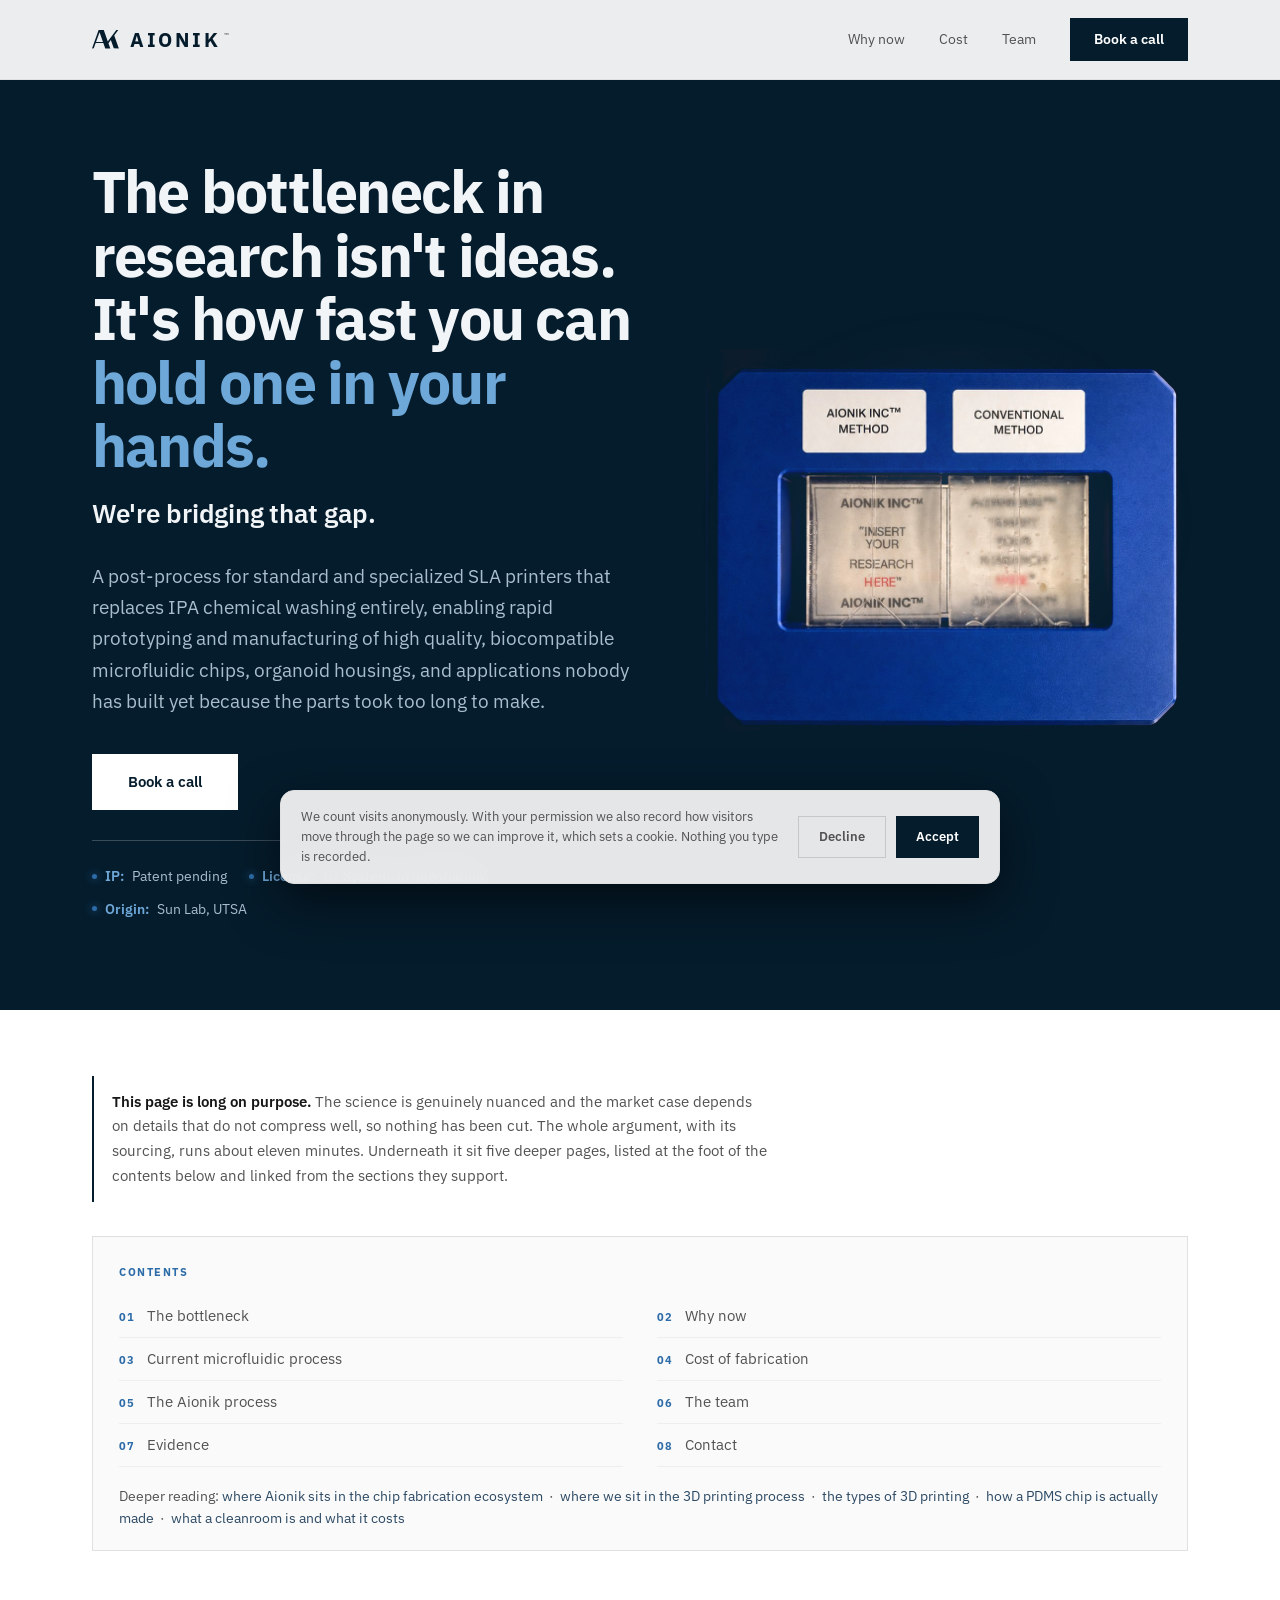
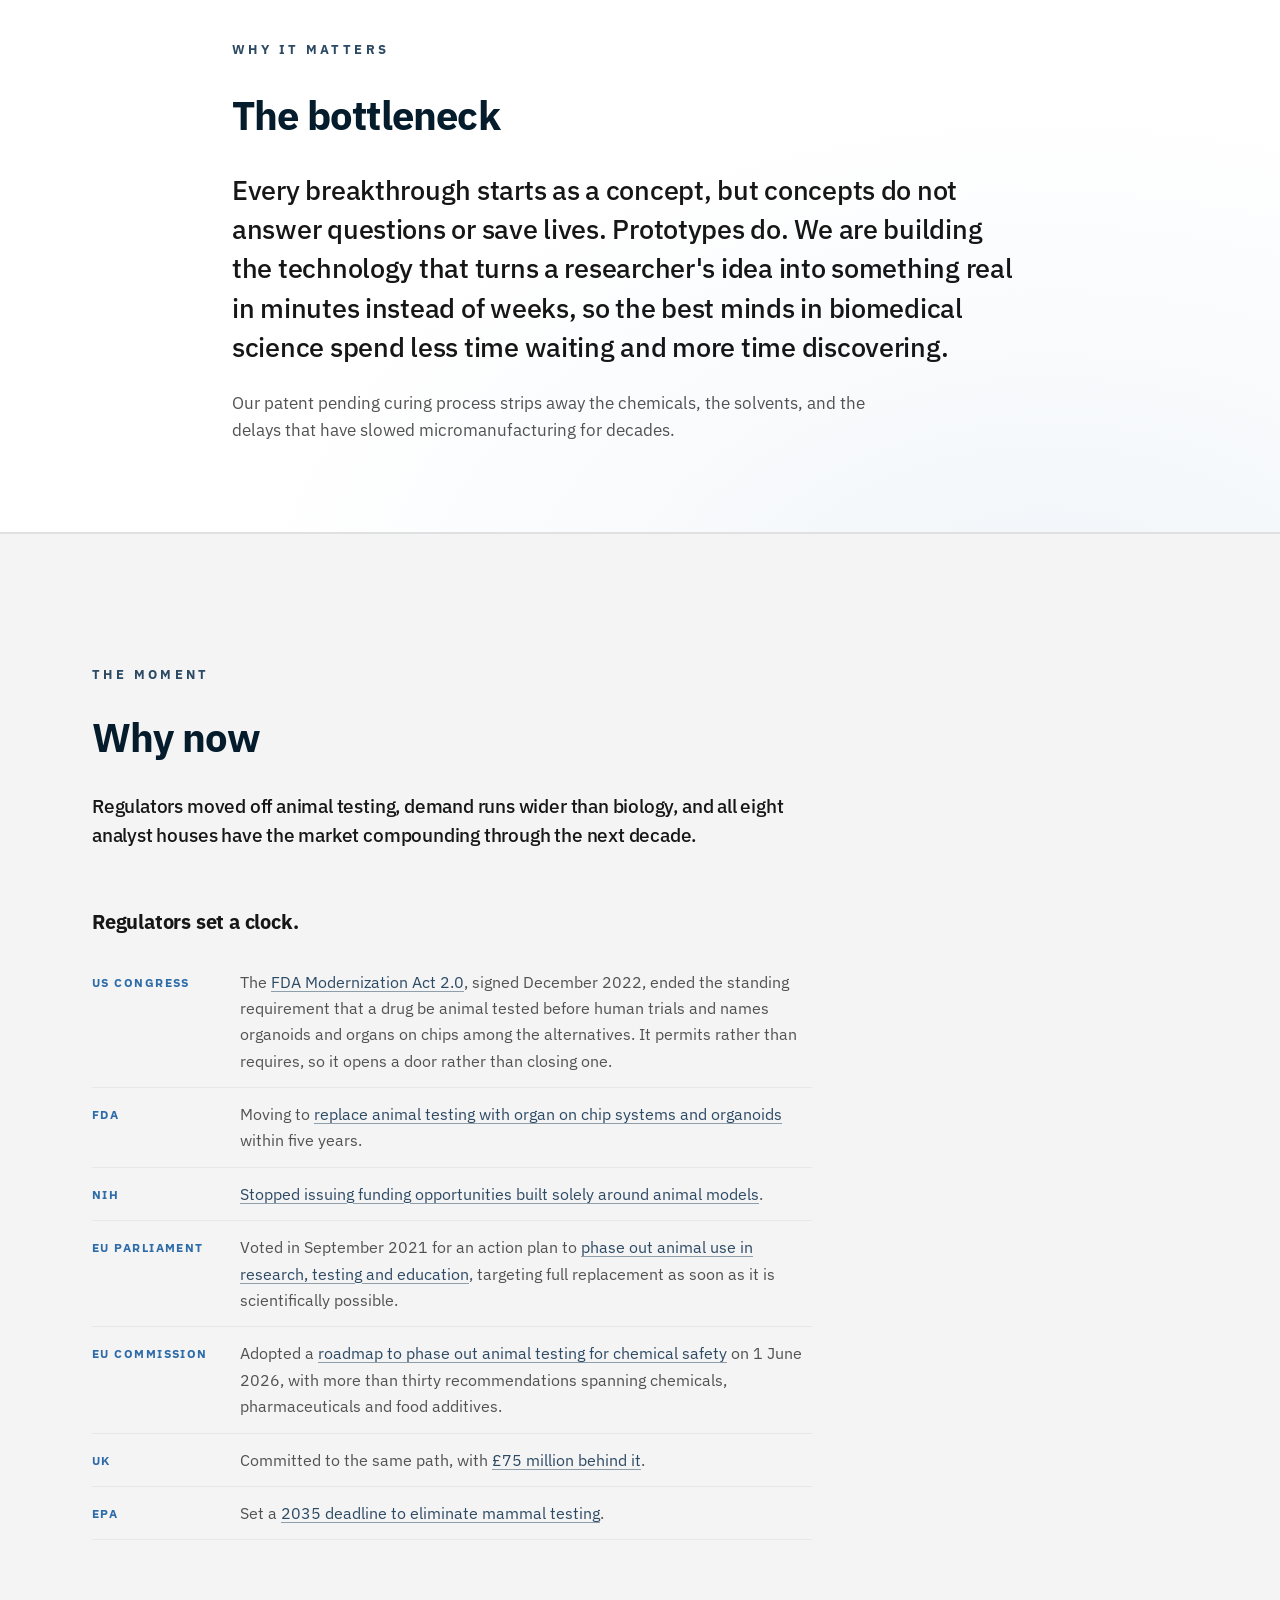
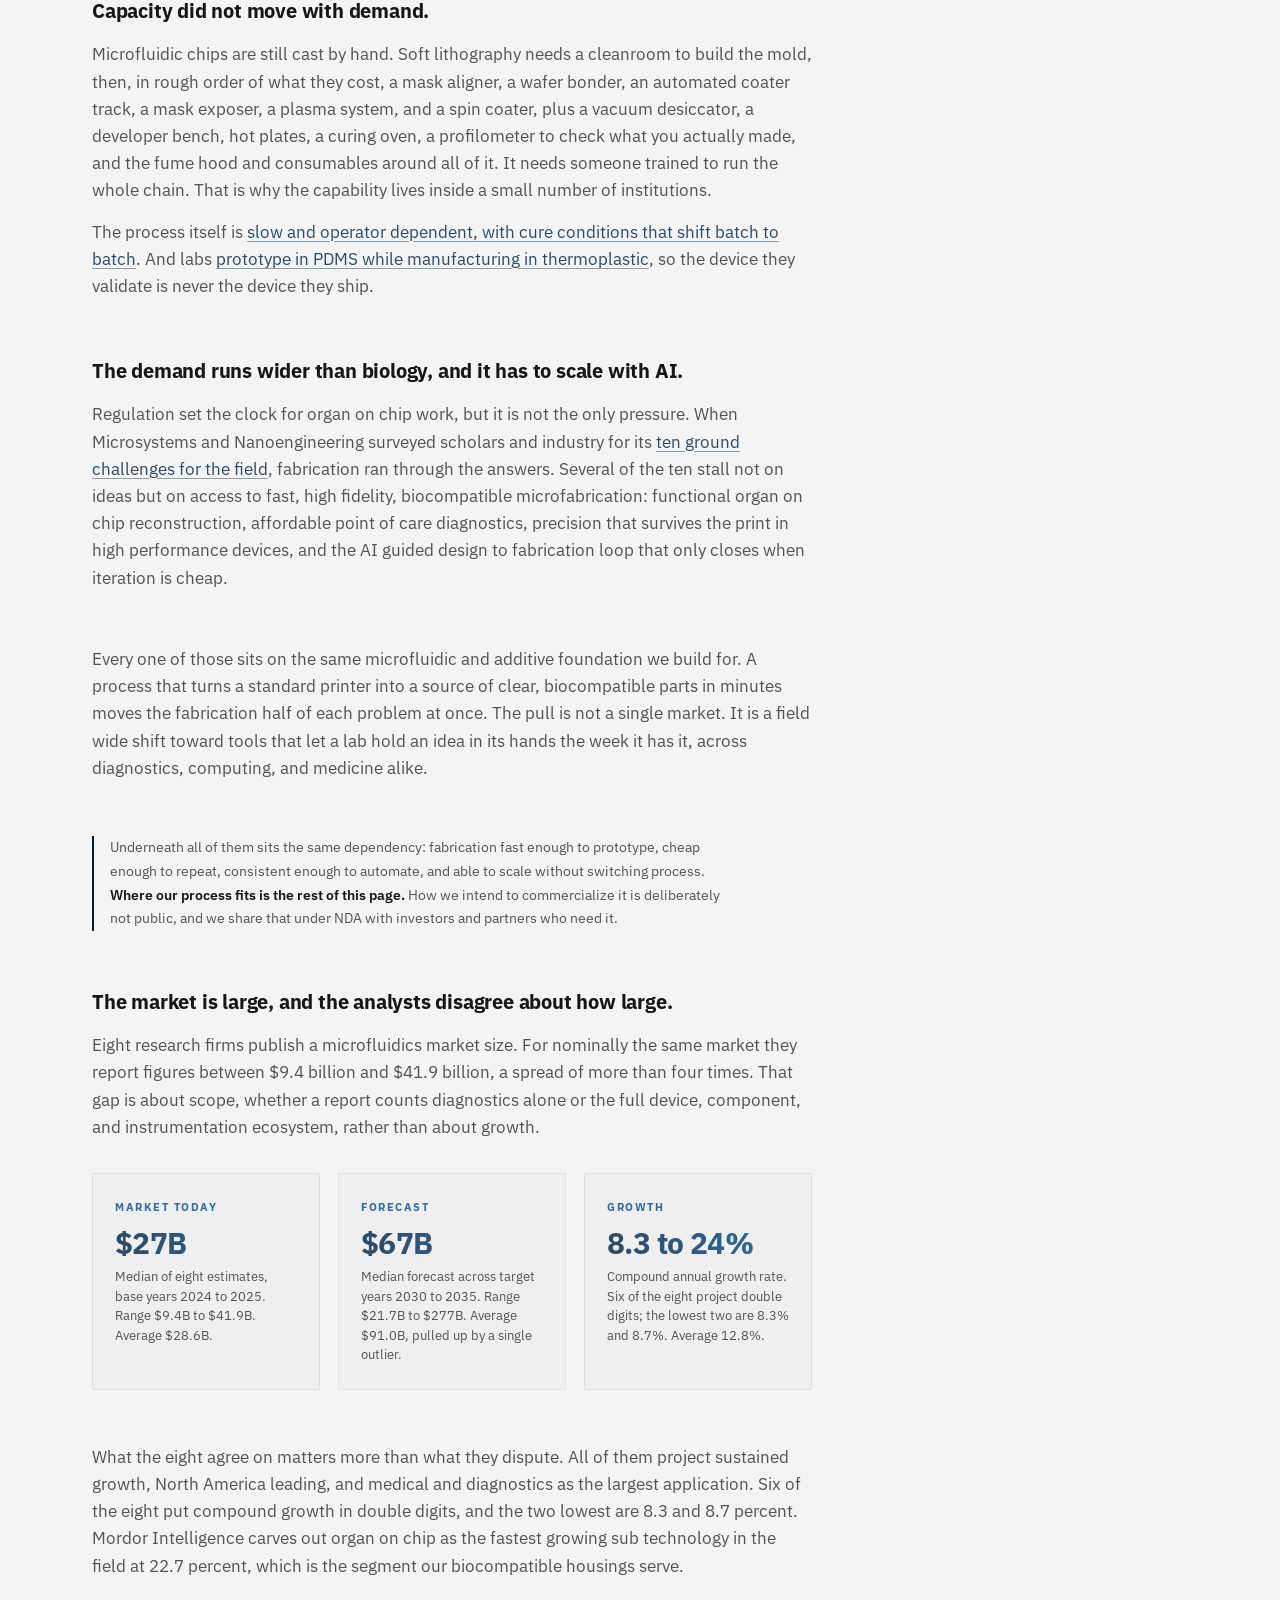
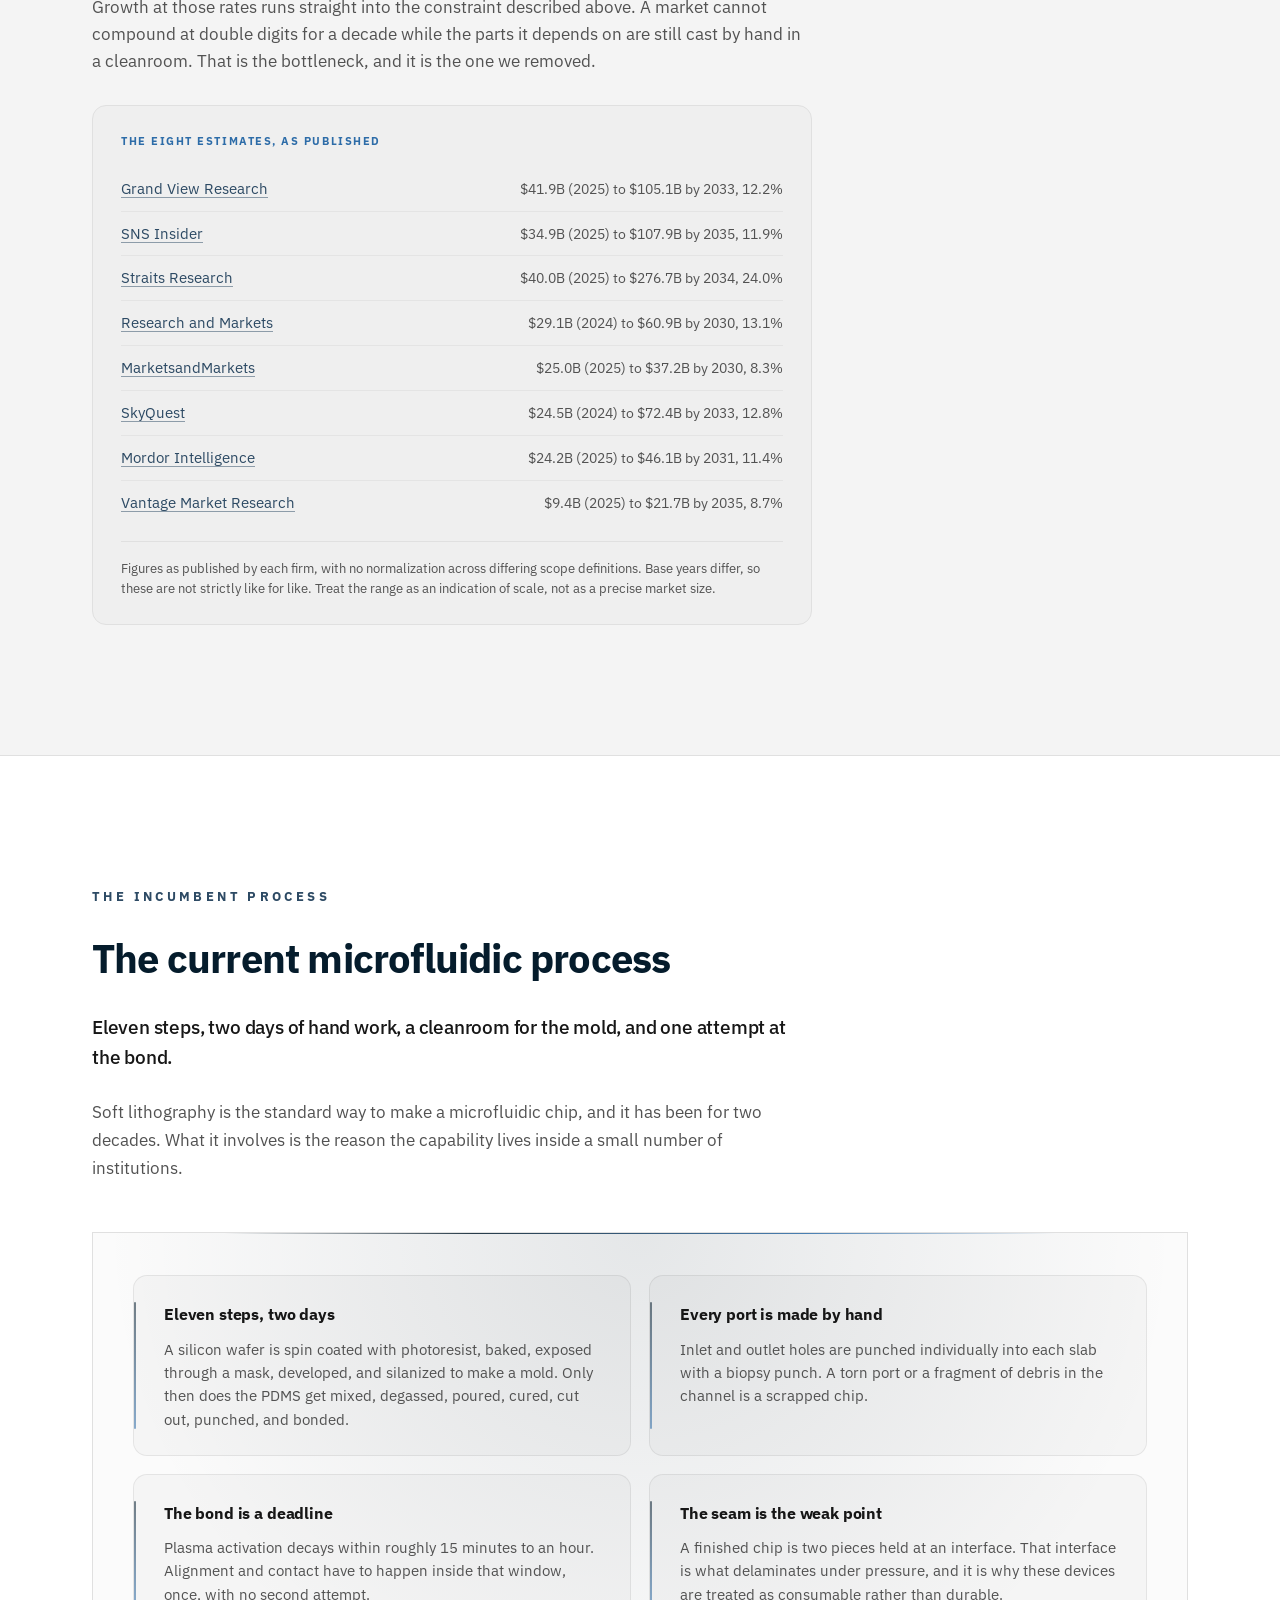
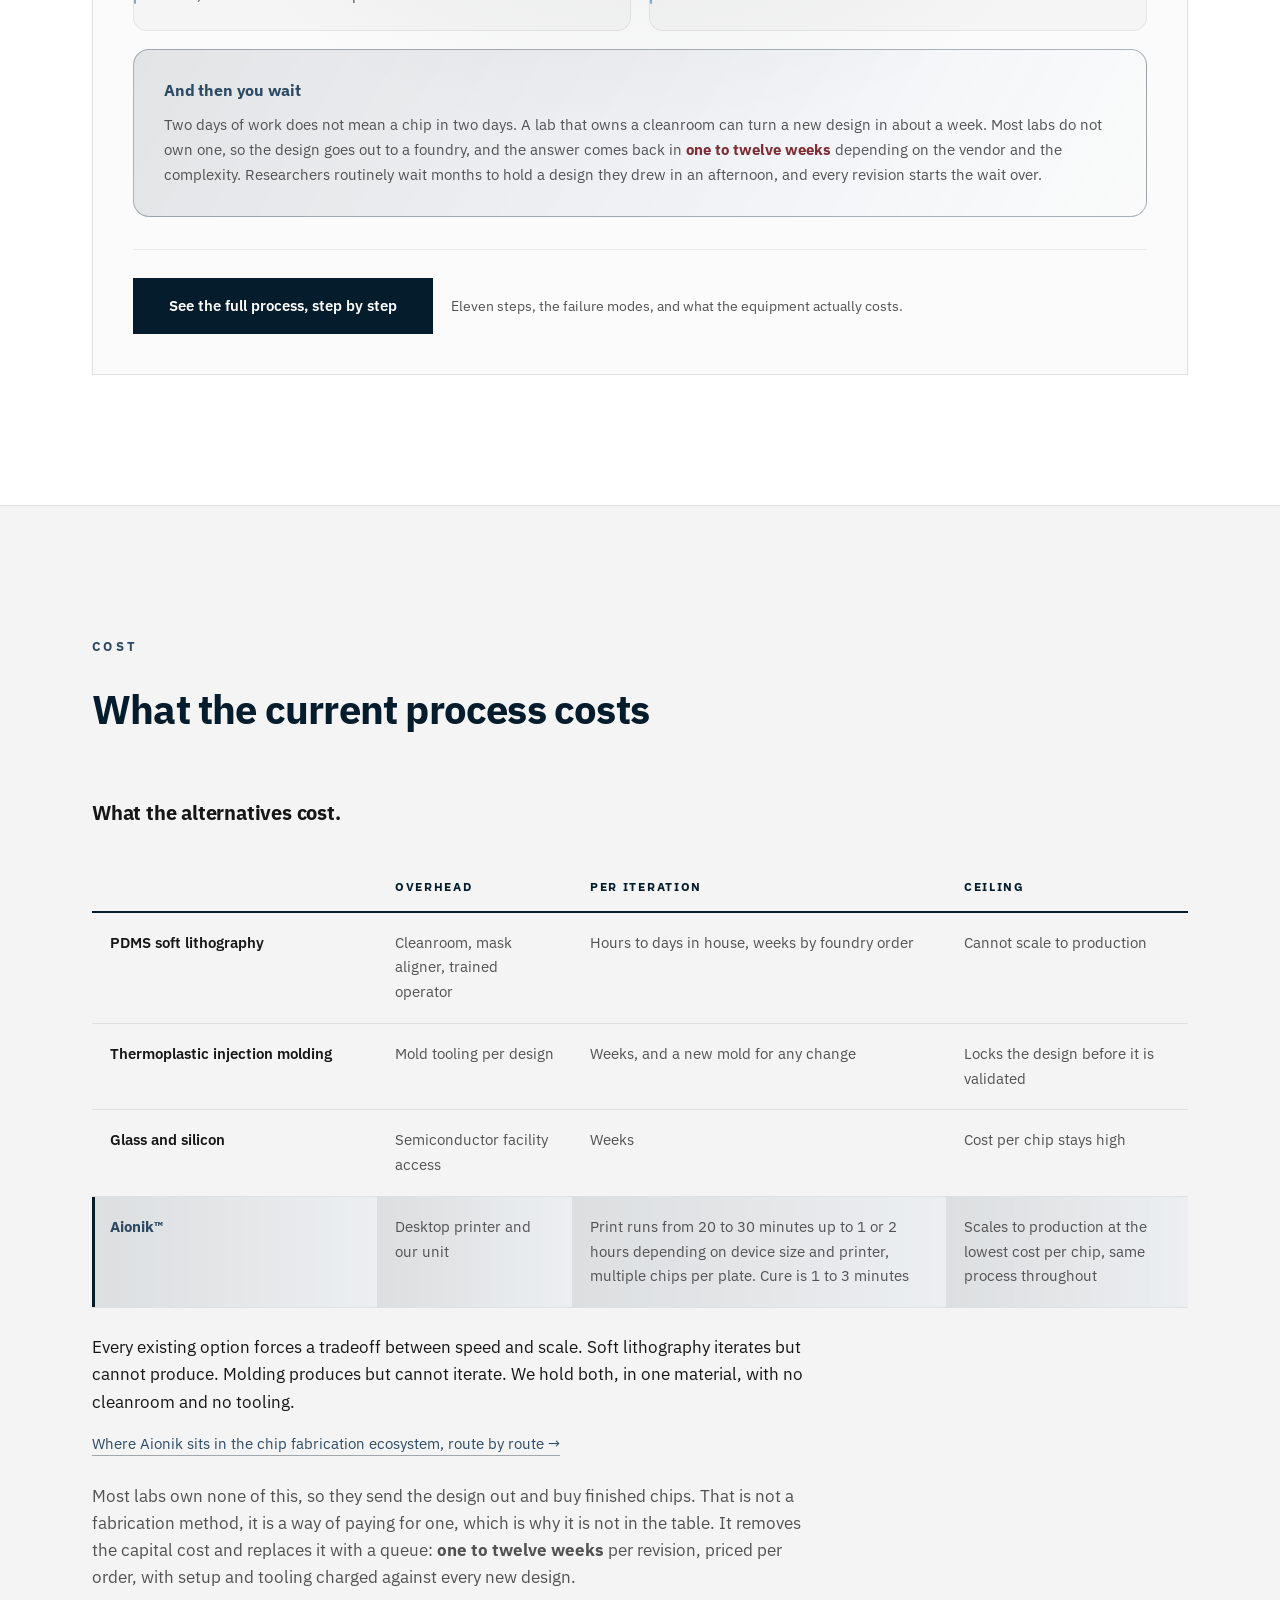
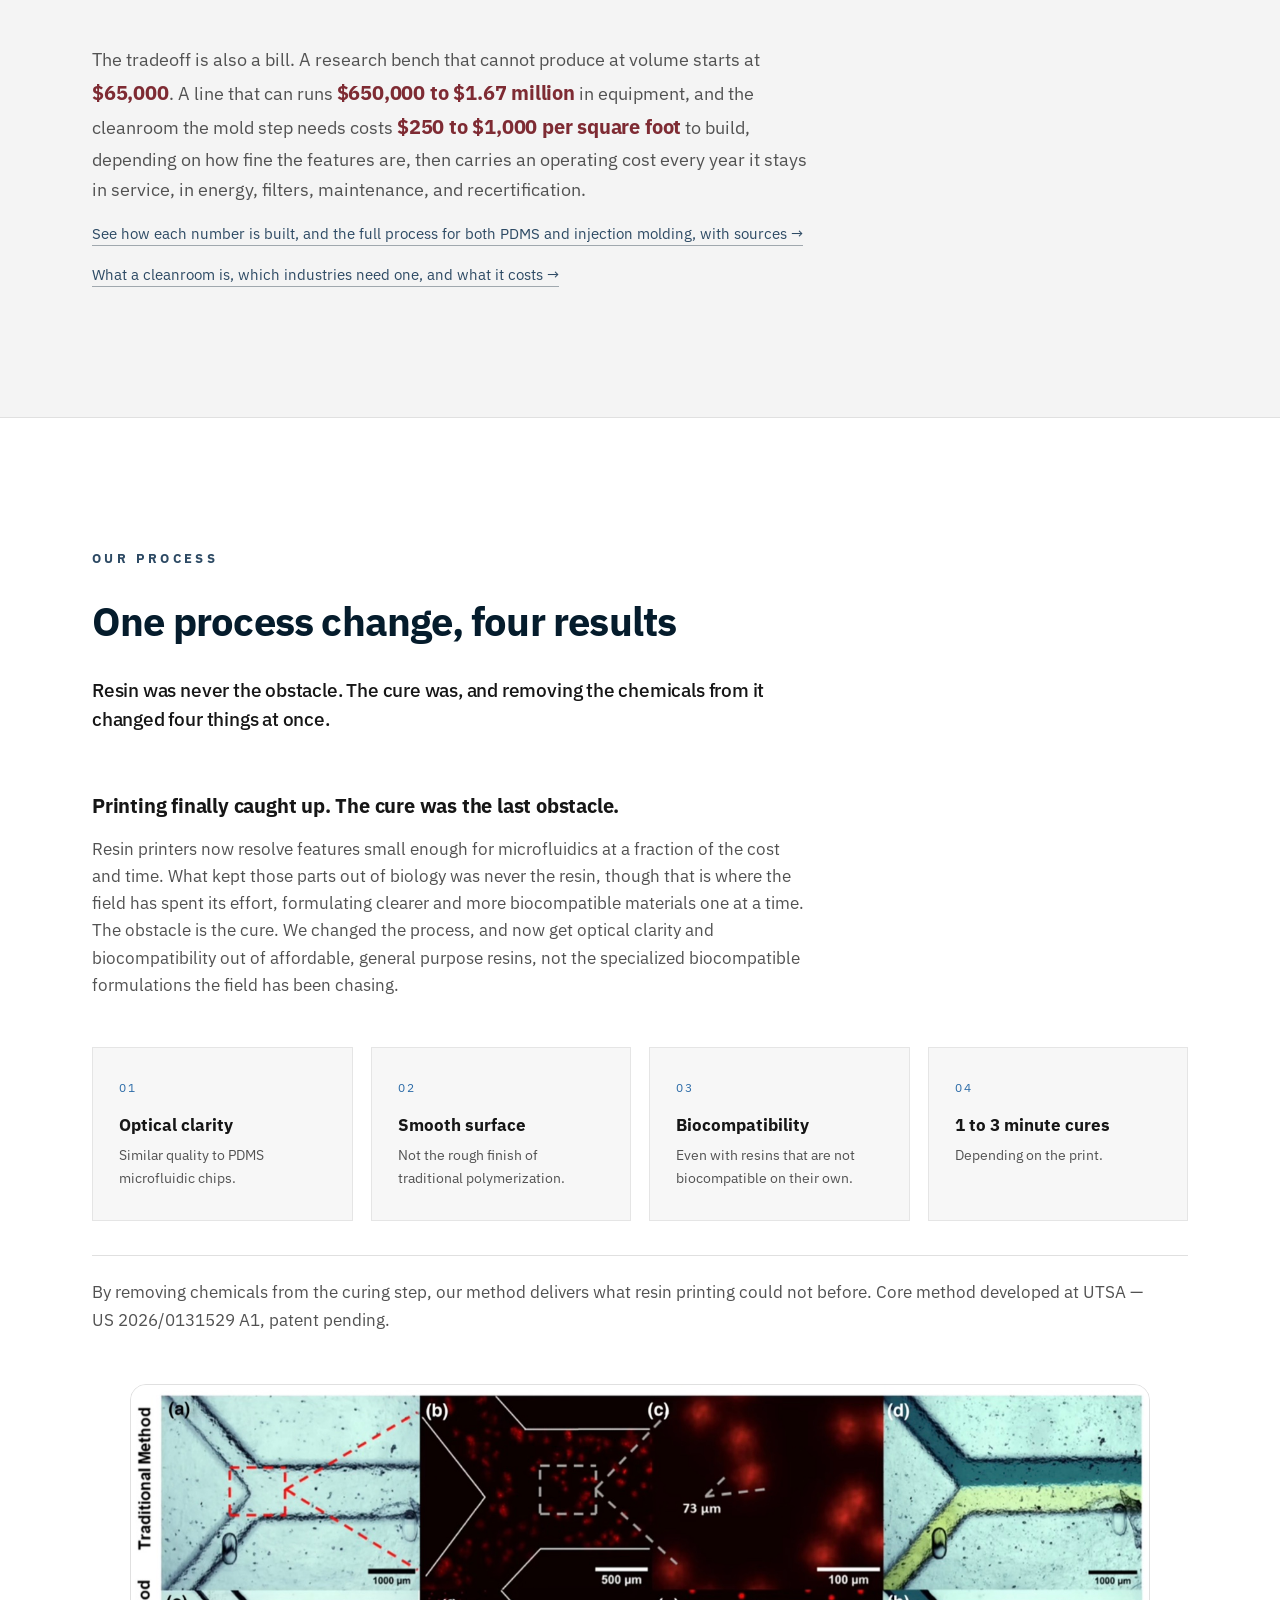
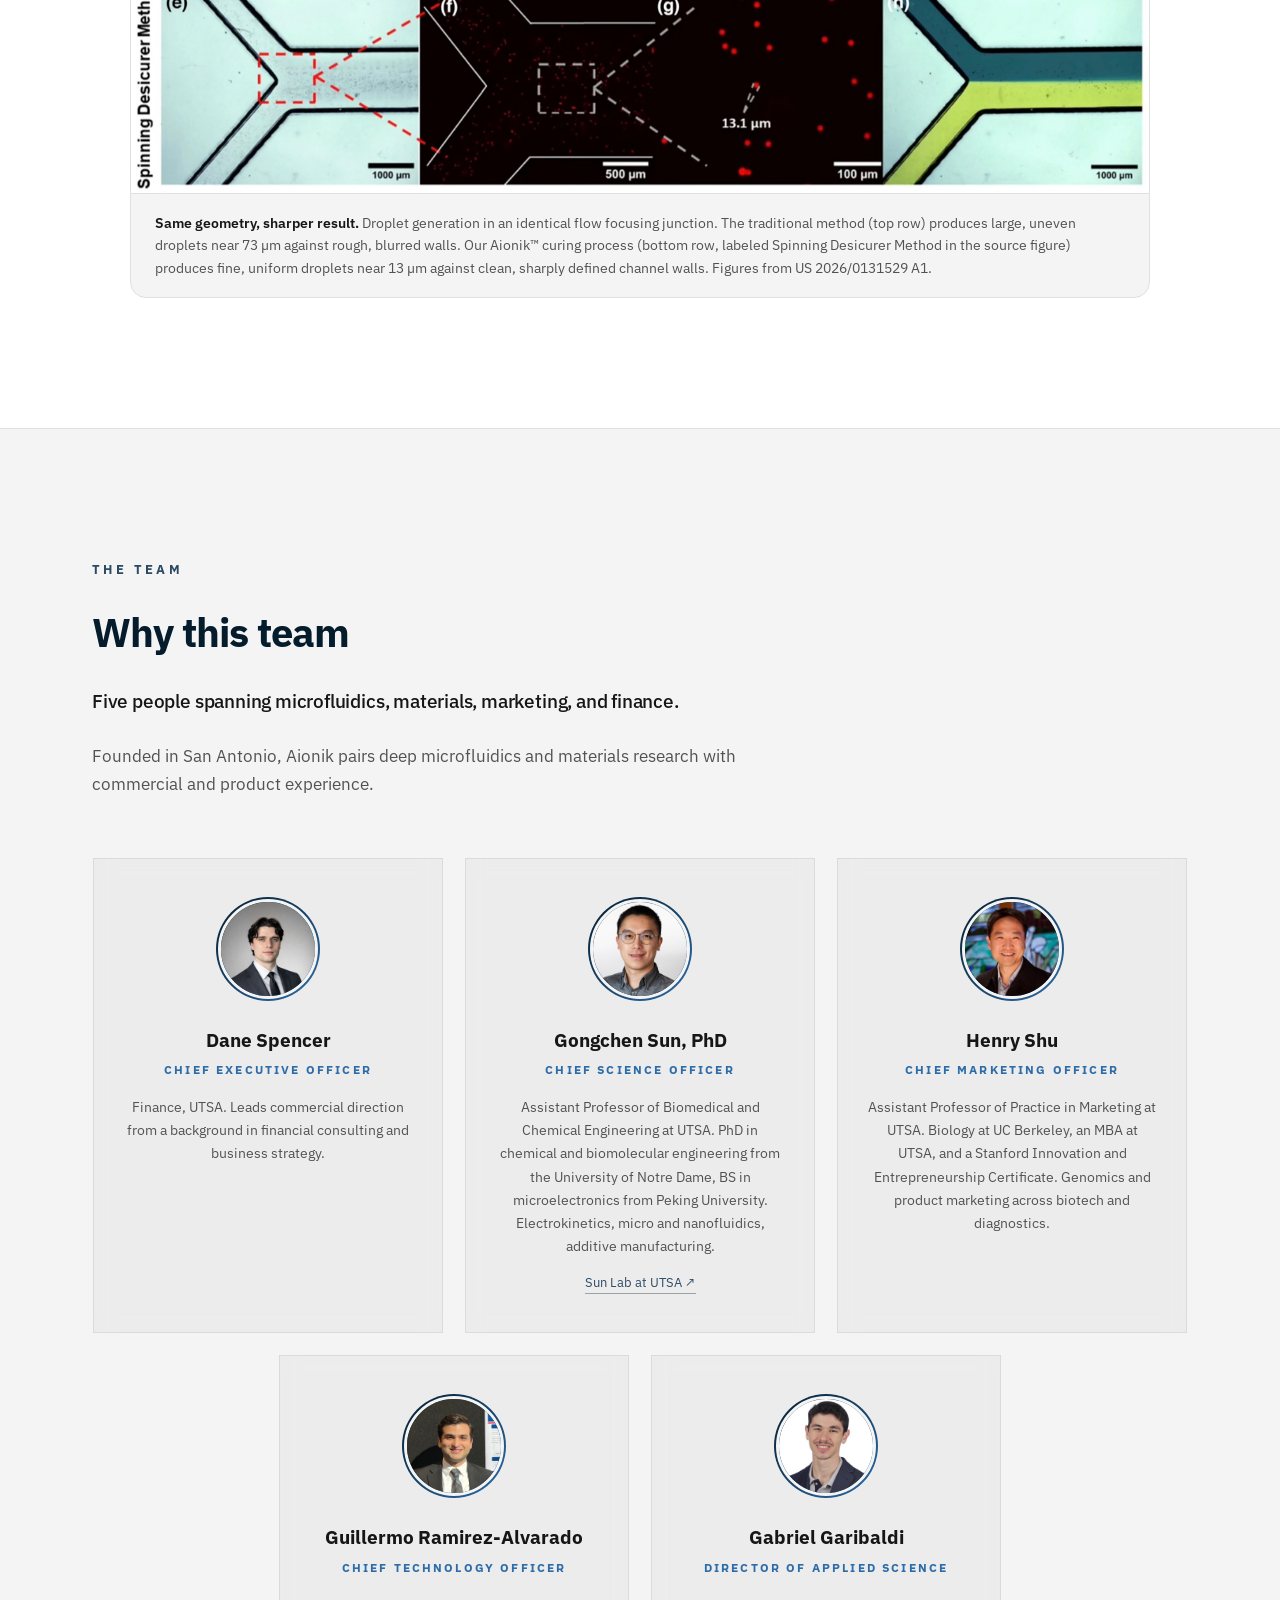
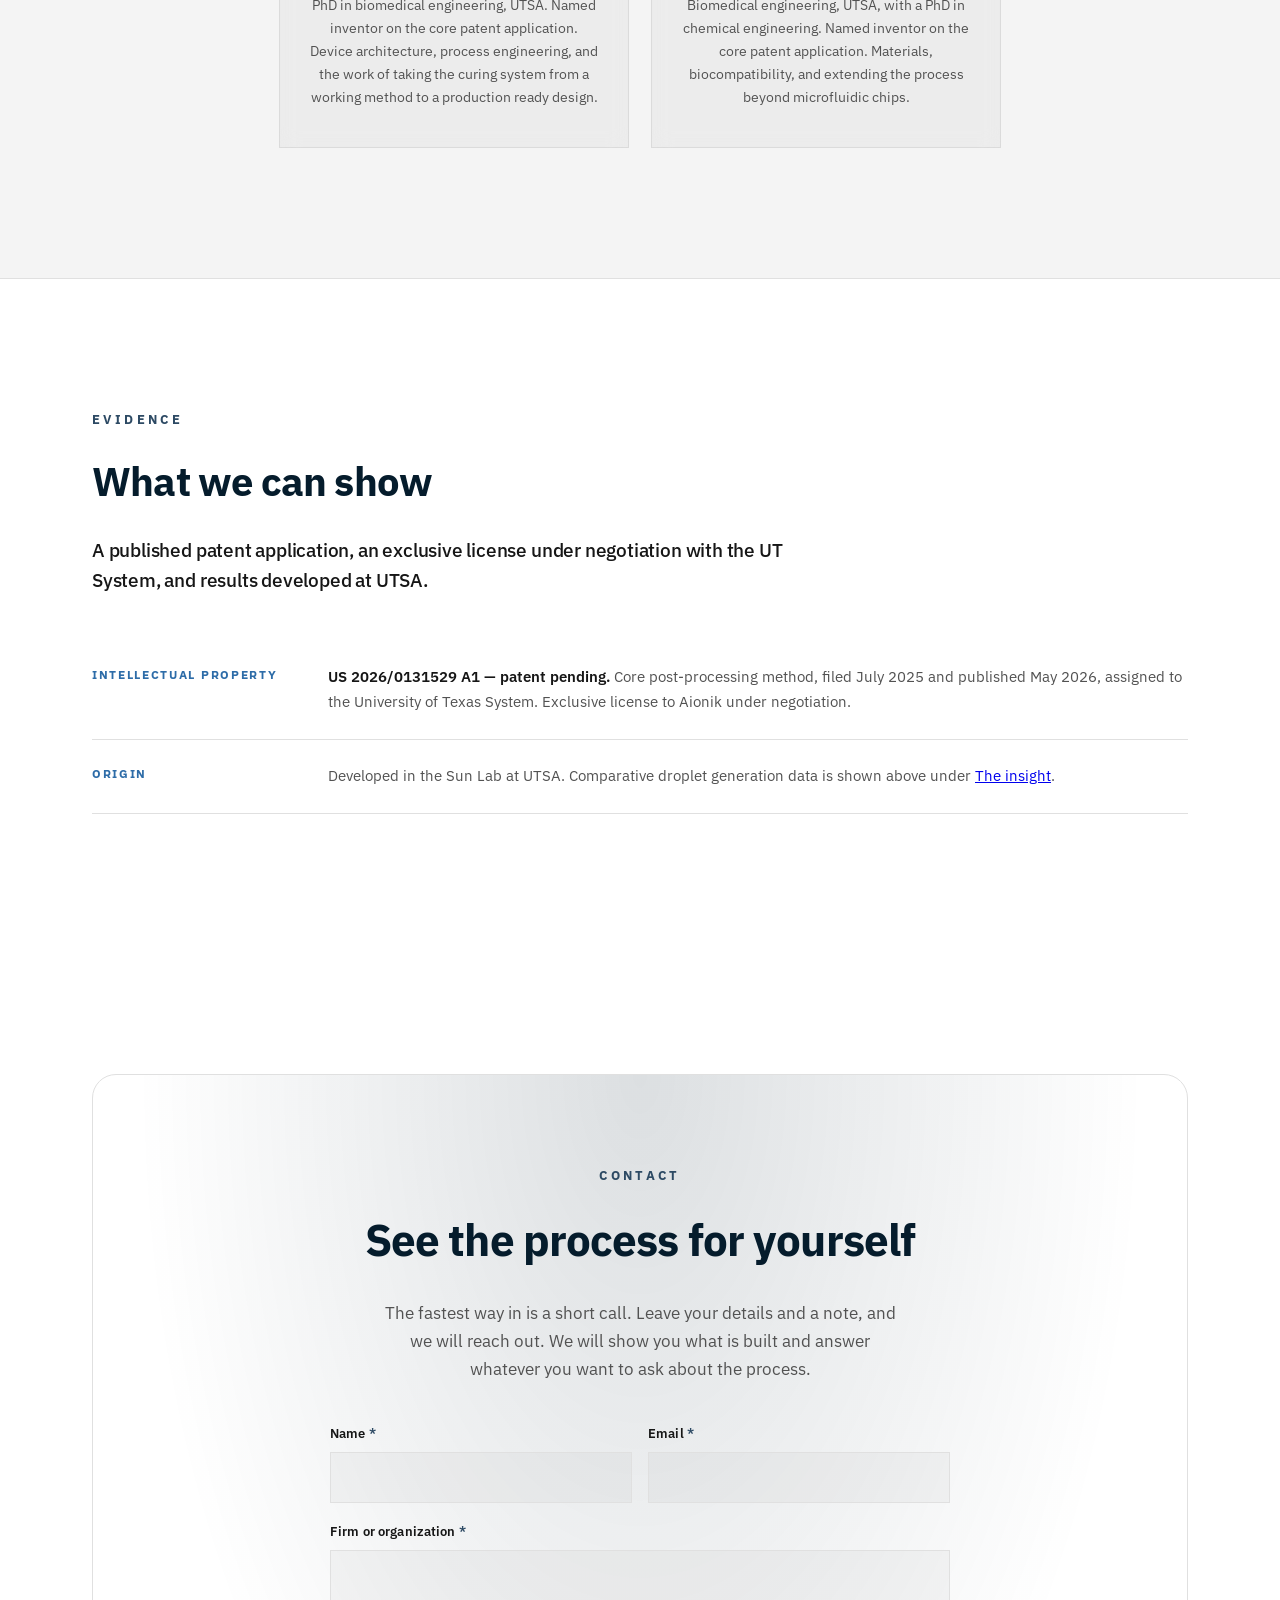
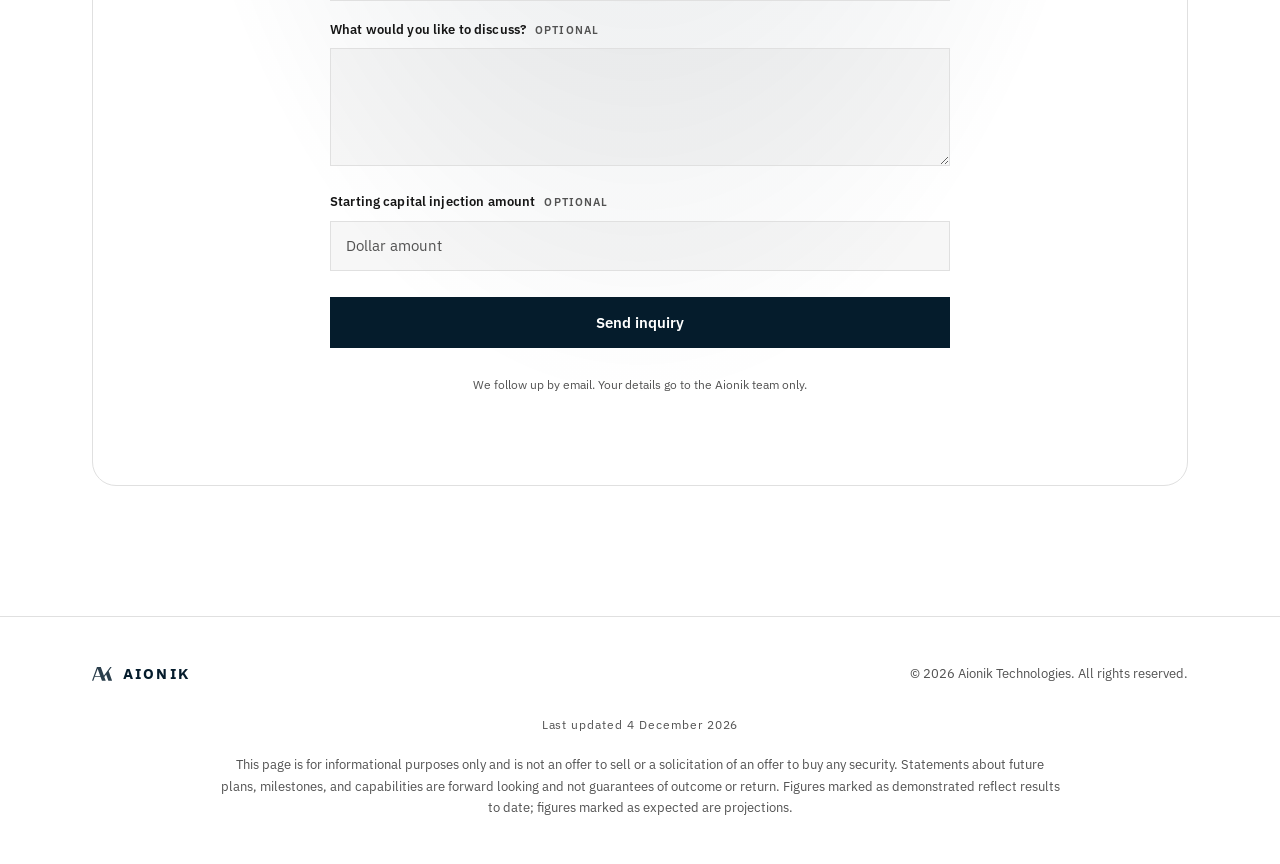
<file: index.html>
<!DOCTYPE html>
<html lang="en">
<head>
<meta charset="UTF-8">
<meta name="viewport" content="width=device-width, initial-scale=1.0">
<meta name="description" content="A patent pending curing process that makes clear, biocompatible microfluidic chips and organoid housings printable on standard SLA hardware.">

<!-- Public as of 29 Aug 2026: this is the only live Aionik page while the main
     site is rebuilt, so it needs to be findable. Was noindex while the page was
     shared by direct link only. -->
<meta name="robots" content="index, follow">

<!-- Open Graph / Twitter — link is forwarded inside firms. TODO: add dedicated 1200x630 preview image. -->
<meta property="og:type" content="website">
<meta property="og:title" content="Aionik — Bridging the gap between research and fabrication">
<meta property="og:description" content="A patent pending curing process that makes optically clear, biocompatible microfluidic chips and organoid housings printable on standard SLA hardware.">
<meta property="og:image" content="https://aioniklabs.com/assets/og-investors.png">
<meta property="og:image:width" content="2400">
<meta property="og:image:height" content="1260">
<meta name="twitter:card" content="summary_large_image">
<meta name="twitter:title" content="Aionik — Bridging the gap between research and fabrication">
<meta name="twitter:description" content="A patent pending curing process that makes optically clear, biocompatible microfluidic chips and organoid housings printable on standard SLA hardware.">
<meta name="twitter:image" content="https://aioniklabs.com/assets/og-investors.png">

<title>Aionik — Bridging the gap between research and fabrication</title>
<link rel="icon" href="assets/favicon.svg" type="image/svg+xml">
<link rel="apple-touch-icon" sizes="180x180" href="assets/apple-touch-icon.png">
<link rel="stylesheet" href="css/styles.css">
<link rel="stylesheet" href="css/investors.css">
<link rel="stylesheet" href="css/layers.css">
<link rel="preconnect" href="https://fonts.googleapis.com">
<link rel="preconnect" href="https://fonts.gstatic.com" crossorigin>
<link rel="stylesheet" href="https://fonts.googleapis.com/css2?family=IBM+Plex+Sans:wght@300;400;500;600;700&display=swap">
<link rel="stylesheet" href="css/theme.css">
</head>

<body>

<nav>
  <div class="nav-inner">
    <span class="logo"><svg class="logo-mark" viewBox="0 0 100 68.48" aria-hidden="true" focusable="false"><path fill="#051C2C" fill-rule="evenodd" d="M24.68,0.00 L43.81,0.00 L58.87,42.52 L61.45,39.35 L90.58,0.10 L97.82,0.00 L84.04,18.43 L82.85,20.32 L100.00,68.48 L81.27,68.38 L70.17,37.26 L61.25,49.06 L68.19,68.48 L49.45,68.48 L42.12,48.07 L13.68,48.46 L6.54,68.38 L0.00,68.48 Z M28.15,8.82 L14.97,45.00 L40.93,44.60 Z"/></svg><span class="logo-word">AION<span>IK</span><sup class="tm">&trade;</sup></span></span>
    <div class="nav-links">
      <a href="#why-now">Why now</a>
      <a href="#cost">Cost</a>
      <a href="#team">Team</a>
      <a href="#book" class="nav-cta" data-cta="book-call-nav">Book a call</a>
    </div>
    <button class="nav-toggle" aria-label="Menu">☰</button>
  </div>
</nav>

<!-- ============ HERO ============ -->
<header class="inv-hero">
  <div class="container inv-hero-split">
    <div class="hero-content">
      <h1>The bottleneck in research isn't ideas.<br>It's how fast you can <span class="grad">hold one in your hands.</span></h1>
      <p class="hero-tag">We're bridging that gap.</p>
      <p class="positioning">A post-process for standard and specialized SLA printers that replaces IPA chemical washing entirely, enabling rapid prototyping and manufacturing of high quality, biocompatible microfluidic chips, organoid housings, and applications nobody has built yet because the parts took too long to make.</p>
      <div class="btn-row">
        <a href="#book" class="btn btn-primary" data-cta="book-call-hero">Book a call</a>
      </div>
      <!-- Round status (stage / target / instrument) was removed on 29 Aug 2026:
           Aionik is not raising, so those fields have no honest values. The strip
           now carries verifiable facts instead. Restore the round fields here if
           and when a round opens. -->
      <div class="round-status">
        <span class="rs-item"><b>IP:</b> Patent pending</span>
        <span class="rs-item"><b>License:</b> UT System, in negotiation</span>
        <span class="rs-item"><b>Origin:</b> Sun Lab, UTSA</span>
      </div>
    </div>

    <div class="hero-visual">
      <figure class="hero-photo">
        <div class="stage-glow" aria-hidden="true"></div>
        <img class="stage-img" src="assets/hero-device.jpg" alt="Side-by-side comparison of two microfluidic chips: the Aionik Inc. method produces an optically clear chip, while the conventional method result is hazy and distorted." width="970" height="768" loading="eager">
        <div class="stage-horizon" aria-hidden="true"></div>
        <div class="stage-floor" aria-hidden="true">
          <img class="stage-reflection" src="assets/hero-device.jpg" alt="" width="970" height="768" loading="lazy">
        </div>
      </figure>
    </div>
  </div>
</header>


<!-- ============ CONTENTS ============ -->
<!-- One document at one depth. The Brief and Full reading modes were removed on
     9 Sep 2026; everything that was Full only now simply shows. -->
<section class="readbar">
  <div class="container">
    <p class="readnote"><strong>This page is long on purpose.</strong> The science is genuinely nuanced and the market case depends on details that do not compress well, so nothing has been cut. The whole argument, with its sourcing, runs about eleven minutes. Underneath it sit five deeper pages, listed at the foot of the contents below and linked from the sections they support.</p>
    <div class="toc" role="navigation" aria-label="Contents">
      <div class="toc-h">Contents</div>
      <div class="toc-grid">
        <a href="#bottleneck"><span class="n">01</span>The bottleneck</a>
        <a href="#why-now"><span class="n">02</span>Why now</a>
        <a href="#process"><span class="n">03</span>Current microfluidic process</a>
        <a href="#cost"><span class="n">04</span>Cost of fabrication</a>
        <a href="#insight"><span class="n">05</span>The Aionik process</a>
        <a href="#team"><span class="n">06</span>The team</a>
        <a href="#evidence"><span class="n">07</span>Evidence</a>
        <a href="#book"><span class="n">08</span>Contact</a>
      </div>
      <p class="toc-deep">Deeper reading: <a href="ecosystem.html">where Aionik sits in the chip fabrication ecosystem</a> &nbsp;&middot;&nbsp; <a href="printing.html">where we sit in the 3D printing process</a> &nbsp;&middot;&nbsp; <a href="printing-types.html">the types of 3D printing</a> &nbsp;&middot;&nbsp; <a href="pdms.html">how a PDMS chip is actually made</a> &nbsp;&middot;&nbsp; <a href="cleanrooms.html">what a cleanroom is and what it costs</a></p>
    </div>
  </div>
</section>


<!-- ============ THE BOTTLENECK ============ -->
<section id="bottleneck" class="mission">
  <div class="container">
    <div class="kicker reveal">Why it matters</div>
    <h2 class="reveal">The bottleneck</h2>
      <p class="mission-lead reveal">Every breakthrough starts as a concept, but concepts do not answer questions or save lives. Prototypes do. We are building the technology that turns a researcher's idea into something real in minutes instead of weeks, so the best minds in biomedical science spend less time waiting and more time discovering.</p>
      <p class="mission-sub reveal">Our patent pending curing process strips away the chemicals, the solvents, and the delays that have slowed micromanufacturing for decades.</p>
  </div>
</section>


<!-- ============ WHY NOW ============ -->
<section id="why-now" class="whynow team-section">
  <div class="container">
    <div class="kicker reveal">The moment</div>
    <h2 class="reveal">Why now</h2>
    <p class="claim reveal">Regulators moved off animal testing, demand runs wider than biology, and all eight analyst houses have the market compounding through the next decade.</p>
      <div class="wn-block reveal prose">
<p class="wn-lead">Regulators set a clock.</p>
      <ul class="src-list">
        <li><span class="who">US Congress</span><span>The <a href="https://pmc.ncbi.nlm.nih.gov/articles/PMC10617761/" target="_blank" rel="noopener noreferrer">FDA Modernization Act 2.0</a>, signed December 2022, ended the standing requirement that a drug be animal tested before human trials and names organoids and organs on chips among the alternatives. It permits rather than requires, so it opens a door rather than closing one.</span></li>
        <li><span class="who">FDA</span><span>Moving to <a href="https://www.fda.gov/news-events/press-announcements/fda-announces-plan-phase-out-animal-testing-requirement-monoclonal-antibodies-and-other-drugs" target="_blank" rel="noopener noreferrer">replace animal testing with organ on chip systems and organoids</a> within five years.</span></li>
        <li><span class="who">NIH</span><span><a href="https://grants.nih.gov/news-events/nih-extramural-nexus-news/2025/07/how-does-the-nih-initiative-to-prioritize-human-based-research-affect-research-proposing-the-use-of-laboratory-animals" target="_blank" rel="noopener noreferrer">Stopped issuing funding opportunities built solely around animal models</a>.</span></li>
        <li><span class="who">EU Parliament</span><span>Voted in September 2021 for an action plan to <a href="https://pmc.ncbi.nlm.nih.gov/articles/PMC8997151/" target="_blank" rel="noopener noreferrer">phase out animal use in research, testing and education</a>, targeting full replacement as soon as it is scientifically possible.</span></li>
        <li><span class="who">EU Commission</span><span>Adopted a <a href="https://single-market-economy.ec.europa.eu/sectors/chemicals/reach/roadmap-towards-phasing-out-animal-testing_en" target="_blank" rel="noopener noreferrer">roadmap to phase out animal testing for chemical safety</a> on 1 June 2026, with more than thirty recommendations spanning chemicals, pharmaceuticals and food additives.</span></li>
        <li><span class="who">UK</span><span>Committed to the same path, with <a href="https://www.gov.uk/government/news/animal-testing-to-be-phased-out-faster-as-uk-unveils-roadmap-for-alternative-methods" target="_blank" rel="noopener noreferrer">£75 million behind it</a>.</span></li>
        <li><span class="who">EPA</span><span>Set a <a href="https://www.epa.gov/newsreleases/icymi-administrator-zeldin-gets-epa-back-track-eliminate-animal-testing-after-biden" target="_blank" rel="noopener noreferrer">2035 deadline to eliminate mammal testing</a>.</span></li>
      </ul>
    
      </div>
      <div class="wn-block reveal prose">
<p class="wn-lead">Capacity did not move with demand.</p>
      <p class="wn-para">Microfluidic chips are still cast by hand. Soft lithography needs a cleanroom to build the mold, then, in rough order of what they cost, a mask aligner, a wafer bonder, an automated coater track, a mask exposer, a plasma system, and a spin coater, plus a vacuum desiccator, a developer bench, hot plates, a curing oven, a profilometer to check what you actually made, and the fume hood and consumables around all of it. It needs someone trained to run the whole chain. That is why the capability lives inside a small number of institutions.</p>
      <p class="wn-para">The process itself is <a href="https://www.nature.com/articles/s41598-025-16863-z" target="_blank" rel="noopener noreferrer">slow and operator dependent, with cure conditions that shift batch to batch</a>. And labs <a href="https://pubmed.ncbi.nlm.nih.gov/39687794/" target="_blank" rel="noopener noreferrer">prototype in PDMS while manufacturing in thermoplastic</a>, so the device they validate is never the device they ship.</p>
      </div>
      <div class="wn-block reveal prose">
        <p class="wn-lead">The demand runs wider than biology, and it has to scale with AI.</p>
        <p class="wn-para">Regulation set the clock for organ on chip work, but it is not the only pressure. When Microsystems and Nanoengineering surveyed scholars and industry for its <a href="https://www.nature.com/articles/s41378-025-01153-5" target="_blank" rel="noopener noreferrer">ten ground challenges for the field</a>, fabrication ran through the answers. Several of the ten stall not on ideas but on access to fast, high fidelity, biocompatible microfabrication: functional organ on chip reconstruction, affordable point of care diagnostics, precision that survives the print in high performance devices, and the AI guided design to fabrication loop that only closes when iteration is cheap.</p>
      </div>
      <div class="wn-block reveal prose">
        <p class="wn-para">Every one of those sits on the same microfluidic and additive foundation we build for. A process that turns a standard printer into a source of clear, biocompatible parts in minutes moves the fabrication half of each problem at once. The pull is not a single market. It is a field wide shift toward tools that let a lab hold an idea in its hands the week it has it, across diagnostics, computing, and medicine alike.</p>
      </div>
      <div class="wn-block reveal prose">
        <p class="quiet-note">Underneath all of them sits the same dependency: fabrication fast enough to prototype, cheap enough to repeat, consistent enough to automate, and able to scale without switching process. <b>Where our process fits is the rest of this page.</b> How we intend to commercialize it is deliberately not public, and we share that under NDA with investors and partners who need it.</p>
      </div>
      <div class="wn-block reveal prose">
        <p class="wn-lead">The market is large, and the analysts disagree about how large.</p>
        <p class="wn-para">Eight research firms publish a microfluidics market size. For nominally the same market they report figures between $9.4 billion and $41.9 billion, a spread of more than four times. That gap is about scope, whether a report counts diagnostics alone or the full device, component, and instrumentation ecosystem, rather than about growth.</p>
        <div class="mkt-stats">
        <div class="mkt-stat">
          <div class="mkt-k">Market today</div>
          <div class="mkt-v">$27B</div>
          <div class="mkt-sub">Median of eight estimates, base years 2024 to 2025. Range $9.4B to $41.9B. Average $28.6B.</div>
        </div>
        <div class="mkt-stat">
          <div class="mkt-k">Forecast</div>
          <div class="mkt-v">$67B</div>
          <div class="mkt-sub">Median forecast across target years 2030 to 2035. Range $21.7B to $277B. Average $91.0B, pulled up by a single outlier.</div>
        </div>
        <div class="mkt-stat">
          <div class="mkt-k">Growth</div>
          <div class="mkt-v">8.3 to 24%</div>
          <div class="mkt-sub">Compound annual growth rate. Six of the eight project double digits; the lowest two are 8.3% and 8.7%. Average 12.8%.</div>
        </div>
      </div>
      </div>
      <div class="wn-block reveal prose">
        <p class="wn-para">What the eight agree on matters more than what they dispute. All of them project sustained growth, North America leading, and medical and diagnostics as the largest application. Six of the eight put compound growth in double digits, and the two lowest are 8.3 and 8.7 percent. Mordor Intelligence carves out organ on chip as the fastest growing sub technology in the field at 22.7 percent, which is the segment our biocompatible housings serve.</p>
        <p class="wn-para">Growth at those rates runs straight into the constraint described above. A market cannot compound at double digits for a decade while the parts it depends on are still cast by hand in a cleanroom. That is the bottleneck, and it is the one we removed.</p>
        <div class="mkt-sources">
        <div class="mkt-src-title">The eight estimates, as published</div>
        <ul>
          <li><a href="https://www.grandviewresearch.com/industry-analysis/microfluidics-market" target="_blank" rel="noopener noreferrer">Grand View Research</a><span>$41.9B (2025) to $105.1B by 2033, 12.2%</span></li>
          <li><a href="https://www.snsinsider.com/reports/microfluidics-market-3848" target="_blank" rel="noopener noreferrer">SNS Insider</a><span>$34.9B (2025) to $107.9B by 2035, 11.9%</span></li>
          <li><a href="https://straitsresearch.com/report/microfluidics-market" target="_blank" rel="noopener noreferrer">Straits Research</a><span>$40.0B (2025) to $276.7B by 2034, 24.0%</span></li>
          <li><a href="https://www.globenewswire.com/news-release/2025/12/01/3197199/0/en/Microfluidics-Forecast-Report-2025-A-60-Billion-Market-by-2030-Driven-by-Demand-for-Miniaturized-Point-of-Care-Diagnostics-and-Advancements-in-High-Throughput-Biomedical-Research.html" target="_blank" rel="noopener noreferrer">Research and Markets</a><span>$29.1B (2024) to $60.9B by 2030, 13.1%</span></li>
          <li><a href="https://www.marketsandmarkets.com/Market-Reports/microfluidics-market-1305.html" target="_blank" rel="noopener noreferrer">MarketsandMarkets</a><span>$25.0B (2025) to $37.2B by 2030, 8.3%</span></li>
          <li><a href="https://www.skyquestt.com/report/microfluidics-market" target="_blank" rel="noopener noreferrer">SkyQuest</a><span>$24.5B (2024) to $72.4B by 2033, 12.8%</span></li>
          <li><a href="https://www.mordorintelligence.com/industry-reports/microfluidics-market" target="_blank" rel="noopener noreferrer">Mordor Intelligence</a><span>$24.2B (2025) to $46.1B by 2031, 11.4%</span></li>
          <li><a href="https://www.vantagemarketresearch.com/microfluidics-market" target="_blank" rel="noopener noreferrer">Vantage Market Research</a><span>$9.4B (2025) to $21.7B by 2035, 8.7%</span></li>
        </ul>
        <p class="mkt-note">Figures as published by each firm, with no normalization across differing scope definitions. Base years differ, so these are not strictly like for like. Treat the range as an indication of scale, not as a precise market size.</p>
      </div>
      </div>
  </div>
</section>


<!-- ============ HOW CHIPS ARE MADE TODAY ============ -->
<section id="process">
  <div class="container">
    <div class="kicker reveal">The incumbent process</div>
    <h2 class="reveal">The current microfluidic process</h2>
    <p class="claim reveal">Eleven steps, two days of hand work, a cleanroom for the mold, and one attempt at the bond.</p>
    <p class="lead muted reveal">Soft lithography is the standard way to make a microfluidic chip, and it has been for two decades. What it involves is the reason the capability lives inside a small number of institutions.</p>
      <div class="pdms-summary reveal">
<div class="pdms-sum-grid">
        <div class="pdms-sum">
          <div class="pdms-sum-k">Eleven steps, two days</div>
          <p>A silicon wafer is spin coated with photoresist, baked, exposed through a mask, developed, and silanized to make a mold. Only then does the PDMS get mixed, degassed, poured, cured, cut out, punched, and bonded.</p>
        </div>
        <div class="pdms-sum">
          <div class="pdms-sum-k">Every port is made by hand</div>
          <p>Inlet and outlet holes are punched individually into each slab with a biopsy punch. A torn port or a fragment of debris in the channel is a scrapped chip.</p>
        </div>
        <div class="pdms-sum">
          <div class="pdms-sum-k">The bond is a deadline</div>
          <p>Plasma activation decays within roughly 15 minutes to an hour. Alignment and contact have to happen inside that window, once, with no second attempt.</p>
        </div>
        <div class="pdms-sum">
          <div class="pdms-sum-k">The seam is the weak point</div>
          <p>A finished chip is two pieces held at an interface. That interface is what delaminates under pressure, and it is why these devices are treated as consumable rather than durable.</p>
        </div>
      </div>
<div class="pdms-wait">
        <div class="pdms-wait-k">And then you wait</div>
        <p>Two days of work does not mean a chip in two days. A lab that owns a cleanroom can turn a new design in about a week. Most labs do not own one, so the design goes out to a foundry, and the answer comes back in <b>one to twelve weeks</b> depending on the vendor and the complexity. Researchers routinely wait months to hold a design they drew in an afternoon, and every revision starts the wait over.</p>
      </div>
<div class="pdms-cta-row">
        <a href="pdms.html" class="btn btn-primary pdms-cta" data-cta="pdms-deepdive">See the full process, step by step</a>
        <span class="pdms-cta-note">Eleven steps, the failure modes, and what the equipment actually costs.</span>
      </div>
      </div>
  </div>
</section>


<!-- ============ WHAT THAT COSTS ============ -->
<section id="cost" class="whynow team-section">
  <div class="container">
    <div class="kicker reveal">Cost</div>
    <h2 class="reveal">What the current process costs</h2>
      <div class="wn-block reveal prose" style="max-width:none;">
        <p class="wn-lead">What the alternatives cost.</p>
<div class="cmp-wrap">
        <table class="cmp">
          <thead>
            <tr>
              <th scope="col"></th>
              <th scope="col">Overhead</th>
              <th scope="col">Per iteration</th>
              <th scope="col">Ceiling</th>
            </tr>
          </thead>
          <tbody>
            <tr>
              <th scope="row">PDMS soft lithography</th>
              <td data-label="Overhead">Cleanroom, mask aligner, trained operator</td>
              <td data-label="Per iteration">Hours to days in house, weeks by foundry order</td>
              <td data-label="Ceiling">Cannot scale to production</td>
            </tr>
            <tr>
              <th scope="row">Thermoplastic injection molding</th>
              <td data-label="Overhead">Mold tooling per design</td>
              <td data-label="Per iteration">Weeks, and a new mold for any change</td>
              <td data-label="Ceiling">Locks the design before it is validated</td>
            </tr>
            <tr>
              <th scope="row">Glass and silicon</th>
              <td data-label="Overhead">Semiconductor facility access</td>
              <td data-label="Per iteration">Weeks</td>
              <td data-label="Ceiling">Cost per chip stays high</td>
            </tr>
            <tr class="us">
              <th scope="row">Aionik&trade;</th>
              <td data-label="Overhead">Desktop printer and our unit</td>
              <td data-label="Per iteration">Print runs from 20 to 30 minutes up to 1 or 2 hours depending on device size and printer, multiple chips per plate. Cure is 1 to 3 minutes</td>
              <td data-label="Ceiling">Scales to production at the lowest cost per chip, same process throughout</td>
            </tr>
          </tbody>
        </table>
      </div>
        <p class="wn-closing">Every existing option forces a tradeoff between speed and scale. Soft lithography iterates but cannot produce. Molding produces but cannot iterate. We hold both, in one material, with no cleanroom and no tooling.</p>
        <p class="cost-brief-link reveal"><a href="ecosystem.html">Where Aionik sits in the chip fabrication ecosystem, route by route &rarr;</a></p>
        <p class="wn-para" style="margin-top:26px;max-width:720px;">Most labs own none of this, so they send the design out and buy finished chips. That is not a fabrication method, it is a way of paying for one, which is why it is not in the table. It removes the capital cost and replaces it with a queue: <b>one to twelve weeks</b> per revision, priced per order, with setup and tooling charged against every new design.</p>
      </div>
      <div class="wn-block reveal prose" style="max-width:none;">
        <p class="cost-brief reveal">The tradeoff is also a bill. A research bench that cannot produce at volume starts at <b>$65,000</b>. A line that can runs <b>$650,000 to $1.67&nbsp;million</b> in equipment, and the cleanroom the mold step needs costs <b>$250 to $1,000 per square foot</b> to build, depending on how fine the features are, then carries an operating cost every year it stays in service, in energy, filters, maintenance, and recertification.</p>
        <p class="cost-brief-link reveal"><a href="pdms.html">See how each number is built, and the full process for both PDMS and injection molding, with sources &rarr;</a></p>
        <p class="cost-brief-link reveal"><a href="cleanrooms.html">What a cleanroom is, which industries need one, and what it costs &rarr;</a></p>
      </div>
  </div>
</section>


<!-- ============ ONE PROCESS CHANGE, FOUR RESULTS ============ -->
<section id="insight">
  <div class="container">
    <div class="kicker reveal">Our process</div>
    <h2 class="reveal">One process change, <span class="grad">four results</span></h2>
    <p class="claim reveal">Resin was never the obstacle. The cure was, and removing the chemicals from it changed four things at once.</p>
      <div class="wn-block reveal prose">
<p class="wn-lead">Printing finally caught up. The cure was the last obstacle.</p>
      <p class="wn-para">Resin printers now resolve features small enough for microfluidics at a fraction of the cost and time. What kept those parts out of biology was never the resin, though that is where the field has spent its effort, formulating clearer and more biocompatible materials one at a time. The obstacle is the cure. We changed the process, and now get optical clarity and biocompatibility out of affordable, general purpose resins, not the specialized biocompatible formulations the field has been chasing.</p>
    
      </div>
      <div class="results">
      <div class="result-card reveal">
        <span class="num">01</span>
        <h3>Optical clarity</h3>
        <p>Similar quality to PDMS microfluidic chips.</p>
      </div>
      <div class="result-card reveal">
        <span class="num">02</span>
        <h3>Smooth surface</h3>
        <p>Not the rough finish of traditional polymerization.</p>
      </div>
      <div class="result-card reveal">
        <span class="num">03</span>
        <h3>Biocompatibility</h3>
        <p>Even with resins that are not biocompatible on their own.</p>
      </div>
      <div class="result-card reveal">
        <span class="num">04</span>
        <h3>1 to 3 minute cures</h3>
        <p>Depending on the print.</p>
      </div>
    </div>
      <p class="lead muted lead-wide reveal">By removing chemicals from the curing step, our method delivers what resin printing could not before. Core method developed at UTSA — US&nbsp;2026/0131529&nbsp;A1, patent pending.</p>
      <figure class="proof-figure reveal">
      <img src="assets/proof-droplets.jpg" alt="Microscopy comparison of droplet generation in the same channel geometry. Top row, traditional method: large, uneven droplets about 73 microns across with rough, blurred channel walls. Bottom row, the Aionik curing process, labeled Spinning Desicurer Method in the figure: fine, uniform droplets about 13 microns across with clean, sharply defined walls." width="1600" height="641" loading="lazy">
      <figcaption>
        <strong>Same geometry, sharper result.</strong> Droplet generation in an identical flow focusing junction. The traditional method (top row) produces large, uneven droplets near 73&nbsp;µm against rough, blurred walls. Our Aionik&trade; curing process (bottom row, labeled Spinning Desicurer Method in the source figure) produces fine, uniform droplets near 13&nbsp;µm against clean, sharply defined channel walls. Figures from US&nbsp;2026/0131529&nbsp;A1.
      </figcaption>
    </figure>
  </div>
</section>




<!-- ============ WHY THIS TEAM ============ -->
<section id="team" class="team-section">
  <div class="container">
    <div class="kicker reveal">The team</div>
    <h2 class="reveal">Why this team</h2>
    <p class="claim reveal">Five people spanning microfluidics, materials, marketing, and finance.</p>
    <p class="lead muted reveal">Founded in San Antonio, Aionik pairs deep microfluidics and materials research with commercial and product experience.</p>
    <div class="team-grid">

      <div class="team-card sheen reveal">
        <div class="avatar">
          <img src="assets/team-dane.jpg" alt="Dane Spencer" width="104" height="104" loading="lazy">
        </div>
        <h3>Dane Spencer</h3>
        <div class="role">Chief Executive Officer</div>
        <p>Finance, UTSA. Leads commercial direction from a background in financial consulting and business strategy.</p>      </div>

      <div class="team-card sheen reveal">
        <div class="avatar">
          <img src="assets/team-gongchen.jpg" alt="Gongchen Sun" width="104" height="104" loading="lazy">
        </div>
        <h3>Gongchen Sun, PhD</h3>
        <div class="role">Chief Science Officer</div>
        <p>Assistant Professor of Biomedical and Chemical Engineering at UTSA. PhD in chemical and biomolecular engineering from the University of Notre Dame, BS in microelectronics from Peking University. Electrokinetics, micro and nanofluidics, additive manufacturing.</p>
        <a class="team-link" href="https://www.sunlabutsa.org/" target="_blank" rel="noopener">Sun Lab at UTSA ↗</a>
      </div>

      <div class="team-card sheen reveal">
        <div class="avatar">
          <img src="assets/team-henry.jpg" alt="Henry Shu" width="104" height="104" loading="lazy">
        </div>
        <h3>Henry Shu</h3>
        <div class="role">Chief Marketing Officer</div>
        <p>Assistant Professor of Practice in Marketing at UTSA. Biology at UC Berkeley, an MBA at UTSA, and a Stanford Innovation and Entrepreneurship Certificate. Genomics and product marketing across biotech and diagnostics.</p>      </div>

      <div class="team-card sheen reveal">
        <div class="avatar">
          <img src="assets/team-guillermo.jpg" alt="Guillermo Ramirez-Alvarado" width="104" height="104" loading="lazy">
        </div>
        <h3>Guillermo Ramirez-Alvarado</h3>
        <div class="role">Chief Technology Officer</div>
        <p>PhD in biomedical engineering, UTSA. Named inventor on the core patent application. Device architecture, process engineering, and the work of taking the curing system from a working method to a production ready design.</p>      </div>

      <div class="team-card sheen reveal">
        <div class="avatar">
          <img src="assets/team-gabriel.jpg" alt="Gabriel Garibaldi" width="104" height="104" loading="lazy">
        </div>
        <h3>Gabriel Garibaldi</h3>
        <div class="role">Director of Applied Science</div>
        <p>Biomedical engineering, UTSA, with a PhD in chemical engineering. Named inventor on the core patent application. Materials, biocompatibility, and extending the process beyond microfluidic chips.</p>      </div>

    </div>
  </div>
</section>


<!-- ============ WHAT WE CAN SHOW ============ -->
<section id="evidence">
  <div class="container">
    <div class="kicker reveal">Evidence</div>
    <h2 class="reveal">What we can show</h2>
    <p class="claim reveal">A published patent application, an exclusive license under negotiation with the UT System, and results developed at UTSA.</p>
    <div class="ev-list">
      <div class="ev-row reveal">
        <div class="cat">Intellectual property</div>
        <div class="body"><strong>US 2026/0131529 A1 — patent pending.</strong> Core post-processing method, filed July 2025 and published May 2026, assigned to the University of Texas System. Exclusive license to Aionik under negotiation.</div>
      </div>
      <div class="ev-row reveal">
        <div class="cat">Origin</div>
        <div class="body">Developed in the Sun Lab at UTSA. Comparative droplet generation data is shown above under <a href="#insight">The insight</a>.</div>
      </div>
    </div>
  </div>
</section>


<!-- ============ CLOSING CTA ============ -->
<section id="book" class="cta-band">
  <div class="container">
    <div class="inner reveal">
      <div class="kicker">Contact</div>
      <h2>See the process <span class="grad">for yourself</span></h2>
      <p class="muted" style="max-width: 520px; margin: 0 auto 40px;">The fastest way in is a short call. Leave your details and a note, and we will reach out. We will show you what is built and answer whatever you want to ask about the process.</p>
      <!-- CONTACT: native form posting straight to the "Aionik - Investor Inquiry"
           Google Form. Responses land in the same linked Google Sheet as before.
           Entry IDs verified against the live form on 29 August 2026. Google returns
           an opaque response by design, so js/investors.js validates before sending
           and falls back to the hosted form if the request cannot be delivered. -->
      <form class="inv-form" id="inquiry-form" novalidate>
        <div class="if-grid">
          <div class="field">
            <label for="if-name">Name <span class="req" aria-hidden="true">*</span></label>
            <input id="if-name" name="name" type="text" autocomplete="name" required aria-required="true">
            <p class="field-err" id="if-name-err" hidden>Please enter your name.</p>
          </div>
          <div class="field">
            <label for="if-email">Email <span class="req" aria-hidden="true">*</span></label>
            <input id="if-email" name="email" type="email" autocomplete="email" required aria-required="true">
            <p class="field-err" id="if-email-err" hidden>Please enter a valid email address.</p>
          </div>
        </div>

        <div class="field">
          <label for="if-firm">Firm or organization <span class="req" aria-hidden="true">*</span></label>
          <input id="if-firm" name="firm" type="text" autocomplete="organization" required aria-required="true">
          <p class="field-err" id="if-firm-err" hidden>Please enter your firm or organization.</p>
        </div>

        <div class="field">
          <label for="if-discuss">What would you like to discuss? <span class="opt">Optional</span></label>
          <textarea id="if-discuss" name="discuss" rows="4"></textarea>
        </div>

        <div class="field">
          <label for="if-amount">Starting capital injection amount <span class="opt">Optional</span></label>
          <input id="if-amount" name="amount" type="text" inputmode="numeric" placeholder="Dollar amount">
        </div>

        <!-- honeypot: hidden from people, tempting to bots. Submissions that fill
             it are dropped silently. The form has no captcha. -->
        <div class="if-hp" aria-hidden="true">
          <label for="if-website">Website</label>
          <input id="if-website" name="website" type="text" tabindex="-1" autocomplete="off">
        </div>

        <button type="submit" class="btn btn-primary if-submit" data-cta="book-call-closing">Send inquiry</button>
        <p class="if-status" id="if-status" role="status" aria-live="polite"></p>
        <p class="cta-note if-privacy">We follow up by email. Your details go to the Aionik team only.</p>
      </form>

      <div class="if-done" id="if-done" hidden>
        <div class="if-done-mark" aria-hidden="true">✓</div>
        <h3>Thanks. Your inquiry is in.</h3>
        <p class="muted">We read every one and follow up by email, usually within two business days.</p>
      </div>

      <!-- Deck note removed on 29 Aug 2026: Aionik is not raising, so promising a pitch
           deck sets an expectation that does not match. Restore when a round opens. -->
    </div>
  </div>
</section>


<footer>
  <div class="container">
    <div class="footer-inner">
      <span class="logo footer-logo" style="font-size:15px;"><svg class="logo-mark" viewBox="0 0 100 68.48" aria-hidden="true" focusable="false"><path fill="currentColor" fill-rule="evenodd" d="M24.68,0.00 L43.81,0.00 L58.87,42.52 L61.45,39.35 L90.58,0.10 L97.82,0.00 L84.04,18.43 L82.85,20.32 L100.00,68.48 L81.27,68.38 L70.17,37.26 L61.25,49.06 L68.19,68.48 L49.45,68.48 L42.12,48.07 L13.68,48.46 L6.54,68.38 L0.00,68.48 Z M28.15,8.82 L14.97,45.00 L40.93,44.60 Z"/></svg><span class="logo-word">AION<span>IK</span></span></span>
      <p>© 2026 Aionik Technologies. All rights reserved.</p>
    </div>
    <!-- Date is overwritten at load from the file's own Last-Modified. The text
         below is only the fallback if that is unavailable. -->
    <p class="updated" id="updated">Last updated 29 August 2026</p>
    <p class="legal">
      This page is for informational purposes only and is not an offer to sell or a solicitation of an offer to buy any security.
      Statements about future plans, milestones, and capabilities are forward looking and not guarantees of outcome or return.
      Figures marked as demonstrated reflect results to date; figures marked as expected are projections.
    </p>
  </div>
</footer>


<script src="js/main.js"></script>
<script src="js/investors.js"></script>
</body>
</html>
</file>
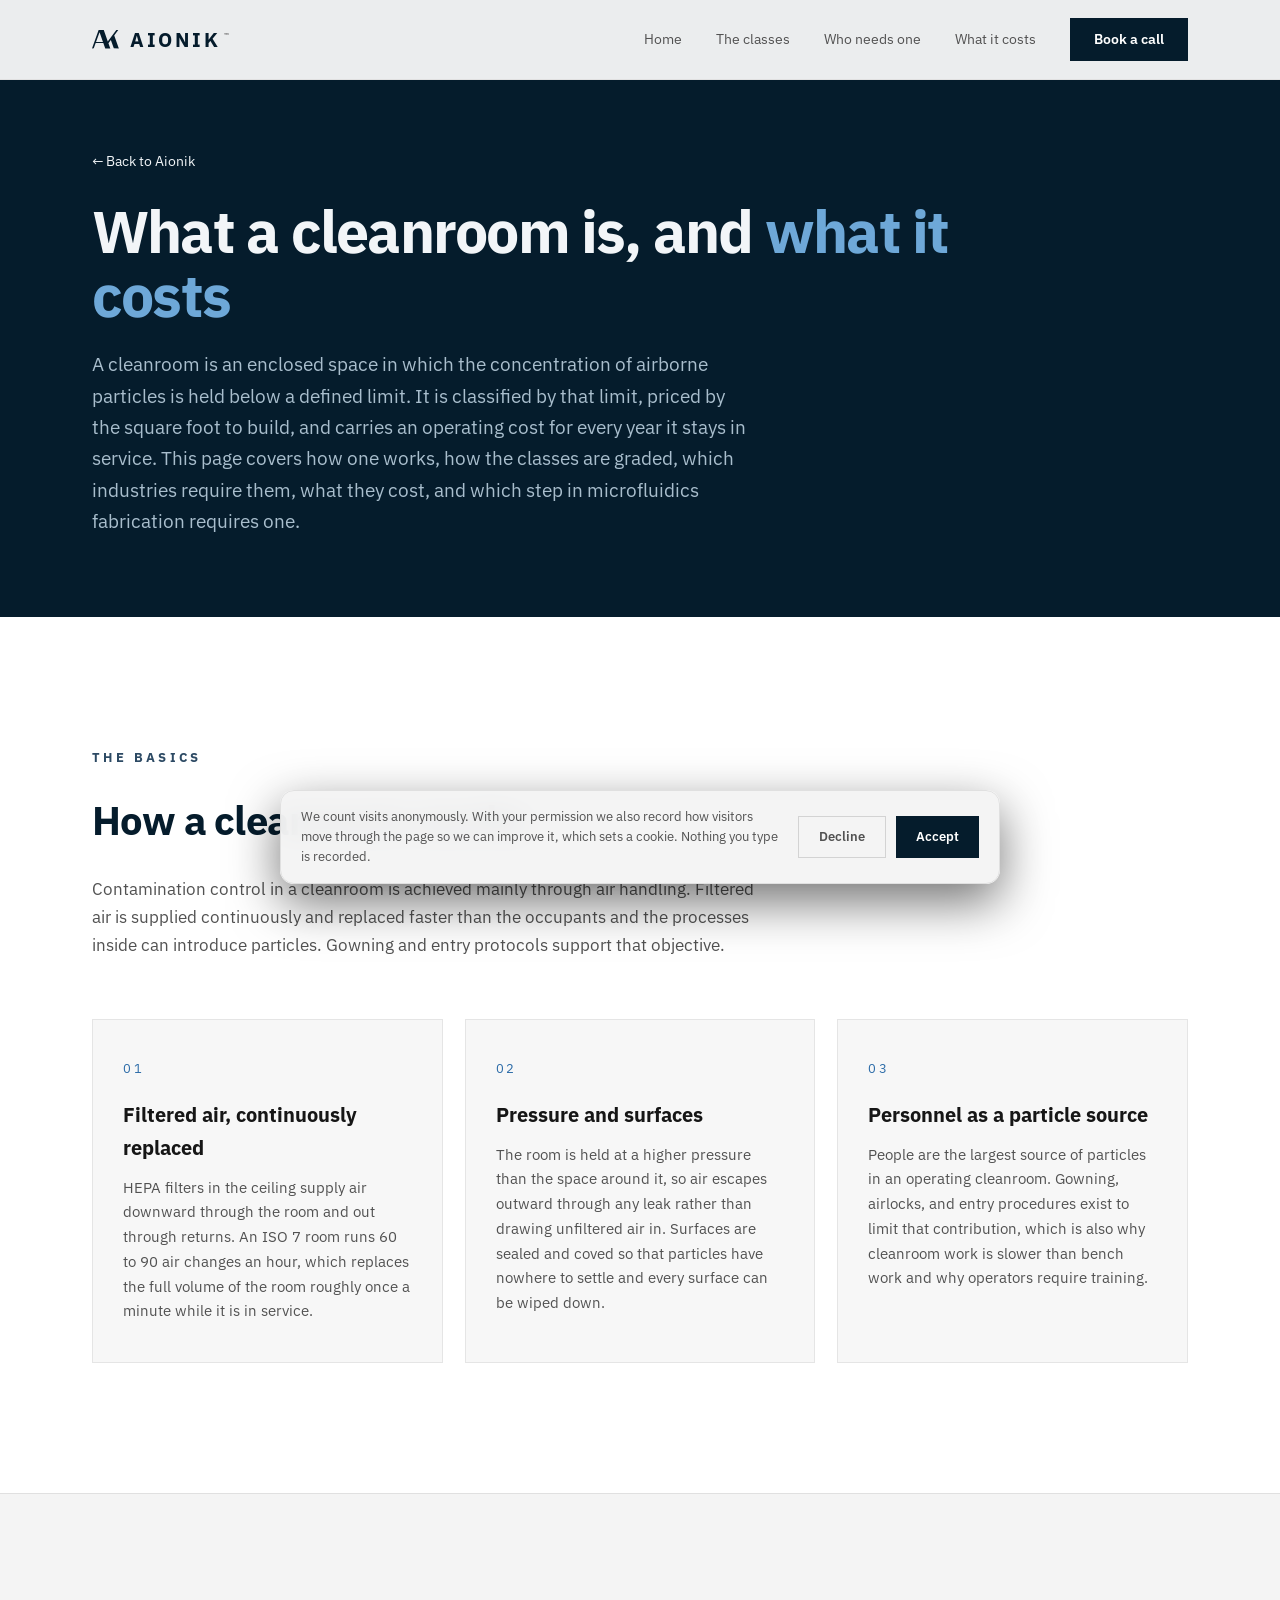
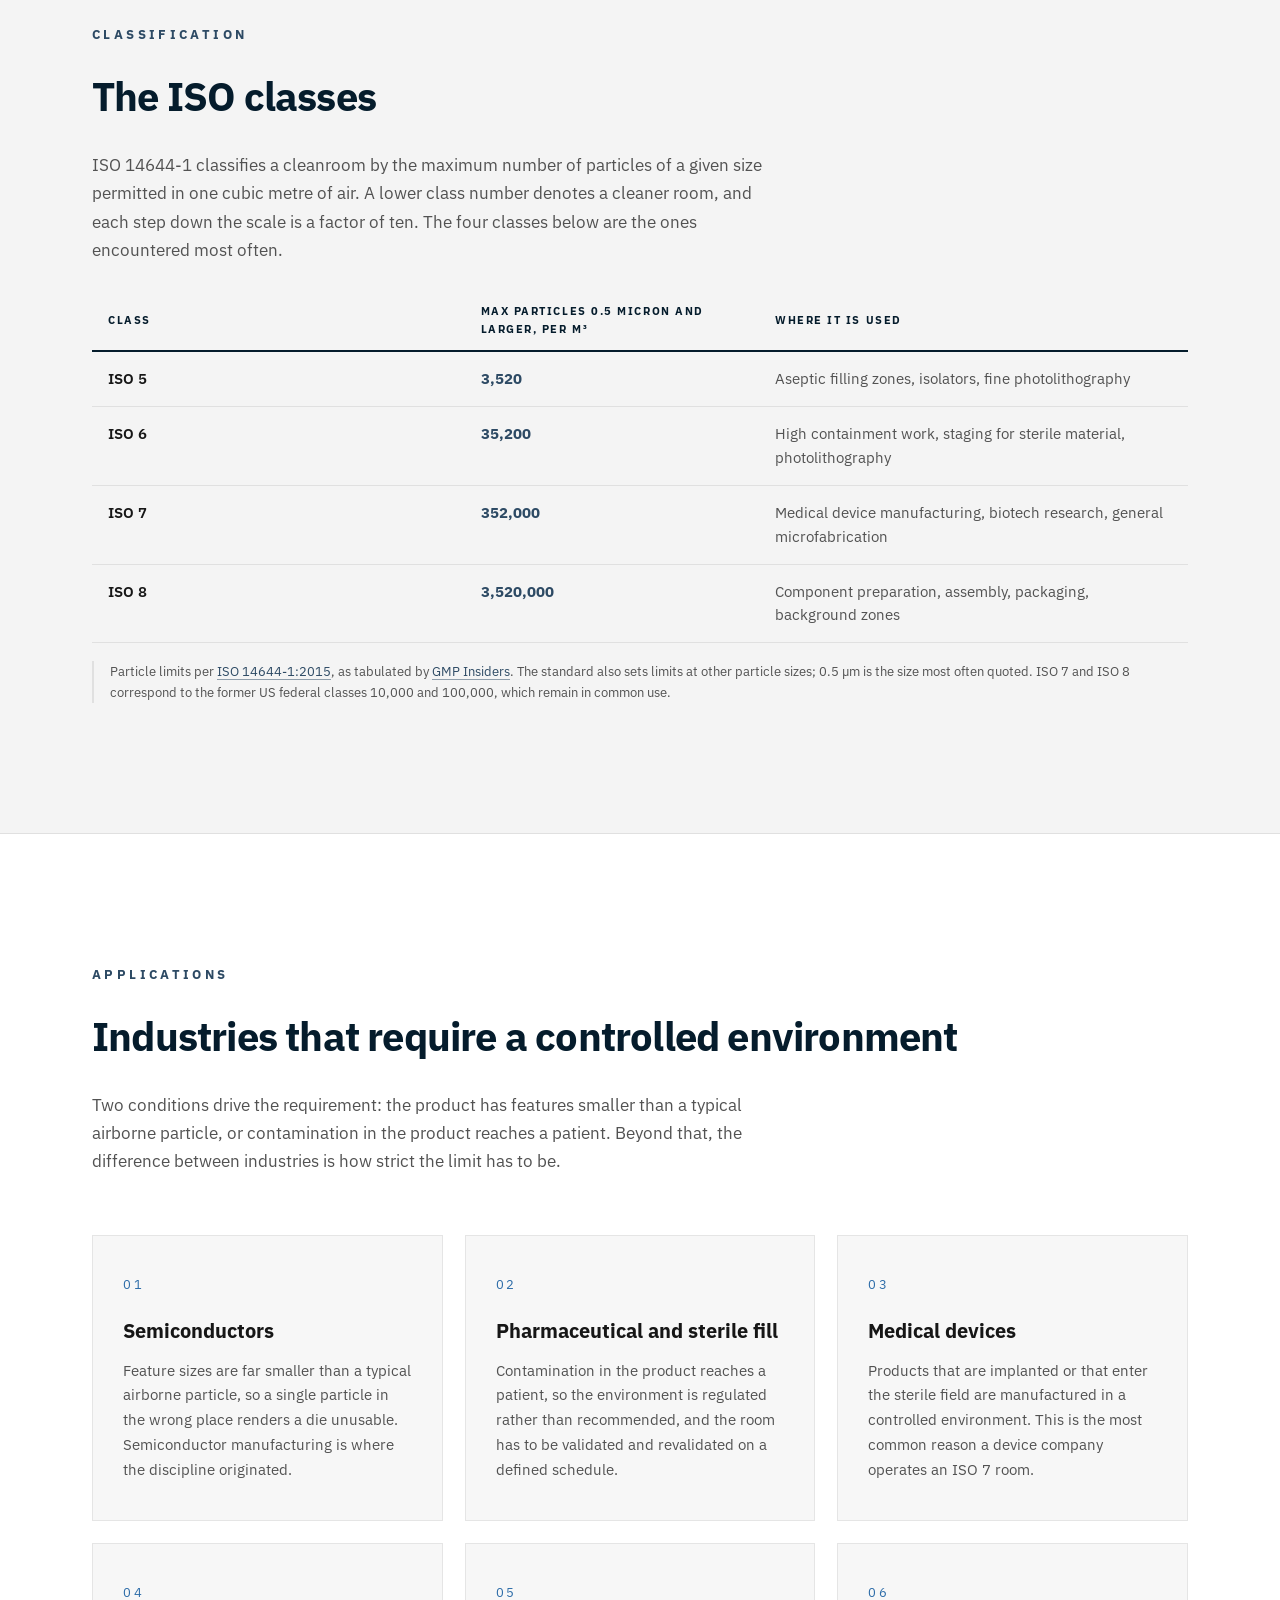
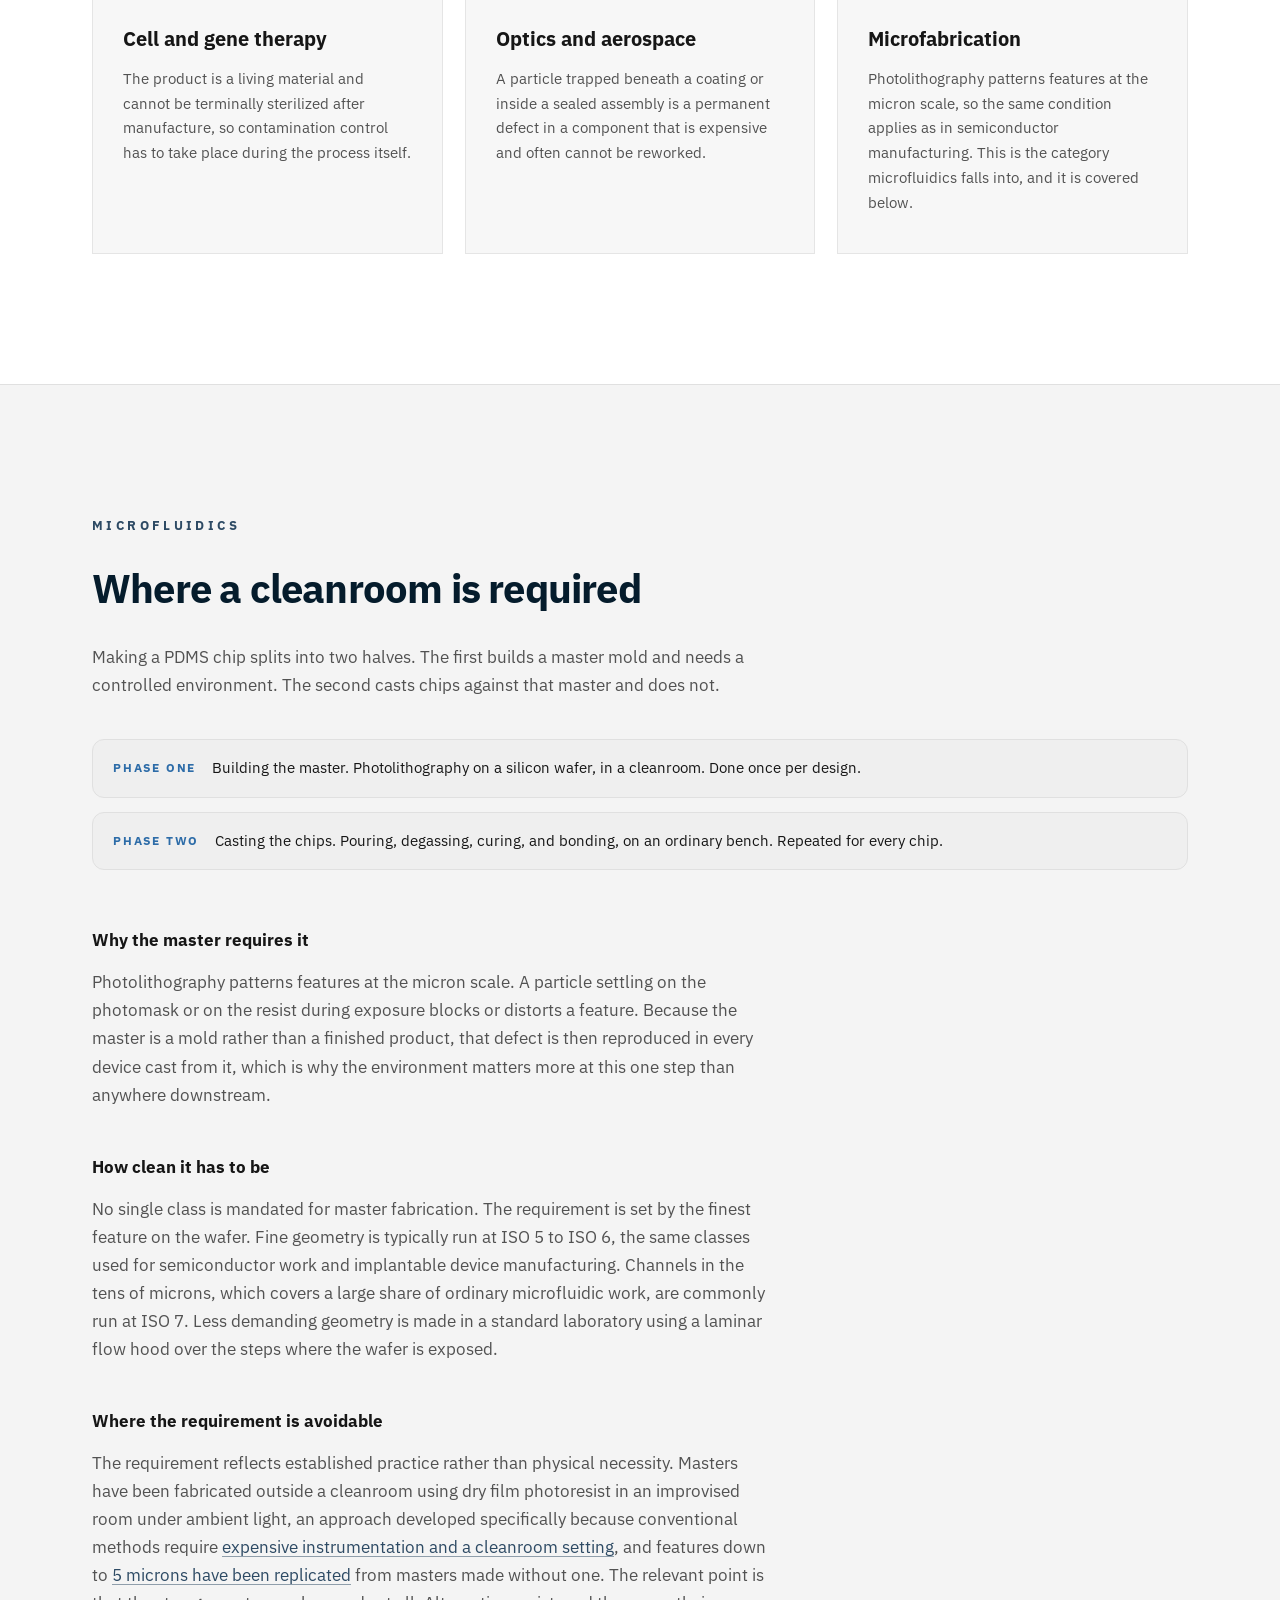
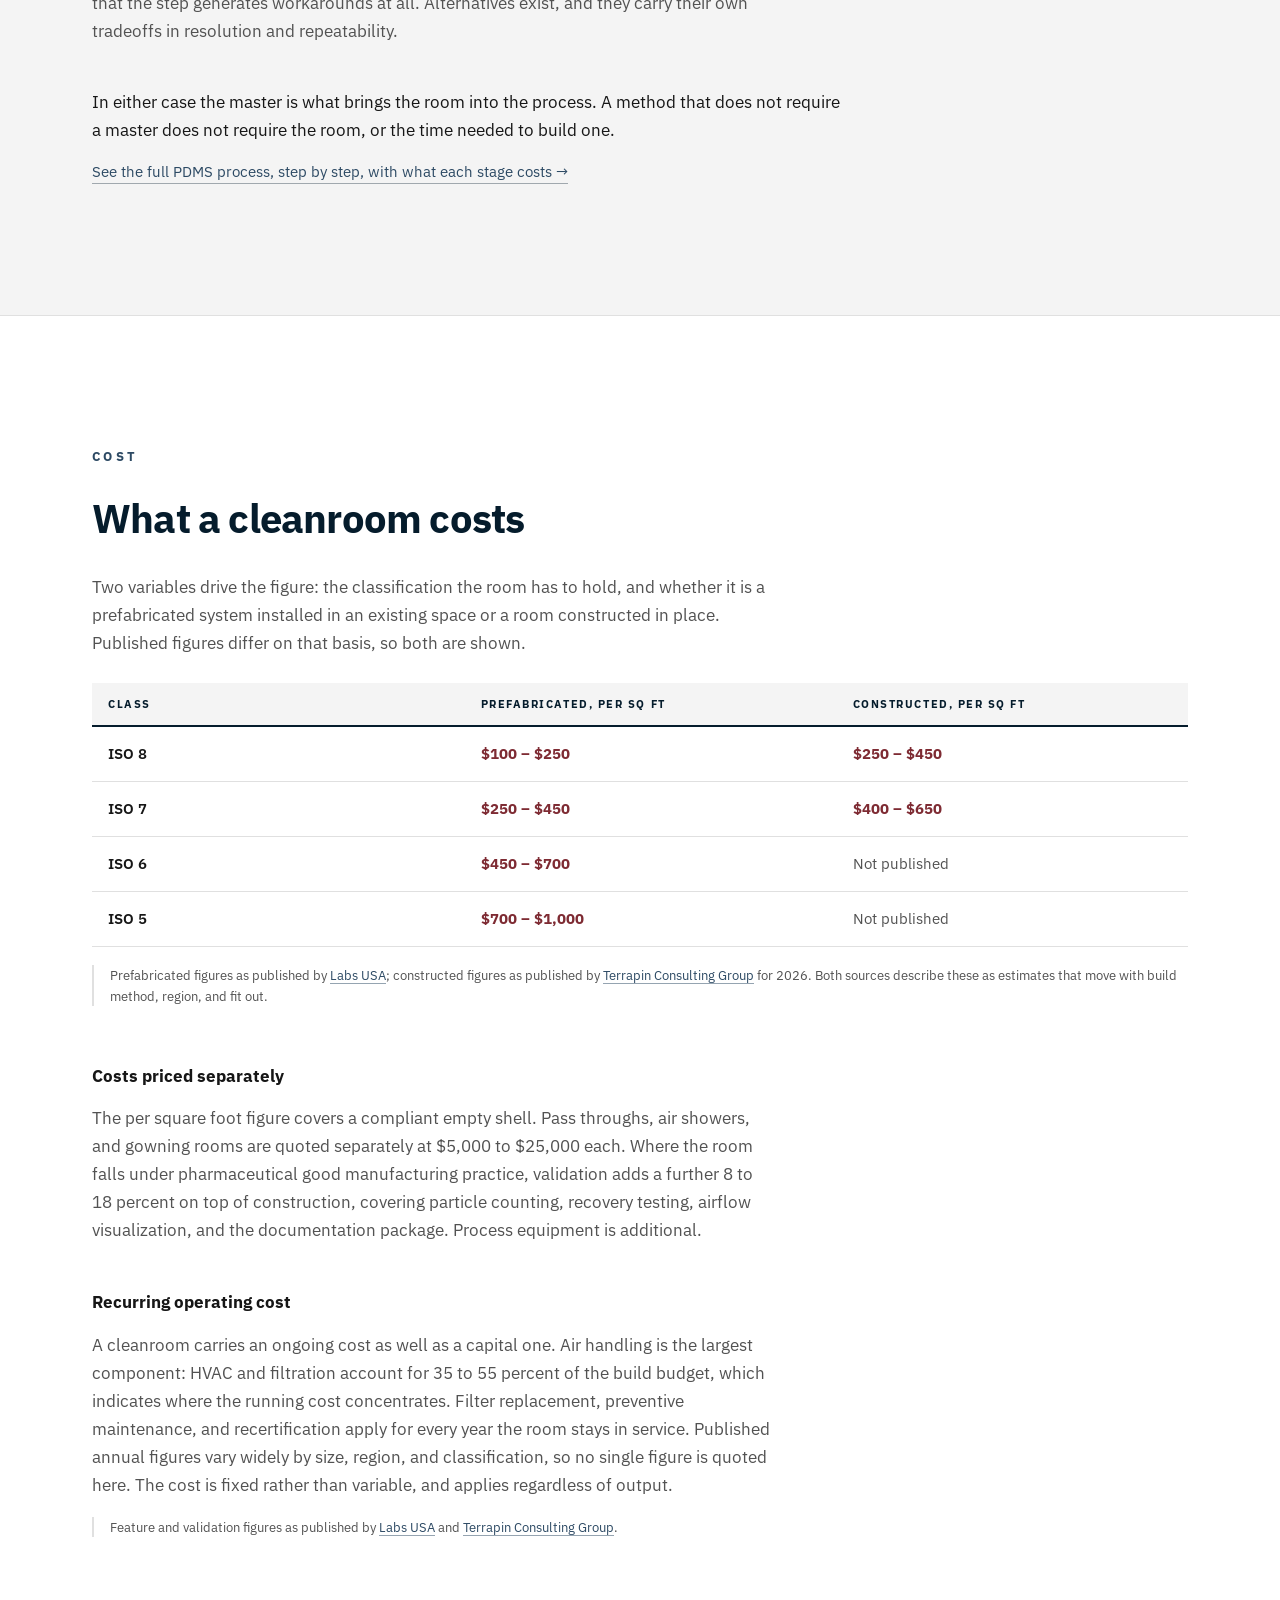
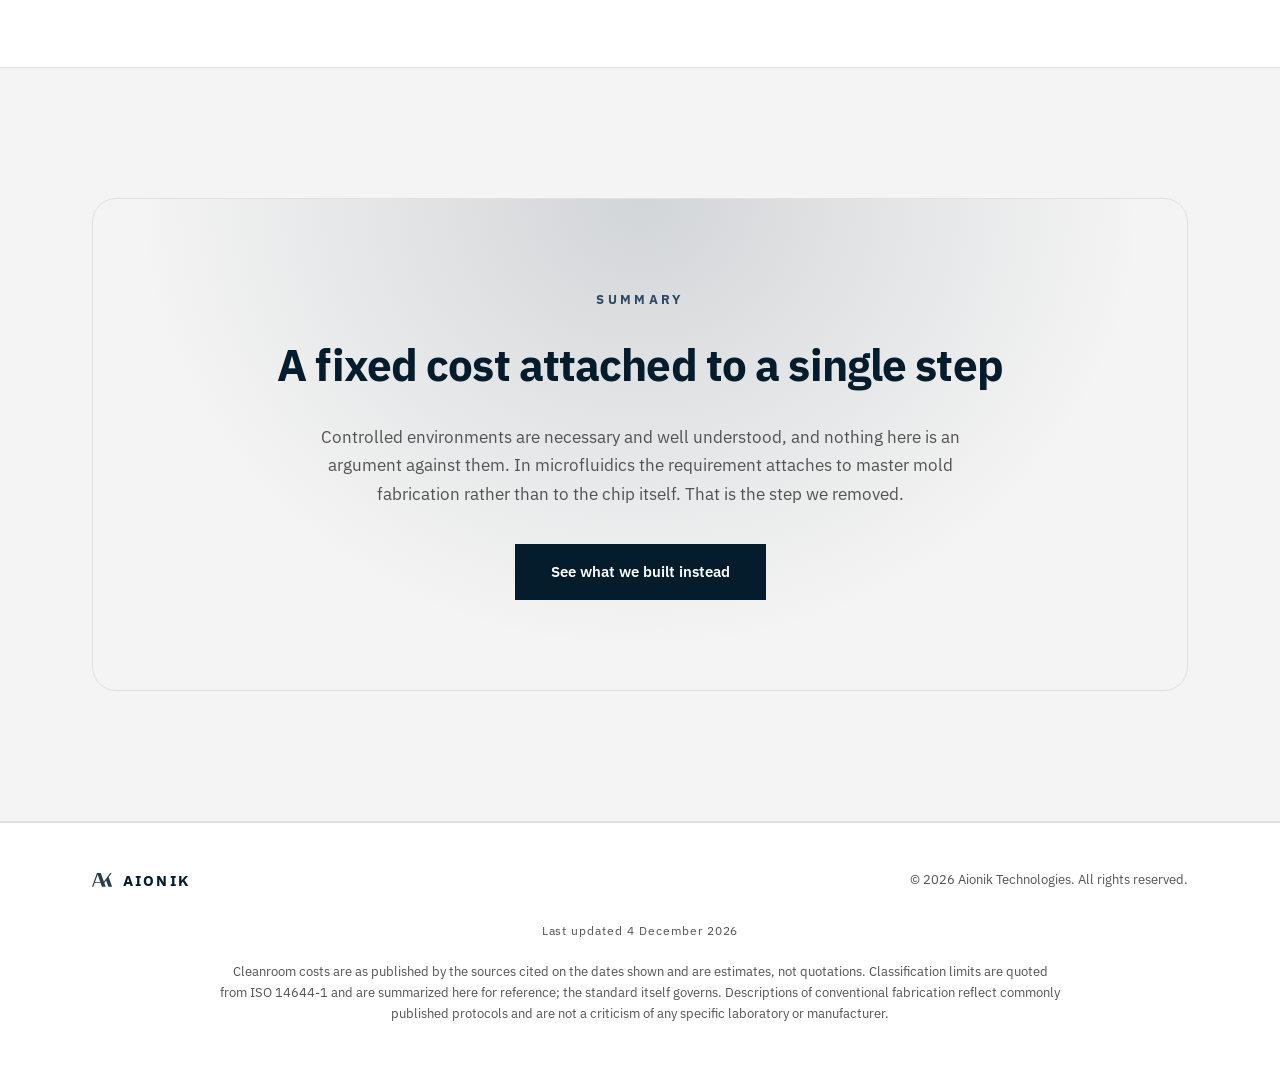
<file: cleanrooms.html>
<!DOCTYPE html>
<html lang="en">
<head>
<meta charset="UTF-8">
<meta name="viewport" content="width=device-width, initial-scale=1.0">
<meta name="description" content="What a cleanroom is, how the ISO classes are graded, which industries require one, what it costs to build and to operate, and which step in microfluidics fabrication requires it.">

<meta name="robots" content="index, follow">

<meta property="og:type" content="article">
<meta property="og:title" content="What a cleanroom is, and what it costs">
<meta property="og:description" content="The ISO classes, the industries that require them, what a room costs to build and to operate, and why microfluidics requires one for the mold rather than the chip.">
<meta property="og:image" content="https://aioniklabs.com/assets/og-investors.png">
<meta name="twitter:card" content="summary_large_image">
<meta name="twitter:title" content="What a cleanroom is, and what it costs">
<meta name="twitter:description" content="The ISO classes, the industries that require them, and why microfluidics requires one for the mold rather than the chip.">
<meta name="twitter:image" content="https://aioniklabs.com/assets/og-investors.png">

<title>What a cleanroom is, and what it costs — Aionik Technologies</title>
<link rel="icon" href="assets/favicon.svg" type="image/svg+xml">
<link rel="apple-touch-icon" sizes="180x180" href="assets/apple-touch-icon.png">
<link rel="stylesheet" href="css/styles.css">
<link rel="stylesheet" href="css/investors.css">
<link rel="stylesheet" href="css/pdms.css">
<link rel="preconnect" href="https://fonts.googleapis.com">
<link rel="preconnect" href="https://fonts.gstatic.com" crossorigin>
<link rel="stylesheet" href="https://fonts.googleapis.com/css2?family=IBM+Plex+Sans:wght@300;400;500;600;700&display=swap">
<link rel="stylesheet" href="css/theme.css">
</head>
<body>

<nav>
  <div class="nav-inner">
    <a href="./" class="logo"><svg class="logo-mark" viewBox="0 0 100 68.48" aria-hidden="true" focusable="false"><path fill="#051C2C" fill-rule="evenodd" d="M24.68,0.00 L43.81,0.00 L58.87,42.52 L61.45,39.35 L90.58,0.10 L97.82,0.00 L84.04,18.43 L82.85,20.32 L100.00,68.48 L81.27,68.38 L70.17,37.26 L61.25,49.06 L68.19,68.48 L49.45,68.48 L42.12,48.07 L13.68,48.46 L6.54,68.38 L0.00,68.48 Z M28.15,8.82 L14.97,45.00 L40.93,44.60 Z"/></svg><span class="logo-word">AION<span>IK</span><sup class="tm">&trade;</sup></span></a>
    <div class="nav-links">
      <a href="./">Home</a>
      <a href="#classes">The classes</a>
      <a href="#who">Who needs one</a>
      <a href="#cost">What it costs</a>
      <a href="./#book" class="nav-cta" data-cta="book-call-cleanrooms-nav">Book a call</a>
    </div>
    <button class="nav-toggle" aria-label="Menu">&#9776;</button>
  </div>
</nav>

<!-- ============ HERO ============ -->
<header class="pdms-hero">
  <div class="container">
    <a href="./" class="back-link">&larr; Back to Aionik</a>
    <h1>What a cleanroom is, and <span class="grad">what it costs</span></h1>
    <p class="positioning">A cleanroom is an enclosed space in which the concentration of airborne particles is held below a defined limit. It is classified by that limit, priced by the square foot to build, and carries an operating cost for every year it stays in service. This page covers how one works, how the classes are graded, which industries require them, what they cost, and which step in microfluidics fabrication requires one.</p>
  </div>
</header>

<!-- ============ WHAT IT IS ============ -->
<section id="what">
  <div class="container">
    <div class="kicker reveal">The basics</div>
    <h2 class="reveal">How a cleanroom works</h2>
    <p class="lead muted reveal">Contamination control in a cleanroom is achieved mainly through air handling. Filtered air is supplied continuously and replaced faster than the occupants and the processes inside can introduce particles. Gowning and entry protocols support that objective.</p>

    <div class="glass-grid">
      <div class="glass reveal">
        <span class="num">01</span>
        <h3>Filtered air, continuously replaced</h3>
        <p>HEPA filters in the ceiling supply air downward through the room and out through returns. An ISO 7 room runs 60 to 90 air changes an hour, which replaces the full volume of the room roughly once a minute while it is in service.</p>
      </div>
      <div class="glass reveal">
        <span class="num">02</span>
        <h3>Pressure and surfaces</h3>
        <p>The room is held at a higher pressure than the space around it, so air escapes outward through any leak rather than drawing unfiltered air in. Surfaces are sealed and coved so that particles have nowhere to settle and every surface can be wiped down.</p>
      </div>
      <div class="glass reveal">
        <span class="num">03</span>
        <h3>Personnel as a particle source</h3>
        <p>People are the largest source of particles in an operating cleanroom. Gowning, airlocks, and entry procedures exist to limit that contribution, which is also why cleanroom work is slower than bench work and why operators require training.</p>
      </div>
    </div>
  </div>
</section>

<!-- ============ THE CLASSES ============ -->
<section id="classes" class="team-section">
  <div class="container">
    <div class="kicker reveal">Classification</div>
    <h2 class="reveal">The ISO classes</h2>
    <p class="lead muted reveal">ISO 14644-1 classifies a cleanroom by the maximum number of particles of a given size permitted in one cubic metre of air. A lower class number denotes a cleaner room, and each step down the scale is a factor of ten. The four classes below are the ones encountered most often.</p>

    <table class="cost-table reveal">
      <thead>
        <tr><th scope="col">Class</th><th scope="col">Max particles 0.5 micron and larger, per m&sup3;</th><th scope="col">Where it is used</th></tr>
      </thead>
      <tbody>
        <tr><th scope="row">ISO 5</th><td data-label="Max particles per m&sup3;" class="count">3,520</td><td data-label="Where it is used">Aseptic filling zones, isolators, fine photolithography</td></tr>
        <tr><th scope="row">ISO 6</th><td data-label="Max particles per m&sup3;" class="count">35,200</td><td data-label="Where it is used">High containment work, staging for sterile material, photolithography</td></tr>
        <tr><th scope="row">ISO 7</th><td data-label="Max particles per m&sup3;" class="count">352,000</td><td data-label="Where it is used">Medical device manufacturing, biotech research, general microfabrication</td></tr>
        <tr><th scope="row">ISO 8</th><td data-label="Max particles per m&sup3;" class="count">3,520,000</td><td data-label="Where it is used">Component preparation, assembly, packaging, background zones</td></tr>
      </tbody>
    </table>
    <p class="cost-note reveal">Particle limits per <a href="https://www.iso.org/standard/53394.html" target="_blank" rel="noopener noreferrer">ISO&nbsp;14644-1:2015</a>, as tabulated by <a href="https://gmpinsiders.com/iso-cleanroom-classification/" target="_blank" rel="noopener noreferrer">GMP Insiders</a>. The standard also sets limits at other particle sizes; 0.5&nbsp;&micro;m is the size most often quoted. ISO 7 and ISO 8 correspond to the former US federal classes 10,000 and 100,000, which remain in common use.</p>
  </div>
</section>

<!-- ============ WHO NEEDS ONE ============ -->
<section id="who">
  <div class="container">
    <div class="kicker reveal">Applications</div>
    <h2 class="reveal">Industries that require a controlled environment</h2>
    <p class="lead muted reveal">Two conditions drive the requirement: the product has features smaller than a typical airborne particle, or contamination in the product reaches a patient. Beyond that, the difference between industries is how strict the limit has to be.</p>

    <div class="glass-grid">
      <div class="glass reveal">
        <span class="num">01</span>
        <h3>Semiconductors</h3>
        <p>Feature sizes are far smaller than a typical airborne particle, so a single particle in the wrong place renders a die unusable. Semiconductor manufacturing is where the discipline originated.</p>
      </div>
      <div class="glass reveal">
        <span class="num">02</span>
        <h3>Pharmaceutical and sterile fill</h3>
        <p>Contamination in the product reaches a patient, so the environment is regulated rather than recommended, and the room has to be validated and revalidated on a defined schedule.</p>
      </div>
      <div class="glass reveal">
        <span class="num">03</span>
        <h3>Medical devices</h3>
        <p>Products that are implanted or that enter the sterile field are manufactured in a controlled environment. This is the most common reason a device company operates an ISO 7 room.</p>
      </div>
      <div class="glass reveal">
        <span class="num">04</span>
        <h3>Cell and gene therapy</h3>
        <p>The product is a living material and cannot be terminally sterilized after manufacture, so contamination control has to take place during the process itself.</p>
      </div>
      <div class="glass reveal">
        <span class="num">05</span>
        <h3>Optics and aerospace</h3>
        <p>A particle trapped beneath a coating or inside a sealed assembly is a permanent defect in a component that is expensive and often cannot be reworked.</p>
      </div>
      <div class="glass reveal">
        <span class="num">06</span>
        <h3>Microfabrication</h3>
        <p>Photolithography patterns features at the micron scale, so the same condition applies as in semiconductor manufacturing. This is the category microfluidics falls into, and it is covered below.</p>
      </div>
    </div>
  </div>
</section>

<!-- ============ MICROFLUIDICS ============ -->
<!-- Sits between Applications and Cost so the page reads: what a room is, how it is
     graded, who needs one, where it lands in our process, then what it costs. -->
<section id="microfluidics" class="team-section">
  <div class="container">
    <div class="kicker reveal">Microfluidics</div>
    <h2 class="reveal">Where a cleanroom is required</h2>
    <p class="lead muted reveal">Making a PDMS chip splits into two halves. The first builds a master mold and needs a controlled environment. The second casts chips against that master and does not.</p>

    <div class="step-row reveal">
      <div class="step"><span class="step-num">PHASE ONE</span> Building the master. Photolithography on a silicon wafer, in a cleanroom. Done once per design.</div>
      <div class="step"><span class="step-num">PHASE TWO</span> Casting the chips. Pouring, degassing, curing, and bonding, on an ordinary bench. Repeated for every chip.</div>
    </div>

    <h3 class="reveal" style="font-size:17px;margin-top:56px;">Why the master requires it</h3>
    <p class="lead muted reveal" style="margin-top:14px;">Photolithography patterns features at the micron scale. A particle settling on the photomask or on the resist during exposure blocks or distorts a feature. Because the master is a mold rather than a finished product, that defect is then reproduced in every device cast from it, which is why the environment matters more at this one step than anywhere downstream.</p>

    <h3 class="reveal" style="font-size:17px;margin-top:44px;">How clean it has to be</h3>
    <p class="lead muted reveal" style="margin-top:14px;">No single class is mandated for master fabrication. The requirement is set by the finest feature on the wafer. Fine geometry is typically run at ISO 5 to ISO 6, the same classes used for semiconductor work and implantable device manufacturing. Channels in the tens of microns, which covers a large share of ordinary microfluidic work, are commonly run at ISO 7. Less demanding geometry is made in a standard laboratory using a laminar flow hood over the steps where the wafer is exposed.</p>

    <h3 class="reveal" style="font-size:17px;margin-top:44px;">Where the requirement is avoidable</h3>
    <p class="lead muted reveal" style="margin-top:14px;">The requirement reflects established practice rather than physical necessity. Masters have been fabricated outside a cleanroom using dry film photoresist in an improvised room under ambient light, an approach developed specifically because conventional methods require <a href="https://pmc.ncbi.nlm.nih.gov/articles/PMC6471384/" target="_blank" rel="noopener noreferrer">expensive instrumentation and a cleanroom setting</a>, and features down to <a href="https://pmc.ncbi.nlm.nih.gov/articles/PMC8622653/" target="_blank" rel="noopener noreferrer">5 microns have been replicated</a> from masters made without one. The relevant point is that the step generates workarounds at all. Alternatives exist, and they carry their own tradeoffs in resolution and repeatability.</p>

    <p class="wn-closing reveal" style="max-width:760px;margin-top:44px;">In either case the master is what brings the room into the process. A method that does not require a master does not require the room, or the time needed to build one.</p>
    <p class="cost-brief-link reveal"><a href="pdms.html">See the full PDMS process, step by step, with what each stage costs &rarr;</a></p>
  </div>
</section>

<!-- ============ WHAT IT COSTS ============ -->
<section id="cost">
  <div class="container">
    <div class="kicker reveal">Cost</div>
    <h2 class="reveal">What a cleanroom costs</h2>
    <p class="lead muted reveal">Two variables drive the figure: the classification the room has to hold, and whether it is a prefabricated system installed in an existing space or a room constructed in place. Published figures differ on that basis, so both are shown.</p>

    <table class="cost-table reveal">
      <thead>
        <tr><th scope="col">Class</th><th scope="col">Prefabricated, per sq ft</th><th scope="col">Constructed, per sq ft</th></tr>
      </thead>
      <tbody>
        <tr><th scope="row">ISO 8</th><td data-label="Prefabricated" class="price">$100 &ndash; $250</td><td data-label="Constructed" class="price">$250 &ndash; $450</td></tr>
        <tr><th scope="row">ISO 7</th><td data-label="Prefabricated" class="price">$250 &ndash; $450</td><td data-label="Constructed" class="price">$400 &ndash; $650</td></tr>
        <tr><th scope="row">ISO 6</th><td data-label="Prefabricated" class="price">$450 &ndash; $700</td><td data-label="Constructed">Not published</td></tr>
        <tr><th scope="row">ISO 5</th><td data-label="Prefabricated" class="price">$700 &ndash; $1,000</td><td data-label="Constructed">Not published</td></tr>
      </tbody>
    </table>
    <p class="cost-note reveal">Prefabricated figures as published by <a href="https://labs-usa.com/blog/prefabricated-cleanroom-cost/" target="_blank" rel="noopener noreferrer">Labs USA</a>; constructed figures as published by <a href="https://terrapincg.com/news/cleanroom-construction-cost-per-square-foot-2026" target="_blank" rel="noopener noreferrer">Terrapin Consulting Group</a> for 2026. Both sources describe these as estimates that move with build method, region, and fit out.</p>

    <h3 class="reveal" style="font-size:17px;margin-top:56px;">Costs priced separately</h3>
    <p class="lead muted reveal" style="margin-top:14px;">The per square foot figure covers a compliant empty shell. Pass throughs, air showers, and gowning rooms are quoted separately at $5,000 to $25,000 each. Where the room falls under pharmaceutical good manufacturing practice, validation adds a further 8 to 18 percent on top of construction, covering particle counting, recovery testing, airflow visualization, and the documentation package. Process equipment is additional.</p>

    <h3 class="reveal" style="font-size:17px;margin-top:44px;">Recurring operating cost</h3>
    <p class="lead muted reveal" style="margin-top:14px;">A cleanroom carries an ongoing cost as well as a capital one. Air handling is the largest component: HVAC and filtration account for 35 to 55 percent of the build budget, which indicates where the running cost concentrates. Filter replacement, preventive maintenance, and recertification apply for every year the room stays in service. Published annual figures vary widely by size, region, and classification, so no single figure is quoted here. The cost is fixed rather than variable, and applies regardless of output.</p>
    <p class="cost-note reveal">Feature and validation figures as published by <a href="https://labs-usa.com/blog/prefabricated-cleanroom-cost/" target="_blank" rel="noopener noreferrer">Labs USA</a> and <a href="https://terrapincg.com/news/cleanroom-construction-cost-per-square-foot-2026" target="_blank" rel="noopener noreferrer">Terrapin Consulting Group</a>.</p>
  </div>
</section>

<!-- ============ CLOSING ============ -->
<section id="close" class="team-section">
  <div class="container">
    <div class="cta-band">
      <div class="inner reveal">
        <div class="kicker">Summary</div>
        <h2>A fixed cost attached to a <span class="grad">single step</span></h2>
        <p class="muted" style="max-width:640px;margin:0 auto 36px;">Controlled environments are necessary and well understood, and nothing here is an argument against them. In microfluidics the requirement attaches to master mold fabrication rather than to the chip itself. That is the step we removed.</p>
        <a href="./" class="btn btn-primary" data-cta="cleanrooms-back-home">See what we built instead</a>
      </div>
    </div>
  </div>
</section>

<footer>
  <div class="container">
    <div class="footer-inner">
      <span class="logo footer-logo" style="font-size:15px;"><svg class="logo-mark" viewBox="0 0 100 68.48" aria-hidden="true" focusable="false"><path fill="currentColor" fill-rule="evenodd" d="M24.68,0.00 L43.81,0.00 L58.87,42.52 L61.45,39.35 L90.58,0.10 L97.82,0.00 L84.04,18.43 L82.85,20.32 L100.00,68.48 L81.27,68.38 L70.17,37.26 L61.25,49.06 L68.19,68.48 L49.45,68.48 L42.12,48.07 L13.68,48.46 L6.54,68.38 L0.00,68.48 Z M28.15,8.82 L14.97,45.00 L40.93,44.60 Z"/></svg><span class="logo-word">AION<span>IK</span></span></span>
      <p>&copy; 2026 Aionik Technologies. All rights reserved.</p>
    </div>
    <p class="updated" id="updated">Last updated 31 August 2026</p>
    <p class="legal">
      Cleanroom costs are as published by the sources cited on the dates shown and are estimates, not quotations. Classification limits are quoted from ISO 14644-1 and are summarized here for reference; the standard itself governs.
      Descriptions of conventional fabrication reflect commonly published protocols and are not a criticism of any specific laboratory or manufacturer.
    </p>
  </div>
</footer>

<script src="js/main.js"></script>
<script src="js/investors.js"></script>
</body>
</html>
</file>
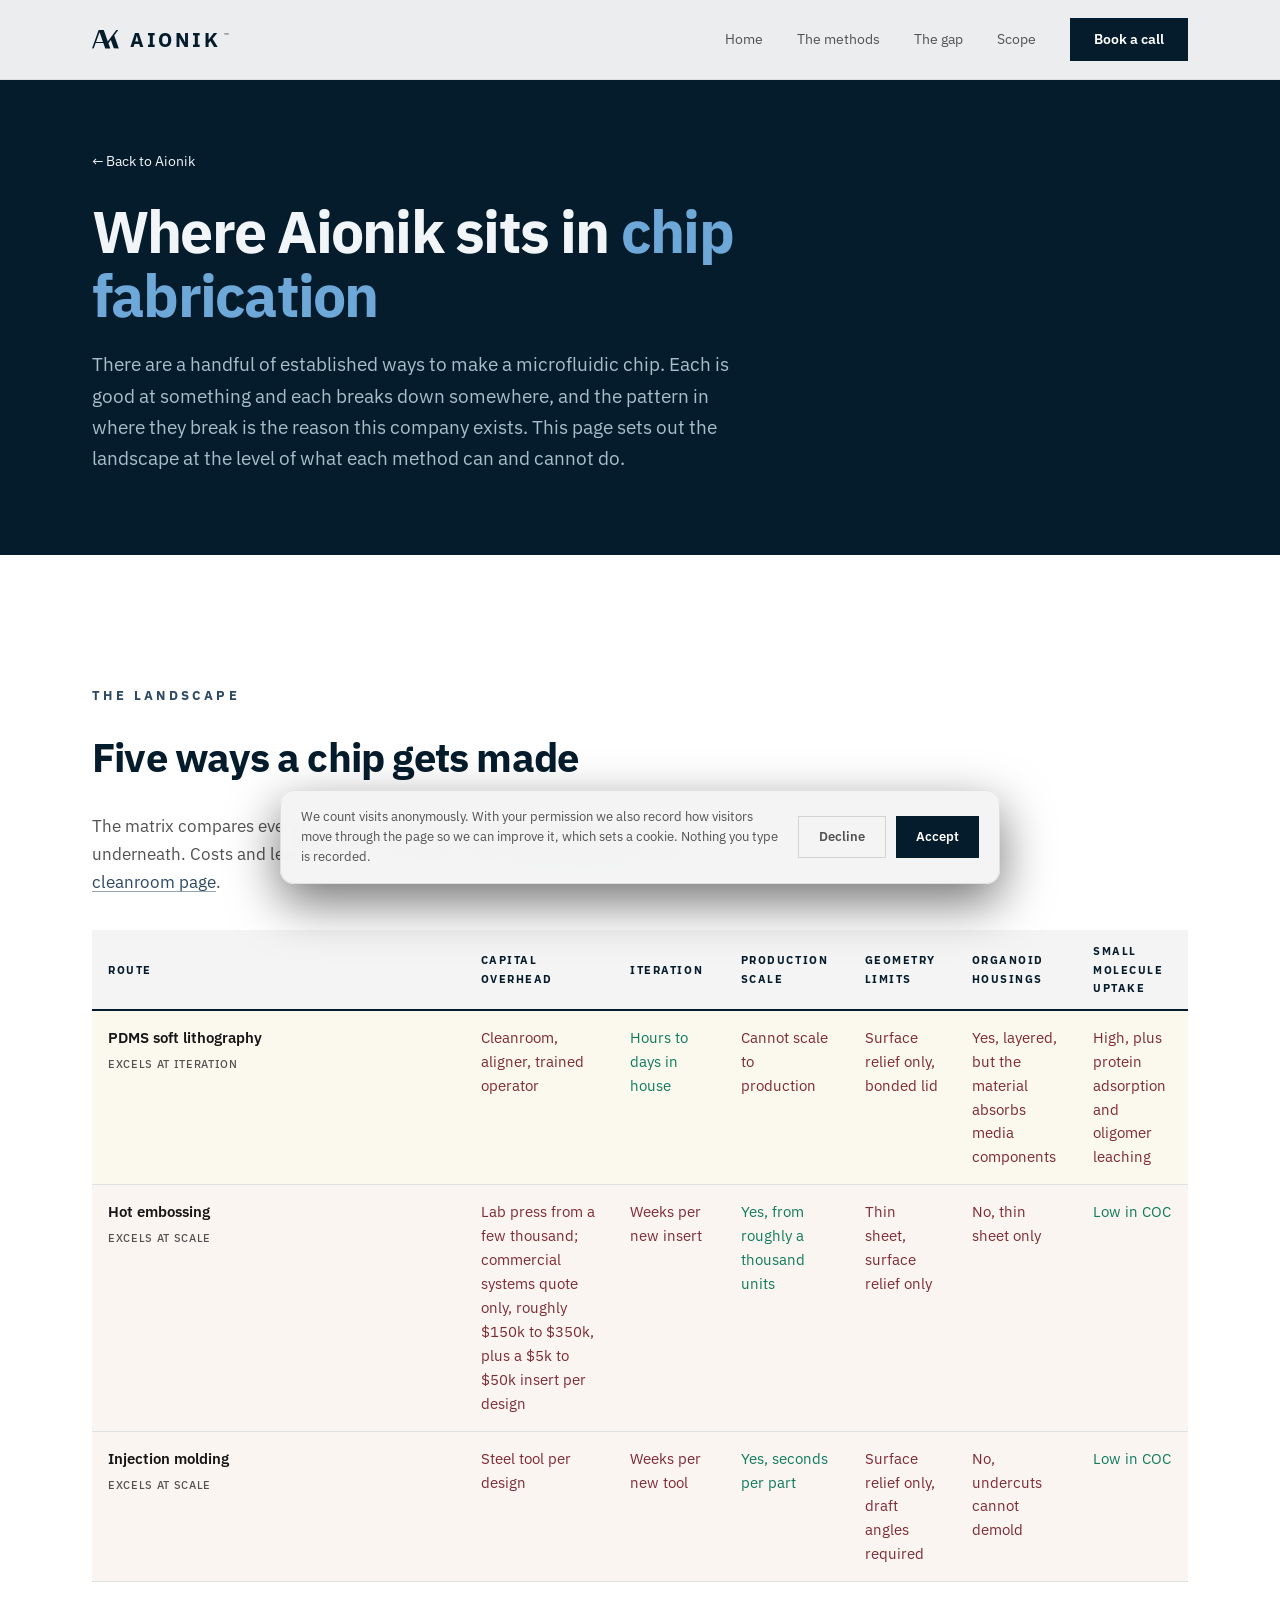
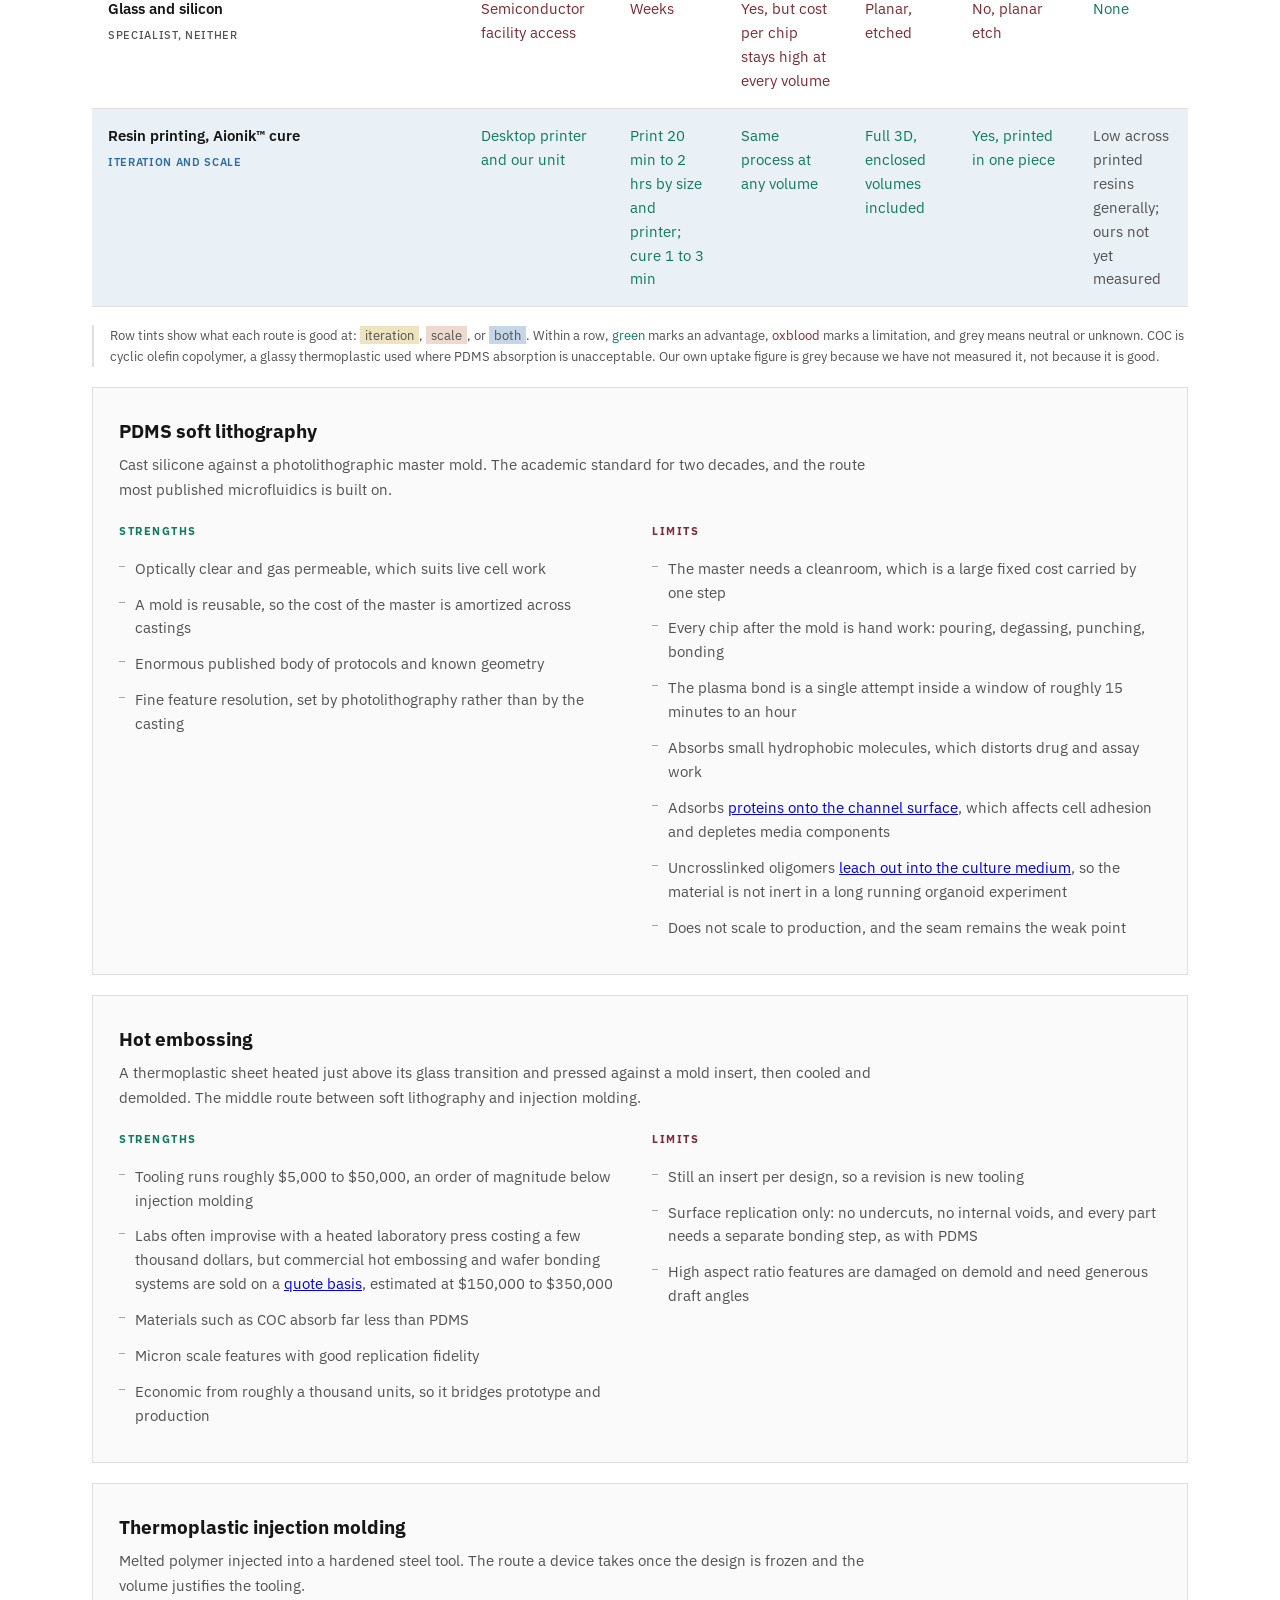
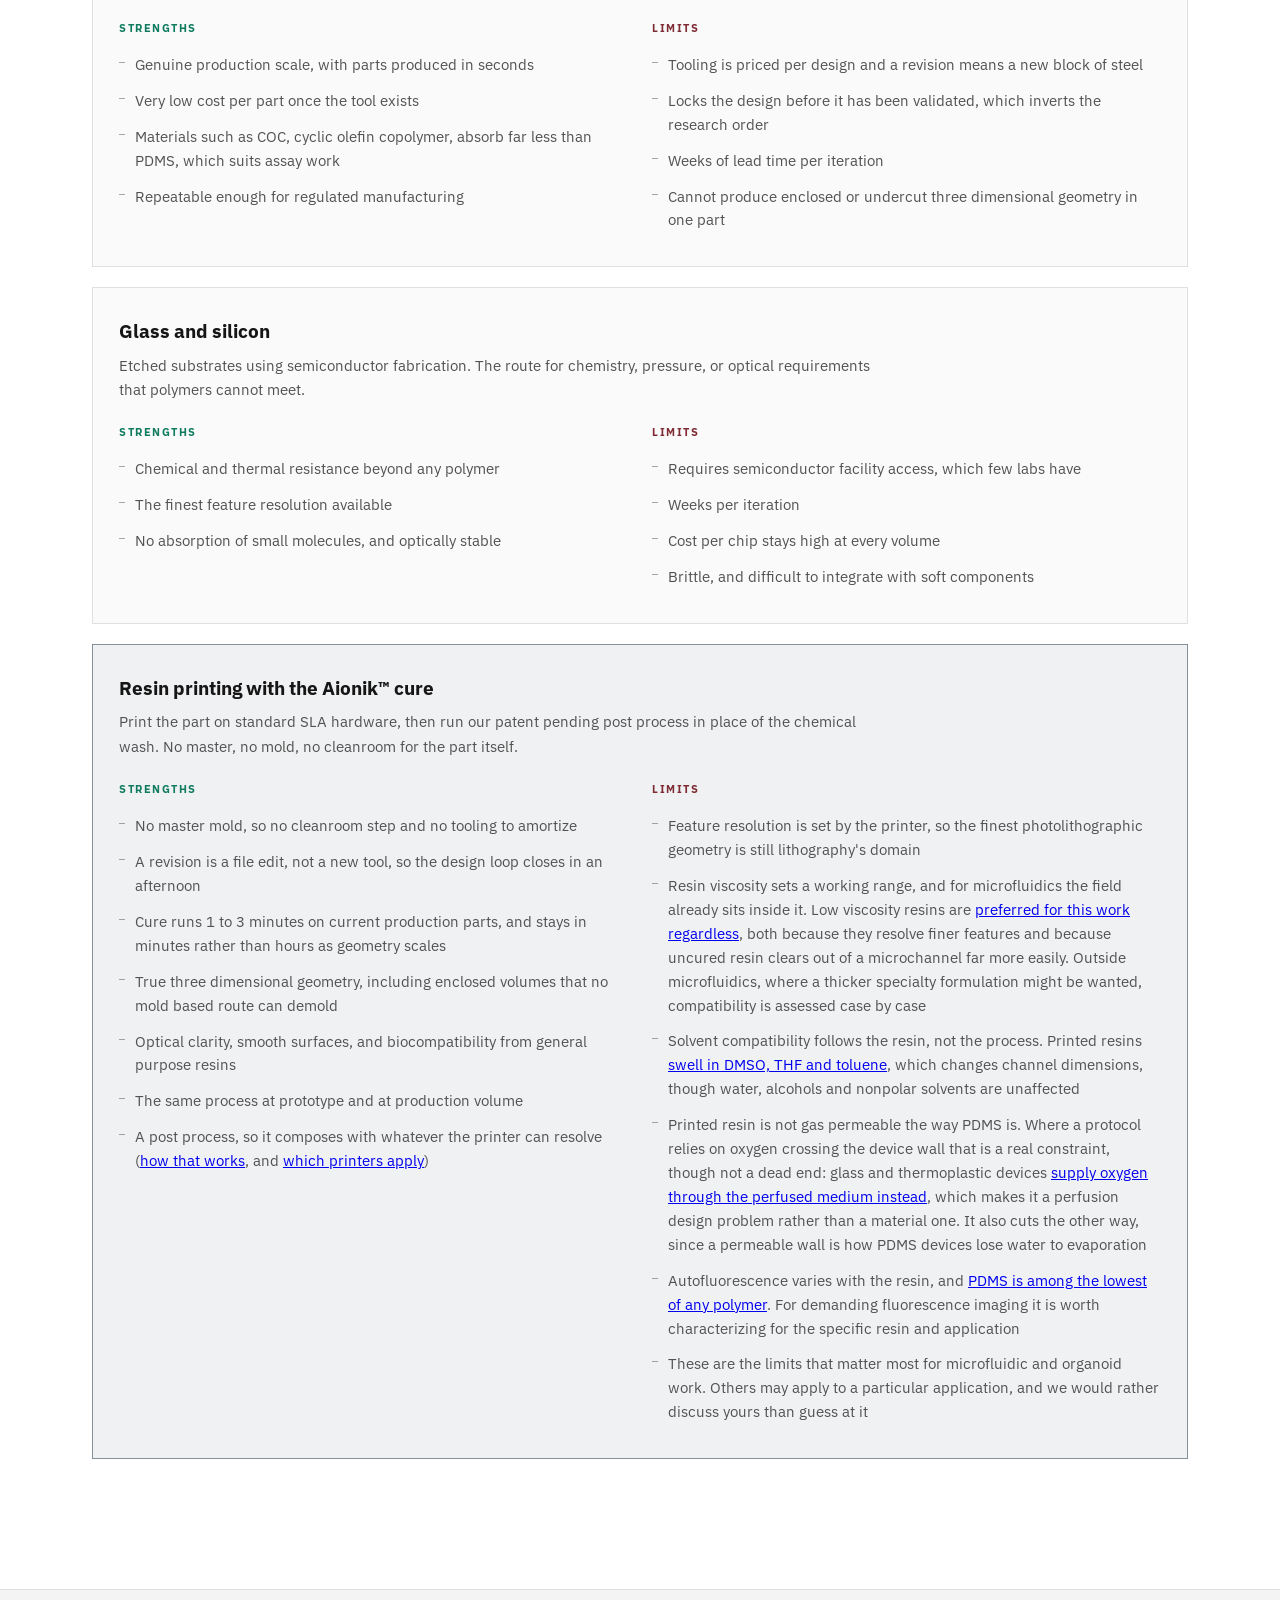
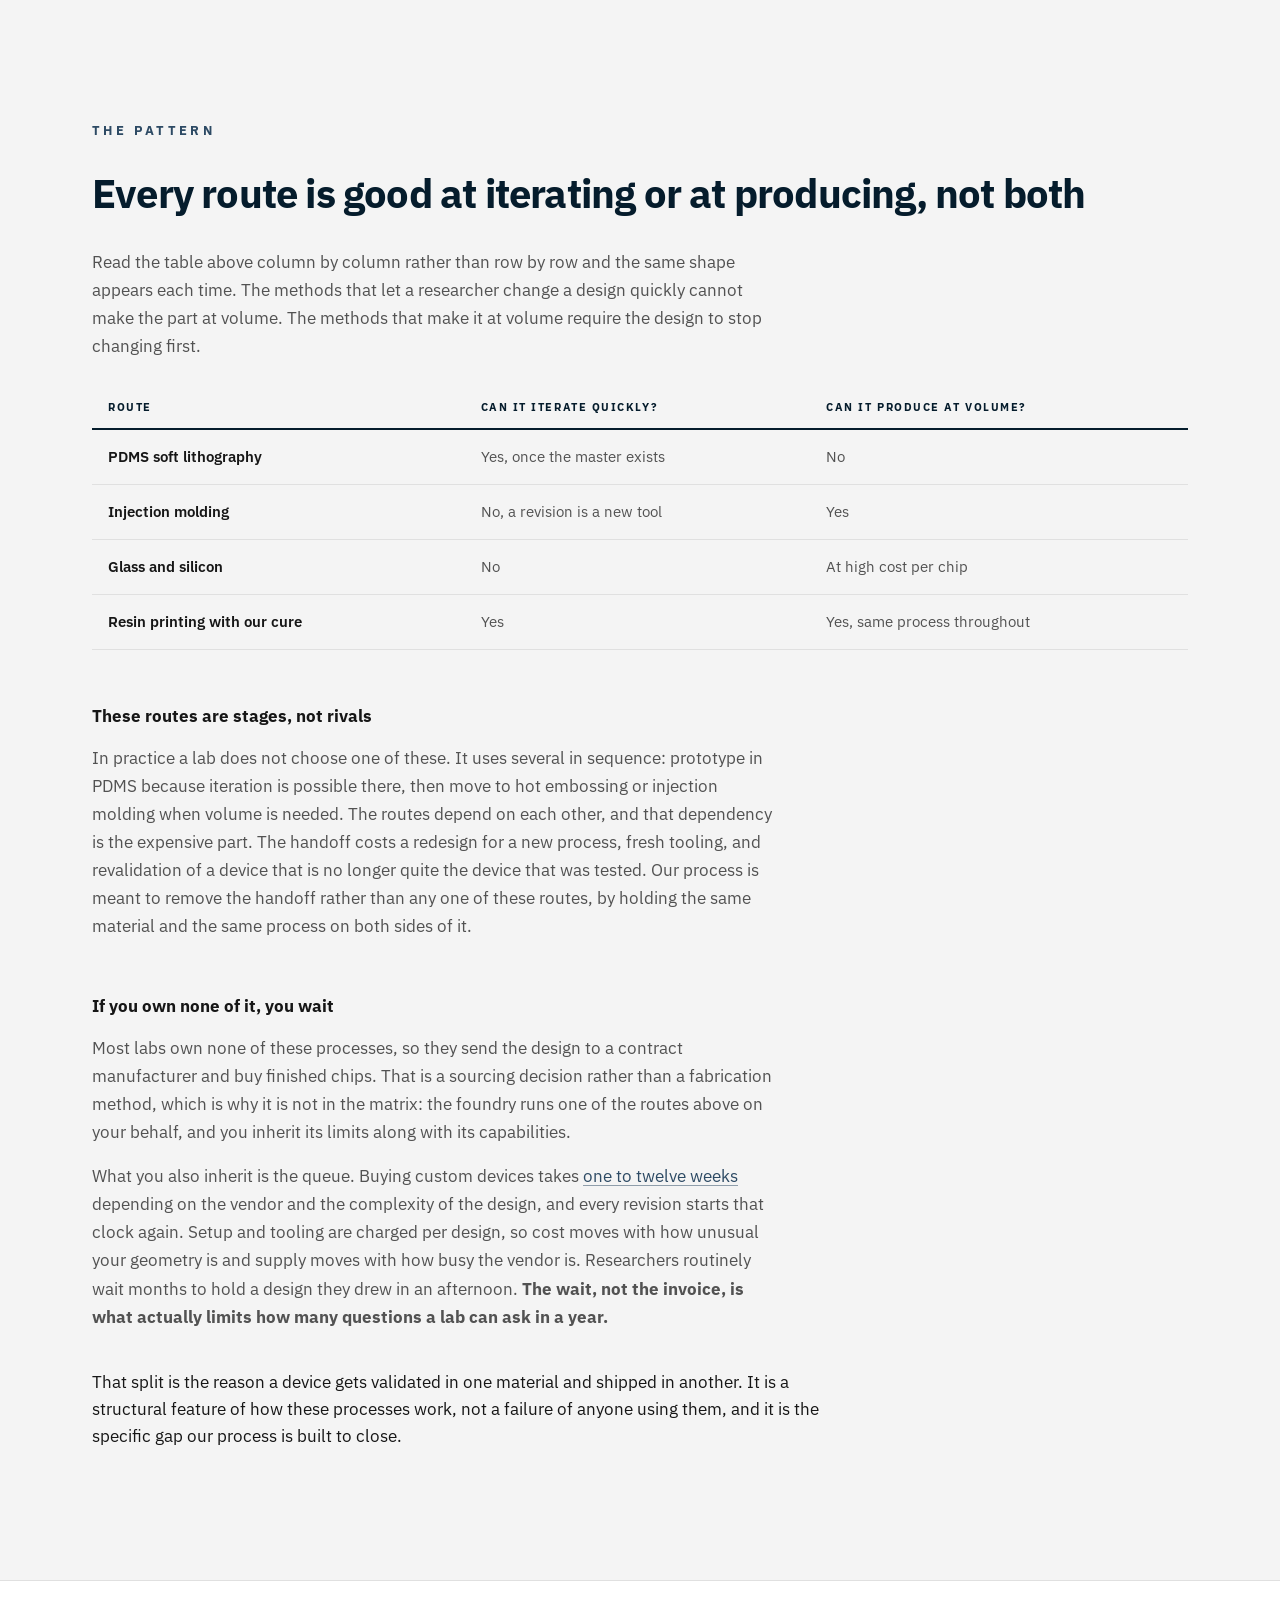
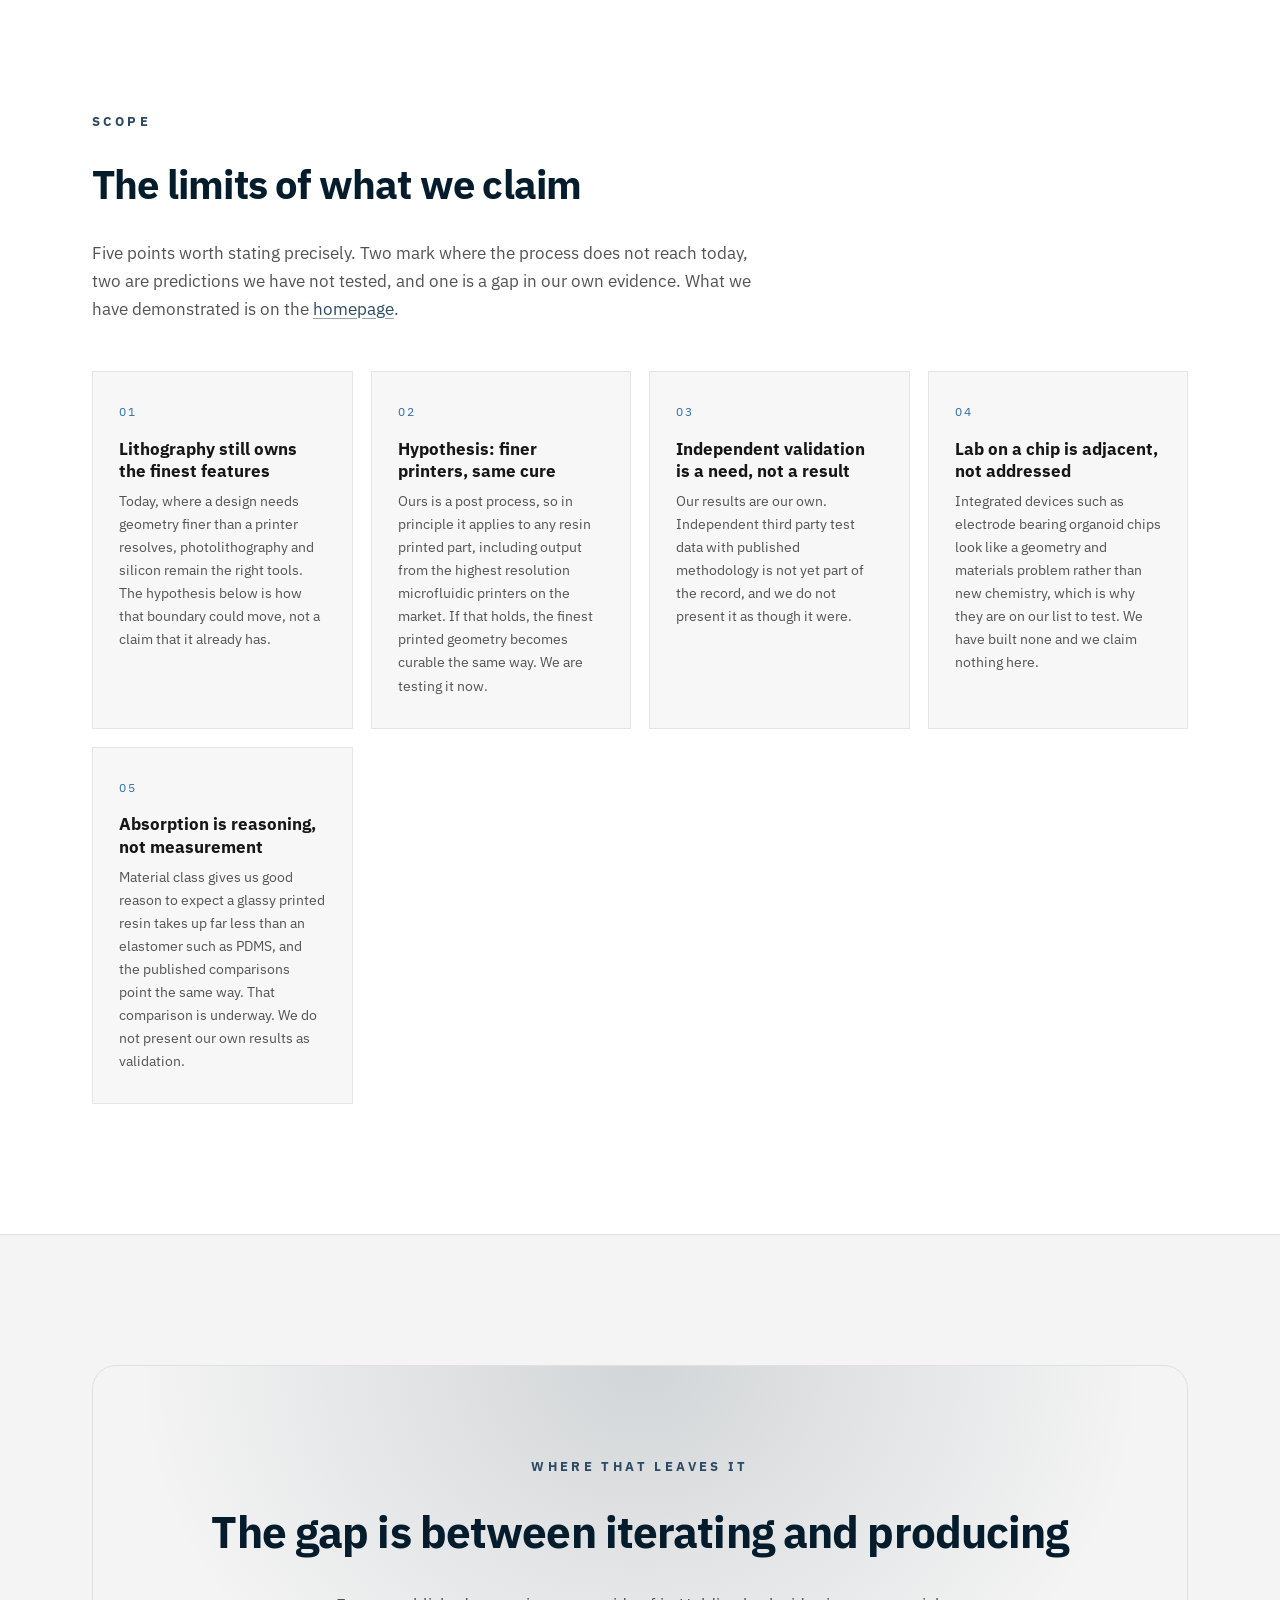
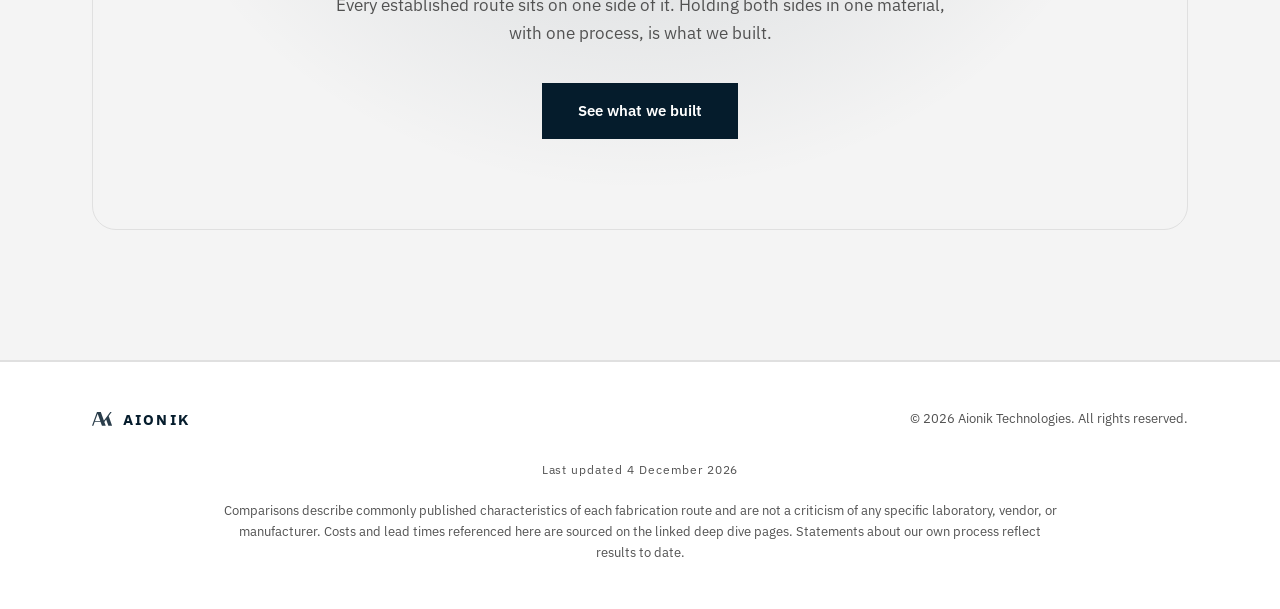
<file: ecosystem.html>
<!DOCTYPE html>
<html lang="en">
<head>
<meta charset="UTF-8">
<meta name="viewport" content="width=device-width, initial-scale=1.0">
<meta name="description" content="The five ways a microfluidic chip gets made, what each is good at, where each breaks down, and where the Aionik process sits between prototyping and production.">

<meta name="robots" content="index, follow">

<meta property="og:type" content="article">
<meta property="og:title" content="Where Aionik sits in chip fabrication">
<meta property="og:description" content="Five fabrication routes, their strengths and limits, and the gap between iterating and producing.">
<meta property="og:image" content="https://aioniklabs.com/assets/og-investors.png">
<meta name="twitter:card" content="summary_large_image">
<meta name="twitter:title" content="Where Aionik sits in chip fabrication">
<meta name="twitter:description" content="Five fabrication routes, their strengths and limits, and the gap between iterating and producing.">
<meta name="twitter:image" content="https://aioniklabs.com/assets/og-investors.png">

<title>Where Aionik sits in chip fabrication — Aionik Technologies</title>
<link rel="icon" href="assets/favicon.svg" type="image/svg+xml">
<link rel="apple-touch-icon" sizes="180x180" href="assets/apple-touch-icon.png">
<link rel="stylesheet" href="css/styles.css">
<link rel="stylesheet" href="css/investors.css">
<link rel="stylesheet" href="css/pdms.css">
<link rel="preconnect" href="https://fonts.googleapis.com">
<link rel="preconnect" href="https://fonts.gstatic.com" crossorigin>
<link rel="stylesheet" href="https://fonts.googleapis.com/css2?family=IBM+Plex+Sans:wght@300;400;500;600;700&display=swap">
<link rel="stylesheet" href="css/theme.css">
<style>
  .method { border: 1px solid var(--line); border-radius: 16px; padding: 28px 26px; background: rgba(var(--fill-rgb), 0.02); margin-top: 20px; }
  .method.us { border-color: rgba(var(--violet-rgb), 0.45); background: rgba(var(--violet-rgb), 0.06); }
  .method h3 { font-size: 19px; margin-bottom: 6px; }
  .method .what { font-size: 15px; color: var(--muted); margin-bottom: 20px; max-width: 760px; }
  .pc { display: grid; grid-template-columns: 1fr 1fr; gap: 24px; }
  .pc h4 { font-size: 11px; letter-spacing: .14em; text-transform: uppercase; font-weight: 700; margin-bottom: 10px; }
  .pc .good h4 { color: var(--good); }
  .pc .bad h4 { color: var(--cost); }
  .pc ul { list-style: none; }
  .pc li { font-size: 14.5px; color: var(--muted); padding: 6px 0 6px 16px; position: relative; }
  .pc li::before { content: ""; position: absolute; left: 0; top: 15px; width: 6px; height: 1px; background: currentColor; opacity: .5; }
  /* Category tint: what the route is actually good at. Scale is burnt orange,
     iteration is amber-yellow, both is the positive blue. Kept very light so the
     cell colours still read. */
  .cost-table tr.t-scale td, .cost-table tr.t-scale th { background: rgba(176, 84, 32, 0.055); }
  .cost-table tr.t-iter  td, .cost-table tr.t-iter  th { background: rgba(196, 158, 30, 0.075); }
  .cost-table tr.t-both  td, .cost-table tr.t-both  th { background: rgba(45, 108, 168, 0.10); }
  .strength { display: block; font-size: 11px; font-weight: 500; letter-spacing: .06em;
    text-transform: uppercase; color: var(--muted); margin-top: 5px; }
  .cost-table tr.t-both .strength { color: #2D6CA8; font-weight: 600; }
  .m-good { color: var(--good); }
  .m-bad  { color: var(--cost); }
  .m-mid  { color: var(--muted); }
  .matrix tbody td { color: var(--muted); }
  @media (max-width: 700px) { .pc { grid-template-columns: 1fr; gap: 18px; } }
</style>
</head>
<body>

<nav>
  <div class="nav-inner">
    <a href="./" class="logo"><svg class="logo-mark" viewBox="0 0 100 68.48" aria-hidden="true" focusable="false"><path fill="#051C2C" fill-rule="evenodd" d="M24.68,0.00 L43.81,0.00 L58.87,42.52 L61.45,39.35 L90.58,0.10 L97.82,0.00 L84.04,18.43 L82.85,20.32 L100.00,68.48 L81.27,68.38 L70.17,37.26 L61.25,49.06 L68.19,68.48 L49.45,68.48 L42.12,48.07 L13.68,48.46 L6.54,68.38 L0.00,68.48 Z M28.15,8.82 L14.97,45.00 L40.93,44.60 Z"/></svg><span class="logo-word">AION<span>IK</span><sup class="tm">&trade;</sup></span></a>
    <div class="nav-links">
      <a href="./">Home</a>
      <a href="#methods">The methods</a>
      <a href="#gap">The gap</a>
      <a href="#limits">Scope</a>
      <a href="./#book" class="nav-cta" data-cta="book-call-ecosystem-nav">Book a call</a>
    </div>
    <button class="nav-toggle" aria-label="Menu">&#9776;</button>
  </div>
</nav>

<header class="pdms-hero">
  <div class="container">
    <a href="./" class="back-link">&larr; Back to Aionik</a>
    <h1>Where Aionik sits in <span class="grad">chip fabrication</span></h1>
    <p class="positioning">There are a handful of established ways to make a microfluidic chip. Each is good at something and each breaks down somewhere, and the pattern in where they break is the reason this company exists. This page sets out the landscape at the level of what each method can and cannot do.</p>
  </div>
</header>

<section id="methods">
  <div class="container">
    <div class="kicker reveal">The landscape</div>
    <h2 class="reveal">Five ways a chip gets made</h2>
    <p class="lead muted reveal">The matrix compares every route on the same variables. The detail for each follows underneath. Costs and lead times are sourced on the <a href="pdms.html">process deep dive</a> and the <a href="cleanrooms.html">cleanroom page</a>.</p>

    <div class="cmp-wrap reveal">
    <table class="cost-table matrix" style="min-width:1080px;">
      <thead>
        <tr><th scope="col">Route</th><th scope="col">Capital overhead</th><th scope="col">Iteration</th><th scope="col">Production scale</th><th scope="col">Geometry limits</th><th scope="col">Organoid housings</th><th scope="col">Small molecule uptake</th></tr>
      </thead>
      <tbody>
        <tr class="t-iter"><th scope="row">PDMS soft lithography<span class="strength">Excels at iteration</span></th><td data-label="Capital overhead"><span class="m-bad">Cleanroom, aligner, trained operator</span></td><td data-label="Iteration"><span class="m-good">Hours to days in house</span></td><td data-label="Production scale"><span class="m-bad">Cannot scale to production</span></td><td data-label="Geometry limits"><span class="m-bad">Surface relief only, bonded lid</span></td><td data-label="Organoid housings"><span class="m-bad">Yes, layered, but the material absorbs media components</span></td><td data-label="Small molecule uptake"><span class="m-bad">High, plus protein adsorption and oligomer leaching</span></td></tr>
        <tr class="t-scale"><th scope="row">Hot embossing<span class="strength">Excels at scale</span></th><td data-label="Capital overhead"><span class="m-bad">Lab press from a few thousand; commercial systems quote only, roughly $150k to $350k, plus a $5k to $50k insert per design</span></td><td data-label="Iteration"><span class="m-bad">Weeks per new insert</span></td><td data-label="Production scale"><span class="m-good">Yes, from roughly a thousand units</span></td><td data-label="Geometry limits"><span class="m-bad">Thin sheet, surface relief only</span></td><td data-label="Organoid housings"><span class="m-bad">No, thin sheet only</span></td><td data-label="Small molecule uptake"><span class="m-good">Low in COC</span></td></tr>
        <tr class="t-scale"><th scope="row">Injection molding<span class="strength">Excels at scale</span></th><td data-label="Capital overhead"><span class="m-bad">Steel tool per design</span></td><td data-label="Iteration"><span class="m-bad">Weeks per new tool</span></td><td data-label="Production scale"><span class="m-good">Yes, seconds per part</span></td><td data-label="Geometry limits"><span class="m-bad">Surface relief only, draft angles required</span></td><td data-label="Organoid housings"><span class="m-bad">No, undercuts cannot demold</span></td><td data-label="Small molecule uptake"><span class="m-good">Low in COC</span></td></tr>
        <tr class="t-none"><th scope="row">Glass and silicon<span class="strength">Specialist, neither</span></th><td data-label="Capital overhead"><span class="m-bad">Semiconductor facility access</span></td><td data-label="Iteration"><span class="m-bad">Weeks</span></td><td data-label="Production scale"><span class="m-bad">Yes, but cost per chip stays high at every volume</span></td><td data-label="Geometry limits"><span class="m-bad">Planar, etched</span></td><td data-label="Organoid housings"><span class="m-bad">No, planar etch</span></td><td data-label="Small molecule uptake"><span class="m-good">None</span></td></tr>
        <tr class="us t-both"><th scope="row">Resin printing, Aionik&trade; cure<span class="strength">Iteration and scale</span></th><td data-label="Capital overhead"><span class="m-good">Desktop printer and our unit</span></td><td data-label="Iteration"><span class="m-good">Print 20 min to 2 hrs by size and printer; cure 1 to 3 min</span></td><td data-label="Production scale"><span class="m-good">Same process at any volume</span></td><td data-label="Geometry limits"><span class="m-good">Full 3D, enclosed volumes included</span></td><td data-label="Organoid housings"><span class="m-good">Yes, printed in one piece</span></td><td data-label="Small molecule uptake"><span class="m-mid">Low across printed resins generally; ours not yet measured</span></td></tr>
      </tbody>
    </table>
    </div>
    <p class="cost-note reveal">Row tints show what each route is good at: <span style="background:rgba(196,158,30,.28);padding:1px 5px">iteration</span>, <span style="background:rgba(176,84,32,.22);padding:1px 5px">scale</span>, or <span style="background:rgba(45,108,168,.28);padding:1px 5px">both</span>. Within a row, <span class="m-good">green</span> marks an advantage, <span class="m-bad">oxblood</span> marks a limitation, and grey means neutral or unknown. COC is cyclic olefin copolymer, a glassy thermoplastic used where PDMS absorption is unacceptable. Our own uptake figure is grey because we have not measured it, not because it is good.</p>

    <div class="method reveal">
      <h3>PDMS soft lithography</h3>
      <p class="what">Cast silicone against a photolithographic master mold. The academic standard for two decades, and the route most published microfluidics is built on.</p>
      <div class="pc">
        <div class="good"><h4>Strengths</h4><ul>
          <li>Optically clear and gas permeable, which suits live cell work</li>
          <li>A mold is reusable, so the cost of the master is amortized across castings</li>
          <li>Enormous published body of protocols and known geometry</li>
          <li>Fine feature resolution, set by photolithography rather than by the casting</li>
        </ul></div>
        <div class="bad"><h4>Limits</h4><ul>
          <li>The master needs a cleanroom, which is a large fixed cost carried by one step</li>
          <li>Every chip after the mold is hand work: pouring, degassing, punching, bonding</li>
          <li>The plasma bond is a single attempt inside a window of roughly 15 minutes to an hour</li>
          <li>Absorbs small hydrophobic molecules, which distorts drug and assay work</li>
          <li>Adsorbs <a href="https://pmc.ncbi.nlm.nih.gov/articles/PMC4110918/" target="_blank" rel="noopener noreferrer">proteins onto the channel surface</a>, which affects cell adhesion and depletes media components</li>
          <li>Uncrosslinked oligomers <a href="https://elveflow.com/microfluidic-reviews/pdms-in-biology-researches-a-critical-review-on-pdms-lithography-for-biological-studies/" target="_blank" rel="noopener noreferrer">leach out into the culture medium</a>, so the material is not inert in a long running organoid experiment</li>
          <li>Does not scale to production, and the seam remains the weak point</li>
        </ul></div>
      </div>
    </div>

    <div class="method reveal">
      <h3>Hot embossing</h3>
      <p class="what">A thermoplastic sheet heated just above its glass transition and pressed against a mold insert, then cooled and demolded. The middle route between soft lithography and injection molding.</p>
      <div class="pc">
        <div class="good"><h4>Strengths</h4><ul>
          <li>Tooling runs roughly $5,000 to $50,000, an order of magnitude below injection molding</li>
          <li>Labs often improvise with a heated laboratory press costing a few thousand dollars, but commercial hot embossing and wafer bonding systems are sold on a <a href="https://www.evgroup.com/products/nanoimprint-lithography/hot-embossing" target="_blank" rel="noopener noreferrer">quote basis</a>, estimated at $150,000 to $350,000</li>
          <li>Materials such as COC absorb far less than PDMS</li>
          <li>Micron scale features with good replication fidelity</li>
          <li>Economic from roughly a thousand units, so it bridges prototype and production</li>
        </ul></div>
        <div class="bad"><h4>Limits</h4><ul>
          <li>Still an insert per design, so a revision is new tooling</li>
          <li>Surface replication only: no undercuts, no internal voids, and every part needs a separate bonding step, as with PDMS</li>
          <li>High aspect ratio features are damaged on demold and need generous draft angles</li>
        </ul></div>
      </div>
    </div>

    <div class="method reveal">
      <h3>Thermoplastic injection molding</h3>
      <p class="what">Melted polymer injected into a hardened steel tool. The route a device takes once the design is frozen and the volume justifies the tooling.</p>
      <div class="pc">
        <div class="good"><h4>Strengths</h4><ul>
          <li>Genuine production scale, with parts produced in seconds</li>
          <li>Very low cost per part once the tool exists</li>
          <li>Materials such as COC, cyclic olefin copolymer, absorb far less than PDMS, which suits assay work</li>
          <li>Repeatable enough for regulated manufacturing</li>
        </ul></div>
        <div class="bad"><h4>Limits</h4><ul>
          <li>Tooling is priced per design and a revision means a new block of steel</li>
          <li>Locks the design before it has been validated, which inverts the research order</li>
          <li>Weeks of lead time per iteration</li>
          <li>Cannot produce enclosed or undercut three dimensional geometry in one part</li>
        </ul></div>
      </div>
    </div>

    <div class="method reveal">
      <h3>Glass and silicon</h3>
      <p class="what">Etched substrates using semiconductor fabrication. The route for chemistry, pressure, or optical requirements that polymers cannot meet.</p>
      <div class="pc">
        <div class="good"><h4>Strengths</h4><ul>
          <li>Chemical and thermal resistance beyond any polymer</li>
          <li>The finest feature resolution available</li>
          <li>No absorption of small molecules, and optically stable</li>
        </ul></div>
        <div class="bad"><h4>Limits</h4><ul>
          <li>Requires semiconductor facility access, which few labs have</li>
          <li>Weeks per iteration</li>
          <li>Cost per chip stays high at every volume</li>
          <li>Brittle, and difficult to integrate with soft components</li>
        </ul></div>
      </div>
    </div>

    <div class="method us reveal">
      <h3>Resin printing with the Aionik&trade; cure</h3>
      <p class="what">Print the part on standard SLA hardware, then run our patent pending post process in place of the chemical wash. No master, no mold, no cleanroom for the part itself.</p>
      <div class="pc">
        <div class="good"><h4>Strengths</h4><ul>
          <li>No master mold, so no cleanroom step and no tooling to amortize</li>
          <li>A revision is a file edit, not a new tool, so the design loop closes in an afternoon</li>
          <li>Cure runs 1 to 3 minutes on current production parts, and stays in minutes rather than hours as geometry scales</li>
          <li>True three dimensional geometry, including enclosed volumes that no mold based route can demold</li>
          <li>Optical clarity, smooth surfaces, and biocompatibility from general purpose resins</li>
          <li>The same process at prototype and at production volume</li>
          <li>A post process, so it composes with whatever the printer can resolve (<a href="printing.html">how that works</a>, and <a href="printing-types.html">which printers apply</a>)</li>
        </ul></div>
        <div class="bad"><h4>Limits</h4><ul>
          <li>Feature resolution is set by the printer, so the finest photolithographic geometry is still lithography's domain</li>
          <li>Resin viscosity sets a working range, and for microfluidics the field already sits inside it. Low viscosity resins are <a href="https://doi.org/10.3390/micro6020029" target="_blank" rel="noopener noreferrer">preferred for this work regardless</a>, both because they resolve finer features and because uncured resin clears out of a microchannel far more easily. Outside microfluidics, where a thicker specialty formulation might be wanted, compatibility is assessed case by case</li>
          <li>Solvent compatibility follows the resin, not the process. Printed resins <a href="https://pubs.acs.org/acsodf/article/doi/10.1021/acsomega.6c02218/5253643/Defining-Operational-Limits-of-Low-Cost-MSLA-3D" target="_blank" rel="noopener noreferrer">swell in DMSO, THF and toluene</a>, which changes channel dimensions, though water, alcohols and nonpolar solvents are unaffected</li>
          <li>Printed resin is not gas permeable the way PDMS is. Where a protocol relies on oxygen crossing the device wall that is a real constraint, though not a dead end: glass and thermoplastic devices <a href="https://pmc.ncbi.nlm.nih.gov/articles/PMC10053898/" target="_blank" rel="noopener noreferrer">supply oxygen through the perfused medium instead</a>, which makes it a perfusion design problem rather than a material one. It also cuts the other way, since a permeable wall is how PDMS devices lose water to evaporation</li>
          <li>Autofluorescence varies with the resin, and <a href="https://pubs.rsc.org/en/content/articlehtml/2022/bm/d1bm01794b" target="_blank" rel="noopener noreferrer">PDMS is among the lowest of any polymer</a>. For demanding fluorescence imaging it is worth characterizing for the specific resin and application</li>
          <li>These are the limits that matter most for microfluidic and organoid work. Others may apply to a particular application, and we would rather discuss yours than guess at it</li>
        </ul></div>
      </div>
    </div>
  </div>
</section>

<section id="gap" class="team-section">
  <div class="container">
    <div class="kicker reveal">The pattern</div>
    <h2 class="reveal">Every route is good at iterating or at producing, not both</h2>
    <p class="lead muted reveal">Read the table above column by column rather than row by row and the same shape appears each time. The methods that let a researcher change a design quickly cannot make the part at volume. The methods that make it at volume require the design to stop changing first.</p>

    <table class="cost-table reveal">
      <thead>
        <tr><th scope="col">Route</th><th scope="col">Can it iterate quickly?</th><th scope="col">Can it produce at volume?</th></tr>
      </thead>
      <tbody>
        <tr><th scope="row">PDMS soft lithography</th><td data-label="Iterate">Yes, once the master exists</td><td data-label="Produce">No</td></tr>
        <tr><th scope="row">Injection molding</th><td data-label="Iterate">No, a revision is a new tool</td><td data-label="Produce">Yes</td></tr>
        <tr><th scope="row">Glass and silicon</th><td data-label="Iterate">No</td><td data-label="Produce">At high cost per chip</td></tr>
        <tr><th scope="row">Resin printing with our cure</th><td data-label="Iterate">Yes</td><td data-label="Produce">Yes, same process throughout</td></tr>
      </tbody>
    </table>

    <h3 class="reveal" style="font-size:17px;margin-top:52px;">These routes are stages, not rivals</h3>
    <p class="lead muted reveal" style="margin-top:14px;">In practice a lab does not choose one of these. It uses several in sequence: prototype in PDMS because iteration is possible there, then move to hot embossing or injection molding when volume is needed. The routes depend on each other, and that dependency is the expensive part. The handoff costs a redesign for a new process, fresh tooling, and revalidation of a device that is no longer quite the device that was tested. Our process is meant to remove the handoff rather than any one of these routes, by holding the same material and the same process on both sides of it.</p>

    <h3 class="reveal" style="font-size:17px;margin-top:52px;">If you own none of it, you wait</h3>
    <p class="lead muted reveal" style="margin-top:14px;">Most labs own none of these processes, so they send the design to a contract manufacturer and buy finished chips. That is a sourcing decision rather than a fabrication method, which is why it is not in the matrix: the foundry runs one of the routes above on your behalf, and you inherit its limits along with its capabilities.</p>
    <p class="lead muted reveal">What you also inherit is the queue. Buying custom devices takes <a href="https://www.ufluidix.com/microfluidics-technical-notes/purchase-pdms-chips-or-diy/" target="_blank" rel="noopener noreferrer">one to twelve weeks</a> depending on the vendor and the complexity of the design, and every revision starts that clock again. Setup and tooling are charged per design, so cost moves with how unusual your geometry is and supply moves with how busy the vendor is. Researchers routinely wait months to hold a design they drew in an afternoon. <strong>The wait, not the invoice, is what actually limits how many questions a lab can ask in a year.</strong></p>

    <p class="wn-closing reveal" style="max-width:760px;margin-top:38px;">That split is the reason a device gets validated in one material and shipped in another. It is a structural feature of how these processes work, not a failure of anyone using them, and it is the specific gap our process is built to close.</p>
  </div>
</section>

<section id="limits">
  <div class="container">
    <div class="kicker reveal">Scope</div>
    <h2 class="reveal">The limits of what we claim</h2>
    <p class="lead muted reveal">Five points worth stating precisely. Two mark where the process does not reach today, two are predictions we have not tested, and one is a gap in our own evidence. What we have demonstrated is on the <a href="./">homepage</a>.</p>
    <div class="results">
      <div class="result-card reveal">
        <span class="num">01</span>
        <h3>Lithography still owns the finest features</h3>
        <p>Today, where a design needs geometry finer than a printer resolves, photolithography and silicon remain the right tools. The hypothesis below is how that boundary could move, not a claim that it already has.</p>
      </div>
      <div class="result-card reveal">
        <span class="num">02</span>
        <h3>Hypothesis: finer printers, same cure</h3>
        <p>Ours is a post process, so in principle it applies to any resin printed part, including output from the highest resolution microfluidic printers on the market. If that holds, the finest printed geometry becomes curable the same way. We are testing it now.</p>
      </div>
      <div class="result-card reveal">
        <span class="num">03</span>
        <h3>Independent validation is a need, not a result</h3>
        <p>Our results are our own. Independent third party test data with published methodology is not yet part of the record, and we do not present it as though it were.</p>
      </div>
      <div class="result-card reveal">
        <span class="num">04</span>
        <h3>Lab on a chip is adjacent, not addressed</h3>
        <p>Integrated devices such as electrode bearing organoid chips look like a geometry and materials problem rather than new chemistry, which is why they are on our list to test. We have built none and we claim nothing here.</p>
      </div>
      <div class="result-card reveal">
        <span class="num">05</span>
        <h3>Absorption is reasoning, not measurement</h3>
        <p>Material class gives us good reason to expect a glassy printed resin takes up far less than an elastomer such as PDMS, and the published comparisons point the same way. That comparison is underway. We do not present our own results as validation.</p>
      </div>
    </div>
  </div>
</section>

<section id="close" class="team-section">
  <div class="container">
    <div class="cta-band">
      <div class="inner reveal">
        <div class="kicker">Where that leaves it</div>
        <h2>The gap is between iterating and <span class="grad">producing</span></h2>
        <p class="muted" style="max-width:640px;margin:0 auto 36px;">Every established route sits on one side of it. Holding both sides in one material, with one process, is what we built.</p>
        <a href="./" class="btn btn-primary" data-cta="ecosystem-back-home">See what we built</a>
      </div>
    </div>
  </div>
</section>

<footer>
  <div class="container">
    <div class="footer-inner">
      <span class="logo footer-logo" style="font-size:15px;"><svg class="logo-mark" viewBox="0 0 100 68.48" aria-hidden="true" focusable="false"><path fill="currentColor" fill-rule="evenodd" d="M24.68,0.00 L43.81,0.00 L58.87,42.52 L61.45,39.35 L90.58,0.10 L97.82,0.00 L84.04,18.43 L82.85,20.32 L100.00,68.48 L81.27,68.38 L70.17,37.26 L61.25,49.06 L68.19,68.48 L49.45,68.48 L42.12,48.07 L13.68,48.46 L6.54,68.38 L0.00,68.48 Z M28.15,8.82 L14.97,45.00 L40.93,44.60 Z"/></svg><span class="logo-word">AION<span>IK</span></span></span>
      <p>&copy; 2026 Aionik Technologies. All rights reserved.</p>
    </div>
    <p class="updated" id="updated">Last updated 31 August 2026</p>
    <p class="legal">
      Comparisons describe commonly published characteristics of each fabrication route and are not a criticism of any specific laboratory, vendor, or manufacturer. Costs and lead times referenced here are sourced on the linked deep dive pages. Statements about our own process reflect results to date.
    </p>
  </div>
</footer>

<script src="js/main.js"></script>
<script src="js/investors.js"></script>
</body>
</html>
</file>
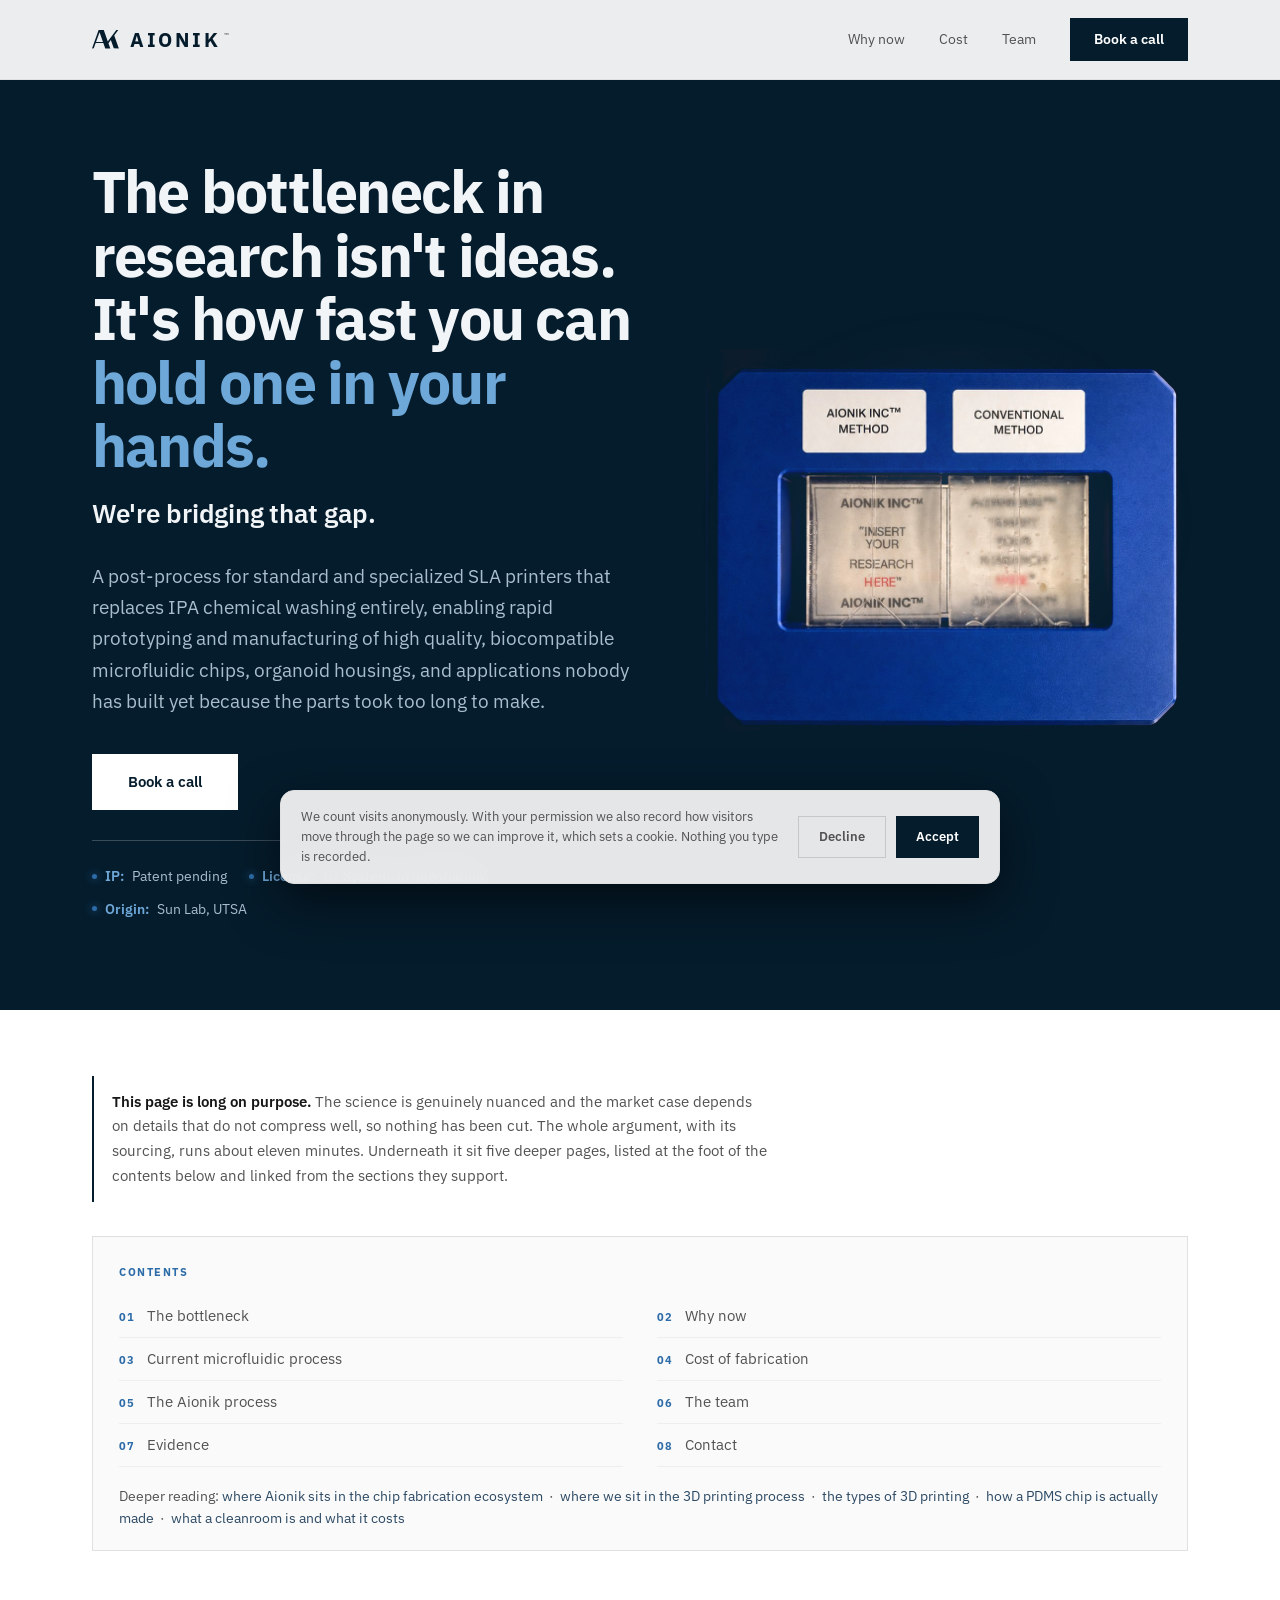
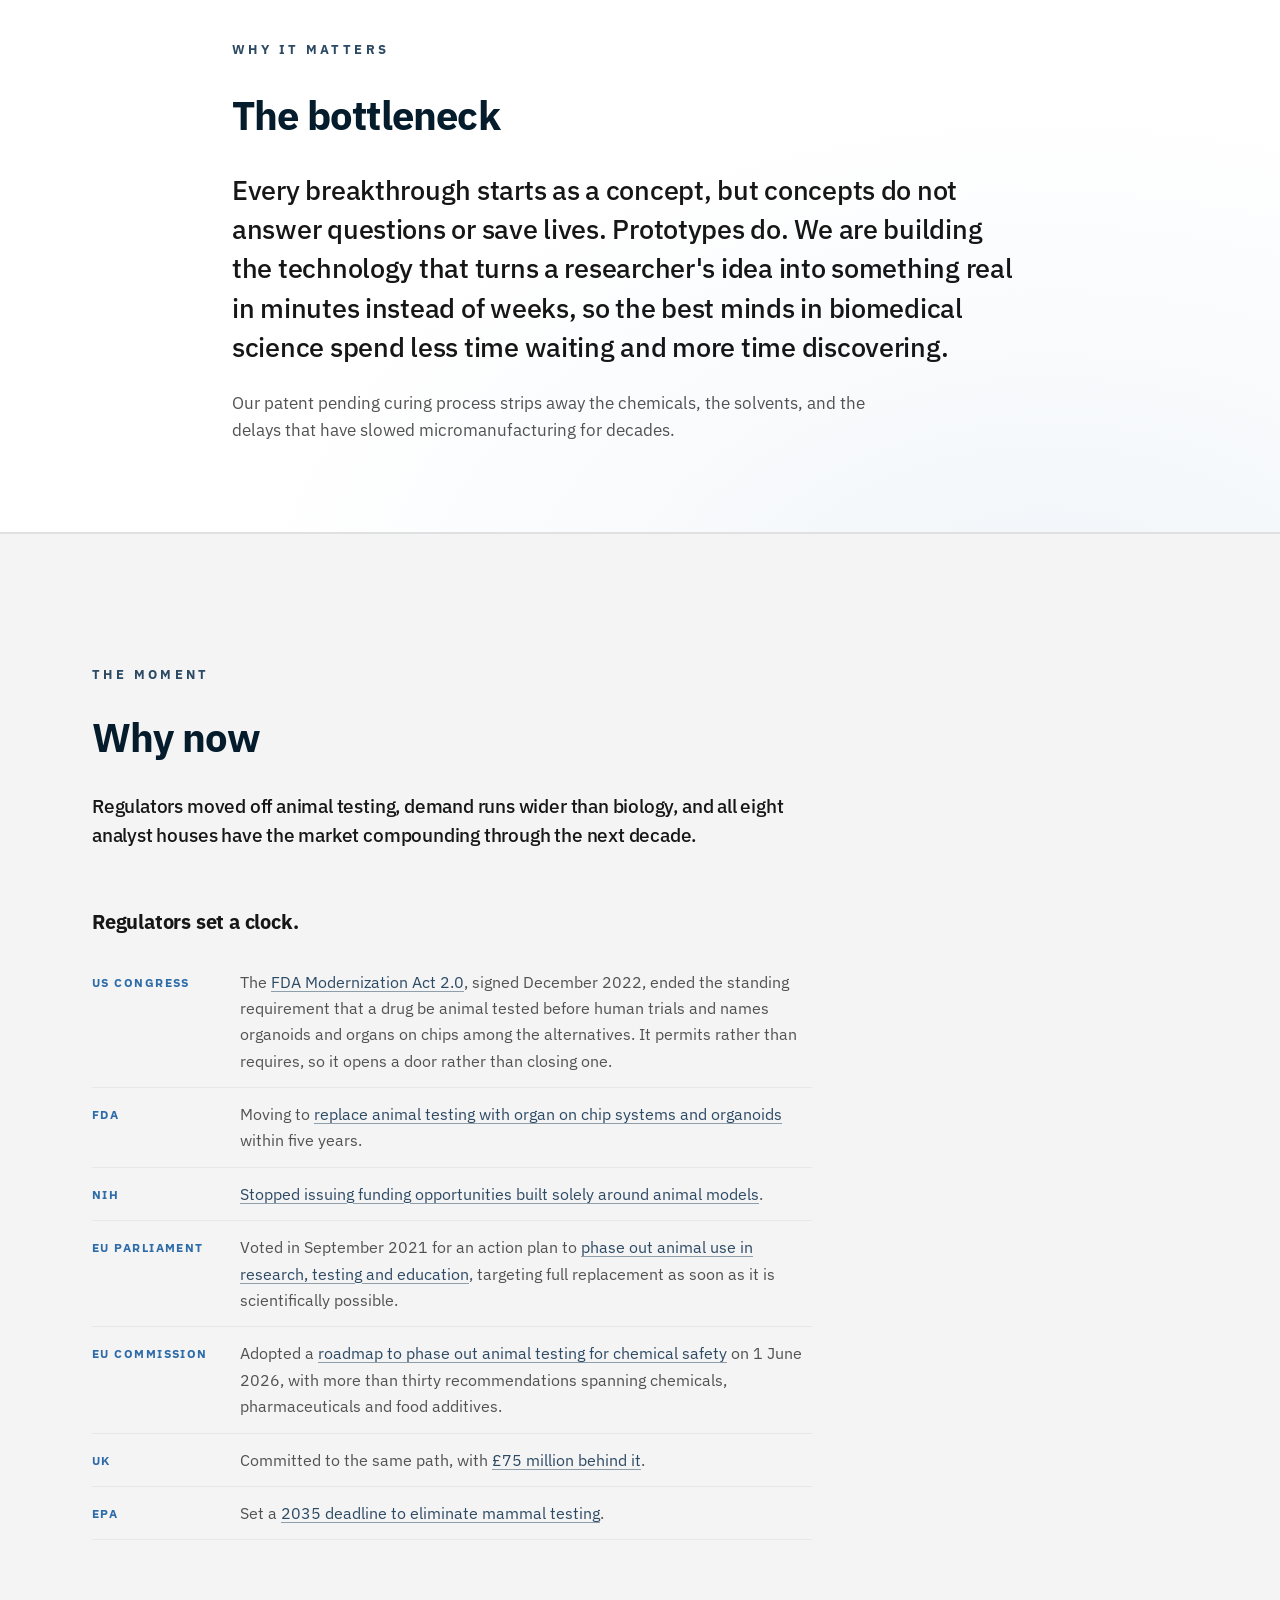
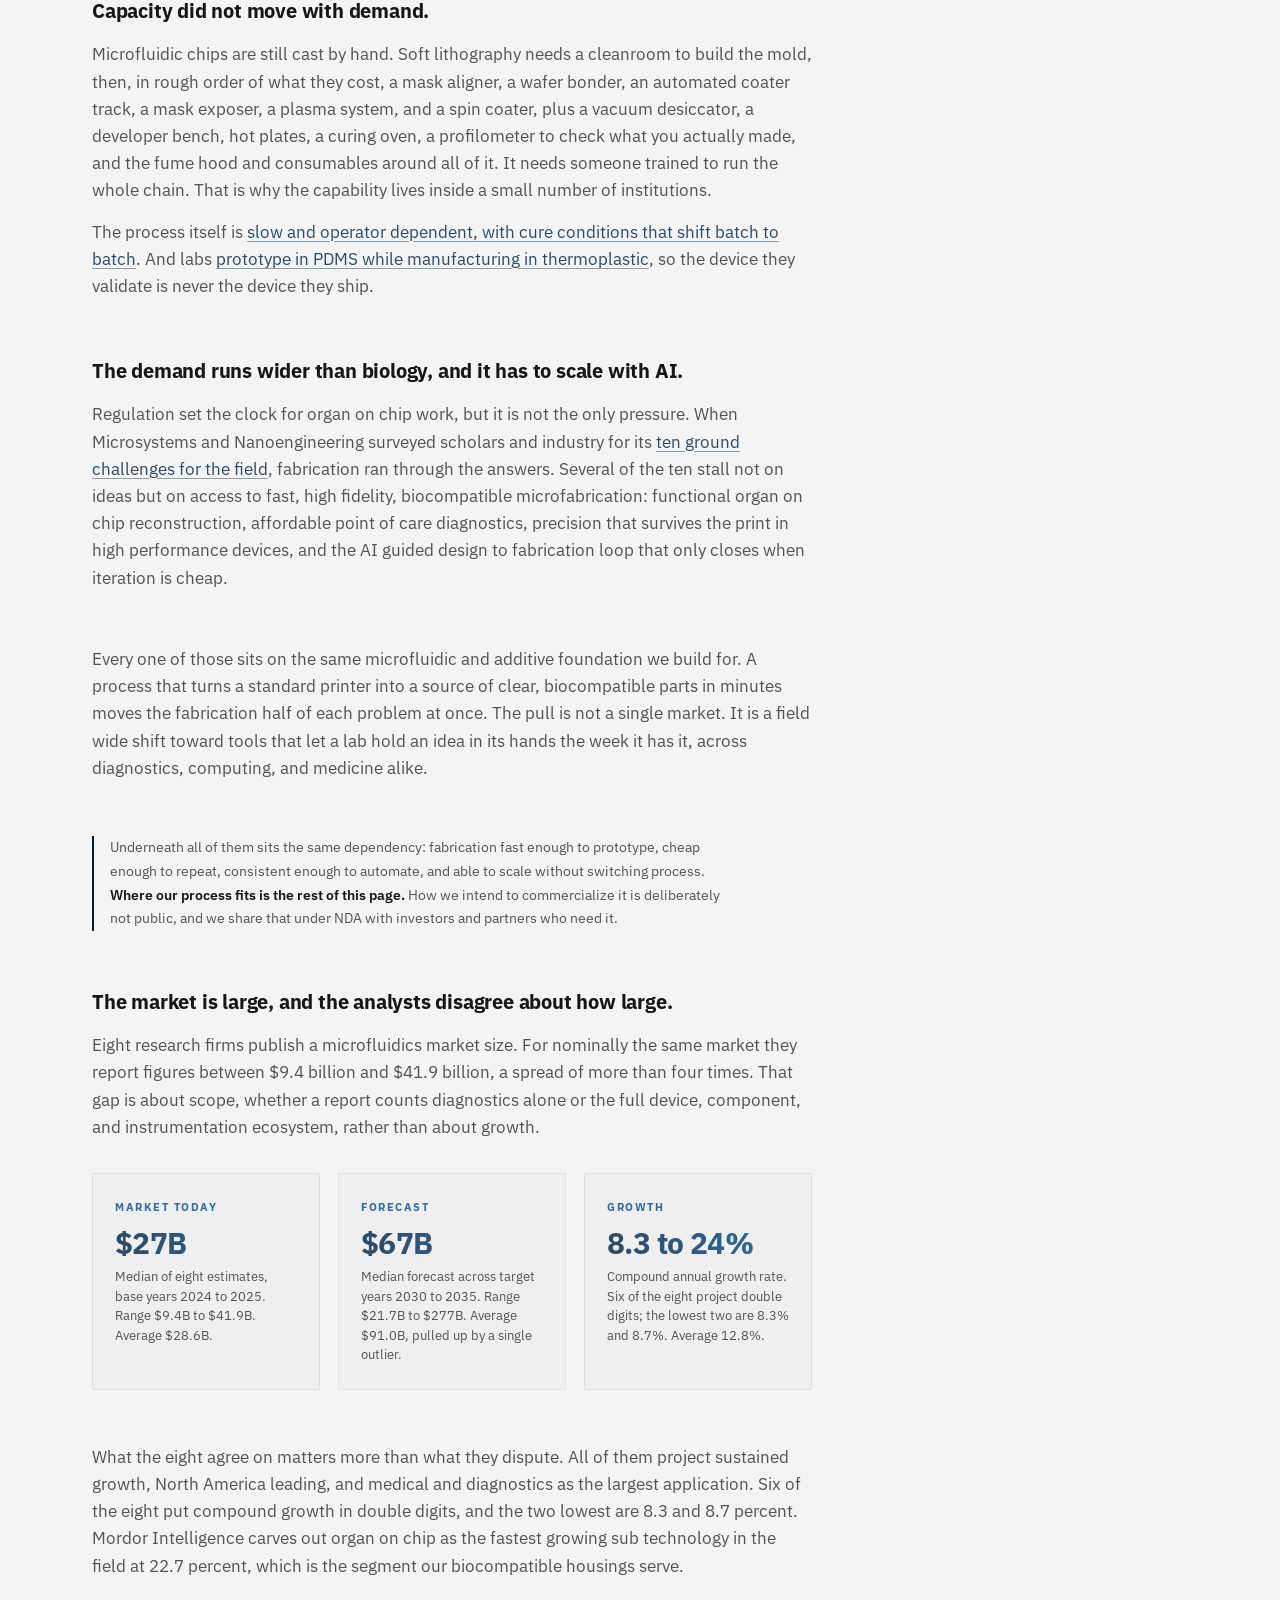
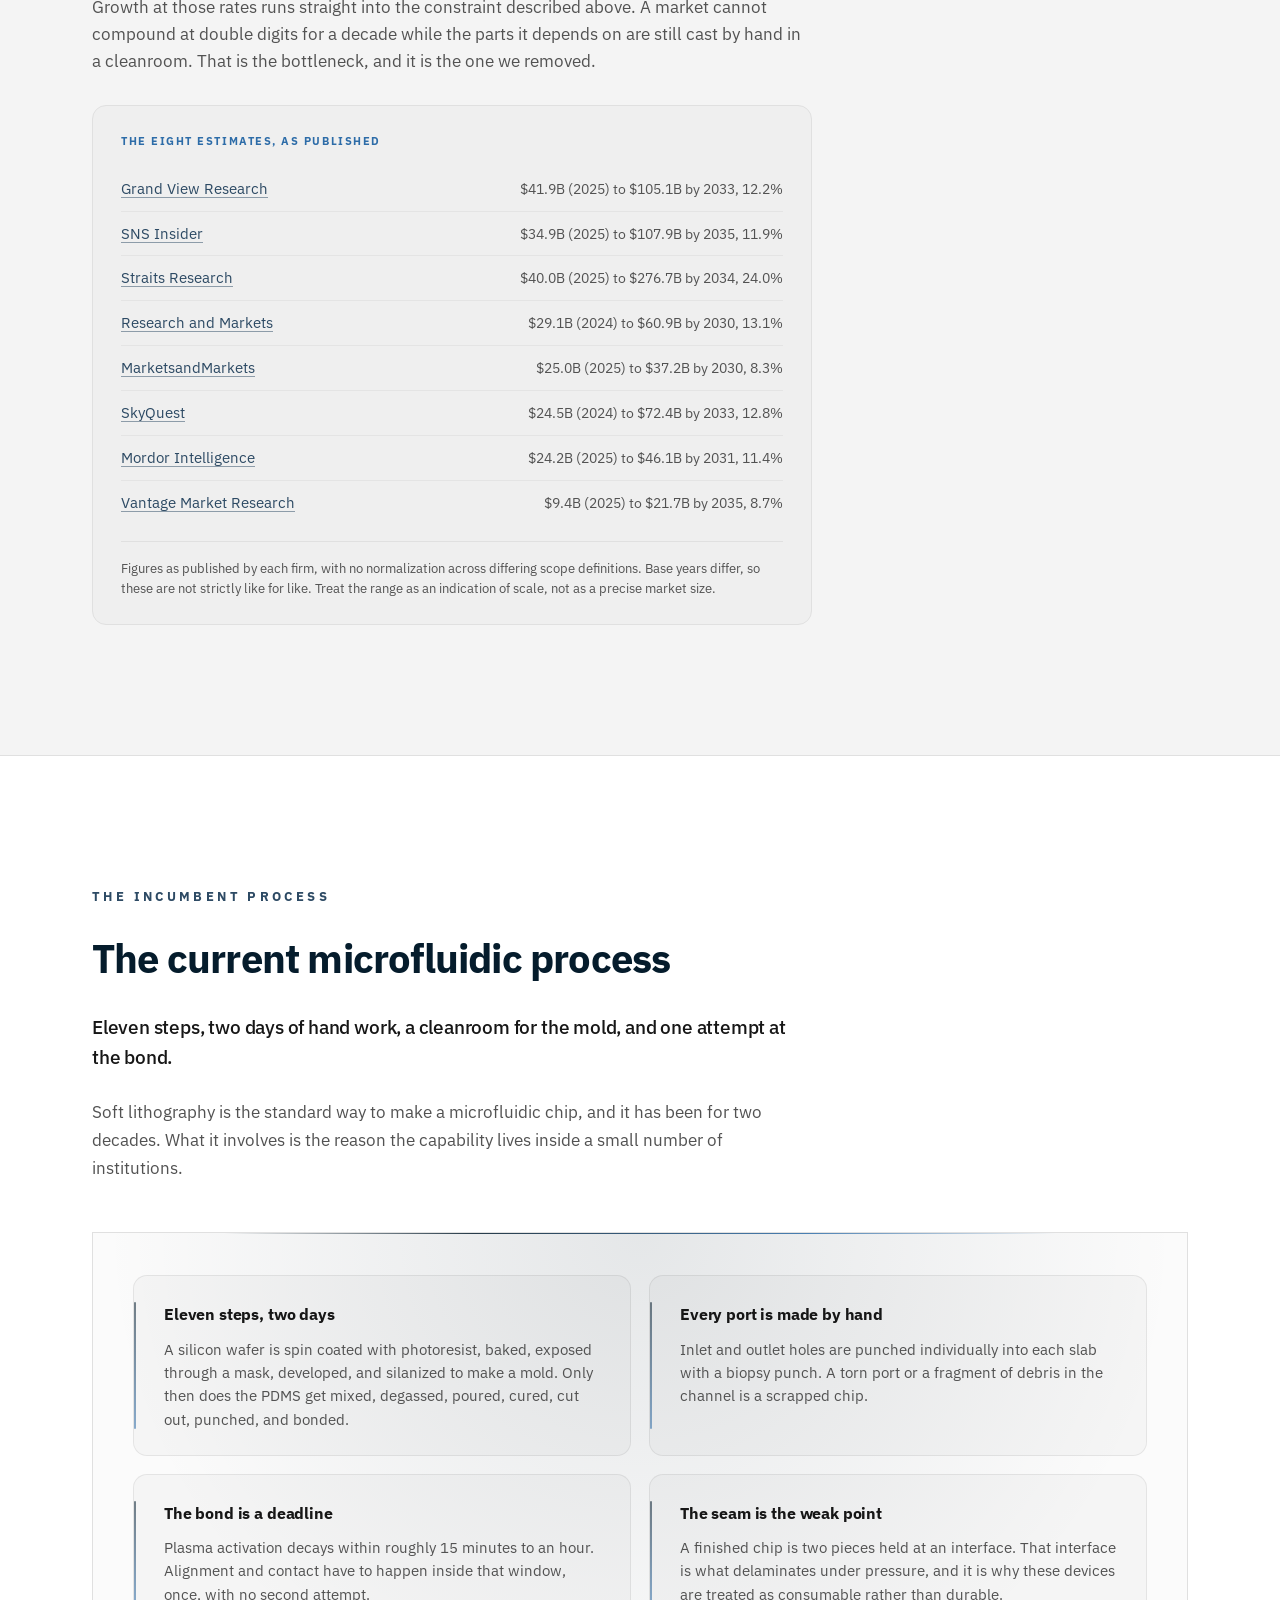
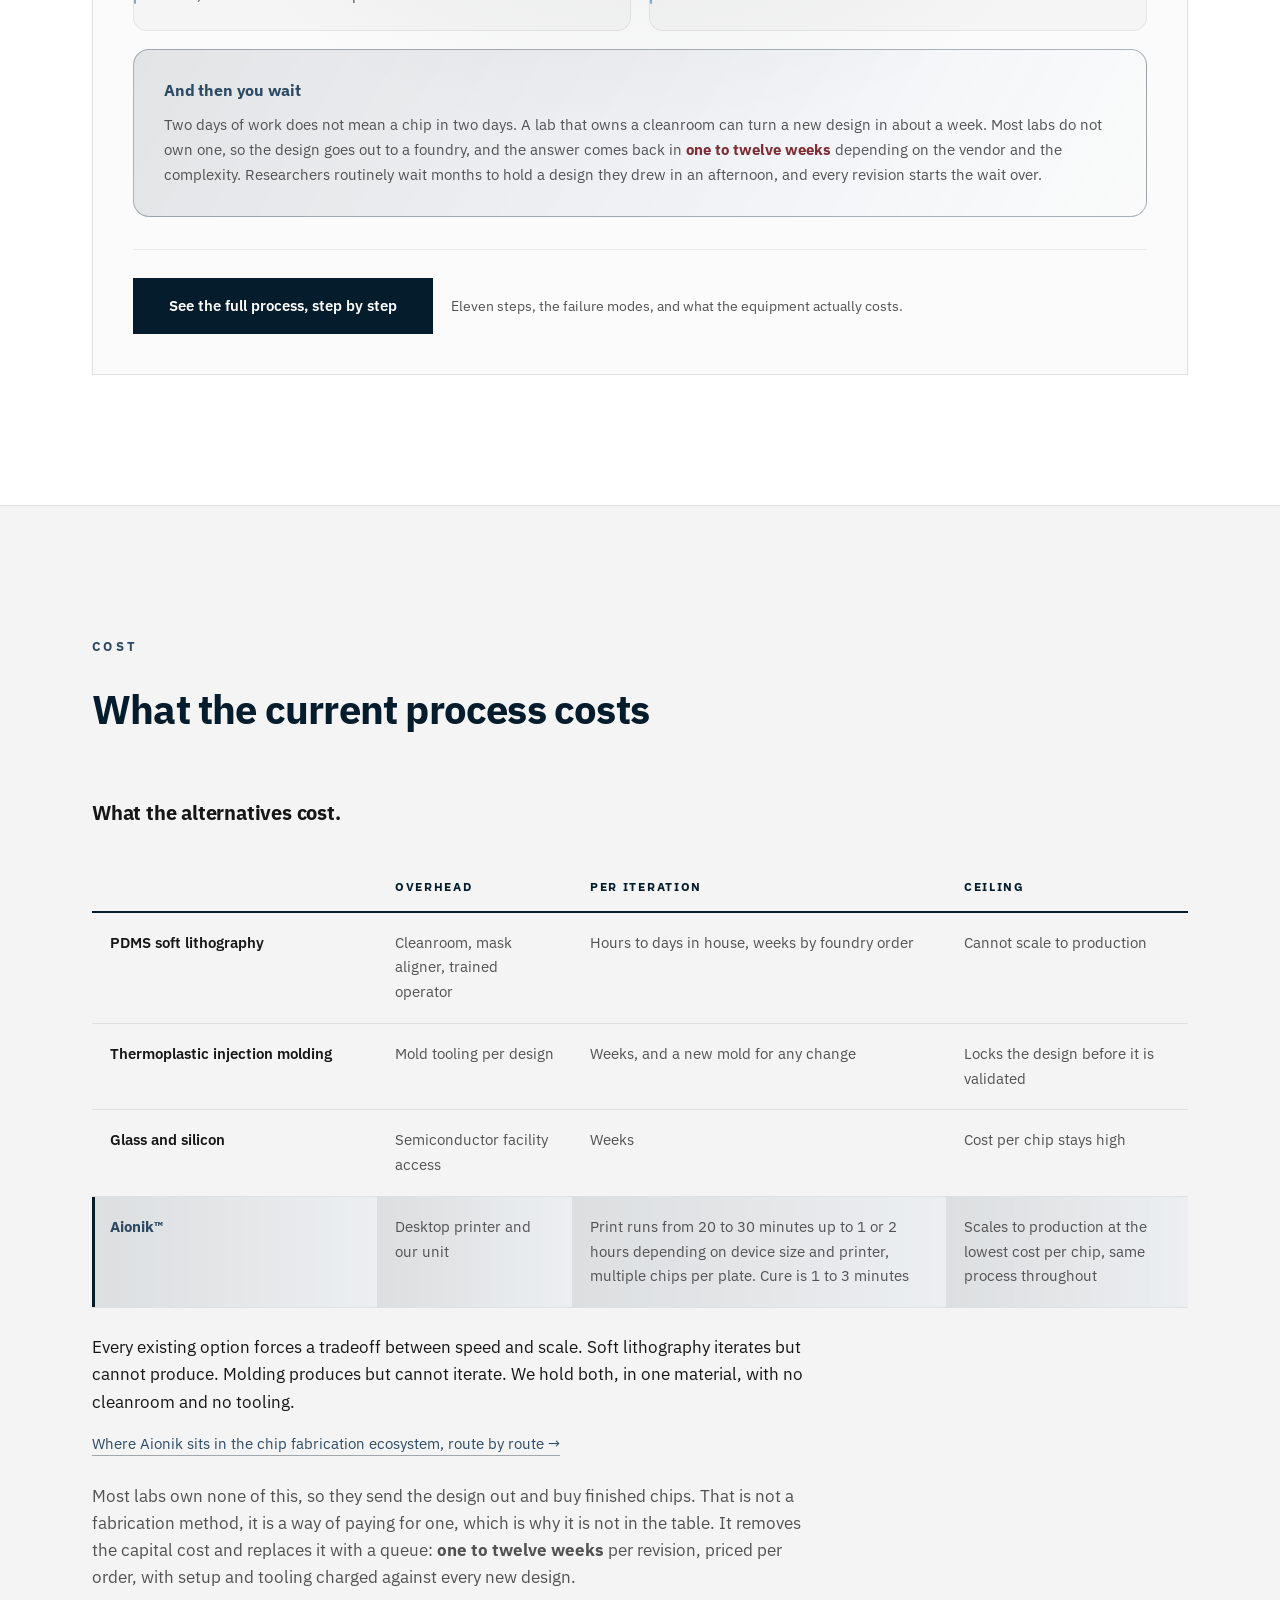
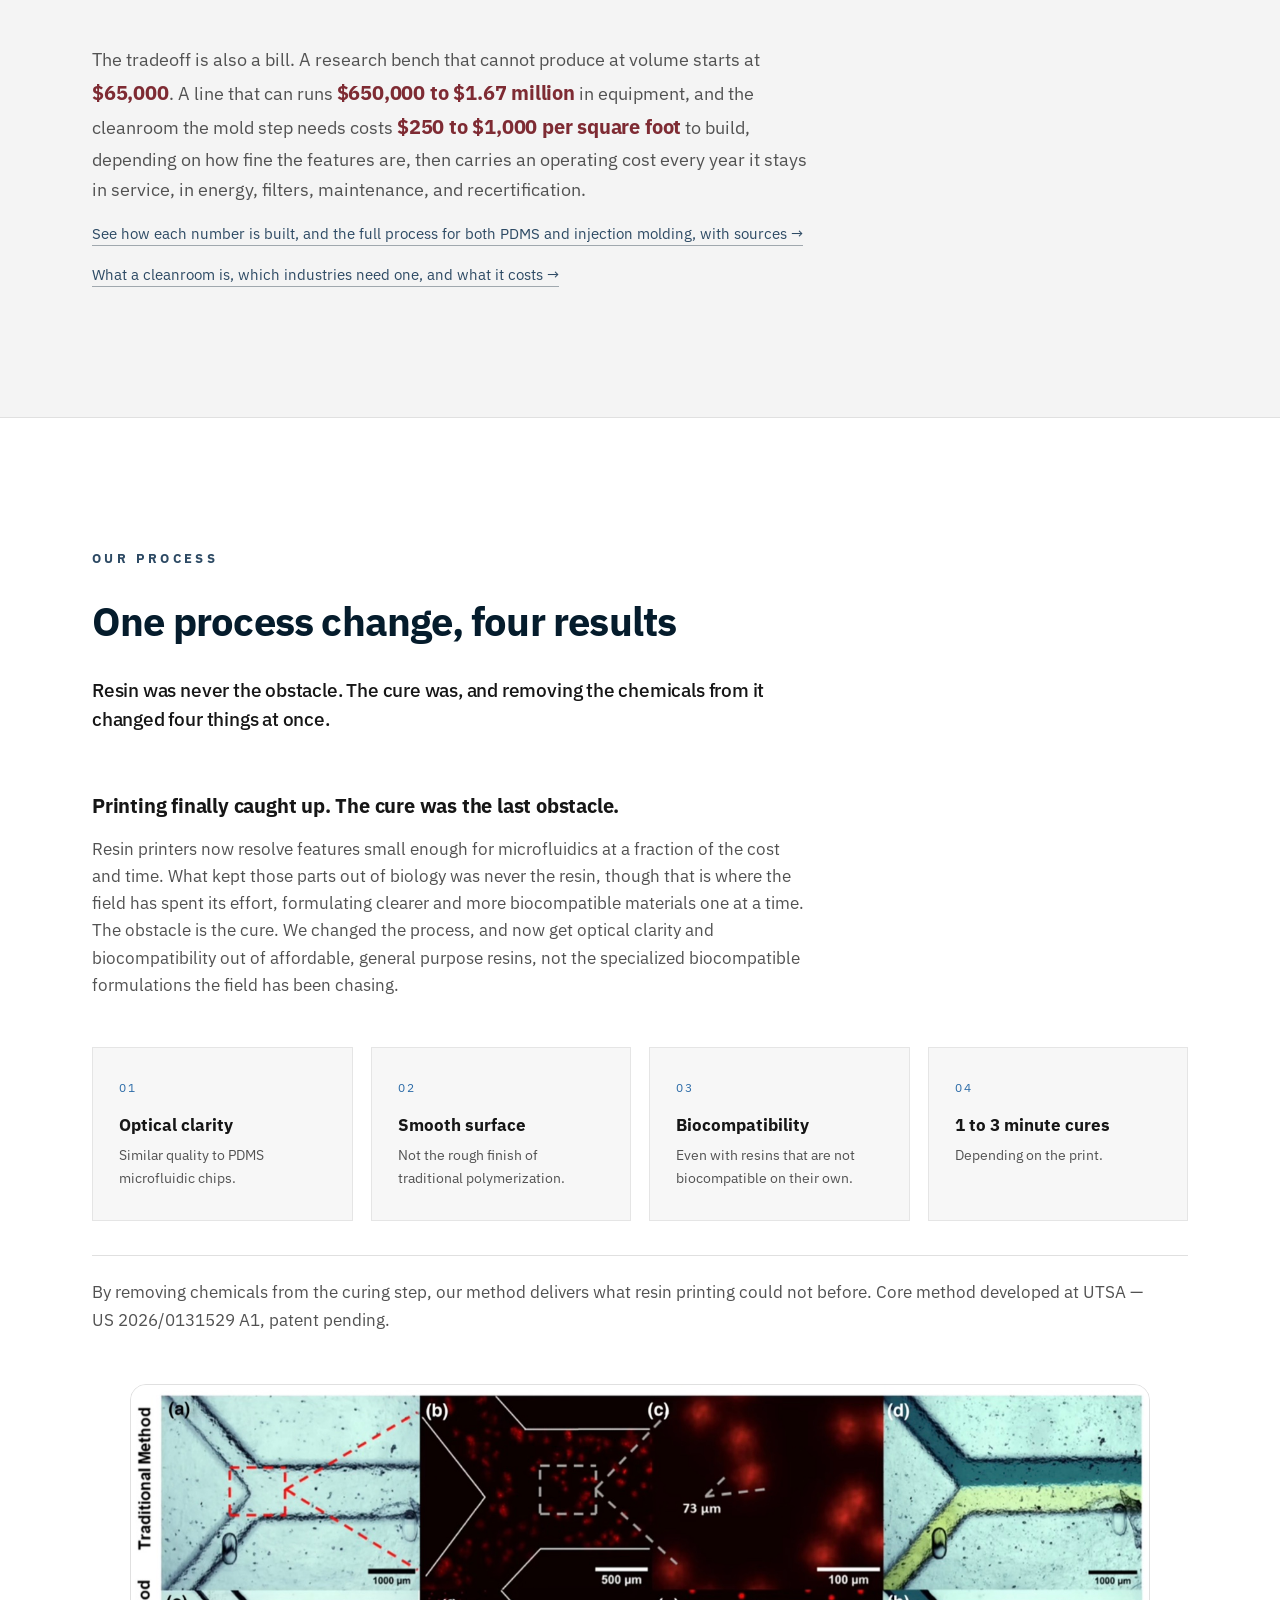
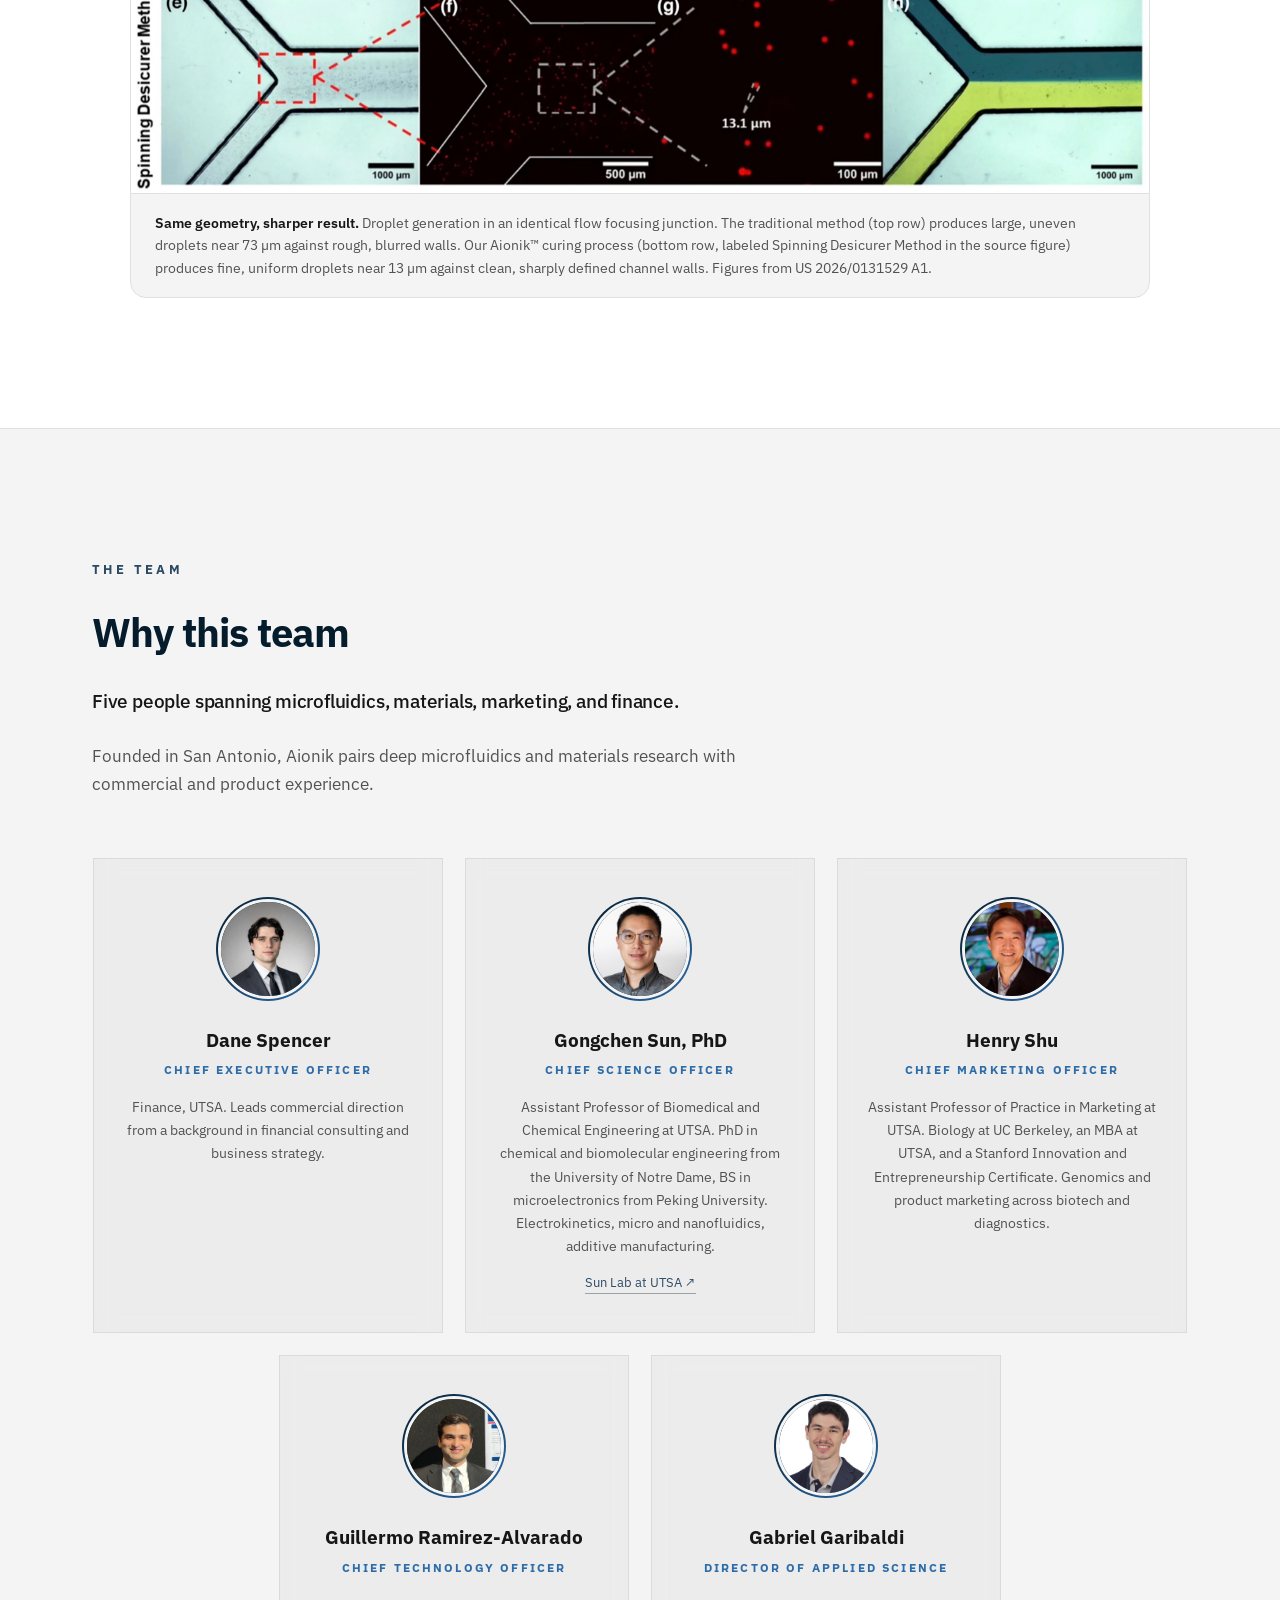
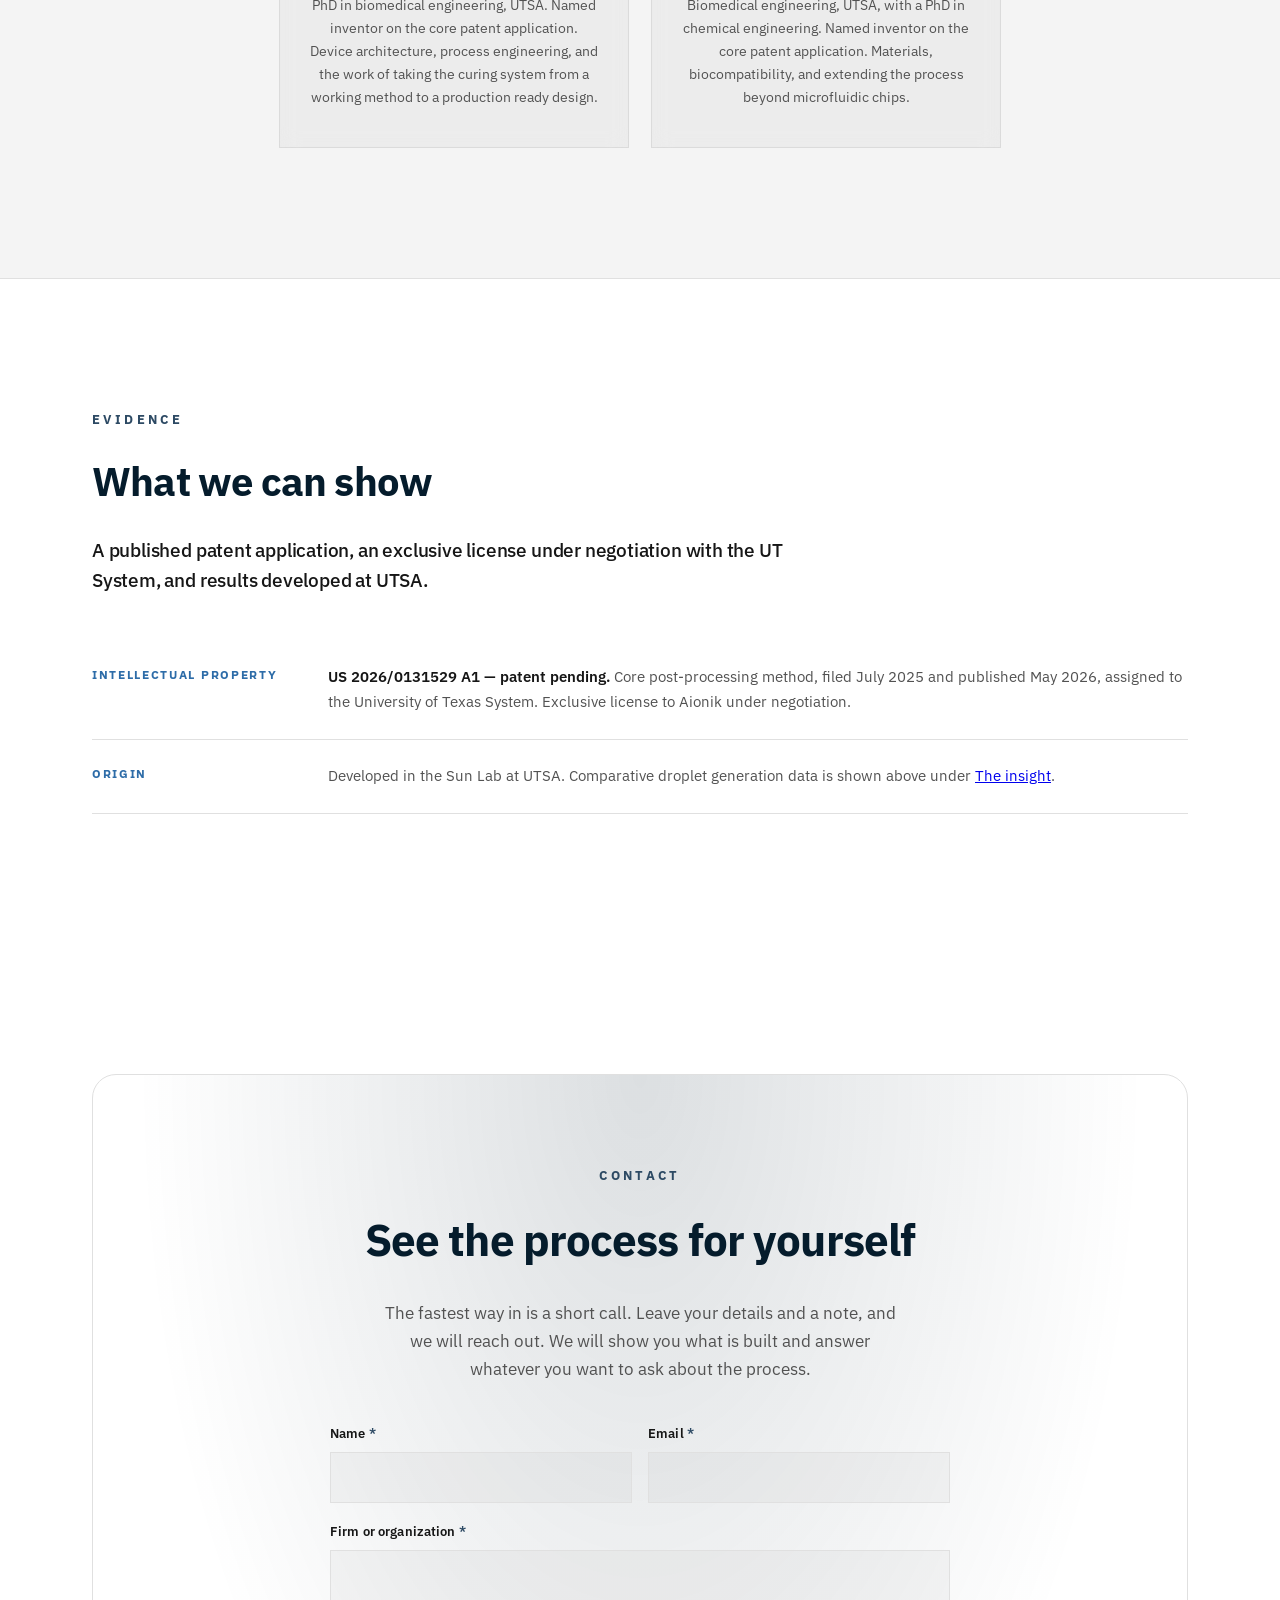
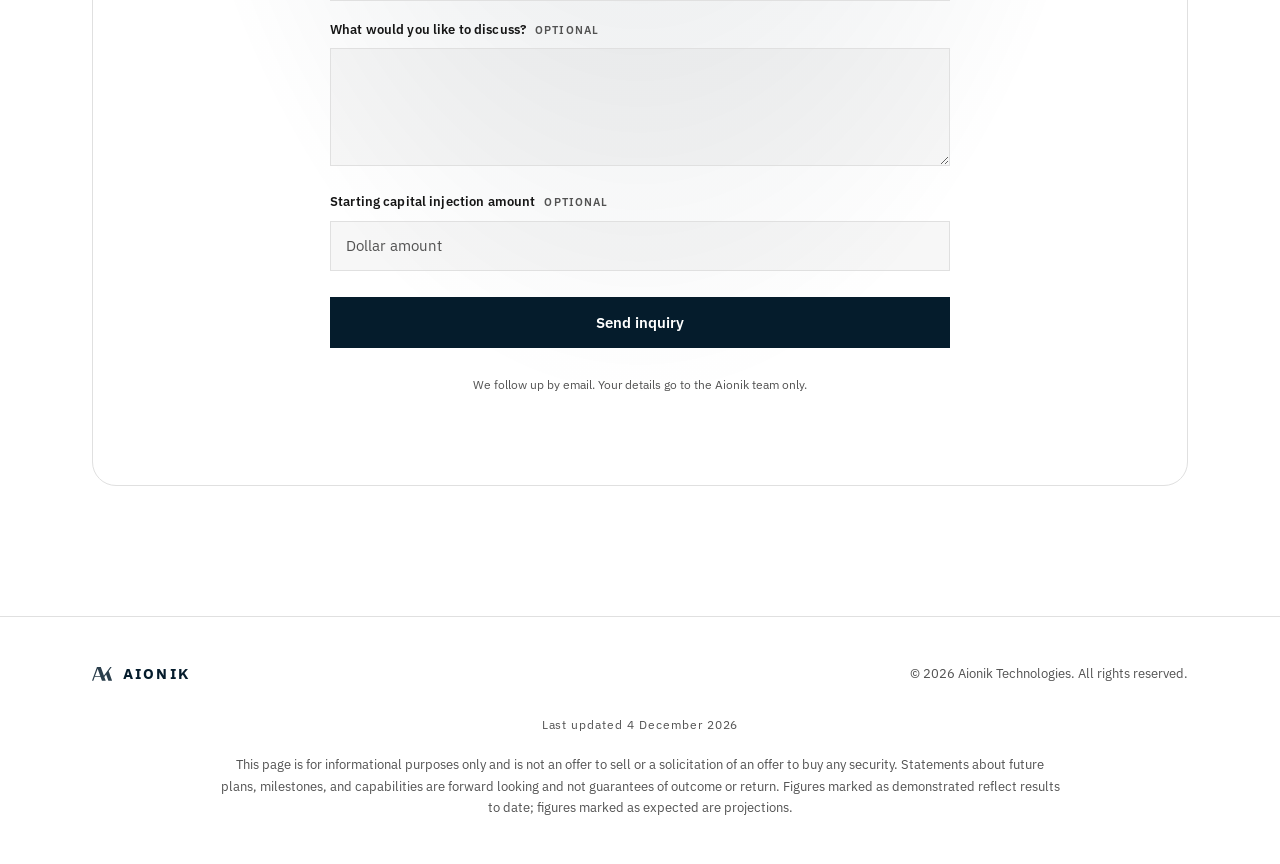
<file: investors.html>
<!DOCTYPE html>
<html lang="en">
<head>
<meta charset="UTF-8">
<!-- The investor page became the site homepage on 30 Aug 2026. This stub keeps
     every link already shared by direct URL working. Relative target, so it is
     correct on both github.io/aionik-site/ and the custom domain. -->
<meta name="robots" content="noindex, follow">
<meta http-equiv="refresh" content="0; url=./">
<title>Aionik Technologies</title>
<script>location.replace('./');</script>
</head>
<body style="background:#07070E;color:#E7E7F2;font-family:-apple-system,Helvetica,Arial,sans-serif;padding:40px">
<p>This page has moved. <a href="./" style="color:#A78BFA">Continue to Aionik Technologies</a>.</p>
</body>
</html>
</file>
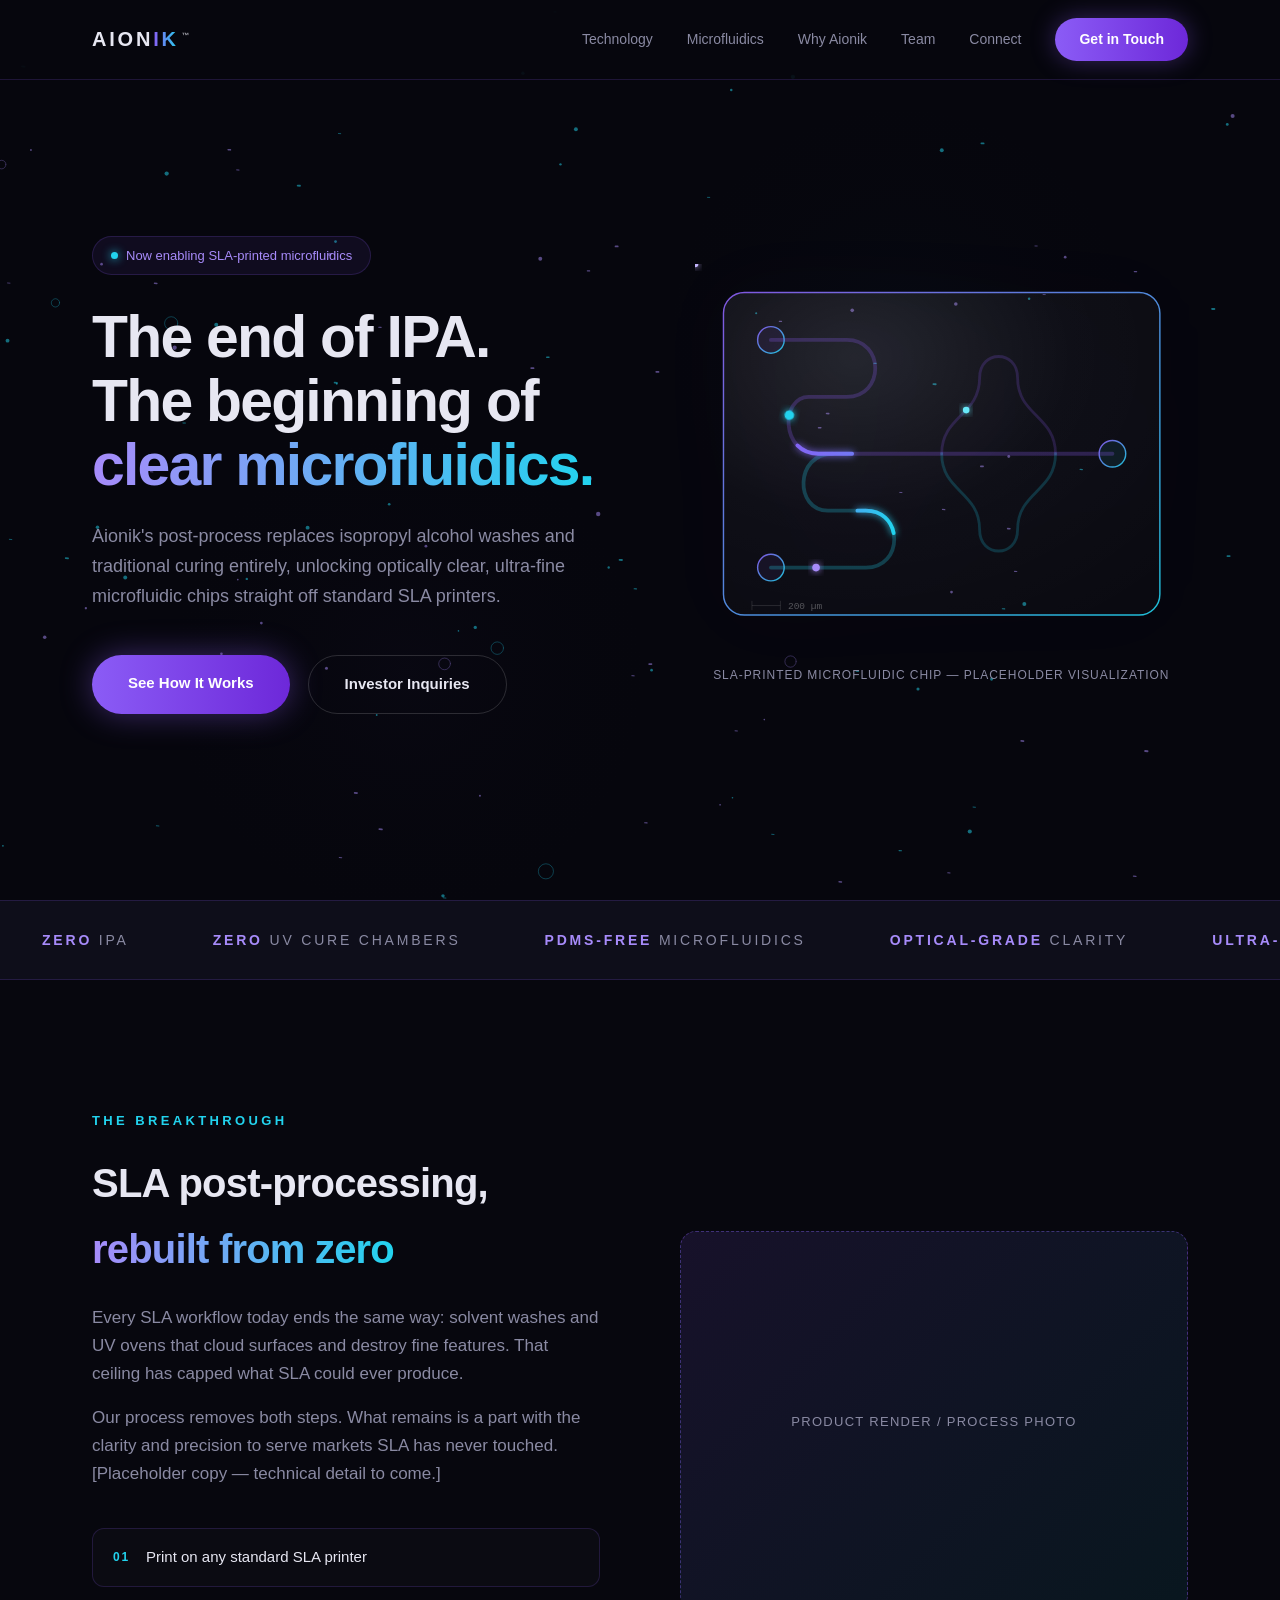
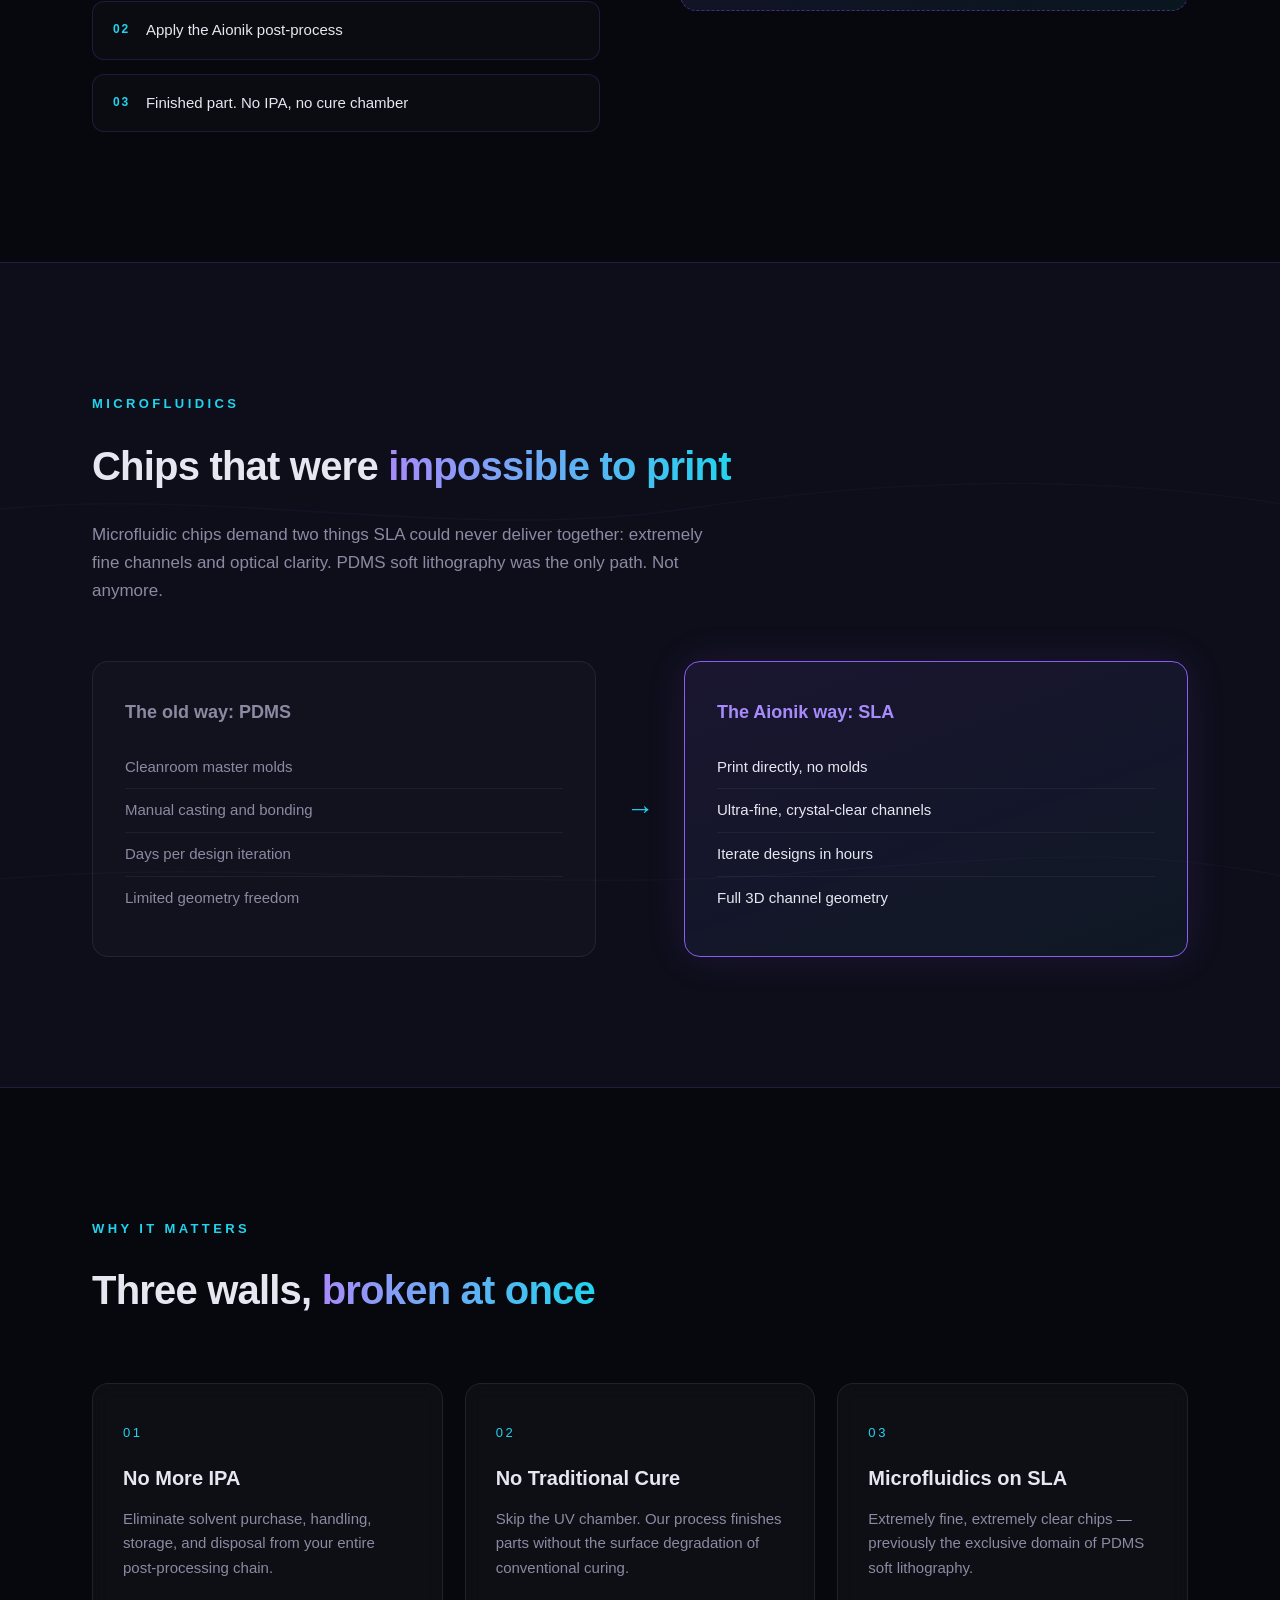
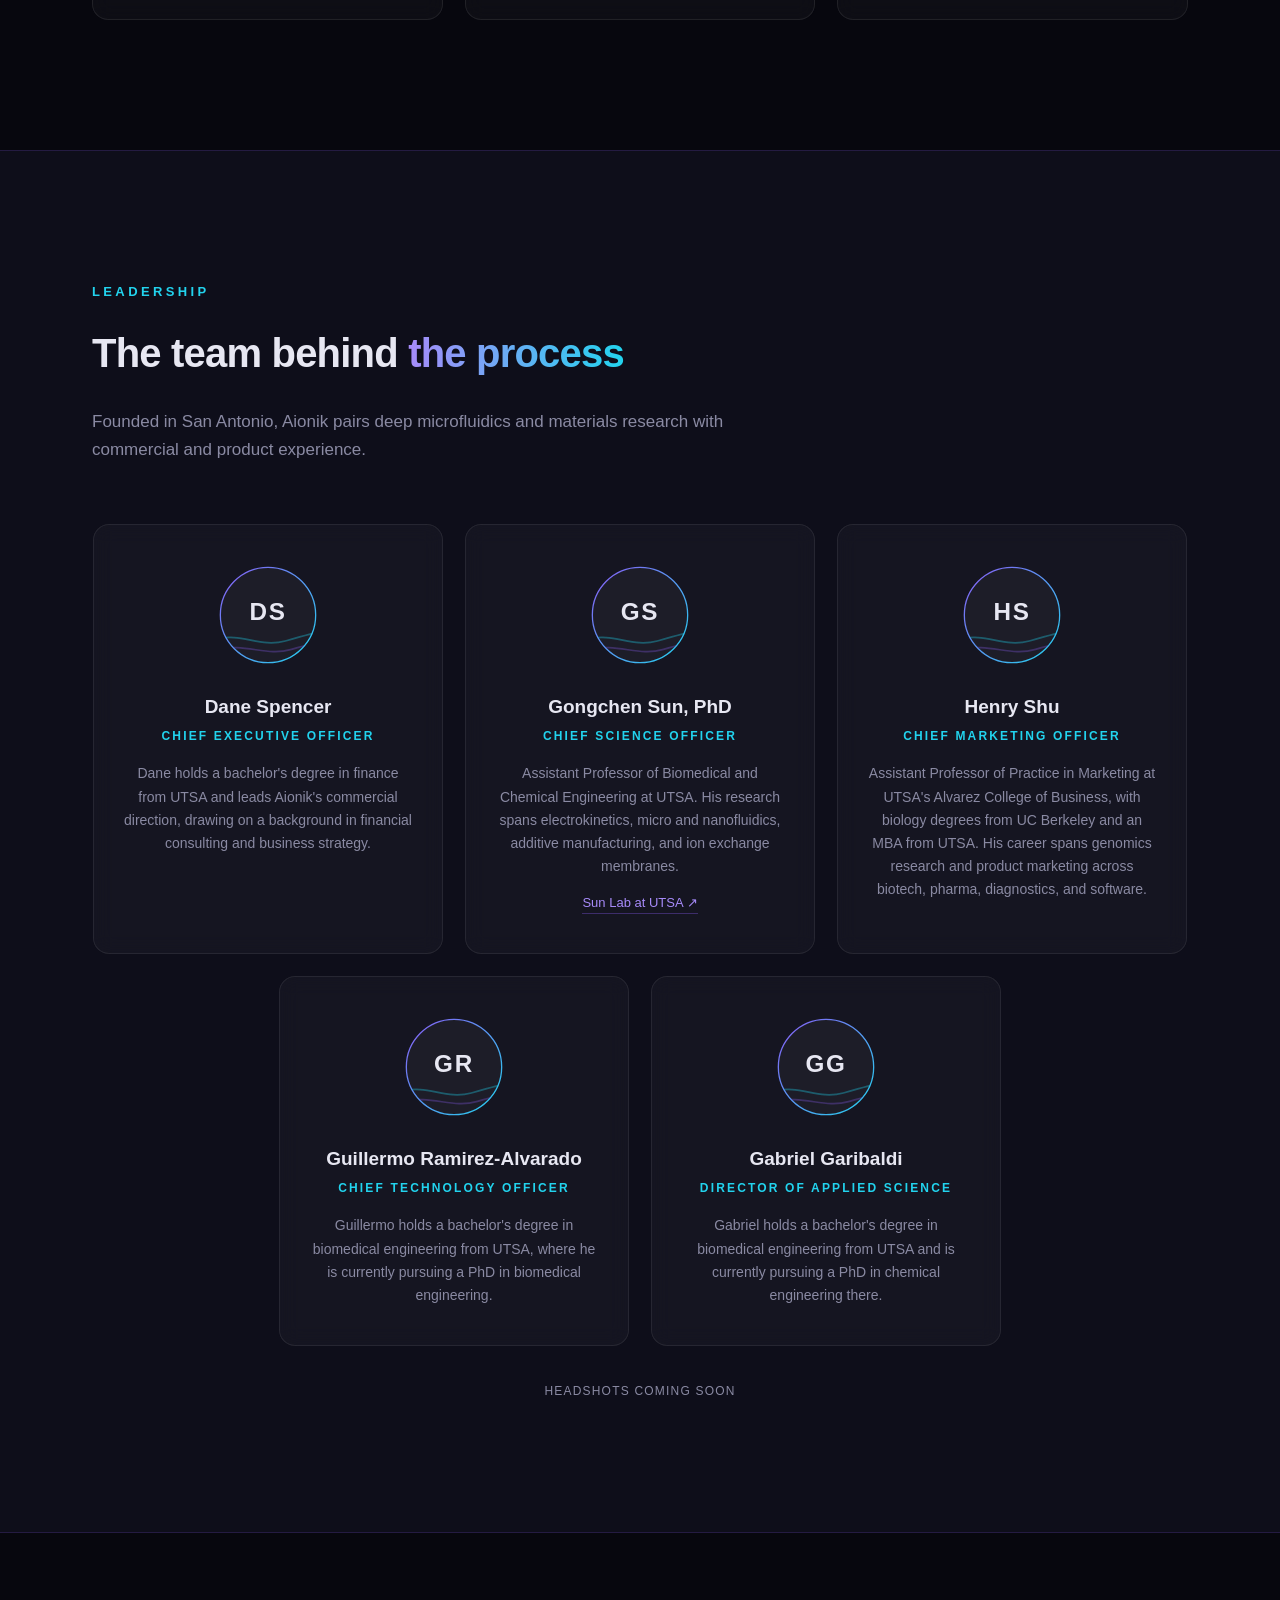
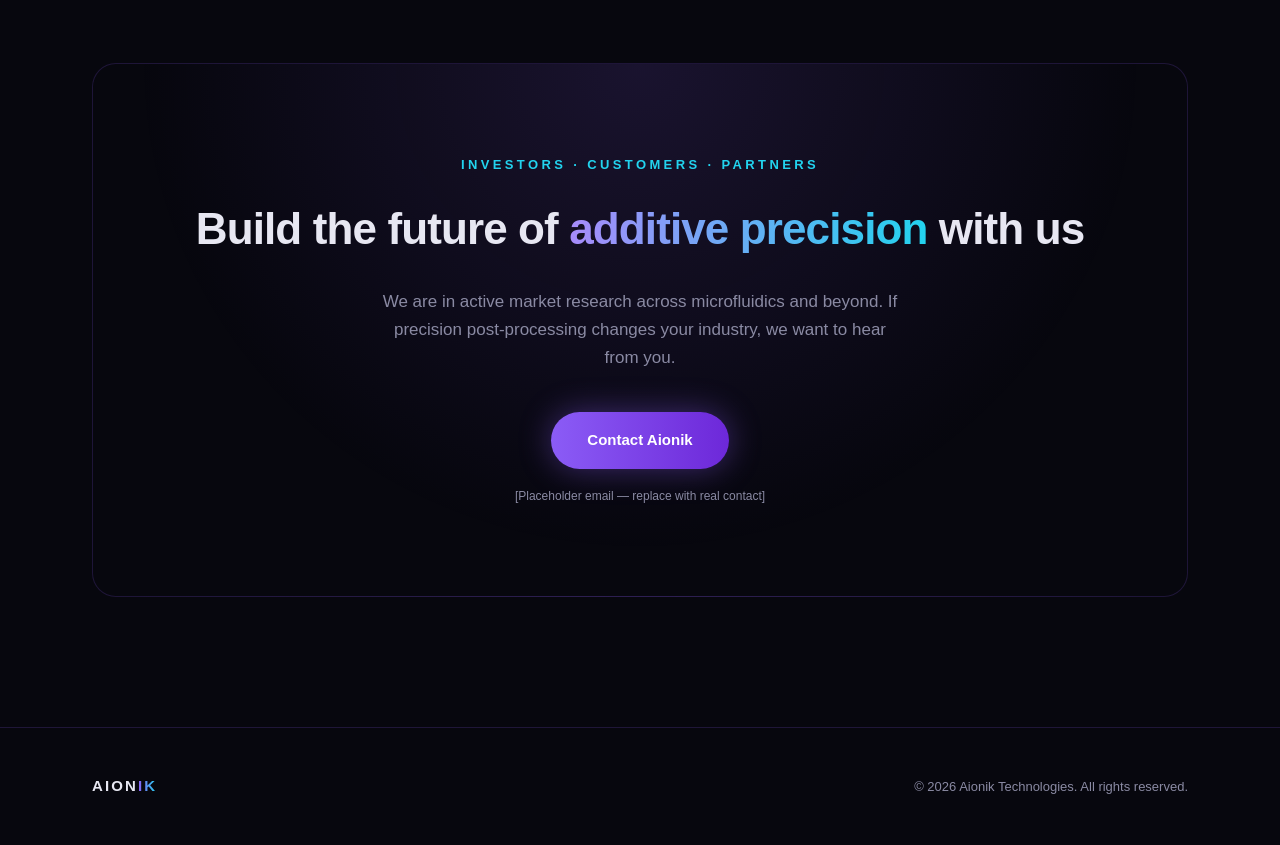
<file: main-site-draft.html>
<!DOCTYPE html>
<html lang="en">
<head>
<!-- PARKED 30 Aug 2026. This is the v1 marketing homepage, kept for when the
     main site is resumed. It is NOT linked from anywhere and is noindex so an
     unfinished page never shows up in search. It still contains a placeholder
     contact address (contact@aionik.example). -->
<meta name="robots" content="noindex, nofollow">
<meta charset="UTF-8">
<meta name="viewport" content="width=device-width, initial-scale=1.0">
<meta name="description" content="Aionik Technologies — SLA post-processing without IPA or traditional curing. Enabling optically clear, ultra-fine microfluidic chips printed on standard SLA hardware.">
<title>Aionik Technologies — SLA Post-Processing, Reinvented</title>
<link rel="stylesheet" href="css/styles.css">
</head>
<body>

<nav>
  <div class="nav-inner">
    <a href="#" class="logo">AION<span>IK</span><sup class="tm">&trade;</sup></a>
    <div class="nav-links">
      <a href="#technology">Technology</a>
      <a href="#microfluidics">Microfluidics</a>
      <a href="#why">Why Aionik</a>
      <a href="#team">Team</a>
      <a href="#connect">Connect</a>
      <a href="#connect" class="nav-cta">Get in Touch</a>
    </div>
    <button class="nav-toggle" aria-label="Menu">☰</button>
  </div>
</nav>

<header class="hero">
  <canvas id="field" aria-hidden="true"></canvas>
  <div class="container hero-split">
    <div class="hero-content">
      <div class="pill">Now enabling SLA-printed microfluidics</div>
      <h1>The end of IPA.<br>The beginning of <span class="grad">clear microfluidics.</span></h1>
      <p>Aionik's post-process replaces isopropyl alcohol washes and traditional curing entirely, unlocking optically clear, ultra-fine microfluidic chips straight off standard SLA printers.</p>
      <div class="btn-row">
        <a href="#technology" class="btn btn-primary">See How It Works</a>
        <a href="#connect" class="btn btn-ghost">Investor Inquiries</a>
      </div>
    </div>

    <div class="hero-visual">
      <!-- Animated microfluidic chip -->
      <svg class="chip" viewBox="0 0 520 400" fill="none" aria-hidden="true">
        <defs>
          <linearGradient id="chipEdge" x1="0" y1="0" x2="1" y2="1">
            <stop offset="0" stop-color="#8B5CF6" stop-opacity="0.9"/>
            <stop offset="1" stop-color="#22D3EE" stop-opacity="0.9"/>
          </linearGradient>
          <linearGradient id="channelGlow" x1="0" y1="0" x2="1" y2="0">
            <stop offset="0" stop-color="#8B5CF6"/>
            <stop offset="1" stop-color="#22D3EE"/>
          </linearGradient>
          <filter id="soft" x="-50%" y="-50%" width="200%" height="200%">
            <feGaussianBlur stdDeviation="4" result="blur"/>
            <feMerge>
              <feMergeNode in="blur"/>
              <feMergeNode in="SourceGraphic"/>
            </feMerge>
          </filter>
          <radialGradient id="glassSheen" cx="0.3" cy="0.2" r="1">
            <stop offset="0" stop-color="#FFFFFF" stop-opacity="0.10"/>
            <stop offset="0.5" stop-color="#FFFFFF" stop-opacity="0.02"/>
            <stop offset="1" stop-color="#FFFFFF" stop-opacity="0"/>
          </radialGradient>
        </defs>

        <!-- chip body -->
        <rect x="30" y="30" width="460" height="340" rx="22"
              fill="rgba(255,255,255,0.02)" stroke="url(#chipEdge)" stroke-width="1.5"/>
        <rect x="30" y="30" width="460" height="340" rx="22" fill="url(#glassSheen)"/>

        <!-- inlet / outlet ports -->
        <circle cx="80" cy="80" r="14" stroke="url(#chipEdge)" stroke-width="1.5" fill="rgba(139,92,246,0.08)"/>
        <circle cx="80" cy="320" r="14" stroke="url(#chipEdge)" stroke-width="1.5" fill="rgba(139,92,246,0.08)"/>
        <circle cx="440" cy="200" r="14" stroke="url(#chipEdge)" stroke-width="1.5" fill="rgba(34,211,238,0.08)"/>

        <!-- static channel traces -->
        <path id="ch1" d="M80 80 H 160 C 200 80, 200 140, 160 140 H 120 C 90 140, 90 200, 130 200 H 380 C 420 200, 430 200, 440 200"
              stroke="rgba(139,92,246,0.25)" stroke-width="4" stroke-linecap="round"/>
        <path id="ch2" d="M80 320 H 180 C 220 320, 220 260, 180 260 H 140 C 105 260, 105 200, 145 200"
              stroke="rgba(34,211,238,0.25)" stroke-width="4" stroke-linecap="round"/>
        <path id="ch3" d="M260 200 C 260 160, 300 160, 300 120 C 300 90, 340 90, 340 120 C 340 160, 380 160, 380 200"
              stroke="rgba(139,92,246,0.2)" stroke-width="3" stroke-linecap="round"/>
        <path id="ch4" d="M260 200 C 260 240, 300 240, 300 280 C 300 310, 340 310, 340 280 C 340 240, 380 240, 380 200"
              stroke="rgba(34,211,238,0.2)" stroke-width="3" stroke-linecap="round"/>

        <!-- animated flow pulses -->
        <path d="M80 80 H 160 C 200 80, 200 140, 160 140 H 120 C 90 140, 90 200, 130 200 H 380 C 420 200, 430 200, 440 200"
              stroke="url(#channelGlow)" stroke-width="4" stroke-linecap="round" filter="url(#soft)"
              stroke-dasharray="60 640" class="flow-pulse">
          <animate attributeName="stroke-dashoffset" from="700" to="0" dur="4.5s" repeatCount="indefinite"/>
        </path>
        <path d="M80 320 H 180 C 220 320, 220 260, 180 260 H 140 C 105 260, 105 200, 145 200"
              stroke="url(#channelGlow)" stroke-width="4" stroke-linecap="round" filter="url(#soft)"
              stroke-dasharray="50 420" class="flow-pulse">
          <animate attributeName="stroke-dashoffset" from="470" to="0" dur="5.5s" repeatCount="indefinite"/>
        </path>

        <!-- droplet particles -->
        <circle r="5" fill="#22D3EE" filter="url(#soft)">
          <animateMotion dur="4.5s" repeatCount="indefinite" rotate="auto">
            <mpath href="#ch1"/>
          </animateMotion>
        </circle>
        <circle r="4" fill="#A78BFA" filter="url(#soft)">
          <animateMotion dur="5.5s" repeatCount="indefinite" begin="1s">
            <mpath href="#ch2"/>
          </animateMotion>
        </circle>
        <circle r="3.5" fill="#67E8F9" filter="url(#soft)">
          <animateMotion dur="6s" repeatCount="indefinite" begin="0.5s">
            <mpath href="#ch3"/>
          </animateMotion>
        </circle>
        <circle r="3.5" fill="#C4B5FD" filter="url(#soft)">
          <animateMotion dur="6s" repeatCount="indefinite" begin="2s">
            <mpath href="#ch4"/>
          </animateMotion>
        </circle>

        <!-- micro detail marks -->
        <g stroke="rgba(255,255,255,0.12)" stroke-width="1">
          <line x1="60" y1="360" x2="90" y2="360"/>
          <line x1="60" y1="355" x2="60" y2="365"/>
          <line x1="90" y1="355" x2="90" y2="365"/>
        </g>
        <text x="98" y="364" fill="rgba(255,255,255,0.3)" font-size="10" font-family="monospace">200 µm</text>
      </svg>
      <div class="chip-caption">SLA-printed microfluidic chip — placeholder visualization</div>
    </div>
  </div>
</header>

<div class="ticker" aria-hidden="true">
  <div class="ticker-track">
    <span><b>Zero</b> IPA</span><span><b>Zero</b> UV cure chambers</span><span><b>PDMS-free</b> microfluidics</span><span><b>Optical-grade</b> clarity</span><span><b>Ultra-fine</b> channel geometry</span><span><b>Zero</b> IPA</span><span><b>Zero</b> UV cure chambers</span><span><b>PDMS-free</b> microfluidics</span><span><b>Optical-grade</b> clarity</span><span><b>Ultra-fine</b> channel geometry</span>
  </div>
</div>

<section id="technology">
  <div class="container split">
    <div class="reveal">
      <div class="kicker">The Breakthrough</div>
      <h2>SLA post-processing, <span class="grad">rebuilt from zero</span></h2>
      <p class="muted">Every SLA workflow today ends the same way: solvent washes and UV ovens that cloud surfaces and destroy fine features. That ceiling has capped what SLA could ever produce.</p>
      <p class="muted">Our process removes both steps. What remains is a part with the clarity and precision to serve markets SLA has never touched. [Placeholder copy — technical detail to come.]</p>
      <div class="step-row">
        <div class="step"><span class="step-num">01</span>Print on any standard SLA printer</div>
        <div class="step"><span class="step-num">02</span>Apply the Aionik post-process</div>
        <div class="step"><span class="step-num">03</span>Finished part. No IPA, no cure chamber</div>
      </div>
    </div>
    <div class="placeholder reveal">Product Render / Process Photo</div>
  </div>
</section>

<section id="microfluidics" class="micro-section">
  <div class="micro-bg" aria-hidden="true">
    <svg id="network" viewBox="0 0 1160 420" preserveAspectRatio="xMidYMid meet" fill="none">
      <defs>
        <linearGradient id="nflow" x1="0" y1="0" x2="1" y2="0">
          <stop offset="0" stop-color="#8B5CF6"/>
          <stop offset="1" stop-color="#22D3EE"/>
        </linearGradient>
        <filter id="nsoft" x="-50%" y="-50%" width="200%" height="200%">
          <feGaussianBlur stdDeviation="3" result="blur"/>
          <feMerge><feMergeNode in="blur"/><feMergeNode in="SourceGraphic"/></feMerge>
        </filter>
        <!-- full inlet-to-outlet routes for the droplets -->
        <path id="lam1" d="M0 210 H 180 C 210 210, 210 150, 240 150 C 270 150, 270 210, 300 210 C 330 210, 330 150, 360 150 C 390 150, 390 210, 420 210 H 480 C 520 210, 520 120, 560 120 H 700 C 740 120, 740 70, 780 70 H 1160"/>
        <path id="lam2" d="M0 210 H 180 C 210 210, 210 150, 240 150 C 270 150, 270 210, 300 210 C 330 210, 330 150, 360 150 C 390 150, 390 210, 420 210 H 480 C 520 210, 520 300, 560 300 H 660 C 700 300, 700 350, 740 350 H 1160"/>
        <path id="lam3" d="M0 210 H 180 C 210 210, 210 150, 240 150 C 270 150, 270 210, 300 210 C 330 210, 330 150, 360 150 C 390 150, 390 210, 420 210 H 480 C 520 210, 520 120, 560 120 H 700 C 740 120, 740 170, 780 170 H 1014"/>
      </defs>

      <!-- faint hairline traces for depth: not etched, always there -->
      <g stroke="rgba(139,92,246,0.06)" stroke-width="1">
        <path d="M0 60 C 200 40, 420 90, 620 60 S 1000 30, 1160 55"/>
        <path d="M0 395 C 240 375, 480 410, 720 390 S 1040 370, 1160 392"/>
      </g>

      <g stroke-opacity="0.55">
        <!-- trunk + serpentine mixer -->
        <path class="wire" d="M0 210 H 180 C 210 210, 210 150, 240 150 C 270 150, 270 210, 300 210 C 330 210, 330 150, 360 150 C 390 150, 390 210, 420 210 H 480" stroke="url(#nflow)" stroke-width="2.5"/>
        <!-- first split -->
        <path class="wire" d="M480 210 C 520 210, 520 120, 560 120 H 700" stroke="url(#nflow)" stroke-width="2"/>
        <path class="wire" d="M480 210 C 520 210, 520 300, 560 300 H 660" stroke="url(#nflow)" stroke-width="2"/>
        <!-- upper sub-splits -->
        <path class="wire" d="M700 120 C 740 120, 740 70, 780 70 H 1160" stroke="url(#nflow)" stroke-width="1.5"/>
        <path class="wire" d="M700 120 C 740 120, 740 170, 780 170 H 1014" stroke="url(#nflow)" stroke-width="1.5"/>
        <!-- lower sub-splits -->
        <path class="wire" d="M660 300 C 700 300, 700 250, 740 250 H 1160" stroke="url(#nflow)" stroke-width="1.5"/>
        <path class="wire" d="M660 300 C 700 300, 700 350, 740 350 H 1160" stroke="url(#nflow)" stroke-width="1.5"/>
        <!-- capillary cross-links -->
        <path class="wire" d="M880 70 C 880 110, 880 130, 880 170" stroke="url(#nflow)" stroke-width="1"/>
        <path class="wire" d="M940 250 C 940 290, 940 310, 940 350" stroke="url(#nflow)" stroke-width="1"/>
        <!-- reaction chamber on the inner upper branch -->
        <path class="wire" d="M 1014 170 a 26 26 0 1 0 52 0 a 26 26 0 1 0 -52 0" stroke="url(#nflow)" stroke-width="1.5"/>
        <path class="wire" d="M1066 170 H 1160" stroke="url(#nflow)" stroke-width="1.5"/>
      </g>

      <!-- laminar streams: hidden until the etch completes -->
      <g class="streams">
        <!-- two parallel non-mixing streams through the trunk and mixer -->
        <g filter="url(#nsoft)">
          <path d="M0 210 H 180 C 210 210, 210 150, 240 150 C 270 150, 270 210, 300 210 C 330 210, 330 150, 360 150 C 390 150, 390 210, 420 210 H 480" transform="translate(0 -2.2)" stroke="#A78BFA" stroke-width="1.4" stroke-linecap="round" stroke-dasharray="70 630">
            <animate attributeName="stroke-dashoffset" from="700" to="0" dur="5s" repeatCount="indefinite"/>
          </path>
          <path d="M0 210 H 180 C 210 210, 210 150, 240 150 C 270 150, 270 210, 300 210 C 330 210, 330 150, 360 150 C 390 150, 390 210, 420 210 H 480" transform="translate(0 2.2)" stroke="#22D3EE" stroke-width="1.4" stroke-linecap="round" stroke-dasharray="70 630">
            <animate attributeName="stroke-dashoffset" from="700" to="0" dur="5s" begin="0.35s" repeatCount="indefinite"/>
          </path>
        </g>
        <!-- branch streams -->
        <path d="M480 210 C 520 210, 520 120, 560 120 H 700 C 740 120, 740 70, 780 70 H 1160" stroke="#A78BFA" stroke-width="1.6" stroke-linecap="round" stroke-dasharray="60 560" filter="url(#nsoft)">
          <animate attributeName="stroke-dashoffset" from="620" to="0" dur="6s" repeatCount="indefinite"/>
        </path>
        <path d="M480 210 C 520 210, 520 300, 560 300 H 660 C 700 300, 700 350, 740 350 H 1160" stroke="#22D3EE" stroke-width="1.6" stroke-linecap="round" stroke-dasharray="60 560" filter="url(#nsoft)">
          <animate attributeName="stroke-dashoffset" from="620" to="0" dur="6.8s" begin="0.8s" repeatCount="indefinite"/>
        </path>
        <!-- droplets riding the full routes -->
        <circle r="3.2" fill="#22D3EE" filter="url(#nsoft)">
          <animateMotion dur="9s" repeatCount="indefinite"><mpath href="#lam1"/></animateMotion>
        </circle>
        <circle r="2.8" fill="#A78BFA" filter="url(#nsoft)">
          <animateMotion dur="10s" begin="1.5s" repeatCount="indefinite"><mpath href="#lam2"/></animateMotion>
        </circle>
        <circle r="2.6" fill="#67E8F9" filter="url(#nsoft)">
          <animateMotion dur="11s" begin="3s" repeatCount="indefinite"><mpath href="#lam3"/></animateMotion>
        </circle>
      </g>

      <!-- junction nodes -->
      <circle class="node" data-at="0.45" cx="480" cy="210" r="6" fill="#0E0E1A" stroke="url(#nflow)" stroke-width="2"/>
      <circle class="node" data-at="0.7" cx="700" cy="120" r="5" fill="#0E0E1A" stroke="url(#nflow)" stroke-width="2"/>
      <circle class="node" data-at="0.7" cx="660" cy="300" r="5" fill="#0E0E1A" stroke="url(#nflow)" stroke-width="2"/>
      <circle class="node" data-at="0.95" cx="1120" cy="70" r="4" fill="#A78BFA"/>
      <circle class="node" data-at="0.95" cx="1040" cy="170" r="4" fill="#22D3EE"/>
      <circle class="node" data-at="0.95" cx="1120" cy="250" r="4" fill="#8B5CF6"/>
      <circle class="node" data-at="0.95" cx="1120" cy="350" r="4" fill="#22D3EE"/>
    </svg>
  </div>
  <div class="container micro-content">
    <div class="kicker reveal">Microfluidics</div>
    <h2 class="reveal">Chips that were <span class="grad">impossible to print</span></h2>
    <p class="muted reveal" style="max-width:640px;">Microfluidic chips demand two things SLA could never deliver together: extremely fine channels and optical clarity. PDMS soft lithography was the only path. Not anymore.</p>
    <div class="compare reveal">
      <div class="compare-col old">
        <h3>The old way: PDMS</h3>
        <ul>
          <li>Cleanroom master molds</li>
          <li>Manual casting and bonding</li>
          <li>Days per design iteration</li>
          <li>Limited geometry freedom</li>
        </ul>
      </div>
      <div class="compare-arrow" aria-hidden="true">→</div>
      <div class="compare-col new">
        <h3>The Aionik way: SLA</h3>
        <ul>
          <li>Print directly, no molds</li>
          <li>Ultra-fine, crystal-clear channels</li>
          <li>Iterate designs in hours</li>
          <li>Full 3D channel geometry</li>
        </ul>
      </div>
    </div>
  </div>
</section>

<section id="why" class="why-section">
  <div class="container">
    <div class="kicker reveal">Why It Matters</div>
    <h2 class="reveal">Three walls, <span class="grad">broken at once</span></h2>
    <div class="glass-grid">
      <div class="glass sheen reveal">
        <span class="num">01</span>
        <h3>No More IPA</h3>
        <p>Eliminate solvent purchase, handling, storage, and disposal from your entire post-processing chain.</p>
      </div>
      <div class="glass sheen reveal">
        <span class="num">02</span>
        <h3>No Traditional Cure</h3>
        <p>Skip the UV chamber. Our process finishes parts without the surface degradation of conventional curing.</p>
      </div>
      <div class="glass sheen reveal">
        <span class="num">03</span>
        <h3>Microfluidics on SLA</h3>
        <p>Extremely fine, extremely clear chips — previously the exclusive domain of PDMS soft lithography.</p>
      </div>
    </div>
  </div>
</section>

<section id="team" class="team-section">
  <div class="container">
    <div class="kicker reveal">Leadership</div>
    <h2 class="reveal">The team behind <span class="grad">the process</span></h2>
    <p class="muted reveal" style="max-width:640px;">Founded in San Antonio, Aionik pairs deep microfluidics and materials research with commercial and product experience.</p>

    <div class="team-grid">

      <div class="team-card sheen reveal">
        <div class="avatar" aria-hidden="true">
          <svg viewBox="0 0 120 120" fill="none">
            <defs>
              <linearGradient id="avEdge" x1="0" y1="0" x2="1" y2="1">
                <stop offset="0" stop-color="#8B5CF6"/>
                <stop offset="1" stop-color="#22D3EE"/>
              </linearGradient>
              <clipPath id="avClip"><circle cx="60" cy="60" r="55"/></clipPath>
            </defs>
            <circle cx="60" cy="60" r="55" fill="rgba(255,255,255,0.03)" stroke="url(#avEdge)" stroke-width="1.5"/>
            <g clip-path="url(#avClip)">
              <path d="M0 88 C 30 80, 50 98, 80 90 S 115 78, 125 84" stroke="rgba(34,211,238,0.35)" stroke-width="2"/>
              <path d="M0 100 C 34 92, 58 108, 86 100 S 118 90, 126 96" stroke="rgba(139,92,246,0.3)" stroke-width="2"/>
            </g>
            <text x="60" y="56" text-anchor="middle" dominant-baseline="central" fill="#E7E7F2" font-size="28" font-weight="700" letter-spacing="2">DS</text>
          </svg>
        </div>
        <h3>Dane Spencer</h3>
        <div class="role">Chief Executive Officer</div>
        <p>Dane holds a bachelor's degree in finance from UTSA and leads Aionik's commercial direction, drawing on a background in financial consulting and business strategy.</p>
      </div>

      <div class="team-card sheen reveal">
        <div class="avatar" aria-hidden="true">
          <svg viewBox="0 0 120 120" fill="none">
            <circle cx="60" cy="60" r="55" fill="rgba(255,255,255,0.03)" stroke="url(#avEdge)" stroke-width="1.5"/>
            <g clip-path="url(#avClip)">
              <path d="M0 88 C 30 80, 50 98, 80 90 S 115 78, 125 84" stroke="rgba(34,211,238,0.35)" stroke-width="2"/>
              <path d="M0 100 C 34 92, 58 108, 86 100 S 118 90, 126 96" stroke="rgba(139,92,246,0.3)" stroke-width="2"/>
            </g>
            <text x="60" y="56" text-anchor="middle" dominant-baseline="central" fill="#E7E7F2" font-size="28" font-weight="700" letter-spacing="2">GS</text>
          </svg>
        </div>
        <h3>Gongchen Sun, PhD</h3>
        <div class="role">Chief Science Officer</div>
        <p>Assistant Professor of Biomedical and Chemical Engineering at UTSA. His research spans electrokinetics, micro and nanofluidics, additive manufacturing, and ion exchange membranes.</p>
        <a class="team-link" href="https://www.sunlabutsa.org/" target="_blank" rel="noopener">Sun Lab at UTSA ↗</a>
      </div>

      <div class="team-card sheen reveal">
        <div class="avatar" aria-hidden="true">
          <svg viewBox="0 0 120 120" fill="none">
            <circle cx="60" cy="60" r="55" fill="rgba(255,255,255,0.03)" stroke="url(#avEdge)" stroke-width="1.5"/>
            <g clip-path="url(#avClip)">
              <path d="M0 88 C 30 80, 50 98, 80 90 S 115 78, 125 84" stroke="rgba(34,211,238,0.35)" stroke-width="2"/>
              <path d="M0 100 C 34 92, 58 108, 86 100 S 118 90, 126 96" stroke="rgba(139,92,246,0.3)" stroke-width="2"/>
            </g>
            <text x="60" y="56" text-anchor="middle" dominant-baseline="central" fill="#E7E7F2" font-size="28" font-weight="700" letter-spacing="2">HS</text>
          </svg>
        </div>
        <h3>Henry Shu</h3>
        <div class="role">Chief Marketing Officer</div>
        <p>Assistant Professor of Practice in Marketing at UTSA's Alvarez College of Business, with biology degrees from UC Berkeley and an MBA from UTSA. His career spans genomics research and product marketing across biotech, pharma, diagnostics, and software.</p>
      </div>

      <div class="team-card sheen reveal">
        <div class="avatar" aria-hidden="true">
          <svg viewBox="0 0 120 120" fill="none">
            <circle cx="60" cy="60" r="55" fill="rgba(255,255,255,0.03)" stroke="url(#avEdge)" stroke-width="1.5"/>
            <g clip-path="url(#avClip)">
              <path d="M0 88 C 30 80, 50 98, 80 90 S 115 78, 125 84" stroke="rgba(34,211,238,0.35)" stroke-width="2"/>
              <path d="M0 100 C 34 92, 58 108, 86 100 S 118 90, 126 96" stroke="rgba(139,92,246,0.3)" stroke-width="2"/>
            </g>
            <text x="60" y="56" text-anchor="middle" dominant-baseline="central" fill="#E7E7F2" font-size="28" font-weight="700" letter-spacing="2">GR</text>
          </svg>
        </div>
        <h3>Guillermo Ramirez-Alvarado</h3>
        <div class="role">Chief Technology Officer</div>
        <p>Guillermo holds a bachelor's degree in biomedical engineering from UTSA, where he is currently pursuing a PhD in biomedical engineering.</p>
      </div>

      <div class="team-card sheen reveal">
        <div class="avatar" aria-hidden="true">
          <svg viewBox="0 0 120 120" fill="none">
            <circle cx="60" cy="60" r="55" fill="rgba(255,255,255,0.03)" stroke="url(#avEdge)" stroke-width="1.5"/>
            <g clip-path="url(#avClip)">
              <path d="M0 88 C 30 80, 50 98, 80 90 S 115 78, 125 84" stroke="rgba(34,211,238,0.35)" stroke-width="2"/>
              <path d="M0 100 C 34 92, 58 108, 86 100 S 118 90, 126 96" stroke="rgba(139,92,246,0.3)" stroke-width="2"/>
            </g>
            <text x="60" y="56" text-anchor="middle" dominant-baseline="central" fill="#E7E7F2" font-size="28" font-weight="700" letter-spacing="2">GG</text>
          </svg>
        </div>
        <h3>Gabriel Garibaldi</h3>
        <div class="role">Director of Applied Science</div>
        <p>Gabriel holds a bachelor's degree in biomedical engineering from UTSA and is currently pursuing a PhD in chemical engineering there.</p>
      </div>

    </div>
    <p class="team-note">Headshots coming soon</p>
  </div>
</section>

<section id="connect" class="cta-band">
  <div class="container">
    <div class="inner reveal">
      <div class="kicker">Investors · Customers · Partners</div>
      <h2>Build the future of <span class="grad">additive precision</span> with us</h2>
      <p class="muted" style="max-width: 520px; margin: 0 auto 40px;">We are in active market research across microfluidics and beyond. If precision post-processing changes your industry, we want to hear from you.</p>
      <a href="mailto:contact@aionik.example" class="btn btn-primary">Contact Aionik</a>
      <p class="cta-note">[Placeholder email — replace with real contact]</p>
    </div>
  </div>
</section>

<footer>
  <div class="container footer-inner">
    <a href="#" class="logo" style="font-size:15px;">AION<span>IK</span></a>
    <p>© 2026 Aionik Technologies. All rights reserved.</p>
  </div>
</footer>

<script src="js/main.js"></script>
</body>
</html>
</file>
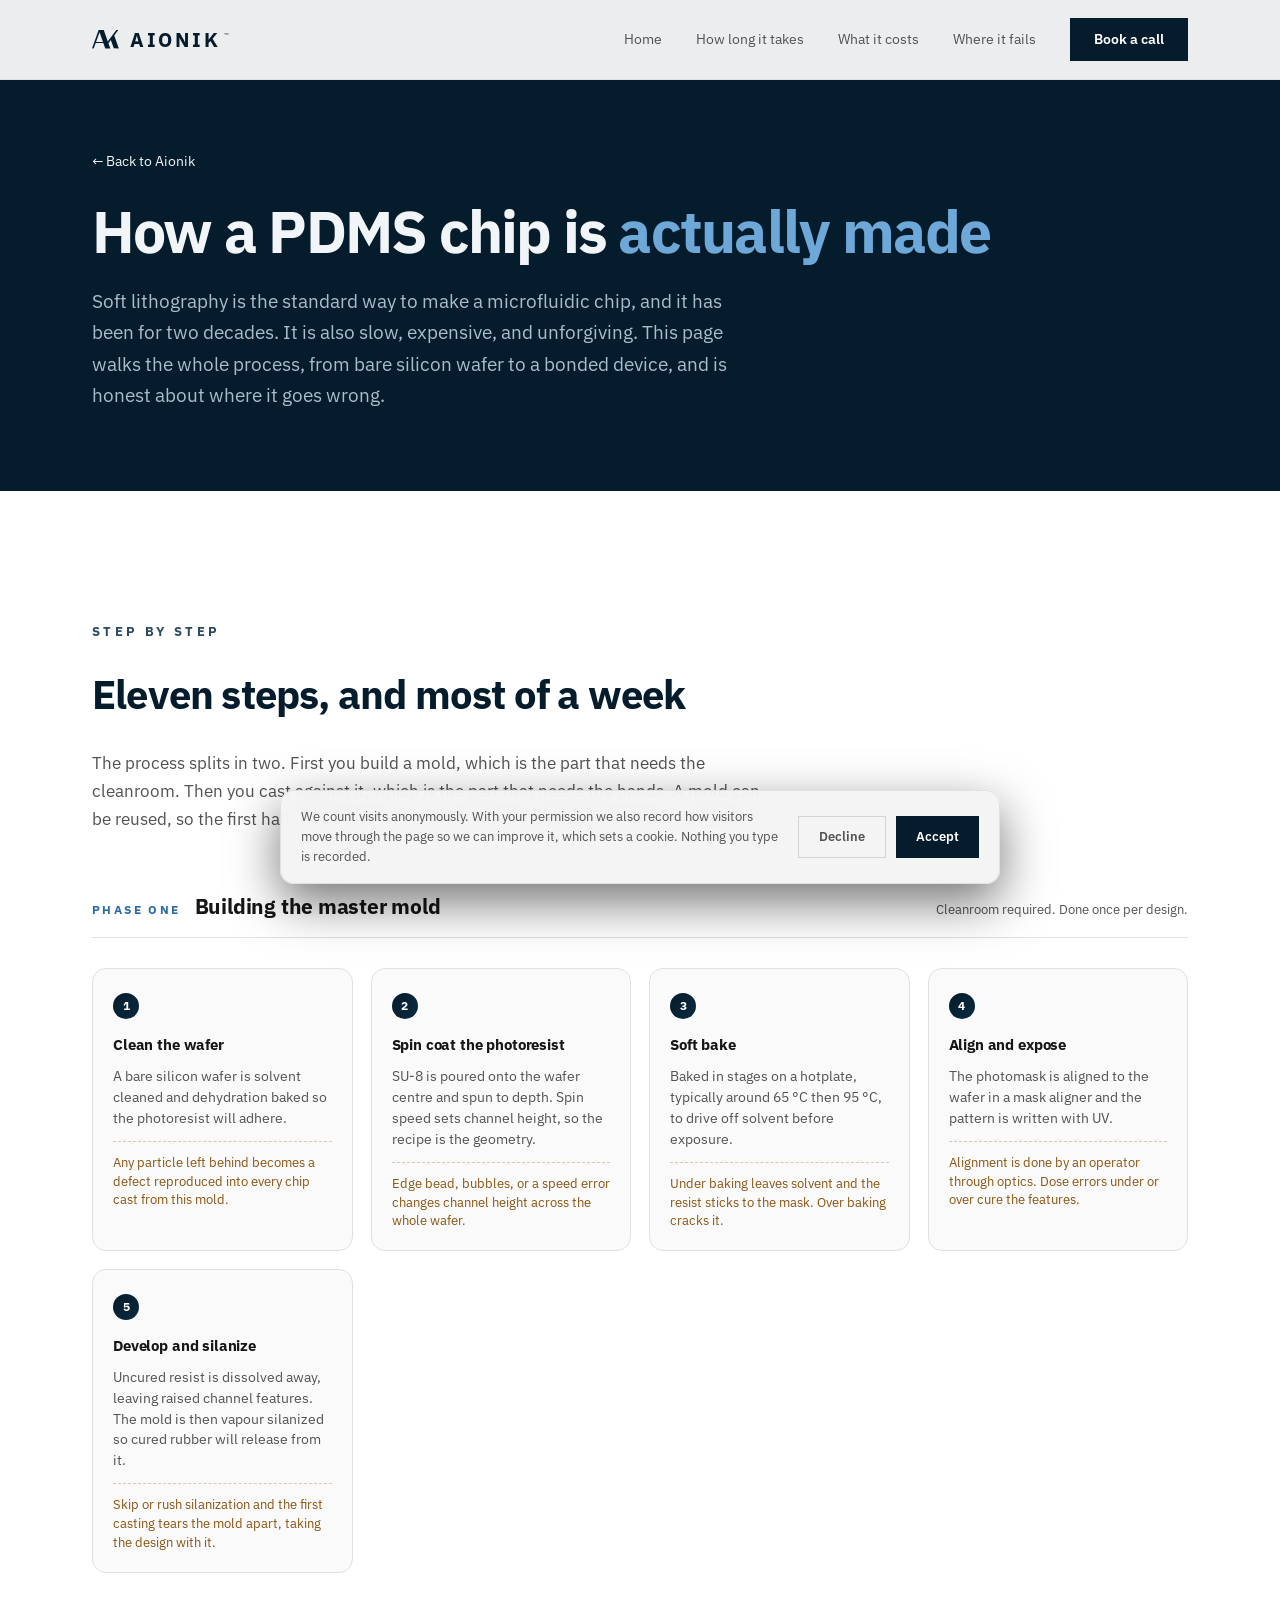
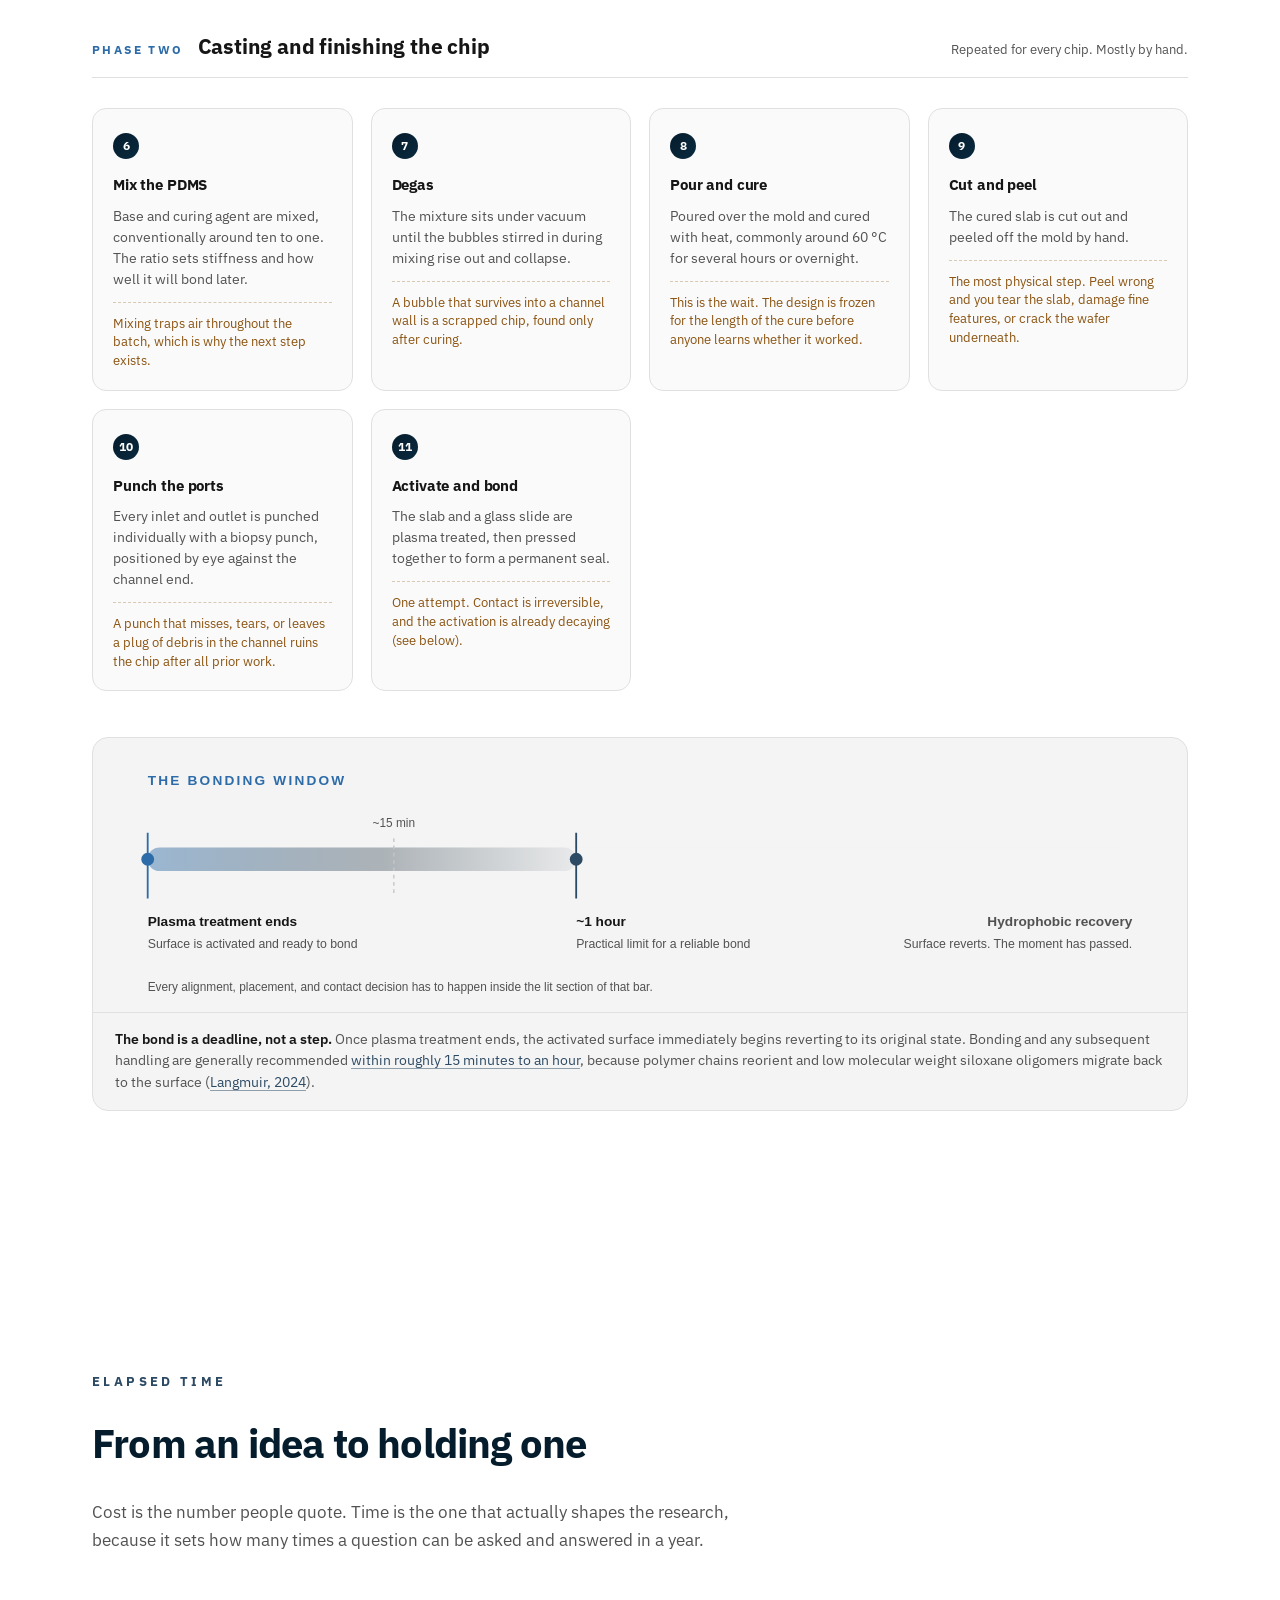
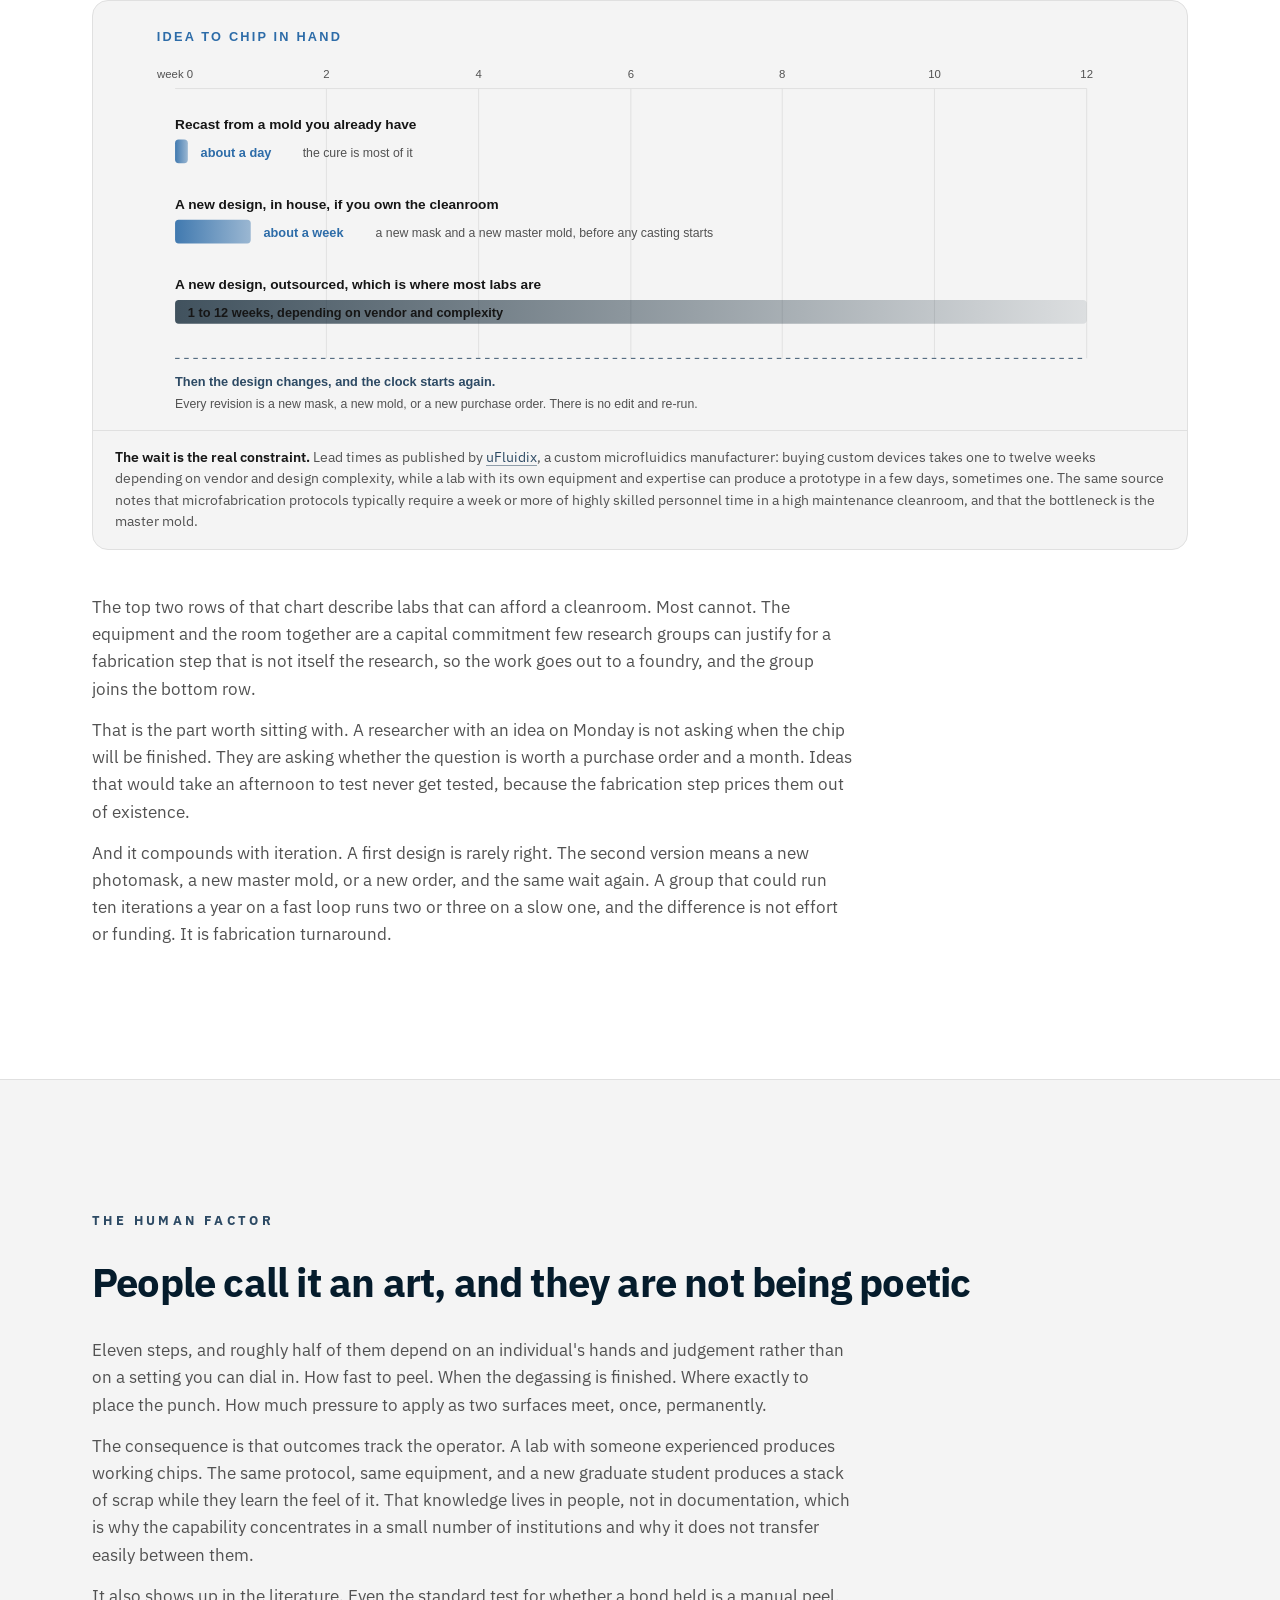
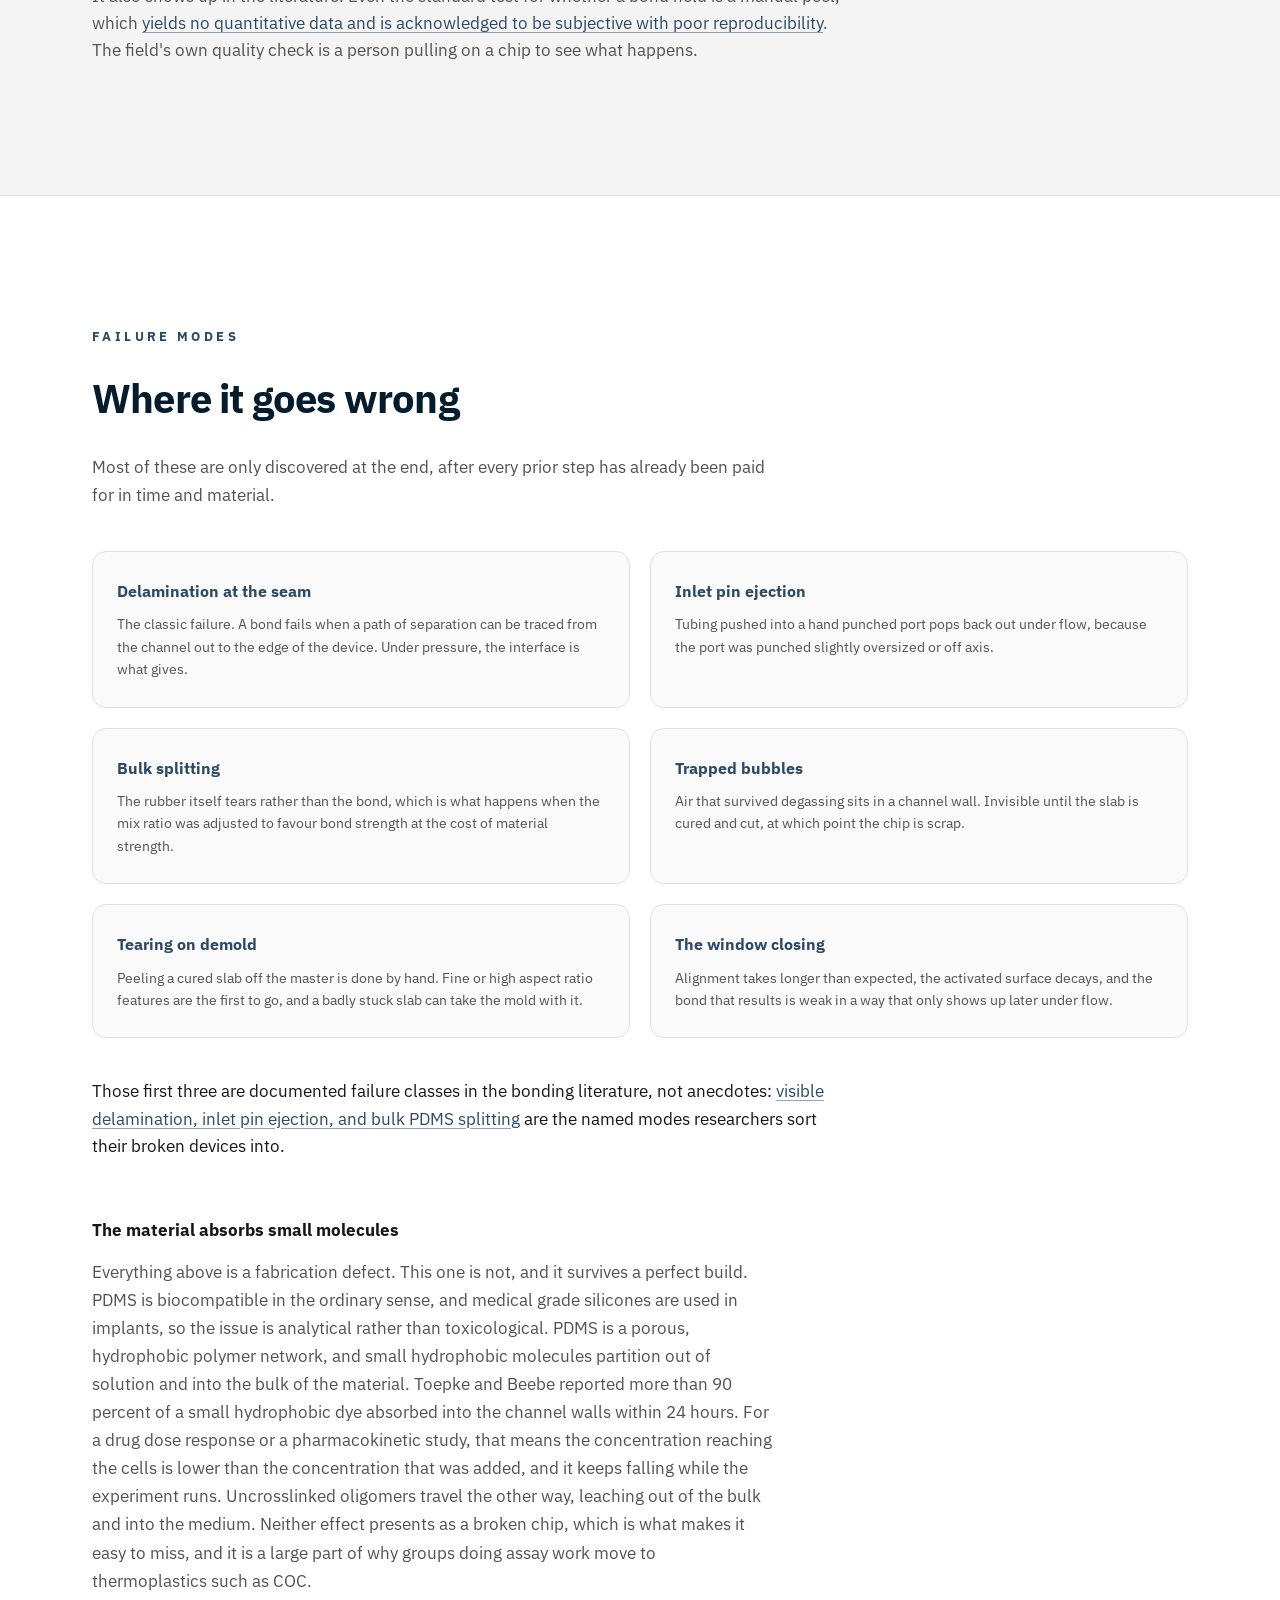
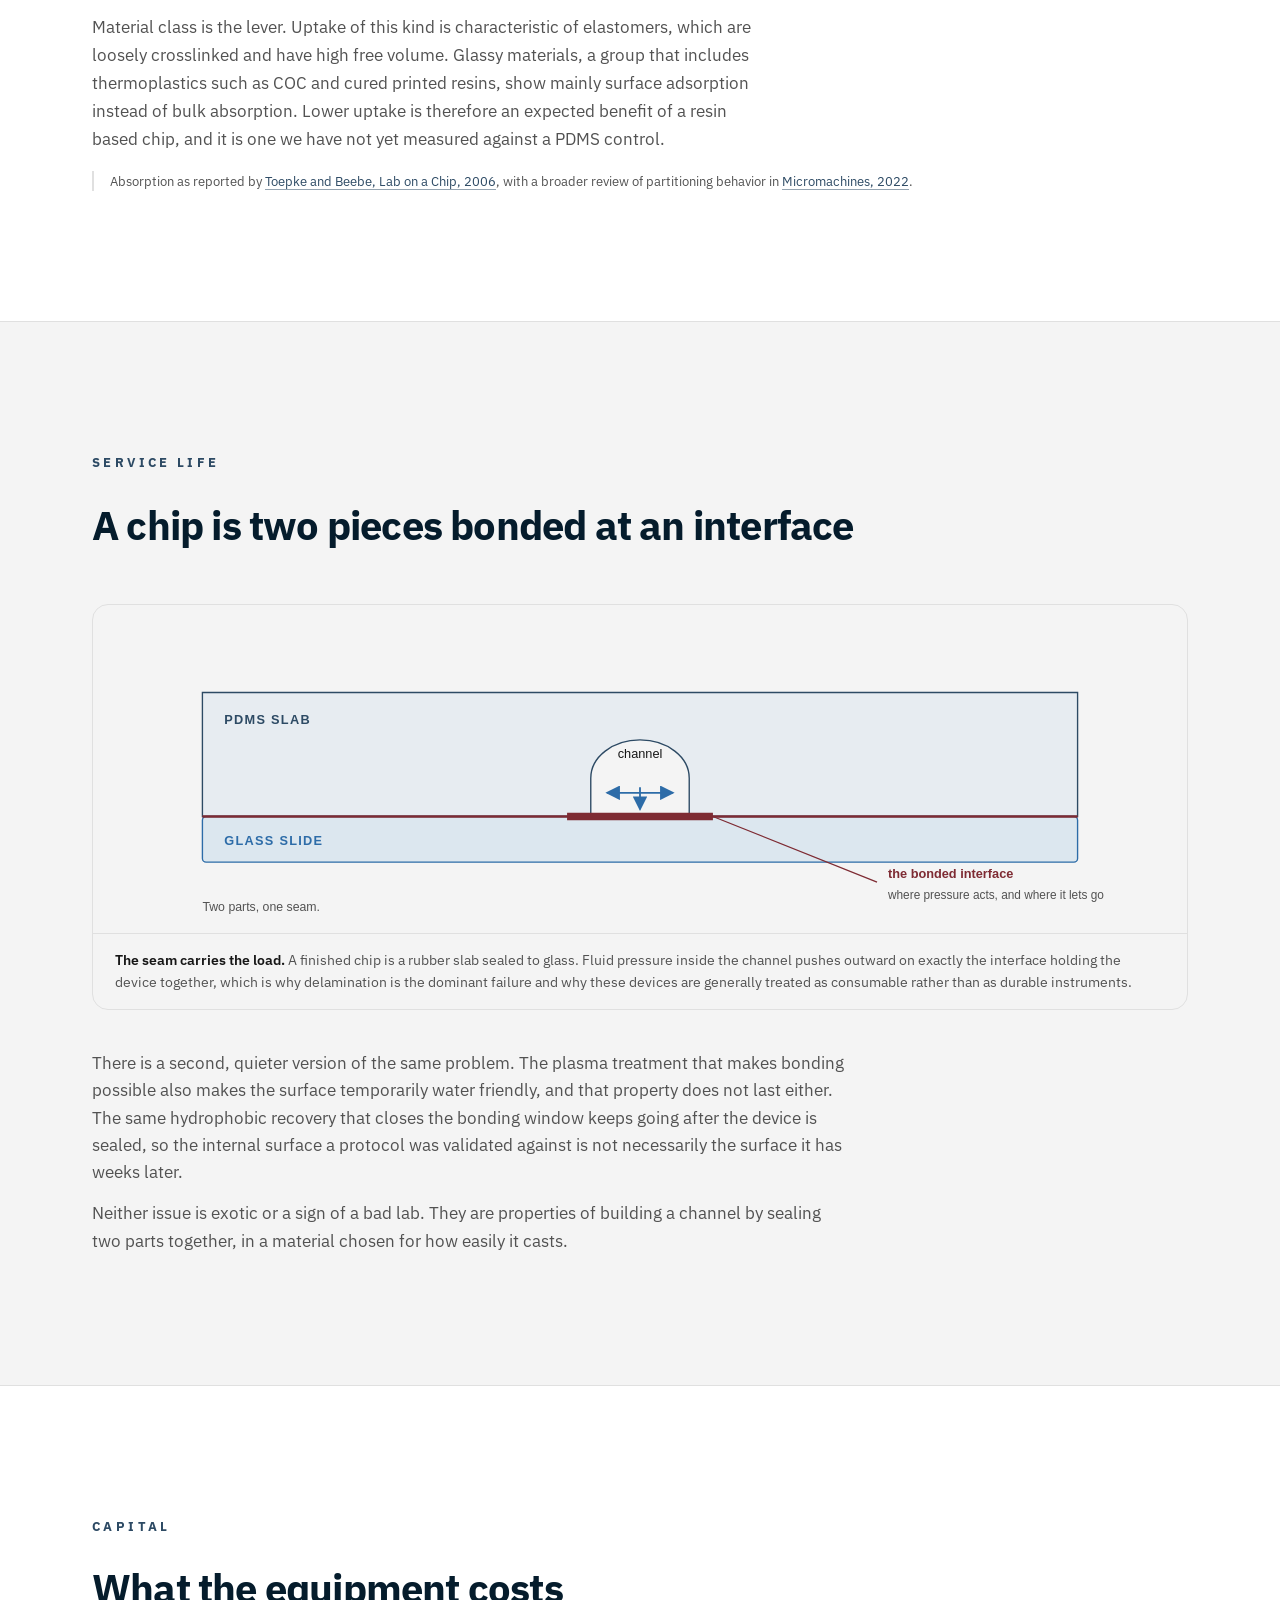
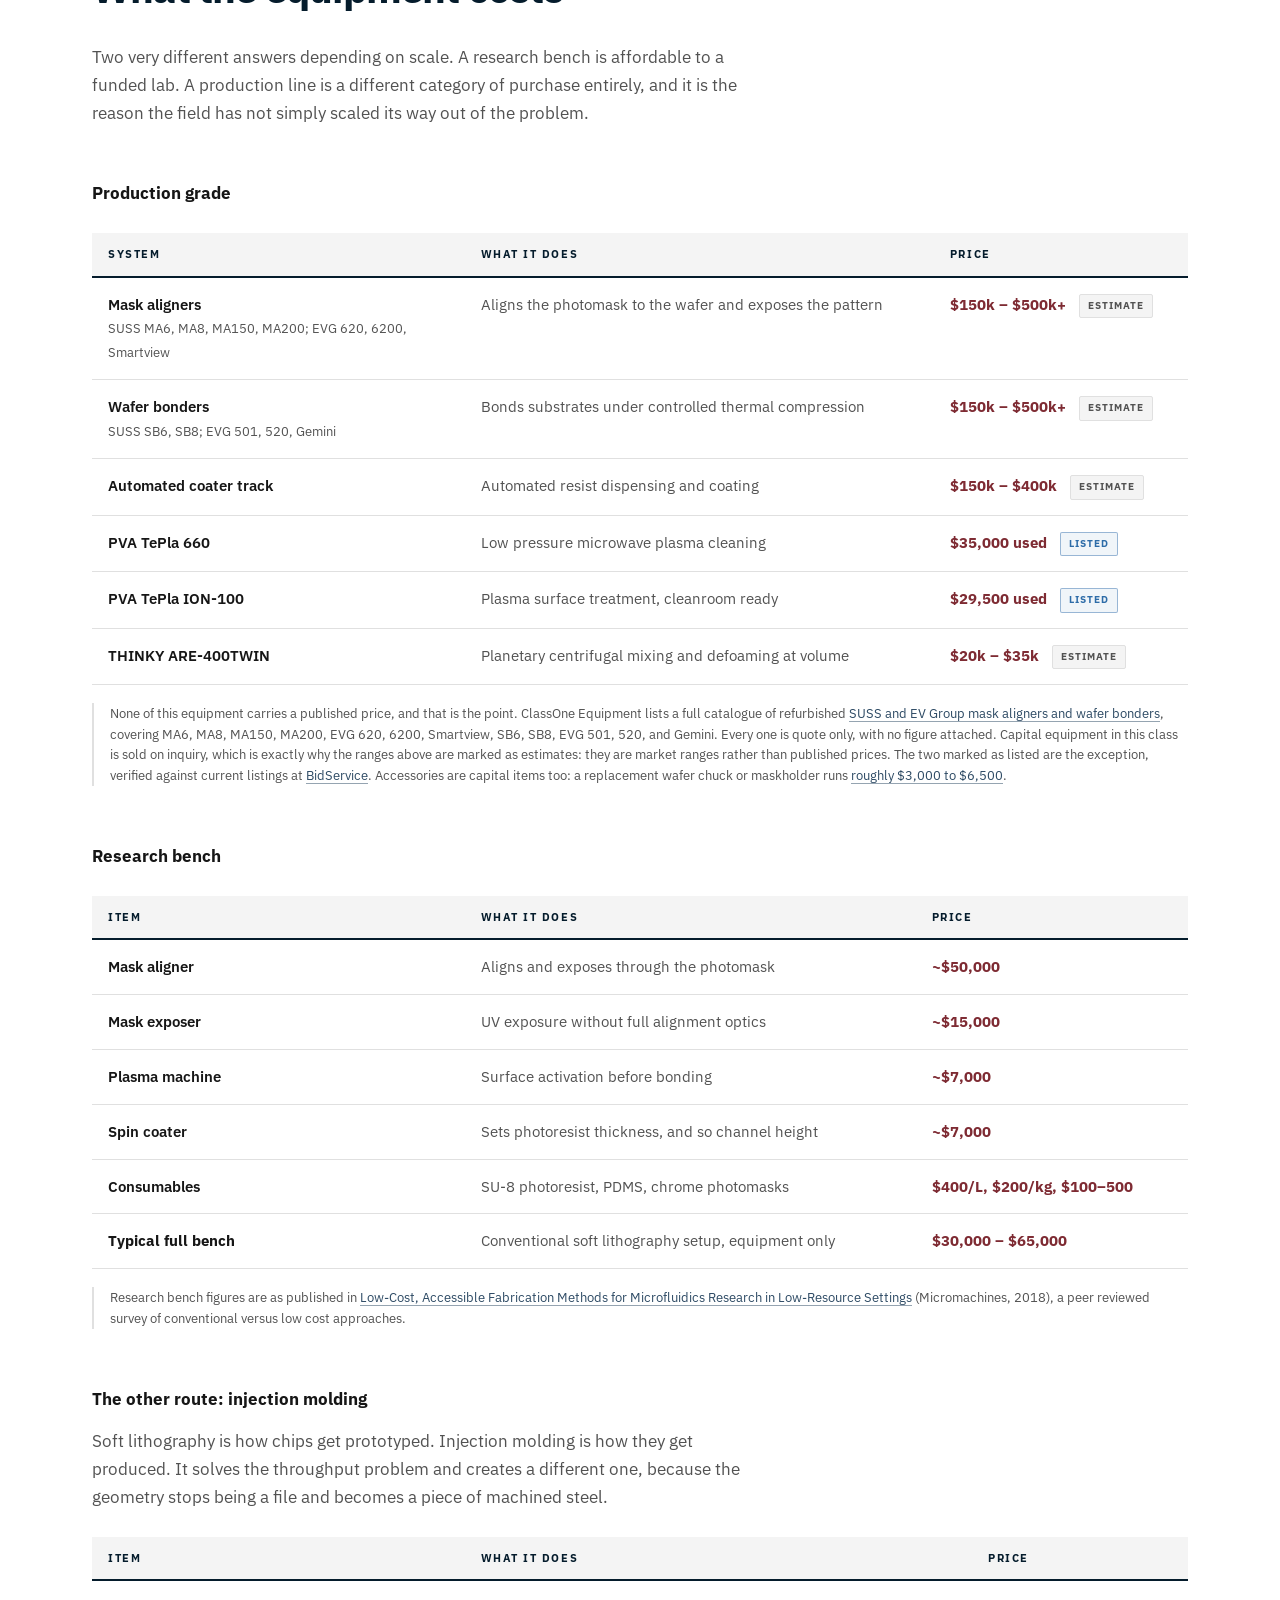
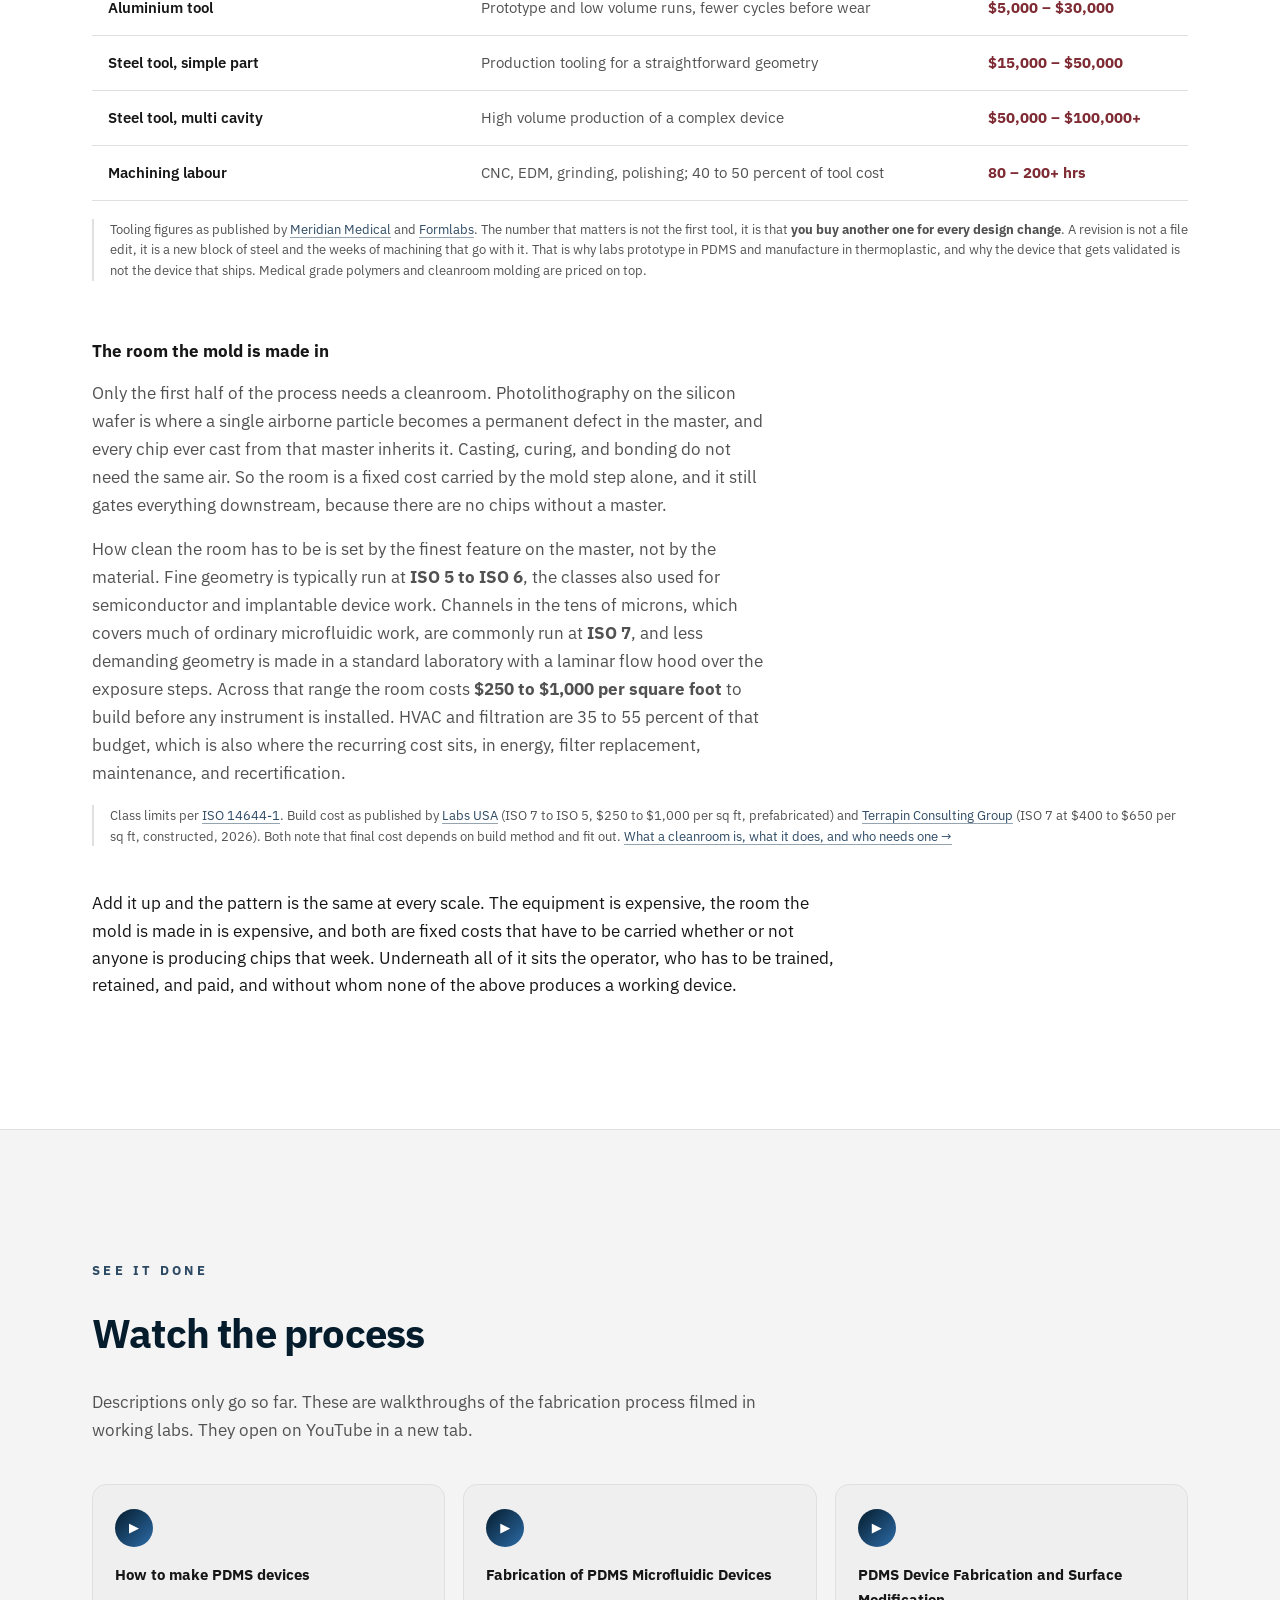
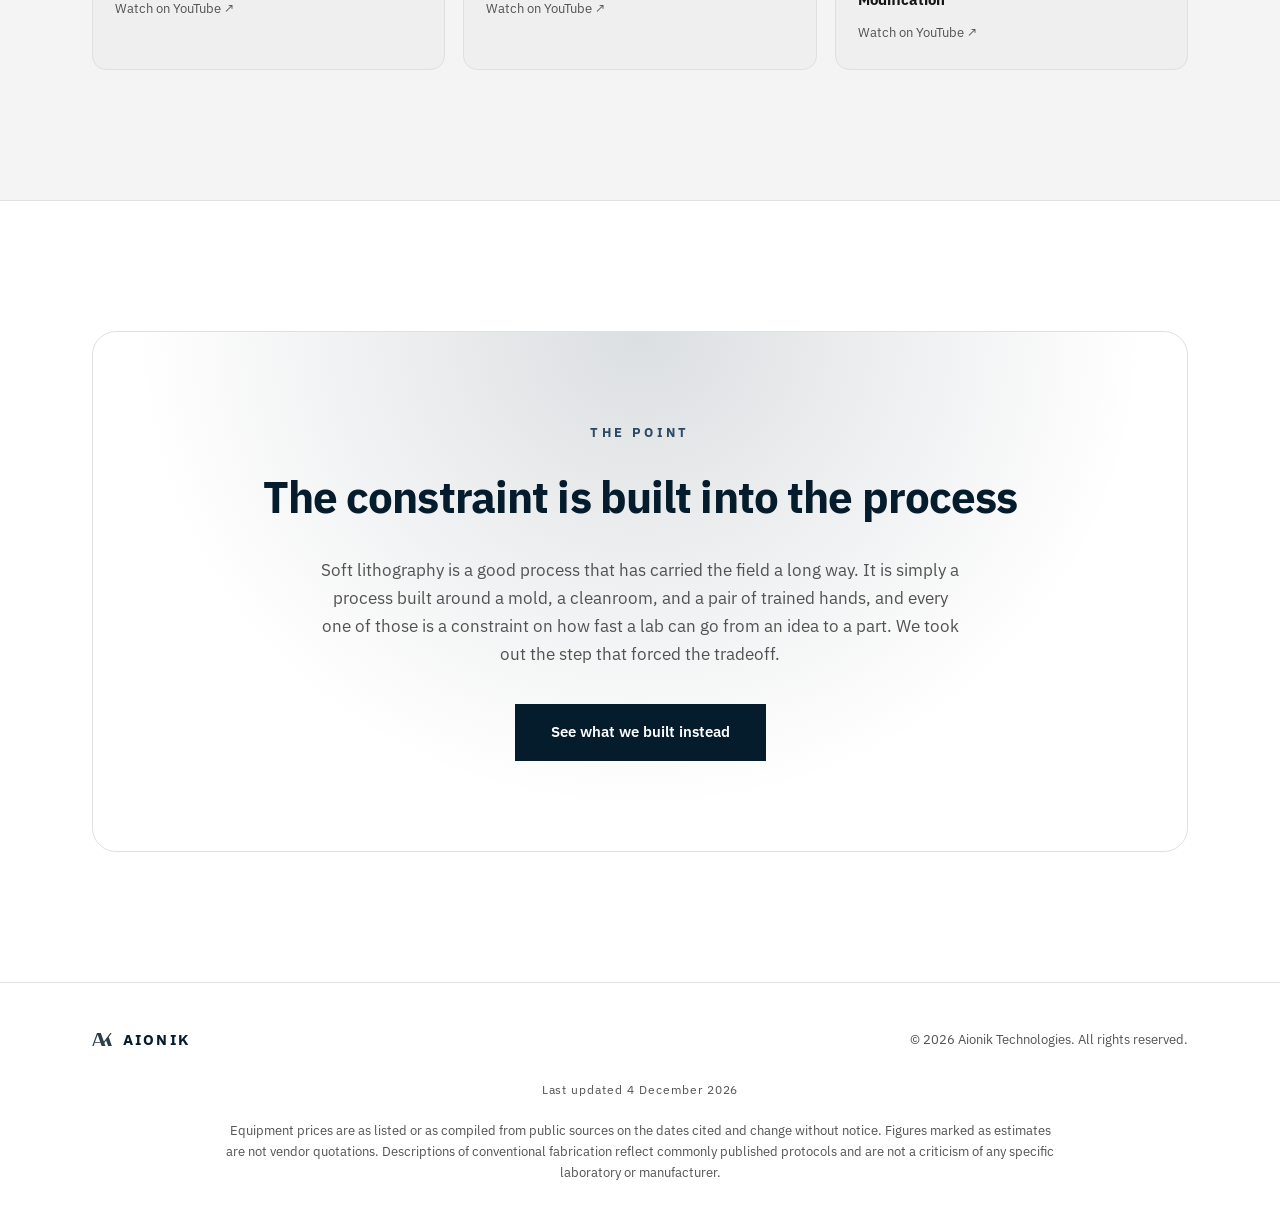
<file: pdms.html>
<!DOCTYPE html>
<html lang="en">
<head>
<meta charset="UTF-8">
<meta name="viewport" content="width=device-width, initial-scale=1.0">
<meta name="description" content="How a PDMS microfluidic chip is actually made: eleven steps from silicon wafer to bonded device, what the equipment costs at research and production scale, and where the process fails.">

<meta name="robots" content="index, follow">

<meta property="og:type" content="article">
<meta property="og:title" content="How a PDMS chip is actually made">
<meta property="og:description" content="Eleven steps from silicon wafer to bonded device, the equipment cost at research and production scale, and the places it goes wrong.">
<meta property="og:image" content="https://aioniklabs.com/assets/og-investors.png">
<meta name="twitter:card" content="summary_large_image">
<meta name="twitter:title" content="How a PDMS chip is actually made">
<meta name="twitter:description" content="Eleven steps from silicon wafer to bonded device, and where the process fails.">
<meta name="twitter:image" content="https://aioniklabs.com/assets/og-investors.png">

<title>How a PDMS chip is actually made — Aionik Technologies</title>
<link rel="icon" href="assets/favicon.svg" type="image/svg+xml">
<link rel="apple-touch-icon" sizes="180x180" href="assets/apple-touch-icon.png">
<link rel="stylesheet" href="css/styles.css">
<link rel="stylesheet" href="css/investors.css">
<link rel="stylesheet" href="css/pdms.css">
<link rel="preconnect" href="https://fonts.googleapis.com">
<link rel="preconnect" href="https://fonts.gstatic.com" crossorigin>
<link rel="stylesheet" href="https://fonts.googleapis.com/css2?family=IBM+Plex+Sans:wght@300;400;500;600;700&display=swap">
<link rel="stylesheet" href="css/theme.css">
</head>
<body>

<nav>
  <div class="nav-inner">
    <a href="./" class="logo"><svg class="logo-mark" viewBox="0 0 100 68.48" aria-hidden="true" focusable="false"><path fill="#051C2C" fill-rule="evenodd" d="M24.68,0.00 L43.81,0.00 L58.87,42.52 L61.45,39.35 L90.58,0.10 L97.82,0.00 L84.04,18.43 L82.85,20.32 L100.00,68.48 L81.27,68.38 L70.17,37.26 L61.25,49.06 L68.19,68.48 L49.45,68.48 L42.12,48.07 L13.68,48.46 L6.54,68.38 L0.00,68.48 Z M28.15,8.82 L14.97,45.00 L40.93,44.60 Z"/></svg><span class="logo-word">AION<span>IK</span><sup class="tm">&trade;</sup></span></a>
    <div class="nav-links">
      <a href="./">Home</a>
      <a href="#time">How long it takes</a>
      <a href="#cost">What it costs</a>
      <a href="#fails">Where it fails</a>
      <a href="./#book" class="nav-cta" data-cta="book-call-pdms-nav">Book a call</a>
    </div>
    <button class="nav-toggle" aria-label="Menu">&#9776;</button>
  </div>
</nav>

<!-- ============ HERO ============ -->
<header class="pdms-hero">
  <div class="container">
    <a href="./" class="back-link">&larr; Back to Aionik</a>
    <h1>How a PDMS chip is <span class="grad">actually made</span></h1>
    <p class="positioning">Soft lithography is the standard way to make a microfluidic chip, and it has been for two decades. It is also slow, expensive, and unforgiving. This page walks the whole process, from bare silicon wafer to a bonded device, and is honest about where it goes wrong.</p>
  </div>
</header>

<!-- ============ THE PROCESS ============ -->
<section id="process">
  <div class="container">
    <div class="kicker reveal">Step by step</div>
    <h2 class="reveal">Eleven steps, and most of a week</h2>
    <p class="lead muted reveal">The process splits in two. First you build a mold, which is the part that needs the cleanroom. Then you cast against it, which is the part that needs the hands. A mold can be reused, so the first half is amortized. The second half is repeated for every single chip.</p>

    <!-- Phase 1 -->
    <div class="phase reveal">
      <div class="phase-head">
        <span class="phase-num">Phase one</span>
        <h3>Building the master mold</h3>
        <span class="when">Cleanroom required. Done once per design.</span>
      </div>
      <div class="steps">
        <div class="step-card">
          <span class="n">1</span>
          <h4>Clean the wafer</h4>
          <p>A bare silicon wafer is solvent cleaned and dehydration baked so the photoresist will adhere.</p>
          <span class="risk">Any particle left behind becomes a defect reproduced into every chip cast from this mold.</span>
        </div>
        <div class="step-card">
          <span class="n">2</span>
          <h4>Spin coat the photoresist</h4>
          <p>SU-8 is poured onto the wafer centre and spun to depth. Spin speed sets channel height, so the recipe is the geometry.</p>
          <span class="risk">Edge bead, bubbles, or a speed error changes channel height across the whole wafer.</span>
        </div>
        <div class="step-card">
          <span class="n">3</span>
          <h4>Soft bake</h4>
          <p>Baked in stages on a hotplate, typically around 65&nbsp;&deg;C then 95&nbsp;&deg;C, to drive off solvent before exposure.</p>
          <span class="risk">Under baking leaves solvent and the resist sticks to the mask. Over baking cracks it.</span>
        </div>
        <div class="step-card">
          <span class="n">4</span>
          <h4>Align and expose</h4>
          <p>The photomask is aligned to the wafer in a mask aligner and the pattern is written with UV.</p>
          <span class="risk">Alignment is done by an operator through optics. Dose errors under or over cure the features.</span>
        </div>
        <div class="step-card">
          <span class="n">5</span>
          <h4>Develop and silanize</h4>
          <p>Uncured resist is dissolved away, leaving raised channel features. The mold is then vapour silanized so cured rubber will release from it.</p>
          <span class="risk">Skip or rush silanization and the first casting tears the mold apart, taking the design with it.</span>
        </div>
      </div>
    </div>

    <!-- Phase 2 -->
    <div class="phase reveal">
      <div class="phase-head">
        <span class="phase-num">Phase two</span>
        <h3>Casting and finishing the chip</h3>
        <span class="when">Repeated for every chip. Mostly by hand.</span>
      </div>
      <div class="steps">
        <div class="step-card">
          <span class="n">6</span>
          <h4>Mix the PDMS</h4>
          <p>Base and curing agent are mixed, conventionally around ten to one. The ratio sets stiffness and how well it will bond later.</p>
          <span class="risk">Mixing traps air throughout the batch, which is why the next step exists.</span>
        </div>
        <div class="step-card">
          <span class="n">7</span>
          <h4>Degas</h4>
          <p>The mixture sits under vacuum until the bubbles stirred in during mixing rise out and collapse.</p>
          <span class="risk">A bubble that survives into a channel wall is a scrapped chip, found only after curing.</span>
        </div>
        <div class="step-card">
          <span class="n">8</span>
          <h4>Pour and cure</h4>
          <p>Poured over the mold and cured with heat, commonly around 60&nbsp;&deg;C for several hours or overnight.</p>
          <span class="risk">This is the wait. The design is frozen for the length of the cure before anyone learns whether it worked.</span>
        </div>
        <div class="step-card">
          <span class="n">9</span>
          <h4>Cut and peel</h4>
          <p>The cured slab is cut out and peeled off the mold by hand.</p>
          <span class="risk">The most physical step. Peel wrong and you tear the slab, damage fine features, or crack the wafer underneath.</span>
        </div>
        <div class="step-card">
          <span class="n">10</span>
          <h4>Punch the ports</h4>
          <p>Every inlet and outlet is punched individually with a biopsy punch, positioned by eye against the channel end.</p>
          <span class="risk">A punch that misses, tears, or leaves a plug of debris in the channel ruins the chip after all prior work.</span>
        </div>
        <div class="step-card">
          <span class="n">11</span>
          <h4>Activate and bond</h4>
          <p>The slab and a glass slide are plasma treated, then pressed together to form a permanent seal.</p>
          <span class="risk">One attempt. Contact is irreversible, and the activation is already decaying (see below).</span>
        </div>
      </div>
    </div>

    <!-- Diagram: the bonding window -->
    <figure class="figure reveal">
      <svg viewBox="0 0 1200 300" role="img" aria-label="Timeline showing that plasma activated PDMS must be bonded within roughly fifteen minutes to one hour before the surface reverts to hydrophobic.">
        <defs>
          <linearGradient id="win" x1="0" y1="0" x2="1" y2="0">
            <stop offset="0%" stop-color="#2D6CA8" stop-opacity="0.45"/>
            <stop offset="55%" stop-color="#051C2C" stop-opacity="0.30"/>
            <stop offset="100%" stop-color="#051C2C" stop-opacity="0.05"/>
          </linearGradient>
        </defs>
        <text x="60" y="52" fill="#2D6CA8" font-family="Helvetica,Arial" font-size="15" font-weight="700" letter-spacing="2.4">THE BONDING WINDOW</text>

        <!-- track -->
        <rect x="60" y="120" width="1080" height="26" rx="13" fill="#F4F4F4"/>
        <rect x="60" y="120" width="470" height="26" rx="13" fill="url(#win)"/>

        <!-- markers -->
        <line x1="60" y1="104" x2="60" y2="176" stroke="#2D6CA8" stroke-width="2"/>
        <circle cx="60" cy="133" r="7" fill="#2D6CA8"/>
        <text x="60" y="206" fill="#161616" font-family="Helvetica,Arial" font-size="15" font-weight="700">Plasma treatment ends</text>
        <text x="60" y="230" fill="#525252" font-family="Helvetica,Arial" font-size="13.5">Surface is activated and ready to bond</text>

        <line x1="330" y1="110" x2="330" y2="170" stroke="#C6C6C6" stroke-width="1.5" stroke-dasharray="4 4"/>
        <text x="330" y="98" fill="#525252" font-family="Helvetica,Arial" font-size="13" text-anchor="middle">~15 min</text>

        <line x1="530" y1="104" x2="530" y2="176" stroke="#2D4A64" stroke-width="2"/>
        <circle cx="530" cy="133" r="7" fill="#2D4A64"/>
        <text x="530" y="206" fill="#161616" font-family="Helvetica,Arial" font-size="15" font-weight="700">~1 hour</text>
        <text x="530" y="230" fill="#525252" font-family="Helvetica,Arial" font-size="13.5">Practical limit for a reliable bond</text>

        <text x="1140" y="206" fill="#525252" font-family="Helvetica,Arial" font-size="15" font-weight="700" text-anchor="end">Hydrophobic recovery</text>
        <text x="1140" y="230" fill="#525252" font-family="Helvetica,Arial" font-size="13.5" text-anchor="end">Surface reverts. The moment has passed.</text>

        <text x="60" y="278" fill="#525252" font-family="Helvetica,Arial" font-size="13">Every alignment, placement, and contact decision has to happen inside the lit section of that bar.</text>
      </svg>
      <figcaption>
        <strong>The bond is a deadline, not a step.</strong> Once plasma treatment ends, the activated surface immediately begins reverting to its original state. Bonding and any subsequent handling are generally recommended <a href="https://harrickplasma.com/pdms-bonding/" target="_blank" rel="noopener noreferrer">within roughly 15 minutes to an hour</a>, because polymer chains reorient and low molecular weight siloxane oligomers migrate back to the surface (<a href="https://pubs.acs.org/doi/10.1021/acs.langmuir.4c03086" target="_blank" rel="noopener noreferrer">Langmuir, 2024</a>).
      </figcaption>
    </figure>
  </div>
</section>

<!-- ============ TIME TO A CHIP IN HAND ============ -->
<section id="time">
  <div class="container">
    <div class="kicker reveal">Elapsed time</div>
    <h2 class="reveal">From an idea to holding one</h2>
    <p class="lead muted reveal">Cost is the number people quote. Time is the one that actually shapes the research, because it sets how many times a question can be asked and answered in a year.</p>

    <figure class="figure reveal">
      <svg viewBox="0 0 1200 470" role="img" aria-label="Timeline comparing how long it takes to get a microfluidic chip in hand: about a day to recast from an existing mold, about a week for a new design in house, and one to twelve weeks when the design is outsourced to a foundry.">
        <defs>
          <linearGradient id="fast" x1="0" y1="0" x2="1" y2="0">
            <stop offset="0%" stop-color="#2D6CA8" stop-opacity="0.9"/>
            <stop offset="100%" stop-color="#2D6CA8" stop-opacity="0.45"/>
          </linearGradient>
          <linearGradient id="slow" x1="0" y1="0" x2="1" y2="0">
            <stop offset="0%" stop-color="#051C2C" stop-opacity="0.75"/>
            <stop offset="55%" stop-color="#051C2C" stop-opacity="0.4"/>
            <stop offset="100%" stop-color="#051C2C" stop-opacity="0.10"/>
          </linearGradient>
        </defs>

        <text x="70" y="44" fill="#2D6CA8" font-family="Helvetica,Arial" font-size="14" font-weight="700" letter-spacing="2.4">IDEA TO CHIP IN HAND</text>

        <!-- week axis: 0 to 12 across 1000px -->
        <line x1="90" y1="96" x2="1090" y2="96" stroke="#E0E0E0" stroke-width="1"/>
        <g font-family="Helvetica,Arial" font-size="12.5" fill="#525252" text-anchor="middle">
          <text x="90" y="84">week 0</text>
          <text x="256" y="84">2</text>
          <text x="423" y="84">4</text>
          <text x="590" y="84">6</text>
          <text x="756" y="84">8</text>
          <text x="923" y="84">10</text>
          <text x="1090" y="84">12</text>
        </g>
        <g stroke="#E0E0E0" stroke-width="1">
          <line x1="256" y1="96" x2="256" y2="392"/><line x1="423" y1="96" x2="423" y2="392"/>
          <line x1="590" y1="96" x2="590" y2="392"/><line x1="756" y1="96" x2="756" y2="392"/>
          <line x1="923" y1="96" x2="923" y2="392"/><line x1="1090" y1="96" x2="1090" y2="392"/>
        </g>

        <!-- Track 1: recast from an existing mold -->
        <text x="90" y="140" fill="#161616" font-family="Helvetica,Arial" font-size="15" font-weight="600">Recast from a mold you already have</text>
        <rect x="90" y="152" width="14" height="26" rx="4" fill="url(#fast)"/>
        <text x="118" y="171" fill="#2D6CA8" font-family="Helvetica,Arial" font-size="14" font-weight="700">about a day</text>
        <text x="230" y="171" fill="#525252" font-family="Helvetica,Arial" font-size="13.5">the cure is most of it</text>

        <!-- Track 2: new design, in house -->
        <text x="90" y="228" fill="#161616" font-family="Helvetica,Arial" font-size="15" font-weight="600">A new design, in house, if you own the cleanroom</text>
        <rect x="90" y="240" width="83" height="26" rx="4" fill="url(#fast)"/>
        <text x="187" y="259" fill="#2D6CA8" font-family="Helvetica,Arial" font-size="14" font-weight="700">about a week</text>
        <text x="310" y="259" fill="#525252" font-family="Helvetica,Arial" font-size="13.5">a new mask and a new master mold, before any casting starts</text>

        <!-- Track 3: outsourced -->
        <text x="90" y="316" fill="#161616" font-family="Helvetica,Arial" font-size="15" font-weight="600">A new design, outsourced, which is where most labs are</text>
        <rect x="90" y="328" width="1000" height="26" rx="4" fill="url(#slow)"/>
        <text x="104" y="347" fill="#161616" font-family="Helvetica,Arial" font-size="14" font-weight="700">1 to 12 weeks, depending on vendor and complexity</text>

        <!-- repeat marker -->
        <line x1="90" y1="392" x2="1090" y2="392" stroke="#2D4A64" stroke-width="1" stroke-dasharray="5 5"/>
        <text x="90" y="422" fill="#2D4A64" font-family="Helvetica,Arial" font-size="14" font-weight="700">Then the design changes, and the clock starts again.</text>
        <text x="90" y="446" fill="#525252" font-family="Helvetica,Arial" font-size="13.5">Every revision is a new mask, a new mold, or a new purchase order. There is no edit and re-run.</text>
      </svg>
      <figcaption>
        <strong>The wait is the real constraint.</strong> Lead times as published by <a href="https://www.ufluidix.com/microfluidics-technical-notes/purchase-pdms-chips-or-diy/" target="_blank" rel="noopener noreferrer">uFluidix</a>, a custom microfluidics manufacturer: buying custom devices takes one to twelve weeks depending on vendor and design complexity, while a lab with its own equipment and expertise can produce a prototype in a few days, sometimes one. The same source notes that microfabrication protocols typically require a week or more of highly skilled personnel time in a high maintenance cleanroom, and that the bottleneck is the master mold.
      </figcaption>
    </figure>

    <div class="lead muted reveal" style="max-width:760px;margin-top:44px;">
      <p class="wn-para">The top two rows of that chart describe labs that can afford a cleanroom. Most cannot. The equipment and the room together are a capital commitment few research groups can justify for a fabrication step that is not itself the research, so the work goes out to a foundry, and the group joins the bottom row.</p>
      <p class="wn-para">That is the part worth sitting with. A researcher with an idea on Monday is not asking when the chip will be finished. They are asking whether the question is worth a purchase order and a month. Ideas that would take an afternoon to test never get tested, because the fabrication step prices them out of existence.</p>
      <p class="wn-para">And it compounds with iteration. A first design is rarely right. The second version means a new photomask, a new master mold, or a new order, and the same wait again. A group that could run ten iterations a year on a fast loop runs two or three on a slow one, and the difference is not effort or funding. It is fabrication turnaround.</p>
    </div>
  </div>
</section>

<!-- ============ WHY IT IS CALLED AN ART ============ -->
<section id="skill" class="team-section">
  <div class="container">
    <div class="kicker reveal">The human factor</div>
    <h2 class="reveal">People call it an art, and they are not being poetic</h2>
    <div class="lead muted reveal" style="max-width:760px;">
      <p class="wn-para">Eleven steps, and roughly half of them depend on an individual's hands and judgement rather than on a setting you can dial in. How fast to peel. When the degassing is finished. Where exactly to place the punch. How much pressure to apply as two surfaces meet, once, permanently.</p>
      <p class="wn-para">The consequence is that outcomes track the operator. A lab with someone experienced produces working chips. The same protocol, same equipment, and a new graduate student produces a stack of scrap while they learn the feel of it. That knowledge lives in people, not in documentation, which is why the capability concentrates in a small number of institutions and why it does not transfer easily between them.</p>
      <p class="wn-para">It also shows up in the literature. Even the standard test for whether a bond held is a manual peel, which <a href="https://pmc.ncbi.nlm.nih.gov/articles/PMC11618810/" target="_blank" rel="noopener noreferrer">yields no quantitative data and is acknowledged to be subjective with poor reproducibility</a>. The field's own quality check is a person pulling on a chip to see what happens.</p>
    </div>
  </div>
</section>

<!-- ============ WHERE IT FAILS ============ -->
<section id="fails">
  <div class="container">
    <div class="kicker reveal">Failure modes</div>
    <h2 class="reveal">Where it goes wrong</h2>
    <p class="lead muted reveal">Most of these are only discovered at the end, after every prior step has already been paid for in time and material.</p>

    <div class="fail-grid">
      <div class="fail reveal">
        <h4>Delamination at the seam</h4>
        <p>The classic failure. A bond fails when a path of separation can be traced from the channel out to the edge of the device. Under pressure, the interface is what gives.</p>
      </div>
      <div class="fail reveal">
        <h4>Inlet pin ejection</h4>
        <p>Tubing pushed into a hand punched port pops back out under flow, because the port was punched slightly oversized or off axis.</p>
      </div>
      <div class="fail reveal">
        <h4>Bulk splitting</h4>
        <p>The rubber itself tears rather than the bond, which is what happens when the mix ratio was adjusted to favour bond strength at the cost of material strength.</p>
      </div>
      <div class="fail reveal">
        <h4>Trapped bubbles</h4>
        <p>Air that survived degassing sits in a channel wall. Invisible until the slab is cured and cut, at which point the chip is scrap.</p>
      </div>
      <div class="fail reveal">
        <h4>Tearing on demold</h4>
        <p>Peeling a cured slab off the master is done by hand. Fine or high aspect ratio features are the first to go, and a badly stuck slab can take the mold with it.</p>
      </div>
      <div class="fail reveal">
        <h4>The window closing</h4>
        <p>Alignment takes longer than expected, the activated surface decays, and the bond that results is weak in a way that only shows up later under flow.</p>
      </div>
    </div>

    <p class="wn-closing reveal" style="max-width:760px;margin-top:40px;">Those first three are documented failure classes in the bonding literature, not anecdotes: <a href="https://pmc.ncbi.nlm.nih.gov/articles/PMC11618810/" target="_blank" rel="noopener noreferrer">visible delamination, inlet pin ejection, and bulk PDMS splitting</a> are the named modes researchers sort their broken devices into.</p>

    <h3 class="reveal" style="font-size:17px;margin-top:56px;">The material absorbs small molecules</h3>
    <p class="lead muted reveal" style="margin-top:14px;">Everything above is a fabrication defect. This one is not, and it survives a perfect build. PDMS is biocompatible in the ordinary sense, and medical grade silicones are used in implants, so the issue is analytical rather than toxicological. PDMS is a porous, hydrophobic polymer network, and small hydrophobic molecules partition out of solution and into the bulk of the material. Toepke and Beebe reported more than 90 percent of a small hydrophobic dye absorbed into the channel walls within 24 hours. For a drug dose response or a pharmacokinetic study, that means the concentration reaching the cells is lower than the concentration that was added, and it keeps falling while the experiment runs. Uncrosslinked oligomers travel the other way, leaching out of the bulk and into the medium. Neither effect presents as a broken chip, which is what makes it easy to miss, and it is a large part of why groups doing assay work move to thermoplastics such as COC.</p>
    <p class="lead muted reveal" style="margin-top:18px;">Material class is the lever. Uptake of this kind is characteristic of elastomers, which are loosely crosslinked and have high free volume. Glassy materials, a group that includes thermoplastics such as COC and cured printed resins, show mainly surface adsorption instead of bulk absorption. Lower uptake is therefore an expected benefit of a resin based chip, and it is one we have not yet measured against a PDMS control.</p>
    <p class="cost-note reveal">Absorption as reported by <a href="https://doi.org/10.1039/b612140c" target="_blank" rel="noopener noreferrer">Toepke and Beebe, Lab on a Chip, 2006</a>, with a broader review of partitioning behavior in <a href="https://doi.org/10.3390/mi13050713" target="_blank" rel="noopener noreferrer">Micromachines, 2022</a>.</p>
  </div>
</section>

<!-- ============ DURABILITY ============ -->
<section id="durability" class="team-section">
  <div class="container">
    <div class="kicker reveal">Service life</div>
    <h2 class="reveal">A chip is two pieces bonded at an interface</h2>

    <figure class="figure reveal">
      <svg viewBox="0 0 1200 360" role="img" aria-label="Cross section of a PDMS chip showing a rubber slab bonded to a glass slide. The bonded interface directly beneath the channel is highlighted as the plane that carries the pressure load and delaminates.">
        <defs>
          <marker id="ar" markerWidth="8" markerHeight="8" refX="7" refY="4" orient="auto">
            <path d="M0 0 L8 4 L0 8 z" fill="#2D6CA8"/>
          </marker>
        </defs>

        <!-- PDMS slab, with a channel void notched out of its underside, centred at x=600 -->
        <path d="M120 96 h960 v136 h-426 v-42 a54 42 0 0 0 -108 0 v42 h-426 z"
              fill="#E7ECF1" stroke="#2D4A64" stroke-width="1.5"/>
        <text x="144" y="130" fill="#2D4A64" font-family="Helvetica,Arial" font-size="14" font-weight="700" letter-spacing="1.4">PDMS SLAB</text>

        <!-- glass -->
        <rect x="120" y="232" width="960" height="50" rx="4" fill="#DCE7EF" stroke="#2D6CA8" stroke-width="1.5"/>
        <text x="144" y="263" fill="#2D6CA8" font-family="Helvetica,Arial" font-size="14" font-weight="700" letter-spacing="1.4">GLASS SLIDE</text>

        <!-- the seam, thickened directly under the channel where load concentrates -->
        <line x1="120" y1="232" x2="1080" y2="232" stroke="#7E2B33" stroke-width="2.5"/>
        <line x1="520" y1="232" x2="680" y2="232" stroke="#7E2B33" stroke-width="8"/>

        <!-- channel label and pressure arrows -->
        <text x="600" y="168" fill="#161616" font-family="Helvetica,Arial" font-size="14" text-anchor="middle">channel</text>
        <!-- pressure acts outward in every direction, including down onto the seam -->
        <line x1="600" y1="206" x2="564" y2="206" stroke="#2D6CA8" stroke-width="2" marker-end="url(#ar)"/>
        <line x1="600" y1="206" x2="636" y2="206" stroke="#2D6CA8" stroke-width="2" marker-end="url(#ar)"/>
        <line x1="600" y1="200" x2="600" y2="224" stroke="#2D6CA8" stroke-width="2" marker-end="url(#ar)"/>

        <!-- callout to the highlighted seam -->
        <line x1="680" y1="232" x2="860" y2="304" stroke="#7E2B33" stroke-width="1.4"/>
        <text x="872" y="300" fill="#7E2B33" font-family="Helvetica,Arial" font-size="14" font-weight="700">the bonded interface</text>
        <text x="872" y="322" fill="#525252" font-family="Helvetica,Arial" font-size="13">where pressure acts, and where it lets go</text>

        <text x="120" y="336" fill="#525252" font-family="Helvetica,Arial" font-size="13.5">Two parts, one seam.</text>
      </svg>
      <figcaption>
        <strong>The seam carries the load.</strong> A finished chip is a rubber slab sealed to glass. Fluid pressure inside the channel pushes outward on exactly the interface holding the device together, which is why delamination is the dominant failure and why these devices are generally treated as consumable rather than as durable instruments.
      </figcaption>
    </figure>

    <div class="lead muted reveal" style="max-width:760px;margin-top:40px;">
      <p class="wn-para">There is a second, quieter version of the same problem. The plasma treatment that makes bonding possible also makes the surface temporarily water friendly, and that property does not last either. The same hydrophobic recovery that closes the bonding window keeps going after the device is sealed, so the internal surface a protocol was validated against is not necessarily the surface it has weeks later.</p>
      <p class="wn-para">Neither issue is exotic or a sign of a bad lab. They are properties of building a channel by sealing two parts together, in a material chosen for how easily it casts.</p>
    </div>
  </div>
</section>

<!-- ============ COST ============ -->
<section id="cost">
  <div class="container">
    <div class="kicker reveal">Capital</div>
    <h2 class="reveal">What the equipment costs</h2>
    <p class="lead muted reveal">Two very different answers depending on scale. A research bench is affordable to a funded lab. A production line is a different category of purchase entirely, and it is the reason the field has not simply scaled its way out of the problem.</p>

    <h3 class="reveal" style="font-size:17px;margin-top:52px;">Production grade</h3>
    <table class="cost-table reveal">
      <thead>
        <tr><th scope="col">System</th><th scope="col">What it does</th><th scope="col">Price</th></tr>
      </thead>
      <tbody>
        <tr>
          <th scope="row">Mask aligners<br><span style="font-weight:400;font-size:13px;color:var(--muted)">SUSS MA6, MA8, MA150, MA200; EVG 620, 6200, Smartview</span></th>
          <td data-label="What it does">Aligns the photomask to the wafer and exposes the pattern</td>
          <td data-label="Price" class="price">$150k &ndash; $500k+ <span class="tag-e">estimate</span></td>
        </tr>
        <tr>
          <th scope="row">Wafer bonders<br><span style="font-weight:400;font-size:13px;color:var(--muted)">SUSS SB6, SB8; EVG 501, 520, Gemini</span></th>
          <td data-label="What it does">Bonds substrates under controlled thermal compression</td>
          <td data-label="Price" class="price">$150k &ndash; $500k+ <span class="tag-e">estimate</span></td>
        </tr>
        <tr>
          <th scope="row">Automated coater track</th>
          <td data-label="What it does">Automated resist dispensing and coating</td>
          <td data-label="Price" class="price">$150k &ndash; $400k <span class="tag-e">estimate</span></td>
        </tr>
        <tr>
          <th scope="row">PVA TePla 660</th>
          <td data-label="What it does">Low pressure microwave plasma cleaning</td>
          <td data-label="Price" class="price">$35,000 used <span class="tag-v">listed</span></td>
        </tr>
        <tr>
          <th scope="row">PVA TePla ION-100</th>
          <td data-label="What it does">Plasma surface treatment, cleanroom ready</td>
          <td data-label="Price" class="price">$29,500 used <span class="tag-v">listed</span></td>
        </tr>
        <tr>
          <th scope="row">THINKY ARE-400TWIN</th>
          <td data-label="What it does">Planetary centrifugal mixing and defoaming at volume</td>
          <td data-label="Price" class="price">$20k &ndash; $35k <span class="tag-e">estimate</span></td>
        </tr>
      </tbody>
    </table>
    <p class="cost-note reveal">None of this equipment carries a published price, and that is the point. ClassOne Equipment lists a full catalogue of refurbished <a href="https://www.classoneequipment.com/suss-and-evg" target="_blank" rel="noopener noreferrer">SUSS and EV Group mask aligners and wafer bonders</a>, covering MA6, MA8, MA150, MA200, EVG 620, 6200, Smartview, SB6, SB8, EVG 501, 520, and Gemini. Every one is quote only, with no figure attached. Capital equipment in this class is sold on inquiry, which is exactly why the ranges above are marked as estimates: they are market ranges rather than published prices. The two marked as listed are the exception, verified against current listings at <a href="https://bidservice.com/collections/pva-tepla" target="_blank" rel="noopener noreferrer">BidService</a>. Accessories are capital items too: a replacement wafer chuck or maskholder runs <a href="https://www.classoneequipment.com/suss-and-evg" target="_blank" rel="noopener noreferrer">roughly $3,000 to $6,500</a>.</p>

    <h3 class="reveal" style="font-size:17px;margin-top:56px;">Research bench</h3>
    <table class="cost-table reveal">
      <thead>
        <tr><th scope="col">Item</th><th scope="col">What it does</th><th scope="col">Price</th></tr>
      </thead>
      <tbody>
        <tr><th scope="row">Mask aligner</th><td data-label="What it does">Aligns and exposes through the photomask</td><td data-label="Price" class="price">~$50,000</td></tr>
        <tr><th scope="row">Mask exposer</th><td data-label="What it does">UV exposure without full alignment optics</td><td data-label="Price" class="price">~$15,000</td></tr>
        <tr><th scope="row">Plasma machine</th><td data-label="What it does">Surface activation before bonding</td><td data-label="Price" class="price">~$7,000</td></tr>
        <tr><th scope="row">Spin coater</th><td data-label="What it does">Sets photoresist thickness, and so channel height</td><td data-label="Price" class="price">~$7,000</td></tr>
        <tr><th scope="row">Consumables</th><td data-label="What it does">SU-8 photoresist, PDMS, chrome photomasks</td><td data-label="Price" class="price">$400/L, $200/kg, $100&ndash;500</td></tr>
        <tr><th scope="row"><strong>Typical full bench</strong></th><td data-label="What it does">Conventional soft lithography setup, equipment only</td><td data-label="Price" class="price">$30,000 &ndash; $65,000</td></tr>
      </tbody>
    </table>
    <p class="cost-note reveal">Research bench figures are as published in <a href="https://pmc.ncbi.nlm.nih.gov/articles/PMC6187812/" target="_blank" rel="noopener noreferrer">Low-Cost, Accessible Fabrication Methods for Microfluidics Research in Low-Resource Settings</a> (Micromachines, 2018), a peer reviewed survey of conventional versus low cost approaches.</p>

    <h3 class="reveal" style="font-size:17px;margin-top:56px;">The other route: injection molding</h3>
    <p class="lead muted reveal" style="margin-top:14px;">Soft lithography is how chips get prototyped. Injection molding is how they get produced. It solves the throughput problem and creates a different one, because the geometry stops being a file and becomes a piece of machined steel.</p>
    <table class="cost-table reveal">
      <thead>
        <tr><th scope="col">Item</th><th scope="col">What it does</th><th scope="col">Price</th></tr>
      </thead>
      <tbody>
        <tr><th scope="row">Aluminium tool</th><td data-label="What it does">Prototype and low volume runs, fewer cycles before wear</td><td data-label="Price" class="price">$5,000 &ndash; $30,000</td></tr>
        <tr><th scope="row">Steel tool, simple part</th><td data-label="What it does">Production tooling for a straightforward geometry</td><td data-label="Price" class="price">$15,000 &ndash; $50,000</td></tr>
        <tr><th scope="row">Steel tool, multi cavity</th><td data-label="What it does">High volume production of a complex device</td><td data-label="Price" class="price">$50,000 &ndash; $100,000+</td></tr>
        <tr><th scope="row">Machining labour</th><td data-label="What it does">CNC, EDM, grinding, polishing; 40 to 50 percent of tool cost</td><td data-label="Price" class="price">80 &ndash; 200+ hrs</td></tr>
      </tbody>
    </table>
    <p class="cost-note reveal">Tooling figures as published by <a href="https://www.meridian-medical.com/how-much-do-injection-moulding-tools-for-medical-devices-cost/" target="_blank" rel="noopener noreferrer">Meridian Medical</a> and <a href="https://formlabs.com/blog/injection-molding-cost/" target="_blank" rel="noopener noreferrer">Formlabs</a>. The number that matters is not the first tool, it is that <strong>you buy another one for every design change</strong>. A revision is not a file edit, it is a new block of steel and the weeks of machining that go with it. That is why labs prototype in PDMS and manufacture in thermoplastic, and why the device that gets validated is not the device that ships. Medical grade polymers and cleanroom molding are priced on top.</p>

<h3 class="reveal" style="font-size:17px;margin-top:56px;">The room the mold is made in</h3>
    <p class="lead muted reveal" style="margin-top:14px;">Only the first half of the process needs a cleanroom. Photolithography on the silicon wafer is where a single airborne particle becomes a permanent defect in the master, and every chip ever cast from that master inherits it. Casting, curing, and bonding do not need the same air. So the room is a fixed cost carried by the mold step alone, and it still gates everything downstream, because there are no chips without a master.</p>
    <p class="lead muted reveal">How clean the room has to be is set by the finest feature on the master, not by the material. Fine geometry is typically run at <strong>ISO&nbsp;5 to ISO&nbsp;6</strong>, the classes also used for semiconductor and implantable device work. Channels in the tens of microns, which covers much of ordinary microfluidic work, are commonly run at <strong>ISO&nbsp;7</strong>, and less demanding geometry is made in a standard laboratory with a laminar flow hood over the exposure steps. Across that range the room costs <strong>$250 to $1,000 per square foot</strong> to build before any instrument is installed. HVAC and filtration are 35 to 55 percent of that budget, which is also where the recurring cost sits, in energy, filter replacement, maintenance, and recertification.</p>
    <p class="cost-note reveal">Class limits per <a href="https://www.iso.org/standard/53394.html" target="_blank" rel="noopener noreferrer">ISO&nbsp;14644-1</a>. Build cost as published by <a href="https://labs-usa.com/blog/prefabricated-cleanroom-cost/" target="_blank" rel="noopener noreferrer">Labs USA</a> (ISO 7 to ISO 5, $250 to $1,000 per sq ft, prefabricated) and <a href="https://terrapincg.com/news/cleanroom-construction-cost-per-square-foot-2026" target="_blank" rel="noopener noreferrer">Terrapin Consulting Group</a> (ISO 7 at $400 to $650 per sq ft, constructed, 2026). Both note that final cost depends on build method and fit out. <a href="cleanrooms.html">What a cleanroom is, what it does, and who needs one &rarr;</a></p>

    <p class="wn-closing reveal" style="max-width:760px;margin-top:44px;">Add it up and the pattern is the same at every scale. The equipment is expensive, the room the mold is made in is expensive, and both are fixed costs that have to be carried whether or not anyone is producing chips that week. Underneath all of it sits the operator, who has to be trained, retained, and paid, and without whom none of the above produces a working device.</p>
  </div>
</section>

<!-- ============ VIDEO REFERENCES ============ -->
<section id="watch" class="team-section">
  <div class="container">
    <div class="kicker reveal">See it done</div>
    <h2 class="reveal">Watch the process</h2>
    <p class="lead muted reveal">Descriptions only go so far. These are walkthroughs of the fabrication process filmed in working labs. They open on YouTube in a new tab.</p>
    <div class="vids">
      <a class="vid reveal" href="https://www.youtube.com/watch?v=P2bFp79l2Cs" target="_blank" rel="noopener noreferrer" data-cta="pdms-video-1">
        <div class="play" aria-hidden="true">&#9654;</div>
        <h4>How to make PDMS devices</h4>
        <span>Watch on YouTube &nearr;</span>
      </a>
      <a class="vid reveal" href="https://www.youtube.com/watch?v=RxoZhAevZVo" target="_blank" rel="noopener noreferrer" data-cta="pdms-video-2">
        <div class="play" aria-hidden="true">&#9654;</div>
        <h4>Fabrication of PDMS Microfluidic Devices</h4>
        <span>Watch on YouTube &nearr;</span>
      </a>
      <a class="vid reveal" href="https://www.youtube.com/watch?v=SLWmMIAG-oA" target="_blank" rel="noopener noreferrer" data-cta="pdms-video-3">
        <div class="play" aria-hidden="true">&#9654;</div>
        <h4>PDMS Device Fabrication and Surface Modification</h4>
        <span>Watch on YouTube &nearr;</span>
      </a>
    </div>
  </div>
</section>

<!-- ============ CLOSING ============ -->
<section id="close">
  <div class="container">
    <div class="cta-band">
      <div class="inner reveal">
        <div class="kicker">The point</div>
        <h2>The constraint is built into <span class="grad">the process</span></h2>
        <p class="muted" style="max-width:640px;margin:0 auto 36px;">Soft lithography is a good process that has carried the field a long way. It is simply a process built around a mold, a cleanroom, and a pair of trained hands, and every one of those is a constraint on how fast a lab can go from an idea to a part. We took out the step that forced the tradeoff.</p>
        <a href="./" class="btn btn-primary" data-cta="pdms-back-home">See what we built instead</a>
      </div>
    </div>
  </div>
</section>

<footer>
  <div class="container">
    <div class="footer-inner">
      <span class="logo footer-logo" style="font-size:15px;"><svg class="logo-mark" viewBox="0 0 100 68.48" aria-hidden="true" focusable="false"><path fill="currentColor" fill-rule="evenodd" d="M24.68,0.00 L43.81,0.00 L58.87,42.52 L61.45,39.35 L90.58,0.10 L97.82,0.00 L84.04,18.43 L82.85,20.32 L100.00,68.48 L81.27,68.38 L70.17,37.26 L61.25,49.06 L68.19,68.48 L49.45,68.48 L42.12,48.07 L13.68,48.46 L6.54,68.38 L0.00,68.48 Z M28.15,8.82 L14.97,45.00 L40.93,44.60 Z"/></svg><span class="logo-word">AION<span>IK</span></span></span>
      <p>&copy; 2026 Aionik Technologies. All rights reserved.</p>
    </div>
    <p class="updated" id="updated">Last updated 30 August 2026</p>
    <p class="legal">
      Equipment prices are as listed or as compiled from public sources on the dates cited and change without notice. Figures marked as estimates are not vendor quotations.
      Descriptions of conventional fabrication reflect commonly published protocols and are not a criticism of any specific laboratory or manufacturer.
    </p>
  </div>
</footer>

<script src="js/main.js"></script>
<script src="js/investors.js"></script>
</body>
</html>
</file>
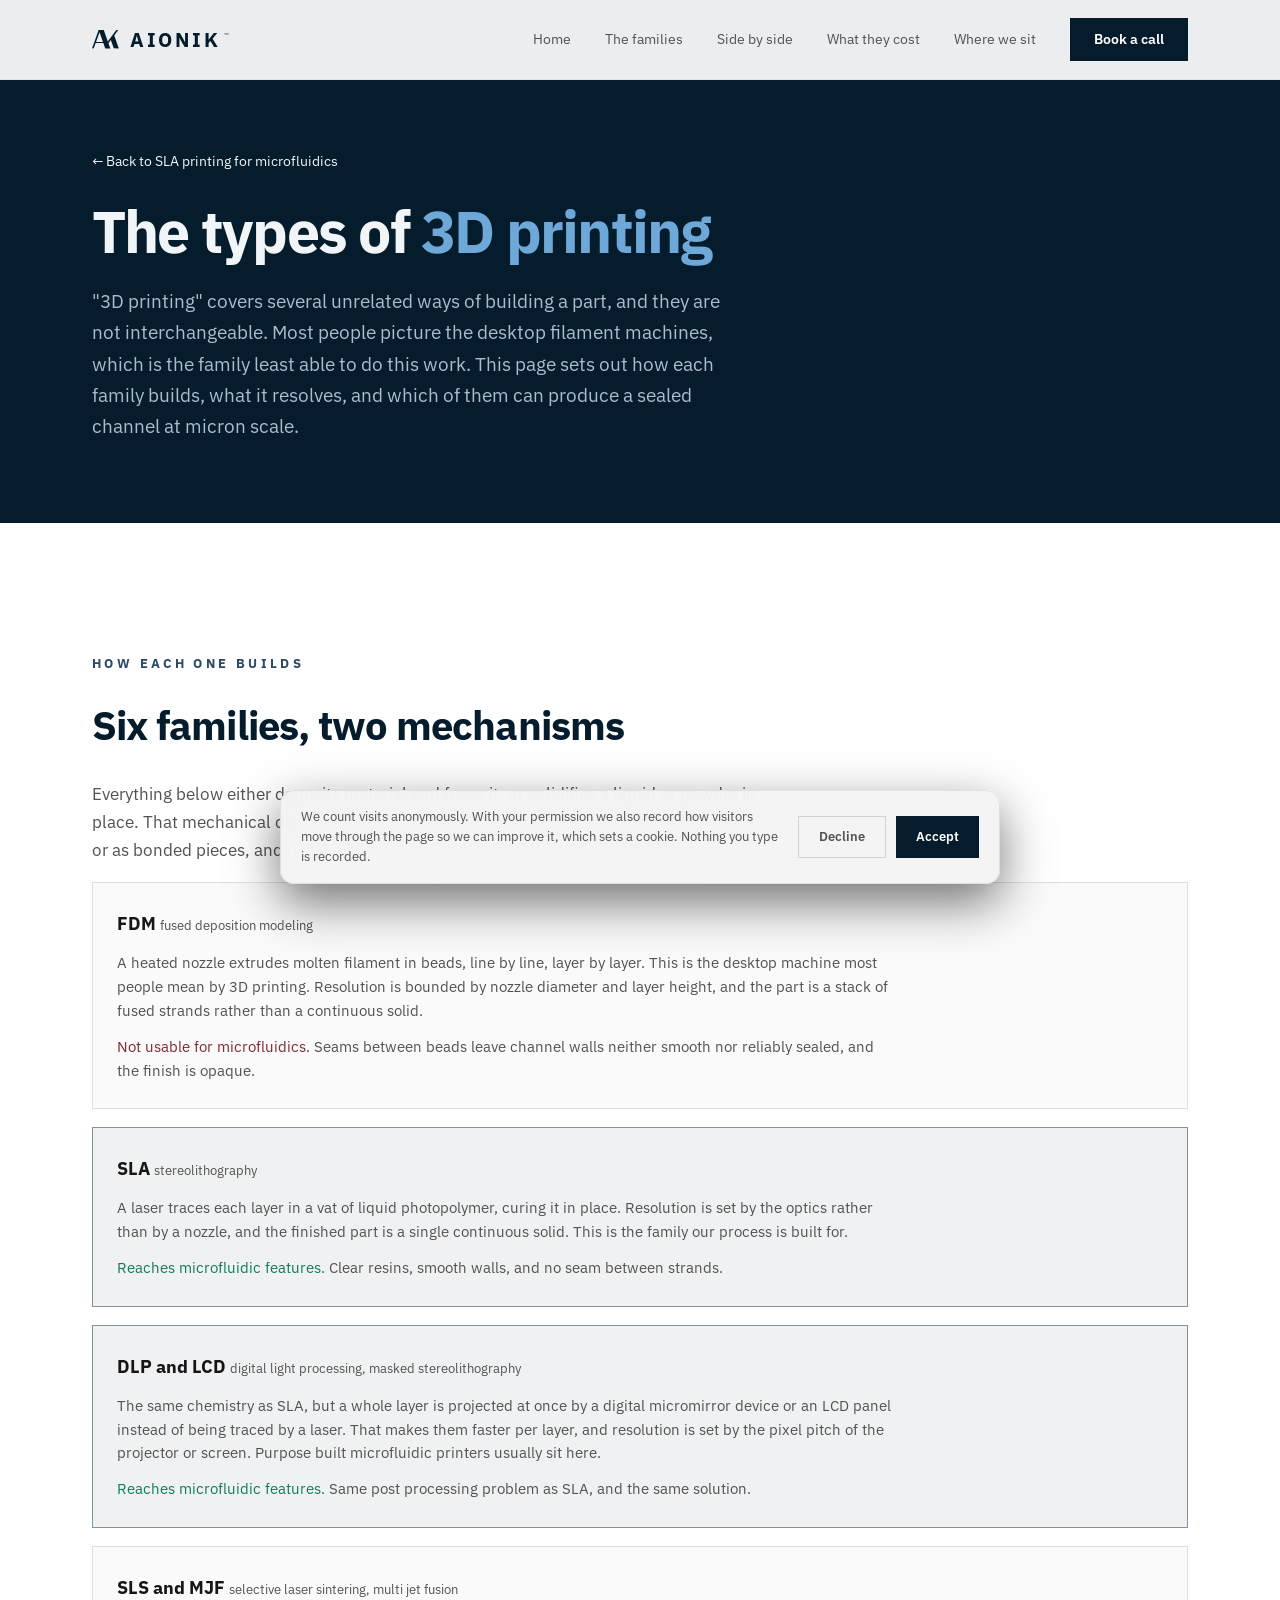
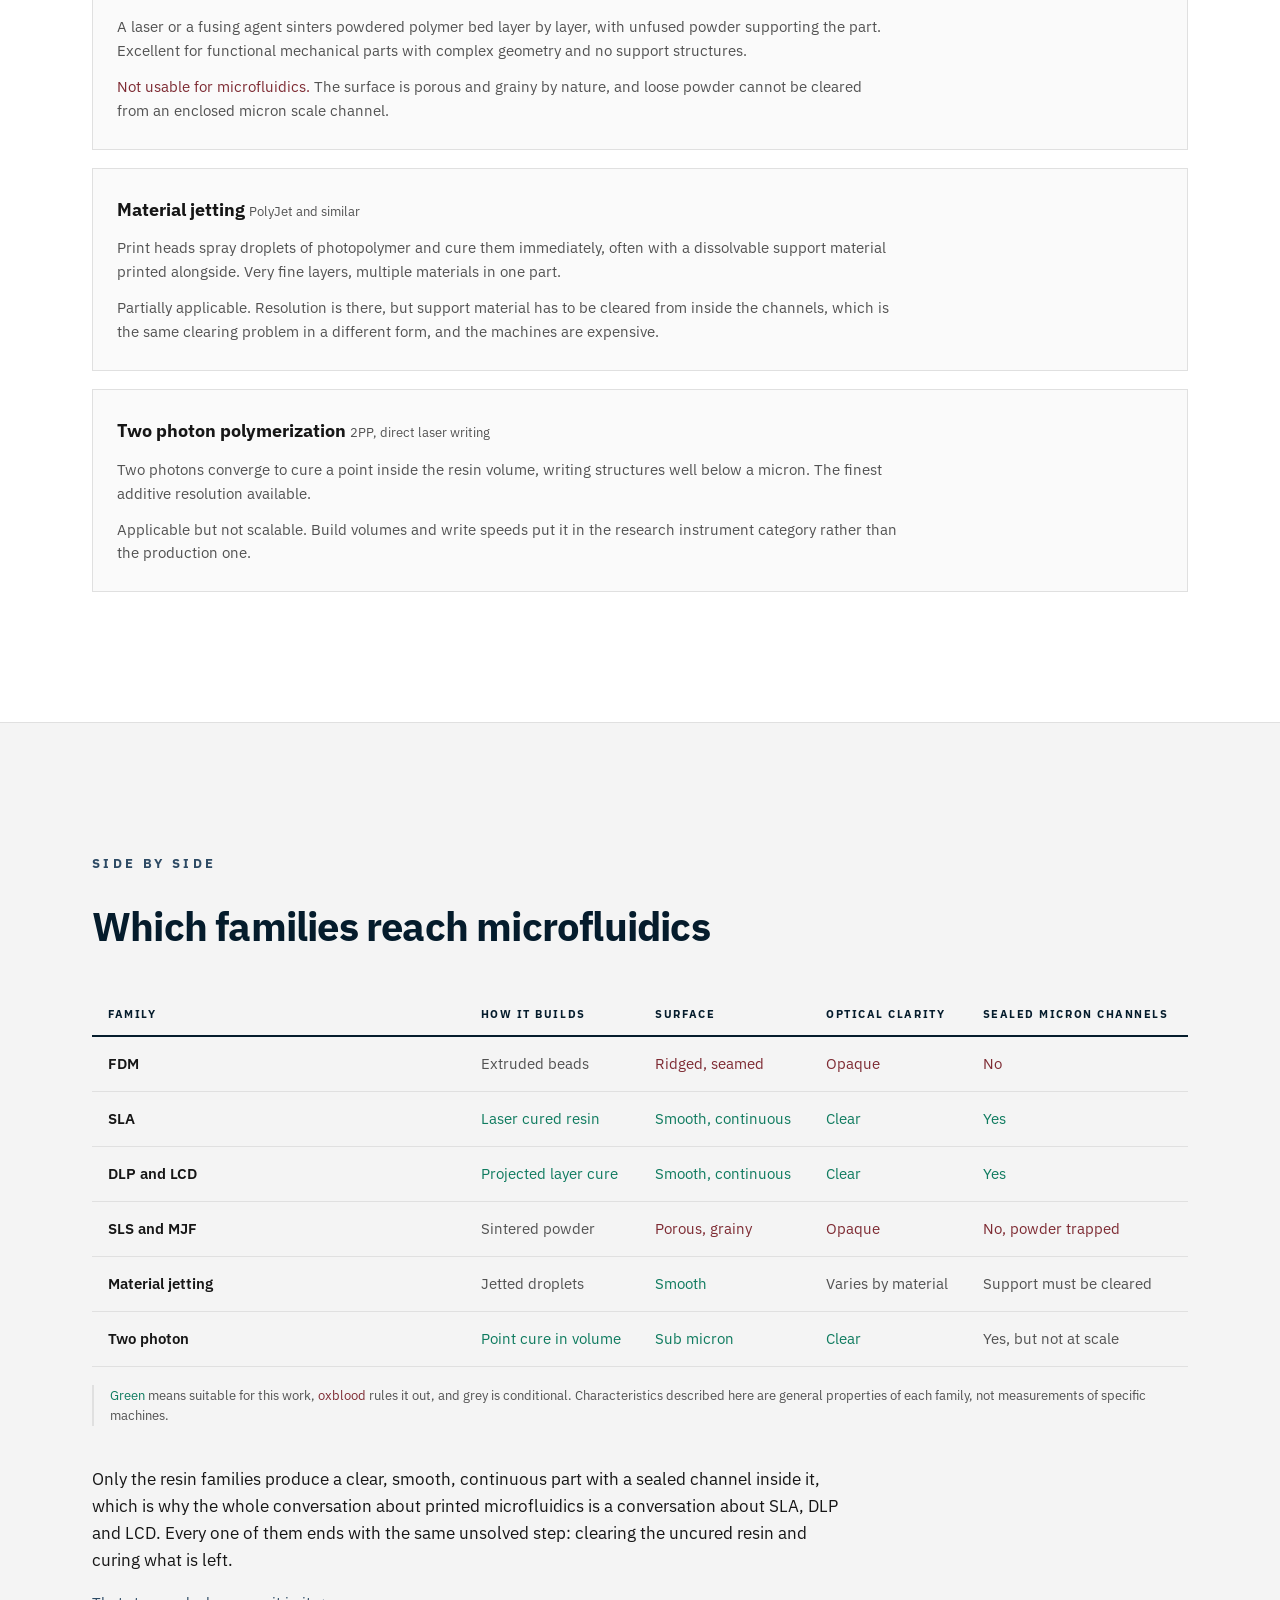
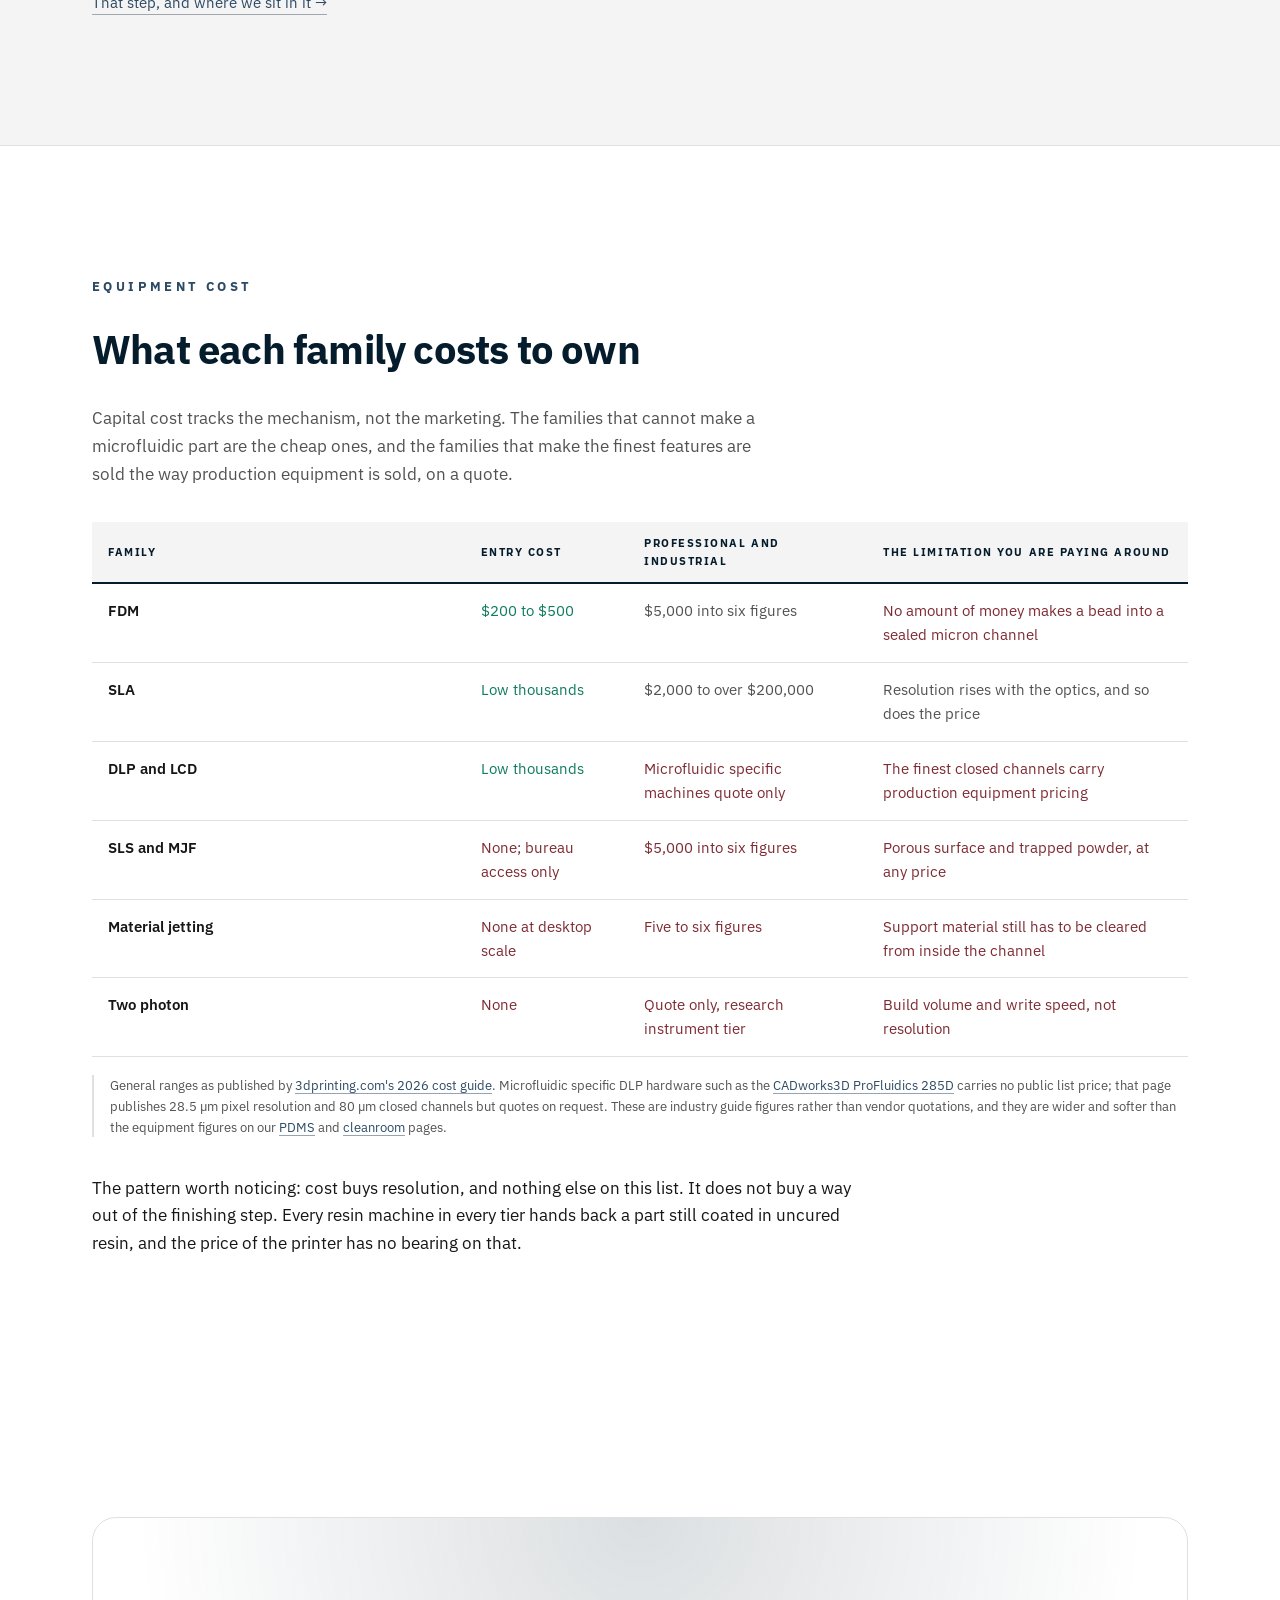
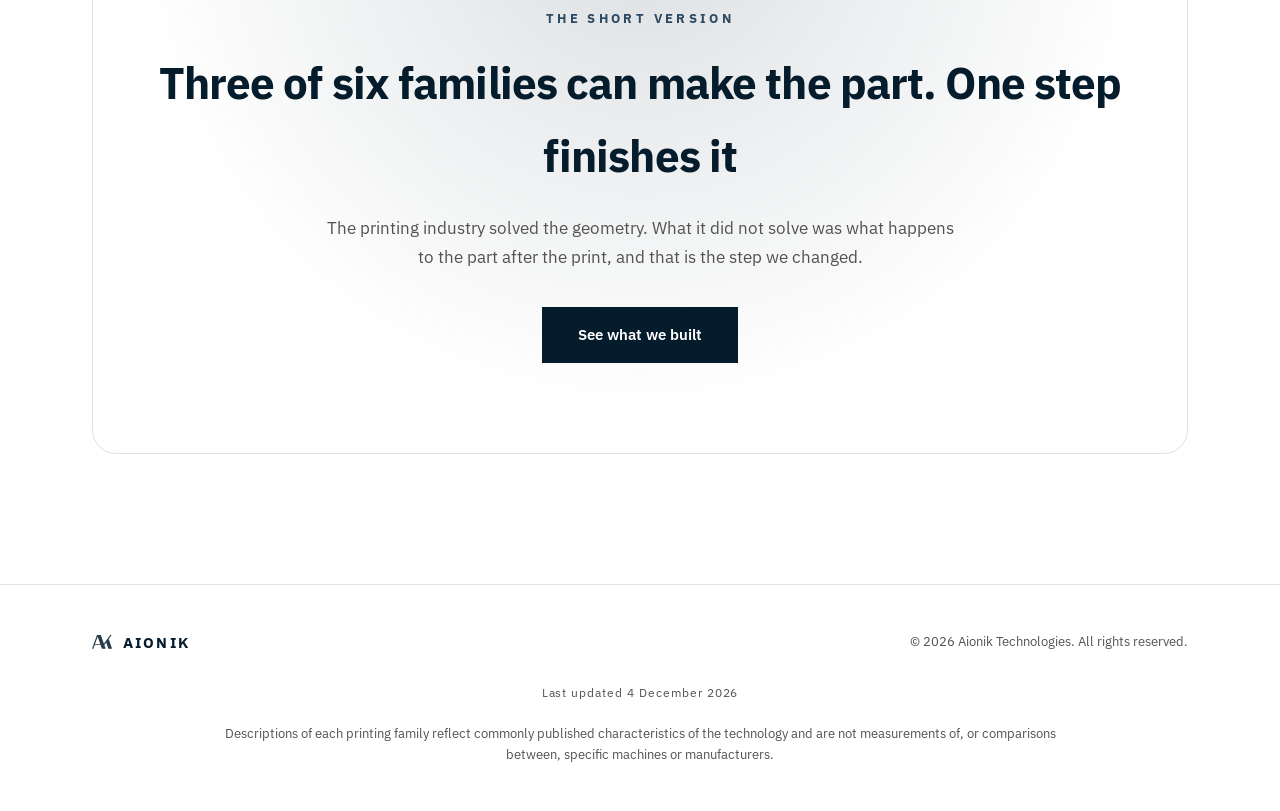
<file: printing-types.html>
<!DOCTYPE html>
<html lang="en">
<head>
<meta charset="UTF-8">
<meta name="viewport" content="width=device-width, initial-scale=1.0">
<meta name="description" content="The main families of 3D printing, how each one builds a part, the resolution and surface each produces, and which of them can reach microfluidic features at all.">
<meta name="robots" content="index, follow">
<meta property="og:type" content="article">
<meta property="og:title" content="The types of 3D printing, and which reach microfluidics">
<meta property="og:description" content="FDM, SLA, DLP, LCD, SLS and material jetting compared on how they build, what they resolve, and whether they can make a sealed micron scale channel.">
<meta property="og:image" content="https://aioniklabs.com/assets/og-investors.png">
<meta name="twitter:card" content="summary_large_image">
<meta name="twitter:title" content="The types of 3D printing, and which reach microfluidics">
<meta name="twitter:description" content="How each printing family builds a part, and which can make a sealed micron scale channel.">
<meta name="twitter:image" content="https://aioniklabs.com/assets/og-investors.png">
<title>Types of 3D printing — Aionik Technologies</title>
<link rel="icon" href="assets/favicon.svg" type="image/svg+xml">
<link rel="apple-touch-icon" sizes="180x180" href="assets/apple-touch-icon.png">
<link rel="stylesheet" href="css/styles.css">
<link rel="stylesheet" href="css/investors.css">
<link rel="stylesheet" href="css/pdms.css">
<link rel="preconnect" href="https://fonts.googleapis.com">
<link rel="preconnect" href="https://fonts.gstatic.com" crossorigin>
<link rel="stylesheet" href="https://fonts.googleapis.com/css2?family=IBM+Plex+Sans:wght@300;400;500;600;700&display=swap">
<link rel="stylesheet" href="css/theme.css">
<style>
  .m-good { color: var(--good); } .m-bad { color: var(--cost); } .m-mid { color: var(--muted); }
  .fam { border: 1px solid var(--line); border-radius: 16px; padding: 26px 24px; background: rgba(var(--fill-rgb), 0.02); margin-top: 18px; }
  .fam.us { border-color: rgba(var(--violet-rgb), 0.45); background: rgba(var(--violet-rgb), 0.06); }
  .fam h3 { font-size: 18px; margin-bottom: 4px; }
  .fam .abbr { font-size: 13px; color: var(--muted); font-weight: 400; }
  .fam p { font-size: 14.5px; color: var(--muted); margin-top: 12px; max-width: 780px; }
  .verdict-line { margin-top: 14px; font-size: 13.5px; }
</style>
</head>
<body>

<nav>
  <div class="nav-inner">
    <a href="./" class="logo"><svg class="logo-mark" viewBox="0 0 100 68.48" aria-hidden="true" focusable="false"><path fill="#051C2C" fill-rule="evenodd" d="M24.68,0.00 L43.81,0.00 L58.87,42.52 L61.45,39.35 L90.58,0.10 L97.82,0.00 L84.04,18.43 L82.85,20.32 L100.00,68.48 L81.27,68.38 L70.17,37.26 L61.25,49.06 L68.19,68.48 L49.45,68.48 L42.12,48.07 L13.68,48.46 L6.54,68.38 L0.00,68.48 Z M28.15,8.82 L14.97,45.00 L40.93,44.60 Z"/></svg><span class="logo-word">AION<span>IK</span><sup class="tm">&trade;</sup></span></a>
    <div class="nav-links">
      <a href="./">Home</a>
      <a href="#families">The families</a>
      <a href="#matrix">Side by side</a>
      <a href="#cost">What they cost</a>
      <a href="printing.html">Where we sit</a>
      <a href="./#book" class="nav-cta" data-cta="book-call-ptypes-nav">Book a call</a>
    </div>
    <button class="nav-toggle" aria-label="Menu">&#9776;</button>
  </div>
</nav>

<header class="pdms-hero">
  <div class="container">
    <a href="printing.html" class="back-link">&larr; Back to SLA printing for microfluidics</a>
    <h1>The types of <span class="grad">3D printing</span></h1>
    <p class="positioning">"3D printing" covers several unrelated ways of building a part, and they are not interchangeable. Most people picture the desktop filament machines, which is the family least able to do this work. This page sets out how each family builds, what it resolves, and which of them can produce a sealed channel at micron scale.</p>
  </div>
</header>

<section id="families">
  <div class="container">
    <div class="kicker reveal">How each one builds</div>
    <h2 class="reveal">Six families, two mechanisms</h2>
    <p class="lead muted reveal">Everything below either deposits material and fuses it, or solidifies a liquid or powder in place. That mechanical difference is what decides whether a part comes out as one solid or as bonded pieces, and it is why only part of this list is relevant to microfluidics.</p>

    <div class="fam reveal">
      <h3>FDM <span class="abbr">fused deposition modeling</span></h3>
      <p>A heated nozzle extrudes molten filament in beads, line by line, layer by layer. This is the desktop machine most people mean by 3D printing. Resolution is bounded by nozzle diameter and layer height, and the part is a stack of fused strands rather than a continuous solid.</p>
      <p class="verdict-line"><span class="m-bad">Not usable for microfluidics.</span> Seams between beads leave channel walls neither smooth nor reliably sealed, and the finish is opaque.</p>
    </div>

    <div class="fam us reveal">
      <h3>SLA <span class="abbr">stereolithography</span></h3>
      <p>A laser traces each layer in a vat of liquid photopolymer, curing it in place. Resolution is set by the optics rather than by a nozzle, and the finished part is a single continuous solid. This is the family our process is built for.</p>
      <p class="verdict-line"><span class="m-good">Reaches microfluidic features.</span> Clear resins, smooth walls, and no seam between strands.</p>
    </div>

    <div class="fam us reveal">
      <h3>DLP and LCD <span class="abbr">digital light processing, masked stereolithography</span></h3>
      <p>The same chemistry as SLA, but a whole layer is projected at once by a digital micromirror device or an LCD panel instead of being traced by a laser. That makes them faster per layer, and resolution is set by the pixel pitch of the projector or screen. Purpose built microfluidic printers usually sit here.</p>
      <p class="verdict-line"><span class="m-good">Reaches microfluidic features.</span> Same post processing problem as SLA, and the same solution.</p>
    </div>

    <div class="fam reveal">
      <h3>SLS and MJF <span class="abbr">selective laser sintering, multi jet fusion</span></h3>
      <p>A laser or a fusing agent sinters powdered polymer bed layer by layer, with unfused powder supporting the part. Excellent for functional mechanical parts with complex geometry and no support structures.</p>
      <p class="verdict-line"><span class="m-bad">Not usable for microfluidics.</span> The surface is porous and grainy by nature, and loose powder cannot be cleared from an enclosed micron scale channel.</p>
    </div>

    <div class="fam reveal">
      <h3>Material jetting <span class="abbr">PolyJet and similar</span></h3>
      <p>Print heads spray droplets of photopolymer and cure them immediately, often with a dissolvable support material printed alongside. Very fine layers, multiple materials in one part.</p>
      <p class="verdict-line"><span class="m-mid">Partially applicable.</span> Resolution is there, but support material has to be cleared from inside the channels, which is the same clearing problem in a different form, and the machines are expensive.</p>
    </div>

    <div class="fam reveal">
      <h3>Two photon polymerization <span class="abbr">2PP, direct laser writing</span></h3>
      <p>Two photons converge to cure a point inside the resin volume, writing structures well below a micron. The finest additive resolution available.</p>
      <p class="verdict-line"><span class="m-mid">Applicable but not scalable.</span> Build volumes and write speeds put it in the research instrument category rather than the production one.</p>
    </div>
  </div>
</section>

<section id="matrix" class="team-section">
  <div class="container">
    <div class="kicker reveal">Side by side</div>
    <h2 class="reveal">Which families reach microfluidics</h2>
    <div class="cmp-wrap reveal">
    <table class="cost-table" style="min-width:920px;">
      <thead>
        <tr>
          <th scope="col">Family</th>
          <th scope="col">How it builds</th>
          <th scope="col">Surface</th>
          <th scope="col">Optical clarity</th>
          <th scope="col">Sealed micron channels</th>
        </tr>
      </thead>
      <tbody>
        <tr><th scope="row">FDM</th><td data-label="How it builds"><span class="m-mid">Extruded beads</span></td><td data-label="Surface"><span class="m-bad">Ridged, seamed</span></td><td data-label="Clarity"><span class="m-bad">Opaque</span></td><td data-label="Sealed channels"><span class="m-bad">No</span></td></tr>
        <tr class="us"><th scope="row">SLA</th><td data-label="How it builds"><span class="m-good">Laser cured resin</span></td><td data-label="Surface"><span class="m-good">Smooth, continuous</span></td><td data-label="Clarity"><span class="m-good">Clear</span></td><td data-label="Sealed channels"><span class="m-good">Yes</span></td></tr>
        <tr class="us"><th scope="row">DLP and LCD</th><td data-label="How it builds"><span class="m-good">Projected layer cure</span></td><td data-label="Surface"><span class="m-good">Smooth, continuous</span></td><td data-label="Clarity"><span class="m-good">Clear</span></td><td data-label="Sealed channels"><span class="m-good">Yes</span></td></tr>
        <tr><th scope="row">SLS and MJF</th><td data-label="How it builds"><span class="m-mid">Sintered powder</span></td><td data-label="Surface"><span class="m-bad">Porous, grainy</span></td><td data-label="Clarity"><span class="m-bad">Opaque</span></td><td data-label="Sealed channels"><span class="m-bad">No, powder trapped</span></td></tr>
        <tr><th scope="row">Material jetting</th><td data-label="How it builds"><span class="m-mid">Jetted droplets</span></td><td data-label="Surface"><span class="m-good">Smooth</span></td><td data-label="Clarity"><span class="m-mid">Varies by material</span></td><td data-label="Sealed channels"><span class="m-mid">Support must be cleared</span></td></tr>
        <tr><th scope="row">Two photon</th><td data-label="How it builds"><span class="m-good">Point cure in volume</span></td><td data-label="Surface"><span class="m-good">Sub micron</span></td><td data-label="Clarity"><span class="m-good">Clear</span></td><td data-label="Sealed channels"><span class="m-mid">Yes, but not at scale</span></td></tr>
      </tbody>
    </table>
    </div>
    <p class="cost-note reveal"><span class="m-good">Green</span> means suitable for this work, <span class="m-bad">oxblood</span> rules it out, and grey is conditional. Characteristics described here are general properties of each family, not measurements of specific machines.</p>

    <p class="wn-closing reveal" style="max-width:760px;margin-top:40px;">Only the resin families produce a clear, smooth, continuous part with a sealed channel inside it, which is why the whole conversation about printed microfluidics is a conversation about SLA, DLP and LCD. Every one of them ends with the same unsolved step: clearing the uncured resin and curing what is left.</p>
    <p class="cost-brief-link reveal"><a href="printing.html">That step, and where we sit in it &rarr;</a></p>
  </div>
</section>

<section id="cost">
  <div class="container">
    <div class="kicker reveal">Equipment cost</div>
    <h2 class="reveal">What each family costs to own</h2>
    <p class="lead muted reveal">Capital cost tracks the mechanism, not the marketing. The families that cannot make a microfluidic part are the cheap ones, and the families that make the finest features are sold the way production equipment is sold, on a quote.</p>

    <div class="cmp-wrap reveal">
    <table class="cost-table" style="min-width:1000px;">
      <thead>
        <tr>
          <th scope="col">Family</th>
          <th scope="col">Entry cost</th>
          <th scope="col">Professional and industrial</th>
          <th scope="col">The limitation you are paying around</th>
        </tr>
      </thead>
      <tbody>
        <tr><th scope="row">FDM</th>
          <td data-label="Entry cost"><span class="m-good">$200 to $500</span></td>
          <td data-label="Professional"><span class="m-mid">$5,000 into six figures</span></td>
          <td data-label="Limitation"><span class="m-bad">No amount of money makes a bead into a sealed micron channel</span></td></tr>
        <tr class="us"><th scope="row">SLA</th>
          <td data-label="Entry cost"><span class="m-good">Low thousands</span></td>
          <td data-label="Professional"><span class="m-mid">$2,000 to over $200,000</span></td>
          <td data-label="Limitation"><span class="m-mid">Resolution rises with the optics, and so does the price</span></td></tr>
        <tr class="us"><th scope="row">DLP and LCD</th>
          <td data-label="Entry cost"><span class="m-good">Low thousands</span></td>
          <td data-label="Professional"><span class="m-bad">Microfluidic specific machines quote only</span></td>
          <td data-label="Limitation"><span class="m-bad">The finest closed channels carry production equipment pricing</span></td></tr>
        <tr><th scope="row">SLS and MJF</th>
          <td data-label="Entry cost"><span class="m-bad">None; bureau access only</span></td>
          <td data-label="Professional"><span class="m-bad">$5,000 into six figures</span></td>
          <td data-label="Limitation"><span class="m-bad">Porous surface and trapped powder, at any price</span></td></tr>
        <tr><th scope="row">Material jetting</th>
          <td data-label="Entry cost"><span class="m-bad">None at desktop scale</span></td>
          <td data-label="Professional"><span class="m-bad">Five to six figures</span></td>
          <td data-label="Limitation"><span class="m-bad">Support material still has to be cleared from inside the channel</span></td></tr>
        <tr><th scope="row">Two photon</th>
          <td data-label="Entry cost"><span class="m-bad">None</span></td>
          <td data-label="Professional"><span class="m-bad">Quote only, research instrument tier</span></td>
          <td data-label="Limitation"><span class="m-bad">Build volume and write speed, not resolution</span></td></tr>
      </tbody>
    </table>
    </div>
    <p class="cost-note reveal">General ranges as published by <a href="https://3dprinting.com/how-much-does-3d-printing-cost/" target="_blank" rel="noopener noreferrer">3dprinting.com's 2026 cost guide</a>. Microfluidic specific DLP hardware such as the <a href="https://darwin-microfluidics.com/products/microfluidics-3d-printer-profluidics-285d/" target="_blank" rel="noopener noreferrer">CADworks3D ProFluidics 285D</a> carries no public list price; that page publishes 28.5&nbsp;µm pixel resolution and 80&nbsp;µm closed channels but quotes on request. These are industry guide figures rather than vendor quotations, and they are wider and softer than the equipment figures on our <a href="pdms.html">PDMS</a> and <a href="cleanrooms.html">cleanroom</a> pages.</p>

    <p class="wn-closing reveal" style="max-width:760px;margin-top:38px;">The pattern worth noticing: cost buys resolution, and nothing else on this list. It does not buy a way out of the finishing step. Every resin machine in every tier hands back a part still coated in uncured resin, and the price of the printer has no bearing on that.</p>
  </div>
</section>

<section id="close">
  <div class="container">
    <div class="cta-band">
      <div class="inner reveal">
        <div class="kicker">The short version</div>
        <h2>Three of six families can make the part. <span class="grad">One step finishes it</span></h2>
        <p class="muted" style="max-width:640px;margin:0 auto 36px;">The printing industry solved the geometry. What it did not solve was what happens to the part after the print, and that is the step we changed.</p>
        <a href="./" class="btn btn-primary" data-cta="ptypes-back-home">See what we built</a>
      </div>
    </div>
  </div>
</section>

<footer>
  <div class="container">
    <div class="footer-inner">
      <span class="logo footer-logo" style="font-size:15px;"><svg class="logo-mark" viewBox="0 0 100 68.48" aria-hidden="true" focusable="false"><path fill="currentColor" fill-rule="evenodd" d="M24.68,0.00 L43.81,0.00 L58.87,42.52 L61.45,39.35 L90.58,0.10 L97.82,0.00 L84.04,18.43 L82.85,20.32 L100.00,68.48 L81.27,68.38 L70.17,37.26 L61.25,49.06 L68.19,68.48 L49.45,68.48 L42.12,48.07 L13.68,48.46 L6.54,68.38 L0.00,68.48 Z M28.15,8.82 L14.97,45.00 L40.93,44.60 Z"/></svg><span class="logo-word">AION<span>IK</span></span></span>
      <p>&copy; 2026 Aionik Technologies. All rights reserved.</p>
    </div>
    <p class="updated" id="updated">Last updated 31 August 2026</p>
    <p class="legal">
      Descriptions of each printing family reflect commonly published characteristics of the technology and are not measurements of, or comparisons between, specific machines or manufacturers.
    </p>
  </div>
</footer>

<script src="js/main.js"></script>
<script src="js/investors.js"></script>
</body>
</html>
</file>
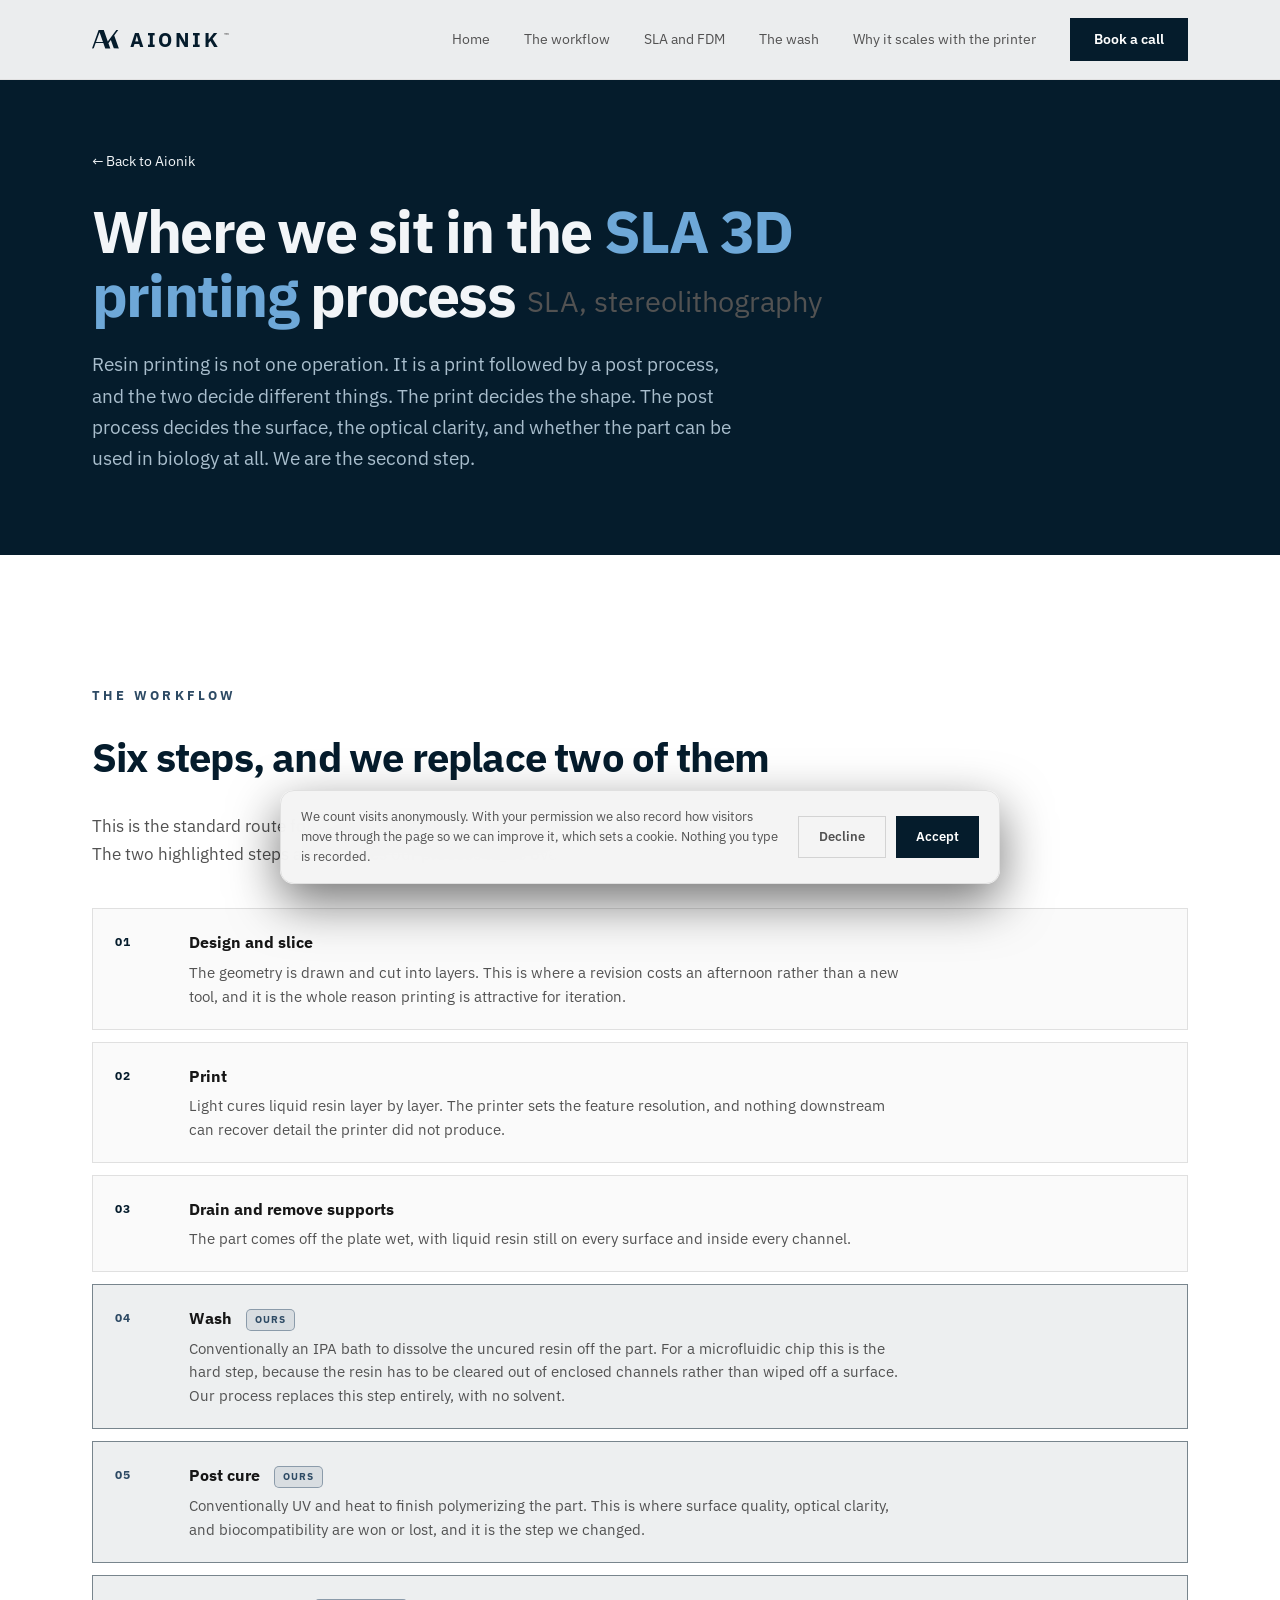
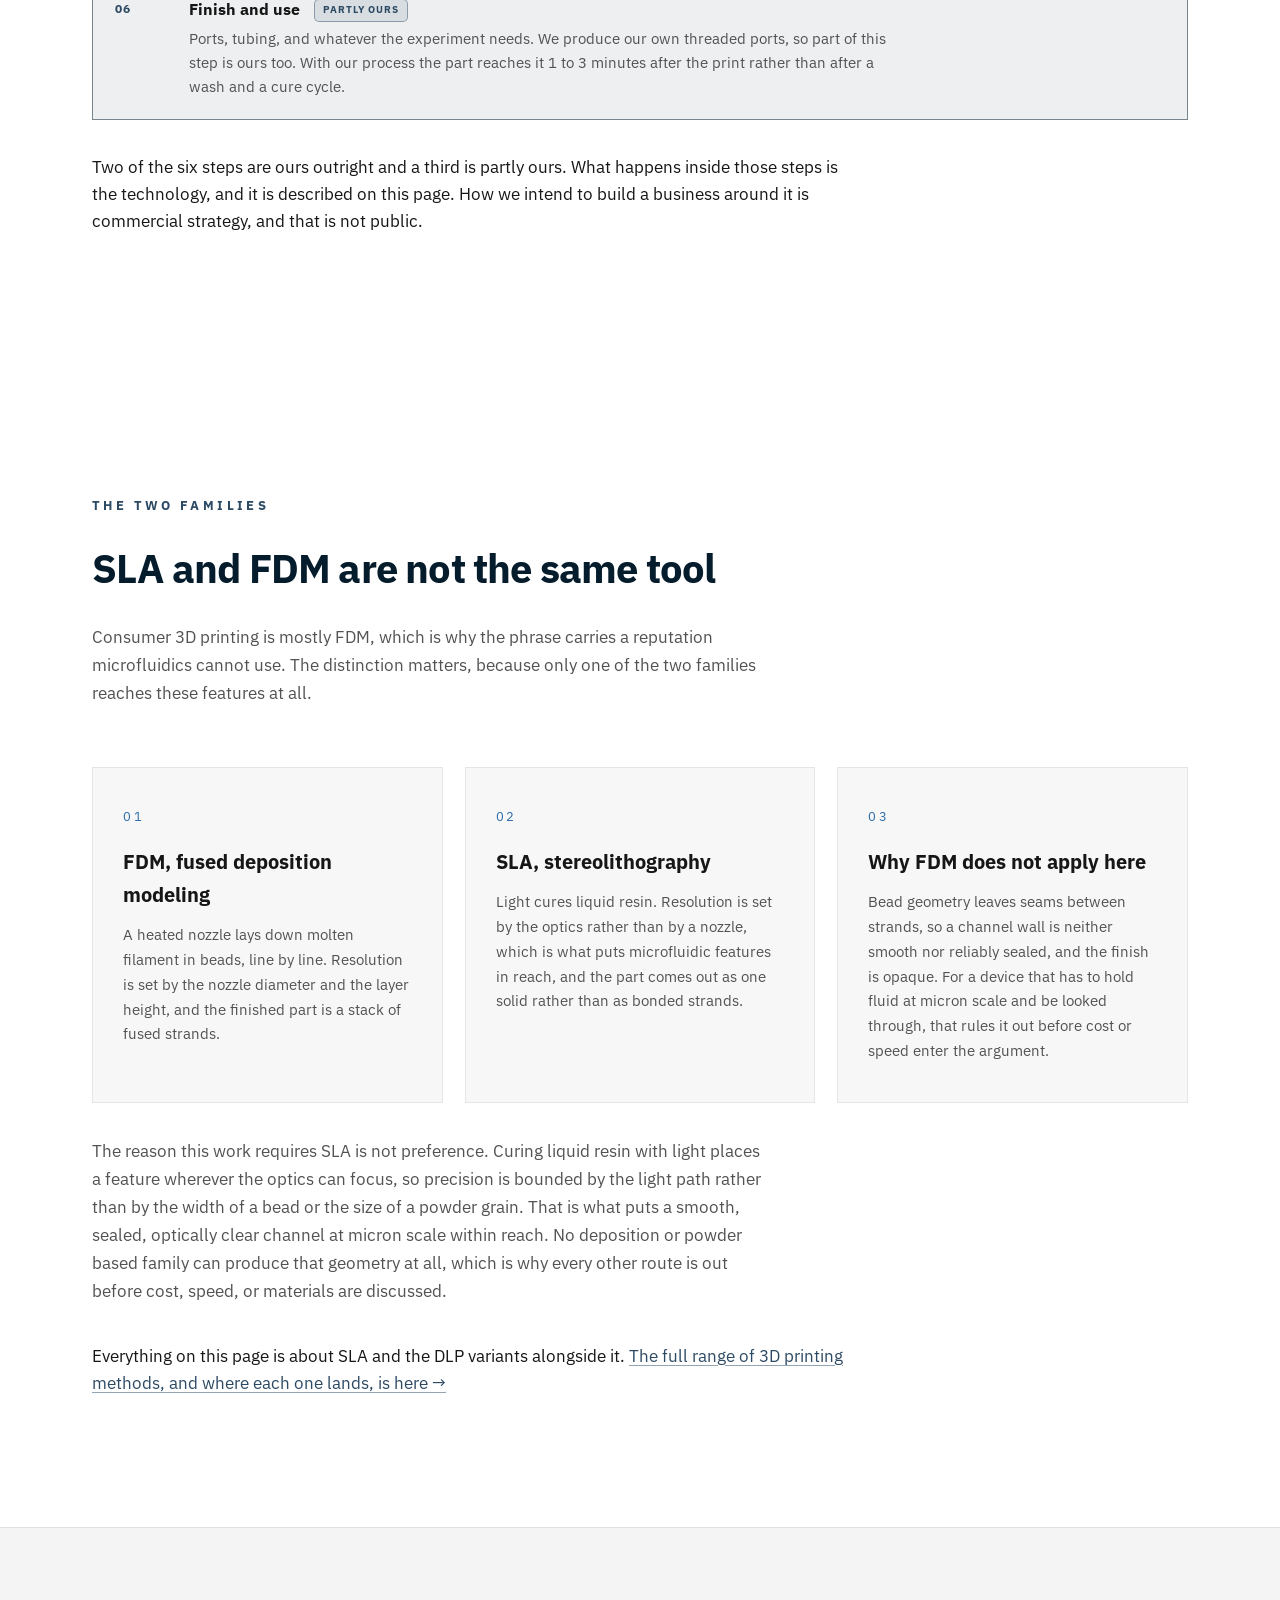
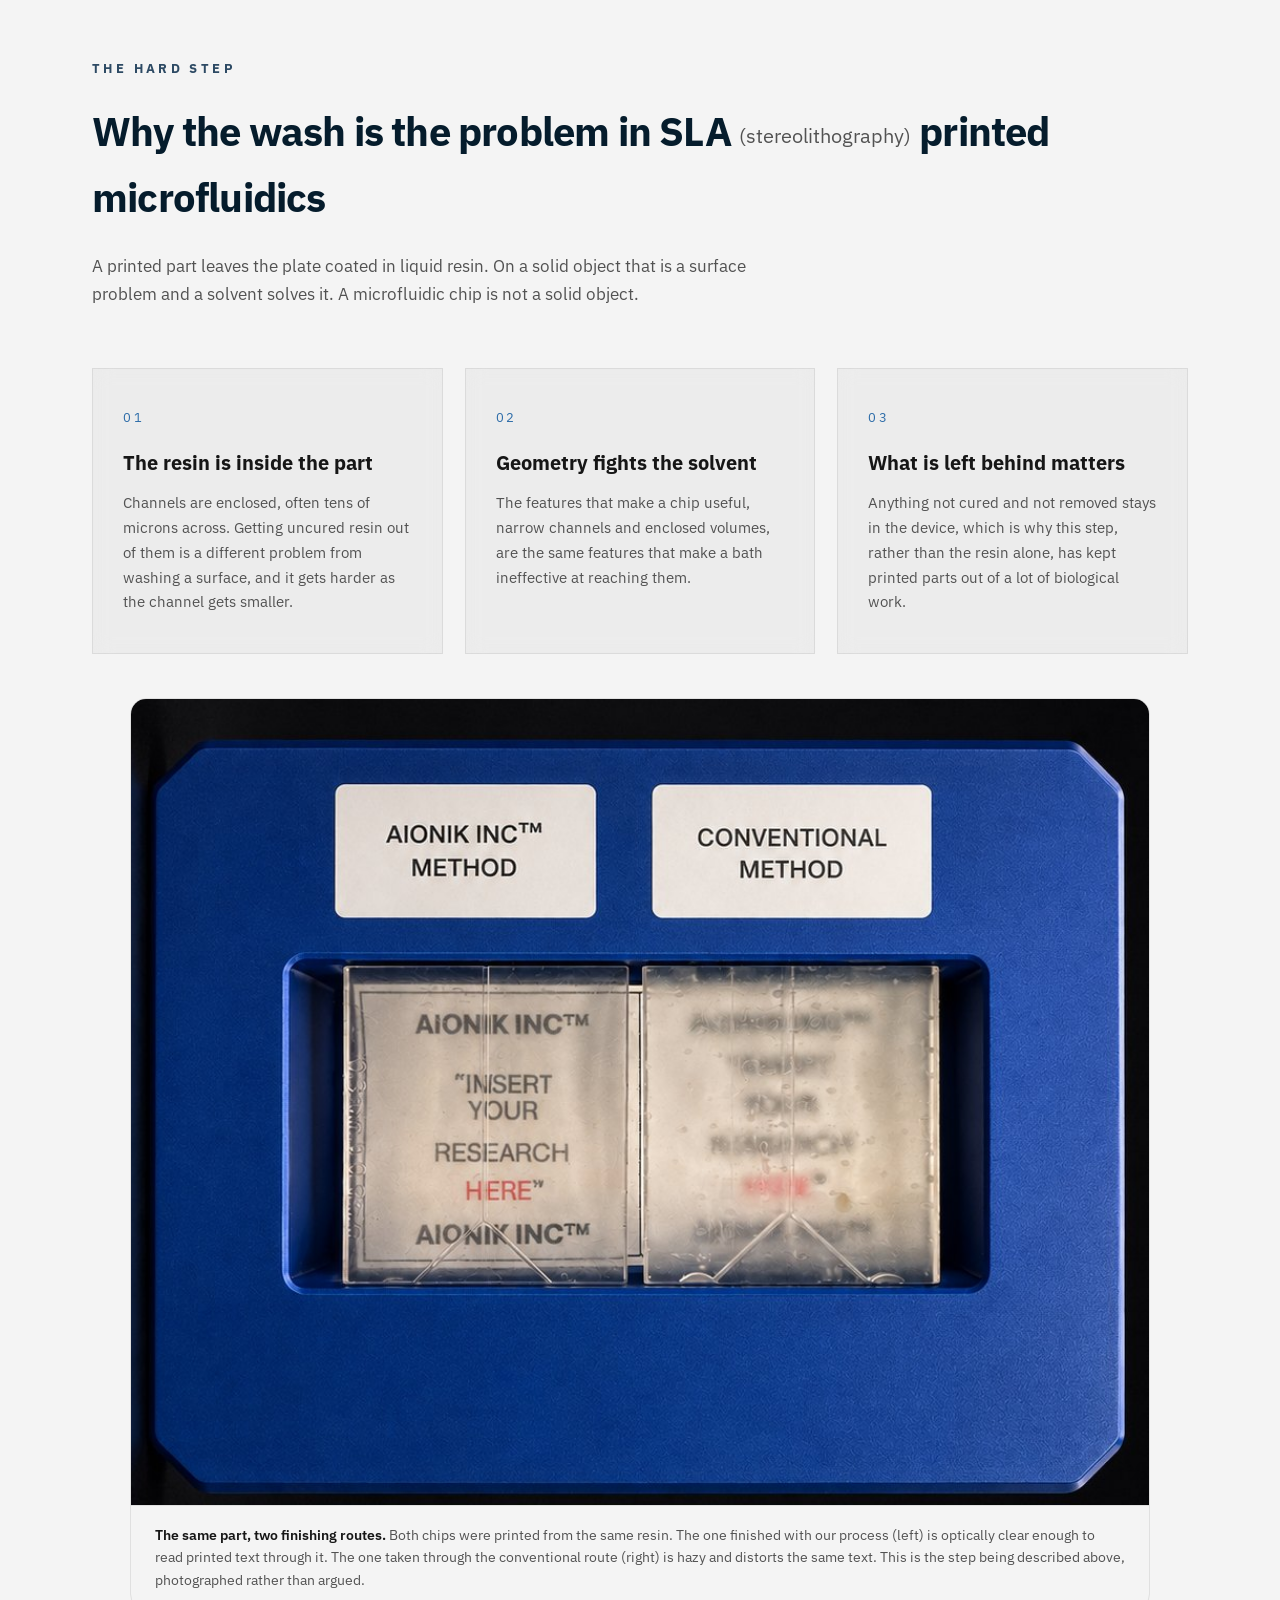
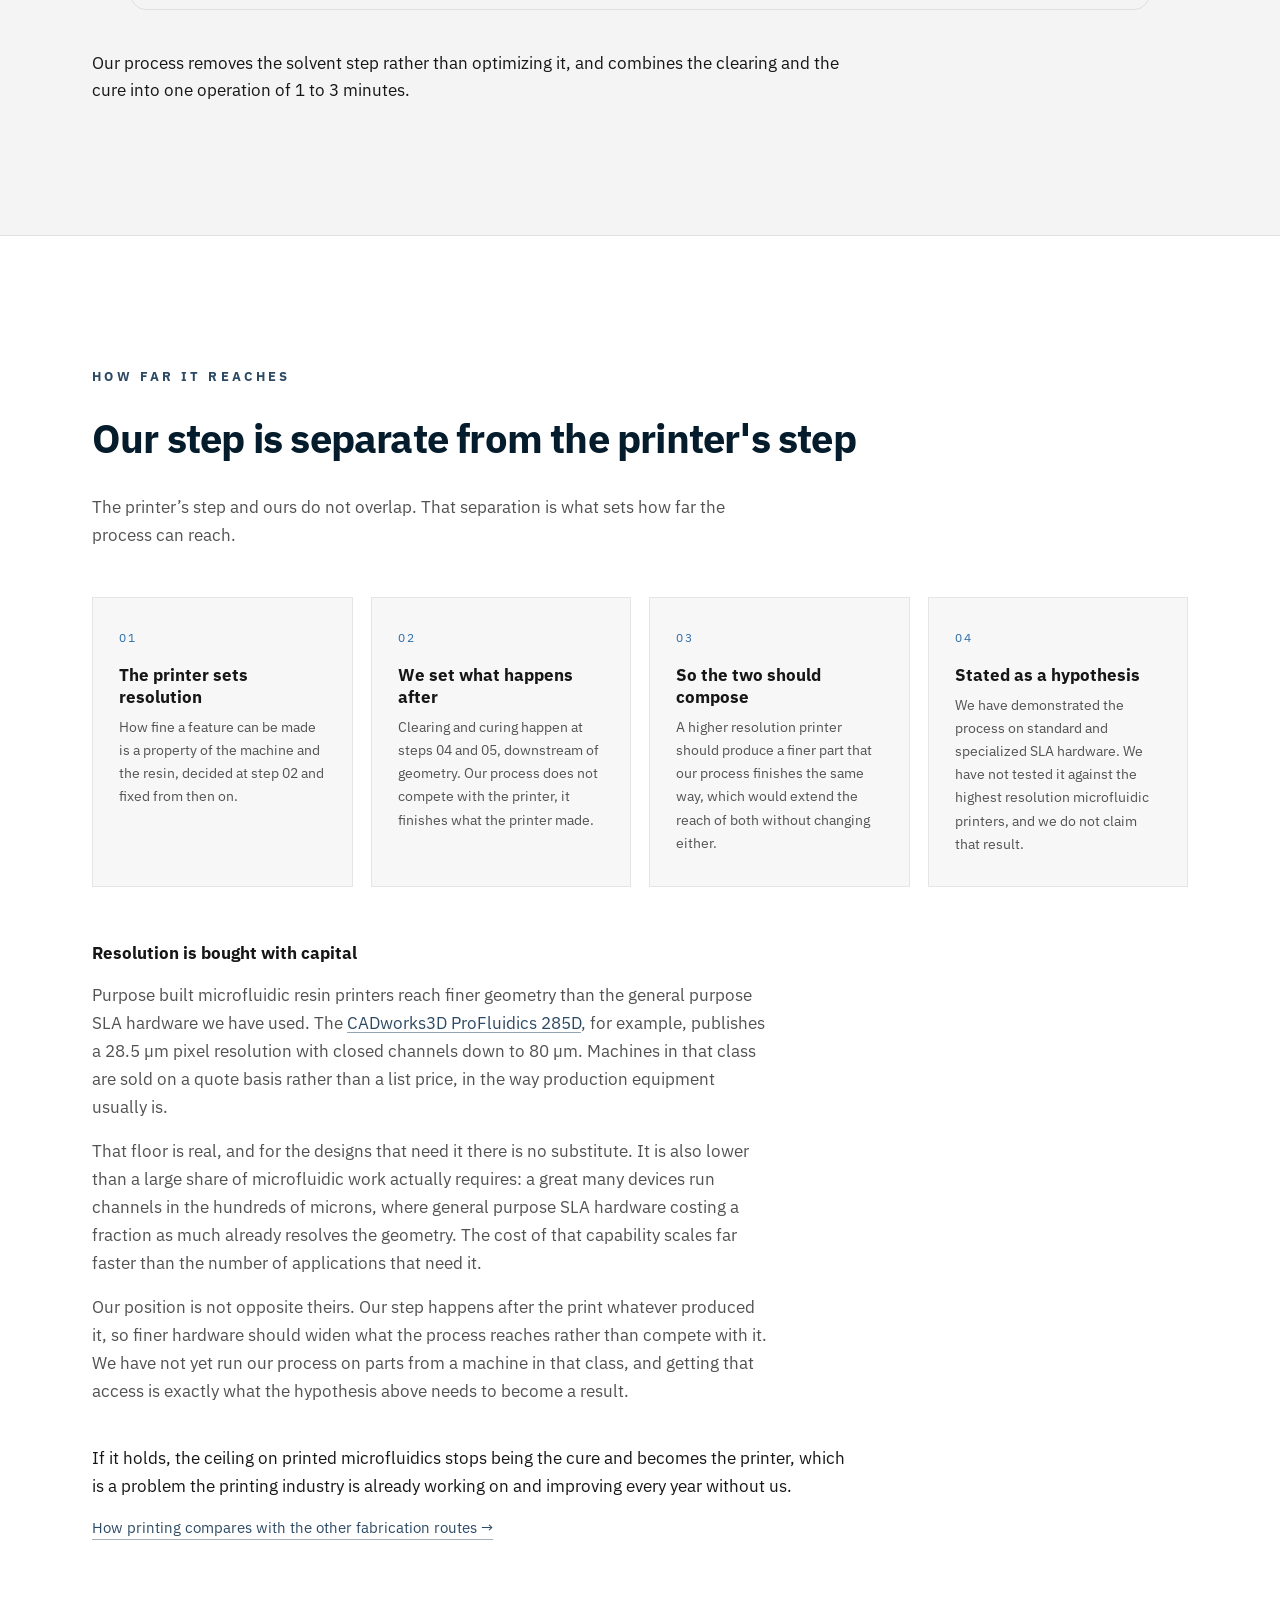
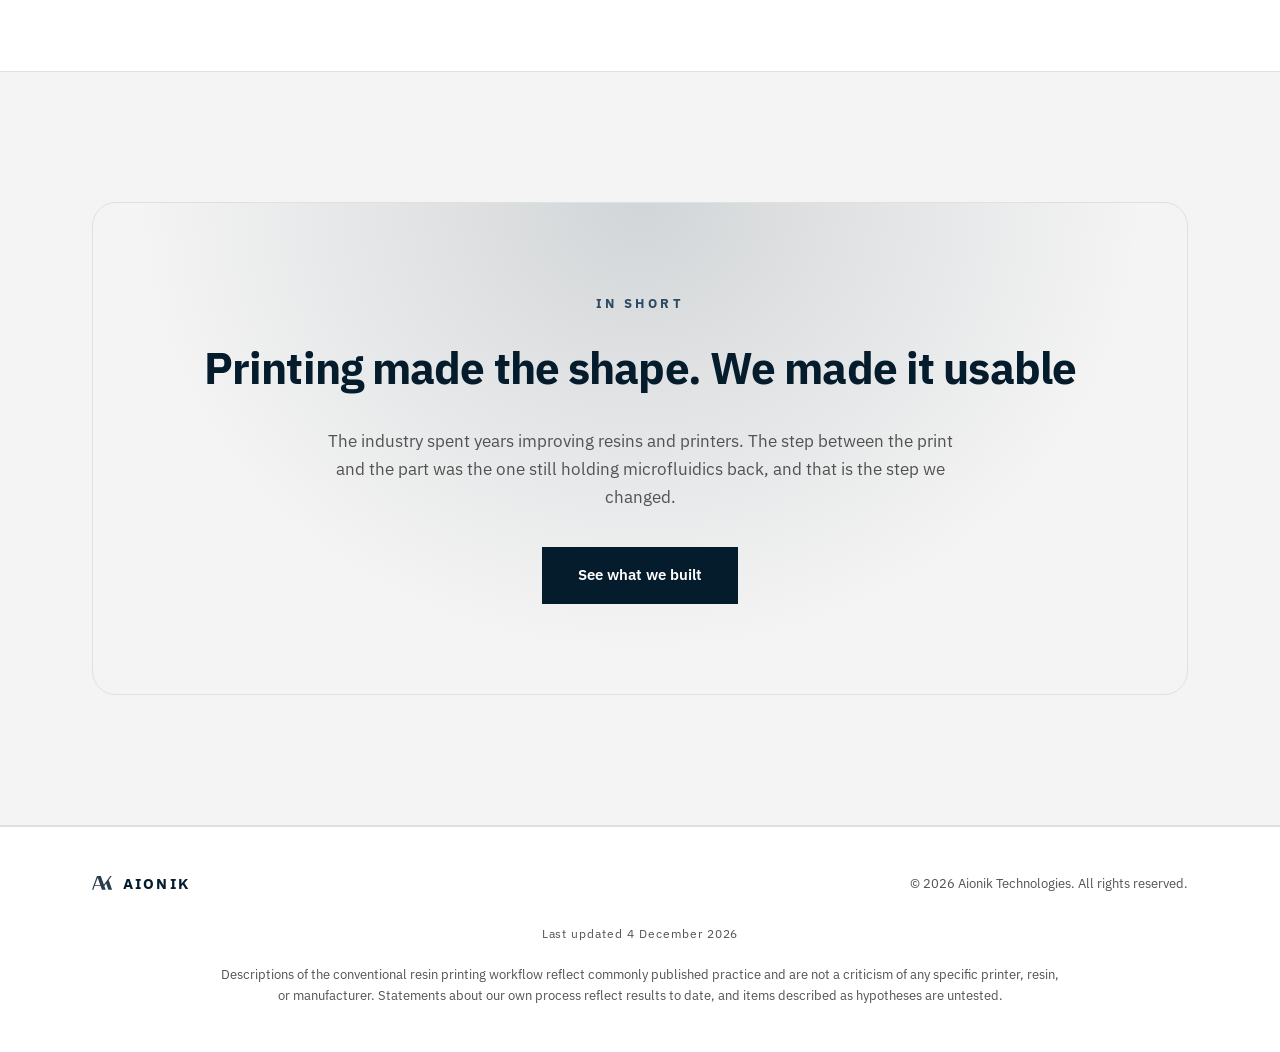
<file: printing.html>
<!DOCTYPE html>
<html lang="en">
<head>
<meta charset="UTF-8">
<meta name="viewport" content="width=device-width, initial-scale=1.0">
<meta name="description" content="How resin 3D printing actually works, why the post process decides whether a printed part is usable in biology, and where the Aionik cure sits in that workflow.">
<meta name="robots" content="index, follow">
<meta property="og:type" content="article">
<meta property="og:title" content="Where we sit in the SLA 3D printing process">
<meta property="og:description" content="The print decides the shape. The post process decides the surface, the clarity, and whether the part can hold cells.">
<meta property="og:image" content="https://aioniklabs.com/assets/og-investors.png">
<meta name="twitter:card" content="summary_large_image">
<meta name="twitter:title" content="Where we sit in the SLA 3D printing process">
<meta name="twitter:description" content="The print decides the shape. The post process decides everything else.">
<meta name="twitter:image" content="https://aioniklabs.com/assets/og-investors.png">
<title>Where we sit in the SLA 3D printing process — Aionik Technologies</title>
<link rel="icon" href="assets/favicon.svg" type="image/svg+xml">
<link rel="apple-touch-icon" sizes="180x180" href="assets/apple-touch-icon.png">
<link rel="stylesheet" href="css/styles.css">
<link rel="stylesheet" href="css/investors.css">
<link rel="stylesheet" href="css/pdms.css">
<link rel="preconnect" href="https://fonts.googleapis.com">
<link rel="preconnect" href="https://fonts.gstatic.com" crossorigin>
<link rel="stylesheet" href="https://fonts.googleapis.com/css2?family=IBM+Plex+Sans:wght@300;400;500;600;700&display=swap">
<link rel="stylesheet" href="css/theme.css">
<style>
  .flow { margin-top: 40px; }
  .fstep {
    display: grid; grid-template-columns: 54px 1fr; gap: 20px;
    padding: 20px 22px; border: 1px solid var(--line); border-radius: 14px;
    background: rgba(var(--fill-rgb), 0.02); margin-bottom: 12px;
  }
  .fstep.ours { border-color: rgba(var(--violet-rgb), 0.5); background: rgba(var(--violet-rgb), 0.07); }
  .fstep .fn { font-size: 12px; font-weight: 700; letter-spacing: .12em; color: var(--violet); padding-top: 3px; }
  .fstep.ours .fn { color: var(--uv); }
  .fstep h4 { font-size: 16px; margin-bottom: 5px; }
  .fstep p { font-size: 14.5px; color: var(--muted); max-width: 720px; }
  .fstep .tag {
    display: inline-block; font-size: 10px; font-weight: 700; letter-spacing: .1em;
    text-transform: uppercase; padding: 2px 8px; border-radius: 5px; margin-left: 10px;
    color: var(--uv); border: 1px solid rgba(var(--uv-rgb), 0.45); background: rgba(var(--uv-rgb), 0.1);
    vertical-align: middle;
  }
  .expand { font-size: .5em; font-weight: 400; color: var(--muted); letter-spacing: 0; vertical-align: middle; }
  @media (max-width: 640px) { .fstep { grid-template-columns: 1fr; gap: 8px; } }
</style>
</head>
<body>

<nav>
  <div class="nav-inner">
    <a href="./" class="logo"><svg class="logo-mark" viewBox="0 0 100 68.48" aria-hidden="true" focusable="false"><path fill="#051C2C" fill-rule="evenodd" d="M24.68,0.00 L43.81,0.00 L58.87,42.52 L61.45,39.35 L90.58,0.10 L97.82,0.00 L84.04,18.43 L82.85,20.32 L100.00,68.48 L81.27,68.38 L70.17,37.26 L61.25,49.06 L68.19,68.48 L49.45,68.48 L42.12,48.07 L13.68,48.46 L6.54,68.38 L0.00,68.48 Z M28.15,8.82 L14.97,45.00 L40.93,44.60 Z"/></svg><span class="logo-word">AION<span>IK</span><sup class="tm">&trade;</sup></span></a>
    <div class="nav-links">
      <a href="./">Home</a>
      <a href="#flow">The workflow</a>
      <a href="#printers">SLA and FDM</a>
      <a href="#wash">The wash</a>
      <a href="#separable">Why it scales with the printer</a>
      <a href="./#book" class="nav-cta" data-cta="book-call-printing-nav">Book a call</a>
    </div>
    <button class="nav-toggle" aria-label="Menu">&#9776;</button>
  </div>
</nav>

<header class="pdms-hero">
  <div class="container">
    <a href="./" class="back-link">&larr; Back to Aionik</a>
    <h1>Where we sit in the <span class="grad">SLA 3D printing</span> process <span class="expand">SLA, stereolithography</span></h1>
    <p class="positioning">Resin printing is not one operation. It is a print followed by a post process, and the two decide different things. The print decides the shape. The post process decides the surface, the optical clarity, and whether the part can be used in biology at all. We are the second step.</p>
  </div>
</header>

<section id="flow">
  <div class="container">
    <div class="kicker reveal">The workflow</div>
    <h2 class="reveal">Six steps, and we replace two of them</h2>
    <p class="lead muted reveal">This is the standard route for a stereolithography or DLP part, from file to finished device. The two highlighted steps are the ones our process takes over.</p>

    <div class="flow">
      <div class="fstep reveal"><span class="fn">01</span><div>
        <h4>Design and slice</h4>
        <p>The geometry is drawn and cut into layers. This is where a revision costs an afternoon rather than a new tool, and it is the whole reason printing is attractive for iteration.</p></div></div>
      <div class="fstep reveal"><span class="fn">02</span><div>
        <h4>Print</h4>
        <p>Light cures liquid resin layer by layer. The printer sets the feature resolution, and nothing downstream can recover detail the printer did not produce.</p></div></div>
      <div class="fstep reveal"><span class="fn">03</span><div>
        <h4>Drain and remove supports</h4>
        <p>The part comes off the plate wet, with liquid resin still on every surface and inside every channel.</p></div></div>
      <div class="fstep ours reveal"><span class="fn">04</span><div>
        <h4>Wash <span class="tag">Ours</span></h4>
        <p>Conventionally an IPA bath to dissolve the uncured resin off the part. For a microfluidic chip this is the hard step, because the resin has to be cleared out of enclosed channels rather than wiped off a surface. Our process replaces this step entirely, with no solvent.</p></div></div>
      <div class="fstep ours reveal"><span class="fn">05</span><div>
        <h4>Post cure <span class="tag">Ours</span></h4>
        <p>Conventionally UV and heat to finish polymerizing the part. This is where surface quality, optical clarity, and biocompatibility are won or lost, and it is the step we changed.</p></div></div>
      <div class="fstep ours reveal"><span class="fn">06</span><div>
        <h4>Finish and use <span class="tag">Partly ours</span></h4>
        <p>Ports, tubing, and whatever the experiment needs. We produce our own threaded ports, so part of this step is ours too. With our process the part reaches it 1 to 3 minutes after the print rather than after a wash and a cure cycle.</p></div></div>
    </div>
    <p class="wn-closing reveal" style="max-width:760px;margin-top:34px;">Two of the six steps are ours outright and a third is partly ours. What happens inside those steps is the technology, and it is described on this page. How we intend to build a business around it is commercial strategy, and that is not public.</p>
  </div>
</section>

<section id="printers">
  <div class="container">
    <div class="kicker reveal">The two families</div>
    <h2 class="reveal">SLA and FDM are not the same tool</h2>
    <p class="lead muted reveal">Consumer 3D printing is mostly FDM, which is why the phrase carries a reputation microfluidics cannot use. The distinction matters, because only one of the two families reaches these features at all.</p>
    <div class="glass-grid">
      <div class="glass reveal">
        <span class="num">01</span>
        <h3>FDM, fused deposition modeling</h3>
        <p>A heated nozzle lays down molten filament in beads, line by line. Resolution is set by the nozzle diameter and the layer height, and the finished part is a stack of fused strands.</p>
      </div>
      <div class="glass reveal">
        <span class="num">02</span>
        <h3>SLA, stereolithography</h3>
        <p>Light cures liquid resin. Resolution is set by the optics rather than by a nozzle, which is what puts microfluidic features in reach, and the part comes out as one solid rather than as bonded strands.</p>
      </div>
      <div class="glass reveal">
        <span class="num">03</span>
        <h3>Why FDM does not apply here</h3>
        <p>Bead geometry leaves seams between strands, so a channel wall is neither smooth nor reliably sealed, and the finish is opaque. For a device that has to hold fluid at micron scale and be looked through, that rules it out before cost or speed enter the argument.</p>
      </div>
    </div>
    <p class="lead muted reveal" style="margin-top:34px;">The reason this work requires SLA is not preference. Curing liquid resin with light places a feature wherever the optics can focus, so precision is bounded by the light path rather than by the width of a bead or the size of a powder grain. That is what puts a smooth, sealed, optically clear channel at micron scale within reach. No deposition or powder based family can produce that geometry at all, which is why every other route is out before cost, speed, or materials are discussed.</p>
    <p class="wn-closing reveal" style="max-width:760px;margin-top:38px;">Everything on this page is about SLA and the DLP variants alongside it. <a href="printing-types.html">The full range of 3D printing methods, and where each one lands, is here &rarr;</a></p>
  </div>
</section>

<section id="wash" class="team-section">
  <div class="container">
    <div class="kicker reveal">The hard step</div>
    <h2 class="reveal">Why the wash is the problem in SLA <span class="expand">(stereolithography)</span> printed microfluidics</h2>
    <p class="lead muted reveal">A printed part leaves the plate coated in liquid resin. On a solid object that is a surface problem and a solvent solves it. A microfluidic chip is not a solid object.</p>
    <div class="glass-grid">
      <div class="glass reveal">
        <span class="num">01</span>
        <h3>The resin is inside the part</h3>
        <p>Channels are enclosed, often tens of microns across. Getting uncured resin out of them is a different problem from washing a surface, and it gets harder as the channel gets smaller.</p>
      </div>
      <div class="glass reveal">
        <span class="num">02</span>
        <h3>Geometry fights the solvent</h3>
        <p>The features that make a chip useful, narrow channels and enclosed volumes, are the same features that make a bath ineffective at reaching them.</p>
      </div>
      <div class="glass reveal">
        <span class="num">03</span>
        <h3>What is left behind matters</h3>
        <p>Anything not cured and not removed stays in the device, which is why this step, rather than the resin alone, has kept printed parts out of a lot of biological work.</p>
      </div>
    </div>
    <figure class="proof-figure reveal" style="margin-top:44px;">
      <img src="assets/hero-device.jpg" alt="Two microfluidic chips side by side. The chip finished with the Aionik method is optically clear and the printed text beneath it is legible. The chip finished by the conventional method is hazy and the same text is distorted and unreadable." width="970" height="768" loading="lazy">
      <figcaption>
        <strong>The same part, two finishing routes.</strong> Both chips were printed from the same resin. The one finished with our process (left) is optically clear enough to read printed text through it. The one taken through the conventional route (right) is hazy and distorts the same text. This is the step being described above, photographed rather than argued.
      </figcaption>
    </figure>

    <p class="wn-closing reveal" style="max-width:760px;margin-top:40px;">Our process removes the solvent step rather than optimizing it, and combines the clearing and the cure into one operation of 1 to 3 minutes.</p>
  </div>
</section>

<section id="separable">
  <div class="container">
    <div class="kicker reveal">How far it reaches</div>
    <h2 class="reveal">Our step is separate from the printer's step</h2>
    <p class="lead muted reveal">The printer’s step and ours do not overlap. That separation is what sets how far the process can reach.</p>
    <div class="results">
      <div class="result-card reveal">
        <span class="num">01</span>
        <h3>The printer sets resolution</h3>
        <p>How fine a feature can be made is a property of the machine and the resin, decided at step 02 and fixed from then on.</p>
      </div>
      <div class="result-card reveal">
        <span class="num">02</span>
        <h3>We set what happens after</h3>
        <p>Clearing and curing happen at steps 04 and 05, downstream of geometry. Our process does not compete with the printer, it finishes what the printer made.</p>
      </div>
      <div class="result-card reveal">
        <span class="num">03</span>
        <h3>So the two should compose</h3>
        <p>A higher resolution printer should produce a finer part that our process finishes the same way, which would extend the reach of both without changing either.</p>
      </div>
      <div class="result-card reveal">
        <span class="num">04</span>
        <h3>Stated as a hypothesis</h3>
        <p>We have demonstrated the process on standard and specialized SLA hardware. We have not tested it against the highest resolution microfluidic printers, and we do not claim that result.</p>
      </div>
    </div>
    <h3 class="reveal" style="font-size:17px;margin-top:52px;">Resolution is bought with capital</h3>
    <p class="lead muted reveal" style="margin-top:14px;">Purpose built microfluidic resin printers reach finer geometry than the general purpose SLA hardware we have used. The <a href="https://darwin-microfluidics.com/products/microfluidics-3d-printer-profluidics-285d/" target="_blank" rel="noopener noreferrer">CADworks3D ProFluidics 285D</a>, for example, publishes a 28.5&nbsp;µm pixel resolution with closed channels down to 80&nbsp;µm. Machines in that class are sold on a quote basis rather than a list price, in the way production equipment usually is.</p>
    <p class="lead muted reveal">That floor is real, and for the designs that need it there is no substitute. It is also lower than a large share of microfluidic work actually requires: a great many devices run channels in the hundreds of microns, where general purpose SLA hardware costing a fraction as much already resolves the geometry. The cost of that capability scales far faster than the number of applications that need it.</p>
    <p class="lead muted reveal">Our position is not opposite theirs. Our step happens after the print whatever produced it, so finer hardware should widen what the process reaches rather than compete with it. We have not yet run our process on parts from a machine in that class, and getting that access is exactly what the hypothesis above needs to become a result.</p>

    <p class="wn-closing reveal" style="max-width:760px;margin-top:40px;">If it holds, the ceiling on printed microfluidics stops being the cure and becomes the printer, which is a problem the printing industry is already working on and improving every year without us.</p>
    <p class="cost-brief-link reveal"><a href="ecosystem.html">How printing compares with the other fabrication routes &rarr;</a></p>
  </div>
</section>

<section id="close" class="team-section">
  <div class="container">
    <div class="cta-band">
      <div class="inner reveal">
        <div class="kicker">In short</div>
        <h2>Printing made the shape. We made it <span class="grad">usable</span></h2>
        <p class="muted" style="max-width:640px;margin:0 auto 36px;">The industry spent years improving resins and printers. The step between the print and the part was the one still holding microfluidics back, and that is the step we changed.</p>
        <a href="./" class="btn btn-primary" data-cta="printing-back-home">See what we built</a>
      </div>
    </div>
  </div>
</section>

<footer>
  <div class="container">
    <div class="footer-inner">
      <span class="logo footer-logo" style="font-size:15px;"><svg class="logo-mark" viewBox="0 0 100 68.48" aria-hidden="true" focusable="false"><path fill="currentColor" fill-rule="evenodd" d="M24.68,0.00 L43.81,0.00 L58.87,42.52 L61.45,39.35 L90.58,0.10 L97.82,0.00 L84.04,18.43 L82.85,20.32 L100.00,68.48 L81.27,68.38 L70.17,37.26 L61.25,49.06 L68.19,68.48 L49.45,68.48 L42.12,48.07 L13.68,48.46 L6.54,68.38 L0.00,68.48 Z M28.15,8.82 L14.97,45.00 L40.93,44.60 Z"/></svg><span class="logo-word">AION<span>IK</span></span></span>
      <p>&copy; 2026 Aionik Technologies. All rights reserved.</p>
    </div>
    <p class="updated" id="updated">Last updated 31 August 2026</p>
    <p class="legal">
      Descriptions of the conventional resin printing workflow reflect commonly published practice and are not a criticism of any specific printer, resin, or manufacturer. Statements about our own process reflect results to date, and items described as hypotheses are untested.
    </p>
  </div>
</footer>

<script src="js/main.js"></script>
<script src="js/investors.js"></script>
</body>
</html>
</file>
<file: css/styles.css>
:root {
  /* ==================================================================
     DESIGN TOKENS

     Every colour, alpha overlay and typeface on the site resolves to a
     token below. Nothing downstream hardcodes a value, so a restyle is a
     change to this block rather than a sweep through four stylesheets.

     The *-rgb tokens exist so translucent variants follow the palette:
     rgba(var(--violet-rgb), 0.18) tracks --violet, a literal does not.
     ================================================================== */

  /* ---------- Palette ---------- */
  --bg: #07070E;
  --surface: #0E0E1A;
  --violet: #8B5CF6;
  --uv: #A78BFA;
  --cyan: #22D3EE;
  --text: #E7E7F2;
  --muted: #8A8AA3;

  /* ---------- RGB triplets, for alpha variants ---------- */
  --bg-rgb: 7, 7, 14;
  --violet-rgb: 139, 92, 246;
  --uv-rgb: 167, 139, 250;
  --cyan-rgb: 34, 211, 238;
  --fill-rgb: 255, 255, 255;
  --shadow-rgb: 0, 0, 0;
  --warn-edge-rgb: 245, 115, 78;
  --warn-rgb: 245, 178, 62;
  --surface-rgb: 14, 14, 26;
  --text-rgb: 231, 231, 242;

  /* ---------- Semantic roles ---------- */
  --line: rgba(var(--violet-rgb), 0.18);
  --accent: var(--violet);
  --accent-deep: #6D28D9;
  --on-accent: #fff;
  --good: #6EE7B7;

  /* Incumbent cost figures. See the design system notes in HANDOFF.md. */
  --cost: #F0A94C;

  /* Form validation and status, distinct from --cost on purpose. */
  --warn: #F5B23E;
  --warn-soft: #F5906E;
  --warn-edge: #F5734E;

  /* ---------- Type ---------- */
  --font-body: "SF Pro Display", "Helvetica Neue", Arial, sans-serif;
  --font-head: var(--font-body);
}

* { margin: 0; padding: 0; box-sizing: border-box; }
html { scroll-behavior: smooth; }
h1, h2, h3, h4 { font-family: var(--font-head); }

body {
  font-family: var(--font-body);
  background: var(--bg);
  color: var(--text);
  line-height: 1.65;
  overflow-x: hidden;
}

.container { max-width: 1160px; margin: 0 auto; padding: 0 32px; }

.grad {
  background: linear-gradient(90deg, var(--uv) 0%, var(--cyan) 100%);
  -webkit-background-clip: text;
  background-clip: text;
  color: transparent;
}

/* ---------- Nav ---------- */
nav {
  position: fixed; top: 0; left: 0; right: 0; z-index: 100;
  background: rgba(var(--bg-rgb), 0.75);
  backdrop-filter: blur(14px);
  border-bottom: 1px solid var(--line);
}
.nav-inner {
  max-width: 1160px; margin: 0 auto; padding: 18px 32px;
  display: flex; justify-content: space-between; align-items: center;
}
.logo { font-size: 20px; font-weight: 800; letter-spacing: 0.14em; color: var(--text); text-decoration: none; }
.logo span {
  background: linear-gradient(90deg, var(--violet), var(--cyan));
  -webkit-background-clip: text; background-clip: text; color: transparent;
}
/* Trademark mark on the wordmark. Aionik is unregistered, so TM is correct
   and R would not be. Kept small and slightly faded so it reads as a legal
   mark rather than as part of the logo, and letter-spacing is zeroed out so
   it does not inherit the logo's 0.14em tracking. Shared by all pages. */
.logo .tm {
  font-size: 0.38em;
  font-weight: 700;
  letter-spacing: 0;
  vertical-align: super;
  margin-left: 3px;
  opacity: 0.7;
}
.nav-links { display: flex; gap: 34px; align-items: center; }
.nav-links a { text-decoration: none; color: var(--muted); font-size: 14px; transition: color 0.2s; }
.nav-links a:hover { color: var(--uv); }
.nav-cta {
  color: var(--on-accent) !important; padding: 10px 24px; border-radius: 999px;
  background: linear-gradient(90deg, var(--violet), var(--accent-deep));
  font-weight: 600;
  box-shadow: 0 0 24px rgba(var(--violet-rgb), 0.35);
}
.nav-toggle {
  display: none; background: none; border: none; color: var(--text);
  font-size: 22px; cursor: pointer;
}

/* ---------- Hero ---------- */
.hero {
  min-height: 100vh; display: flex; align-items: center;
  position: relative; padding: 150px 0 100px;
}
/* interactive flow field: filaments, particles, and cell-like rings
   drifting through the hero; the cursor is a disturbance */
#field {
  position: absolute; inset: 0; width: 100%; height: 100%;
  display: block; pointer-events: none;
}

.hero-split {
  display: grid; grid-template-columns: 1.1fr 1fr; gap: 60px;
  align-items: center; position: relative; z-index: 2;
}
.pill {
  display: inline-flex; align-items: center; gap: 8px;
  font-size: 13px; color: var(--uv); border: 1px solid var(--line);
  background: rgba(var(--violet-rgb), 0.08); padding: 8px 18px; border-radius: 999px;
  margin-bottom: 30px;
}
.pill::before {
  content: ''; width: 7px; height: 7px; border-radius: 50%;
  background: var(--cyan); box-shadow: 0 0 10px var(--cyan);
  animation: pulse 2s infinite;
}
@keyframes pulse { 50% { opacity: 0.4; } }

h1 {
  font-size: clamp(38px, 4.6vw, 62px); font-weight: 800; line-height: 1.08;
  letter-spacing: -0.03em; margin-bottom: 26px;
}
.hero p { font-size: 18px; color: var(--muted); max-width: 540px; margin-bottom: 44px; }

.btn-row { display: flex; gap: 18px; flex-wrap: wrap; }
.btn {
  text-decoration: none; padding: 16px 36px; border-radius: 999px;
  font-size: 15px; font-weight: 600; transition: all 0.25s; display: inline-block;
}
.btn-primary {
  background: linear-gradient(90deg, var(--violet), var(--accent-deep)); color: var(--on-accent);
  box-shadow: 0 0 32px rgba(var(--violet-rgb), 0.4);
}
.btn-primary:hover { transform: translateY(-2px); box-shadow: 0 0 48px rgba(var(--violet-rgb), 0.6); }
.btn-ghost { border: 1px solid rgba(var(--fill-rgb), 0.15); color: var(--text); }
.btn-ghost:hover { border-color: var(--cyan); color: var(--cyan); }

/* ---------- Hero chip visual ---------- */
.hero-visual { position: relative; }
.chip {
  width: 100%; height: auto;
  filter: drop-shadow(0 0 40px rgba(var(--violet-rgb), 0.15));
}
.chip-caption {
  text-align: center; font-size: 12px; color: var(--muted);
  letter-spacing: 0.08em; margin-top: 14px; text-transform: uppercase;
}

/* ---------- Ticker ---------- */
.ticker {
  border-top: 1px solid var(--line); border-bottom: 1px solid var(--line);
  padding: 26px 0; overflow: hidden; white-space: nowrap;
  background: var(--surface);
}
.ticker-track { display: inline-block; animation: scroll 28s linear infinite; }
.ticker span {
  font-size: 14px; letter-spacing: 0.2em; text-transform: uppercase;
  color: var(--muted); margin: 0 42px;
}
.ticker b { color: var(--uv); font-weight: 600; }
@keyframes scroll { to { transform: translateX(-50%); } }

/* ---------- Sections ---------- */
section { padding: 130px 0; position: relative; }
.kicker {
  font-size: 13px; letter-spacing: 0.26em; text-transform: uppercase;
  color: var(--cyan); font-weight: 700; margin-bottom: 18px;
}
h2 { font-size: clamp(30px, 3.5vw, 40px); font-weight: 800; letter-spacing: -0.02em; margin-bottom: 22px; }
.muted { color: var(--muted); font-size: 17px; }
.muted + .muted { margin-top: 16px; }

.split { display: grid; grid-template-columns: 1fr 1fr; gap: 80px; align-items: center; }

.placeholder {
  border-radius: 16px; min-height: 380px;
  background: linear-gradient(135deg, rgba(var(--violet-rgb), 0.12), rgba(var(--cyan-rgb), 0.08));
  border: 1px dashed rgba(var(--violet-rgb), 0.4);
  display: flex; align-items: center; justify-content: center;
  color: var(--muted); font-size: 13px; letter-spacing: 0.1em; text-transform: uppercase;
}

.step-row { margin-top: 40px; display: flex; flex-direction: column; gap: 14px; }
.step {
  display: flex; align-items: center; gap: 16px;
  font-size: 15px; color: var(--text);
  border: 1px solid var(--line); border-radius: 12px;
  padding: 16px 20px; background: rgba(var(--fill-rgb), 0.02);
}
.step-num {
  font-size: 12px; font-weight: 700; color: var(--cyan);
  letter-spacing: 0.15em;
}

/* ---------- Microfluidics section ---------- */
.micro-section {
  background: var(--surface);
  border-top: 1px solid var(--line);
  border-bottom: 1px solid var(--line);
  overflow: hidden;
}
.micro-bg { position: absolute; inset: 0; pointer-events: none; }
.micro-bg svg { width: 100%; height: 100%; }
.micro-bg .node { opacity: 0; transition: opacity 0.6s; }
.micro-bg .node.lit { opacity: 1; }
.micro-bg .streams { opacity: 0; transition: opacity 1.4s ease; }
.micro-bg svg.etched .streams { opacity: 1; }
.micro-content { position: relative; z-index: 2; }

.compare {
  display: grid; grid-template-columns: 1fr auto 1fr; gap: 30px;
  align-items: stretch; margin-top: 56px;
}
.compare-col {
  border-radius: 16px; padding: 36px 32px;
}
.compare-col h3 { font-size: 18px; margin-bottom: 18px; }
.compare-col ul { list-style: none; }
.compare-col li {
  font-size: 15px; padding: 9px 0; color: var(--muted);
  border-bottom: 1px solid rgba(var(--fill-rgb), 0.05);
}
.compare-col li:last-child { border-bottom: none; }
.compare-col.old {
  background: rgba(var(--fill-rgb), 0.02);
  border: 1px solid rgba(var(--fill-rgb), 0.07);
}
.compare-col.old h3 { color: var(--muted); }
.compare-col.new {
  background: linear-gradient(160deg, rgba(var(--violet-rgb), 0.1), rgba(var(--cyan-rgb), 0.05));
  border: 1px solid var(--violet);
  box-shadow: 0 0 40px rgba(var(--violet-rgb), 0.12);
}
.compare-col.new h3 { color: var(--uv); }
.compare-col.new li { color: var(--text); }
.compare-arrow {
  display: flex; align-items: center; font-size: 28px; color: var(--cyan);
}

/* ---------- Why section ---------- */
.glass-grid { display: grid; grid-template-columns: repeat(3, 1fr); gap: 22px; margin-top: 60px; }
.glass {
  background: rgba(var(--fill-rgb), 0.03); border: 1px solid rgba(var(--fill-rgb), 0.08);
  border-radius: 16px; padding: 38px 30px; backdrop-filter: blur(10px);
  transition: all 0.3s;
}
.glass:hover {
  border-color: var(--violet); transform: translateY(-4px);
  box-shadow: 0 20px 50px rgba(var(--violet-rgb), 0.15);
}
.glass .num { font-size: 13px; color: var(--cyan); letter-spacing: 0.2em; margin-bottom: 18px; display: block; }
.glass h3 { font-size: 20px; margin-bottom: 12px; }
.glass p { font-size: 15px; color: var(--muted); }

/* ---------- Team ---------- */
.team-section {
  background: var(--surface);
  border-top: 1px solid var(--line);
  border-bottom: 1px solid var(--line);
}
.team-grid {
  display: flex; flex-wrap: wrap; justify-content: center;
  gap: 22px; margin-top: 60px;
}
.team-card {
  flex: 0 1 350px;
  background: rgba(var(--fill-rgb), 0.03); border: 1px solid rgba(var(--fill-rgb), 0.08);
  border-radius: 16px; padding: 38px 30px; text-align: center;
  backdrop-filter: blur(10px);
  transition: all 0.3s;
}
.team-card:hover {
  border-color: var(--violet); transform: translateY(-4px);
  box-shadow: 0 20px 50px rgba(var(--violet-rgb), 0.15);
}
.avatar { width: 104px; margin: 0 auto 24px; }
.avatar svg { width: 100%; height: auto; display: block; }
.team-card h3 { font-size: 19px; margin-bottom: 4px; }
.team-card .role {
  font-size: 12px; letter-spacing: 0.18em; text-transform: uppercase;
  color: var(--cyan); font-weight: 700; margin-bottom: 16px;
}
.team-card p { font-size: 14px; color: var(--muted); }
.team-link {
  display: inline-block; margin-top: 14px;
  font-size: 13px; color: var(--uv); text-decoration: none;
  border-bottom: 1px solid rgba(var(--violet-rgb), 0.35);
  transition: color 0.2s, border-color 0.2s;
}
.team-link:hover { color: var(--cyan); border-color: var(--cyan); }
.team-note {
  text-align: center; font-size: 12px; color: var(--muted);
  letter-spacing: 0.1em; text-transform: uppercase; margin-top: 36px;
}

/* ---------- CTA ---------- */
.cta-band { text-align: center; }
.cta-band .inner {
  border: 1px solid var(--line); border-radius: 24px; padding: 90px 40px;
  background: radial-gradient(ellipse at 50% 0%, rgba(var(--violet-rgb), 0.14), transparent 65%);
}
.cta-band h2 { font-size: clamp(32px, 4vw, 44px); }
.cta-note { font-size: 12px; color: var(--muted); margin-top: 18px; }

/* ---------- Footer ---------- */
footer { border-top: 1px solid var(--line); padding: 46px 0; }
.footer-inner { display: flex; justify-content: space-between; align-items: center; }
footer p { font-size: 13px; color: var(--muted); }

/* ---------- Liquid light on cards ---------- */
/* two lobes of light glide after the cursor with liquid inertia:
   a bright violet lead and a deeper cyan trail */
.sheen {
  --mx: 50%; --my: 50%; --mx2: 50%; --my2: 50%;
  position: relative; overflow: hidden;
}
.sheen::before {
  content: ''; position: absolute; inset: 0; pointer-events: none;
  background: radial-gradient(190px circle at var(--mx) var(--my),
              rgba(var(--uv-rgb), 0.16), rgba(var(--violet-rgb), 0.06) 45%, transparent 70%);
  opacity: 0; transition: opacity 0.8s;
}
.sheen::after {
  content: ''; position: absolute; inset: 0; pointer-events: none;
  background: radial-gradient(300px circle at var(--mx2) var(--my2),
              rgba(var(--cyan-rgb), 0.10), rgba(var(--cyan-rgb), 0.03) 50%, transparent 75%);
  opacity: 0; transition: opacity 1.1s;
}
.sheen:hover::before, .sheen:hover::after { opacity: 1; }
.sheen > * { position: relative; z-index: 1; }

/* ---------- Animations ---------- */
.reveal { opacity: 0; transform: translateY(28px); transition: opacity 0.8s, transform 0.8s; }
.reveal.visible { opacity: 1; transform: none; }

@media (prefers-reduced-motion: reduce) {
  html { scroll-behavior: auto; }
}

/* ---------- Responsive ---------- */
@media (max-width: 960px) {
  .hero-split { grid-template-columns: 1fr; gap: 50px; }
  .hero { min-height: auto; }
}
@media (max-width: 860px) {
  .split, .glass-grid { grid-template-columns: 1fr; }
  .compare { grid-template-columns: 1fr; }
  .compare-arrow { transform: rotate(90deg); justify-content: center; }
  .nav-links { display: none; }
  .nav-links.open {
    display: flex; flex-direction: column; position: absolute;
    top: 100%; left: 0; right: 0; background: rgba(var(--bg-rgb), 0.97);
    padding: 24px 32px; gap: 20px; border-bottom: 1px solid var(--line);
  }
  .nav-toggle { display: block; }
}

/* ---------- Cookie consent bar ----------
   Injected by js/investors.js on first visit only, so there is no markup for
   it in any page. Shared by index.html and pdms.html. */
.consent {
  position: fixed; left: 16px; right: 16px; bottom: 16px; z-index: 200;
  max-width: 720px; margin: 0 auto;
  display: flex; align-items: center; gap: 20px;
  padding: 16px 20px; border-radius: 14px;
  background: rgba(var(--surface-rgb), 0.94);
  backdrop-filter: blur(14px);
  border: 1px solid var(--line);
  box-shadow: 0 18px 50px rgba(var(--shadow-rgb), 0.55);
  opacity: 0; transform: translateY(12px);
  transition: opacity 0.3s, transform 0.3s;
}
.consent.in { opacity: 1; transform: none; }
.consent p { font-size: 13px; line-height: 1.55; color: var(--muted); }
.consent-btns { display: flex; gap: 10px; flex-shrink: 0; }
.consent button {
  font: inherit; font-size: 13px; font-weight: 600; cursor: pointer;
  padding: 9px 20px; border-radius: 999px; transition: all 0.25s;
}
.consent-no { background: none; color: var(--muted); border: 1px solid rgba(var(--fill-rgb), 0.15); }
.consent-no:hover { color: var(--text); border-color: rgba(var(--fill-rgb), 0.35); }
.consent-yes {
  border: 0; color: var(--on-accent);
  background: linear-gradient(90deg, var(--violet), var(--accent-deep));
}
.consent-yes:hover { box-shadow: 0 0 24px rgba(var(--violet-rgb), 0.5); }

@media (max-width: 620px) {
  .consent { flex-direction: column; align-items: stretch; gap: 14px; }
  .consent-btns { justify-content: flex-end; }
}
@media (prefers-reduced-motion: reduce) {
  .consent { transition: none; }
}
</file>
<file: css/investors.css>
/* ============================================================
   Investor page — quieter companion to the marketing site.
   Reuses tokens and components from styles.css. Only new
   components and the calmer hero treatment live here.
   ============================================================ */

/* ---------- Shared: TODO markers + inline source links ---------- */
.todo {
  display: inline-block;
  font-size: 11px; letter-spacing: 0.1em; text-transform: uppercase;
  color: var(--warn); font-weight: 700;
  border: 1px dashed rgba(var(--warn-rgb), 0.5);
  background: rgba(var(--warn-rgb), 0.07);
  padding: 2px 9px; border-radius: 6px; vertical-align: middle;
}
.todo-block {
  border: 1px dashed rgba(var(--warn-rgb), 0.4);
  background: rgba(var(--warn-rgb), 0.05);
  border-radius: 14px; padding: 26px 28px; color: var(--muted); font-size: 14.5px;
}
.todo-block .todo { margin-bottom: 12px; }

/* inline citation links inside prose */
.prose a, a.src, .wn-closing a, .lead a, .mkt-sub a, .pdms-sum p a, .cs-note a, figcaption a {
  color: var(--uv); text-decoration: underline;
  text-underline-offset: 3px; text-decoration-color: rgba(var(--uv-rgb), 0.5);
  transition: color 0.2s, text-decoration-color 0.2s;
}
.prose a:hover, a.src:hover, .wn-closing a:hover, .lead a:hover, .mkt-sub a:hover, .pdms-sum p a:hover, .cs-note a:hover, figcaption a:hover { color: var(--cyan); text-decoration-color: var(--cyan); }

/* visible keyboard focus everywhere */
a:focus-visible, button:focus-visible, input:focus-visible, textarea:focus-visible {
  outline: 2px solid var(--cyan); outline-offset: 3px; border-radius: 4px;
}

/* ---------- Quieter nav ---------- */
.nav-links .home-link { color: var(--muted); }

/* ---------- Logo lockup: AK monogram + wordmark ----------
   The mark is the traced AK ligature (assets/aionik-mark.svg), inlined so it
   inherits colour and can be themed per placement. Solid violet in the nav so
   it does not compete with the gradient already in the wordmark's "IK". */
.logo {
  display: inline-flex; align-items: center; gap: 11px;
  line-height: 1;
}
.logo-mark {
  height: 0.92em; width: auto; flex-shrink: 0;
  color: var(--uv);
  transition: color 0.25s, opacity 0.25s;
}
a.logo:hover .logo-mark { opacity: 0.82; }
/* Option B: the monogram carries the gradient, so the wordmark goes plain
   white. Overrides the `.logo span` gradient inherited from styles.css,
   which would otherwise make the whole word transparent. */
.logo .logo-word,
.logo .logo-word span {
  display: inline-block;
  background: none;
  -webkit-background-clip: border-box;
  background-clip: border-box;
  color: var(--text);
  -webkit-text-fill-color: var(--text);
}
.logo .logo-word .tm {
  color: var(--muted);
  -webkit-text-fill-color: var(--muted);
}
/* footer lockup sits quieter than the nav */
.footer-logo .logo-mark { color: var(--muted); opacity: 0.85; }

/* NOTE: the base `.logo .tm` sizing/positioning moved to styles.css so every
   page (including the future main site) shares it. The `.logo .logo-word .tm`
   rule above only tunes the TM colour for this page's option-B lockup. */

/* ---------- Hero (calm, no canvas) ---------- */
.inv-hero {
  padding: 160px 0 90px; position: relative;
  border-bottom: 1px solid var(--line);
  background: radial-gradient(ellipse at 15% 0%, rgba(var(--violet-rgb), 0.10), transparent 55%);
}
.inv-hero-split {
  display: grid; grid-template-columns: 1.15fr 1fr; gap: 60px; align-items: center;
}
.inv-hero h1 { margin-bottom: 14px; }
/* quieter resolution line under the headline — deliberately smaller than h1
   so it does not compete with "hold one in your hands" */
.inv-hero .hero-tag {
  font-size: clamp(19px, 2.1vw, 26px); font-weight: 600;
  letter-spacing: -0.01em; color: var(--text); margin-bottom: 26px;
}
.inv-hero .positioning {
  font-size: 19px; color: var(--muted); max-width: 540px; margin-bottom: 36px;
}
.round-status {
  display: flex; flex-wrap: wrap; gap: 10px 22px; align-items: center;
  margin-top: 30px; font-size: 13.5px; color: var(--muted);
  padding-top: 24px; border-top: 1px solid var(--line);
}
.round-status .rs-item { display: inline-flex; align-items: center; gap: 8px; }
.round-status .rs-item b { color: var(--text); font-weight: 600; }
.round-status .rs-item::before {
  content: ''; width: 5px; height: 5px; border-radius: 50%;
  background: var(--cyan); box-shadow: 0 0 8px var(--cyan);
}

/* Product stage: the photo is cropped tight to the device, then the
   "surface" it sits on is built here — a glossy floor reflection below,
   a hairline light horizon at the contact point, and a soft backlight.
   The photo's near-black backdrop lighten-blends into --bg, so the device
   reads as physically resting on a dark reflective surface in the page. */
.hero-photo { position: relative; margin: 0; }
.hero-photo .stage-img {
  position: relative; z-index: 1;
  display: block; width: 100%; height: auto;
  mix-blend-mode: lighten;
  filter: contrast(1.07) saturate(1.06) brightness(1.03);
}
/* backlight rising behind the device */
.stage-glow {
  position: absolute; z-index: 0;
  left: 4%; right: 4%; top: -10%; height: 105%;
  background: radial-gradient(ellipse 62% 55% at 50% 55%,
    rgba(var(--violet-rgb), 0.30), rgba(var(--cyan-rgb), 0.10) 55%, transparent 75%);
  filter: blur(34px);
}
/* the surface edge: a hairline of light where the device meets the floor */
.stage-horizon {
  position: relative; z-index: 2;
  height: 2px; margin: 0 6%;
  background: linear-gradient(90deg,
    transparent, rgba(var(--uv-rgb), 0.8) 20%, rgba(var(--text-rgb), 1) 50%, rgba(var(--cyan-rgb), 0.8) 80%, transparent);
  box-shadow: 0 0 18px rgba(var(--violet-rgb), 0.8), 0 0 46px rgba(var(--cyan-rgb), 0.4);
}
/* glossy floor: mirrored copy clipped to a shallow strip, fading out fast
   like polished black acrylic */
.stage-floor {
  position: relative; z-index: 0;
  overflow: hidden; aspect-ratio: 970 / 190;
  -webkit-mask-image: linear-gradient(180deg, rgba(var(--shadow-rgb), 0.85), rgba(var(--shadow-rgb), 0.25) 55%, transparent 92%);
  mask-image: linear-gradient(180deg, rgba(var(--shadow-rgb), 0.85), rgba(var(--shadow-rgb), 0.25) 55%, transparent 92%);
  pointer-events: none;
}
.stage-floor .stage-reflection {
  display: block; width: 100%; height: auto;
  transform: scaleY(-1);
  mix-blend-mode: lighten;
  filter: blur(3px) saturate(0.9) brightness(0.8);
  opacity: 0.55;
}

/* ---------- Mission band (purpose statement, sits below the hero) ---------- */
.mission {
  padding: 88px 0; border-bottom: 1px solid var(--line);
  background: radial-gradient(ellipse at 82% 120%, rgba(var(--cyan-rgb), 0.07), transparent 55%);
}
.mission .container { max-width: 880px; }
.mission .kicker { margin-bottom: 22px; }
.mission-lead {
  font-size: clamp(21px, 2.3vw, 27px); line-height: 1.45;
  letter-spacing: -0.01em; color: var(--text); font-weight: 500;
  text-wrap: balance;
}
.mission-sub {
  margin-top: 24px; font-size: 17px; line-height: 1.6; color: var(--muted);
  max-width: 640px;
}

/* ---------- Team photo avatars ----------
   Real headshots replace the placeholder SVGs. Keep the violet->cyan ring
   from the placeholder as a gradient border, with a thin surface-colored
   gap so the photo reads as framed rather than bleeding into the ring. */
.team-card .avatar {
  width: 104px; height: 104px; margin: 0 auto 24px;
  border-radius: 50%; padding: 2px;
  background: linear-gradient(135deg, var(--violet), var(--cyan));
}
.team-card .avatar img {
  box-sizing: border-box;
  width: 100%; height: 100%; display: block;
  border-radius: 50%; object-fit: cover; object-position: center top;
  border: 3px solid var(--surface);
}
.team-card:hover .avatar {
  box-shadow: 0 0 22px rgba(var(--violet-rgb), 0.4);
}

/* ---------- Comparative proof figure (patent micrographs) ---------- */
.proof-figure {
  margin: 50px auto 0; max-width: 1020px;
  border-radius: 16px; overflow: hidden;
  border: 1px solid var(--line);
  background: var(--surface);
  box-shadow: 0 24px 60px -32px rgba(var(--shadow-rgb), 0.65);
}
.proof-figure img { display: block; width: 100%; height: auto; }
.proof-figure figcaption {
  padding: 18px 24px; font-size: 14px; line-height: 1.6;
  color: var(--muted); border-top: 1px solid var(--line);
}
.proof-figure figcaption strong { color: var(--text); font-weight: 600; }

/* ---------- Generic section lead prose ---------- */
.lead { max-width: 680px; }
.lead.muted { font-size: 17px; }

/* ---------- Why now ---------- */
.whynow .wn-block { max-width: 720px; margin-top: 54px; }
.whynow .wn-block:first-of-type { margin-top: 46px; }
.wn-lead {
  font-size: 20px; font-weight: 700; color: var(--text);
  letter-spacing: -0.01em; margin-bottom: 14px;
}
.wn-para { font-size: 16.5px; color: var(--muted); }
.wn-para + .wn-para { margin-top: 14px; }   /* tighter than between blocks */
.wn-closing { max-width: 720px; margin-top: 26px; font-size: 16.5px; color: var(--text); }

/* ---------- Market scale (analyst compilation) ---------- */
.mkt-stats {
  display: grid; grid-template-columns: repeat(3, 1fr); gap: 18px;
  margin: 32px 0 28px;
}
.mkt-stat {
  border: 1px solid var(--line); border-radius: 14px;
  padding: 24px 22px; background: rgba(var(--fill-rgb), 0.02);
}
.mkt-k {
  font-size: 11px; letter-spacing: 0.14em; text-transform: uppercase;
  color: var(--cyan); font-weight: 700;
}
.mkt-v {
  font-size: 30px; font-weight: 800; letter-spacing: -0.02em;
  margin: 10px 0 8px; line-height: 1.1;
  background: linear-gradient(90deg, var(--uv), var(--cyan));
  -webkit-background-clip: text; background-clip: text; color: transparent;
}
.mkt-sub { font-size: 13px; line-height: 1.5; color: var(--muted); }

/* source list: firm name links left, published figures right */
.mkt-sources {
  margin-top: 30px; border: 1px solid var(--line); border-radius: 14px;
  padding: 26px 28px; background: rgba(var(--fill-rgb), 0.02);
}
.mkt-src-title {
  font-size: 11px; letter-spacing: 0.14em; text-transform: uppercase;
  color: var(--cyan); font-weight: 700; margin-bottom: 16px;
}
.mkt-sources ul { list-style: none; }
.mkt-sources li {
  display: flex; justify-content: space-between; align-items: baseline;
  gap: 20px; padding: 10px 0; font-size: 14.5px;
  border-bottom: 1px solid rgba(var(--fill-rgb), 0.05);
}
.mkt-sources li:last-child { border-bottom: none; }
.mkt-sources li span { color: var(--muted); font-size: 13.5px; text-align: right; flex-shrink: 0; }
.mkt-note {
  margin-top: 16px; padding-top: 16px; font-size: 12.5px; line-height: 1.6;
  color: var(--muted); border-top: 1px solid var(--line);
}

/* comparison table */
.cmp-wrap { margin-top: 34px; }
.cmp { width: 100%; border-collapse: collapse; font-size: 15px; }
.cmp thead th {
  text-align: left; padding: 14px 18px;
  color: var(--cyan); font-size: 12px; letter-spacing: 0.14em;
  text-transform: uppercase; font-weight: 700;
  border-bottom: 1px solid var(--line);
}
.cmp tbody th {
  text-align: left; padding: 18px; font-weight: 600; color: var(--text);
  vertical-align: top; border-bottom: 1px solid var(--line); width: 26%;
}
.cmp tbody td {
  padding: 18px; color: var(--muted); vertical-align: top;
  border-bottom: 1px solid var(--line);
}
.cmp tbody tr:hover { background: rgba(var(--fill-rgb), 0.02); }
.cmp tr.us th, .cmp tr.us td {
  background: linear-gradient(90deg, rgba(var(--violet-rgb), 0.10), rgba(var(--cyan-rgb), 0.04));
}
.cmp tr.us th {
  color: var(--uv); font-weight: 800;
  box-shadow: inset 3px 0 0 var(--violet);
}
.cmp tr.us:hover th, .cmp tr.us:hover td {
  background: linear-gradient(90deg, rgba(var(--violet-rgb), 0.14), rgba(var(--cyan-rgb), 0.06));
}

/* ---------- The insight — four results ---------- */
.results { display: grid; grid-template-columns: repeat(4, 1fr); gap: 18px; margin-top: 48px; }
.result-card {
  background: rgba(var(--fill-rgb), 0.03); border: 1px solid rgba(var(--fill-rgb), 0.08);
  border-radius: 16px; padding: 30px 26px;
}
.result-card .num { font-size: 12px; color: var(--cyan); letter-spacing: 0.2em; display: block; margin-bottom: 16px; }
.result-card h3 { font-size: 17px; margin-bottom: 8px; line-height: 1.3; }
.result-card p { font-size: 14px; color: var(--muted); }

/* ---------- What exists today: today / next / at scale ---------- */
.stages { display: grid; grid-template-columns: repeat(3, 1fr); gap: 22px; margin-top: 50px; align-items: start; }
/* two-column variant: built vs not built yet, after the roadmap columns were cut */
.stages.two { grid-template-columns: repeat(2, 1fr); max-width: 900px; }
.stage { border-radius: 16px; padding: 32px 28px; }
.stage h3 { font-size: 13px; letter-spacing: 0.18em; text-transform: uppercase; margin-bottom: 4px; }
.stage .when { font-size: 12px; color: var(--muted); margin-bottom: 22px; letter-spacing: 0.04em; }
.stage ul { list-style: none; }
.stage li { font-size: 14.5px; padding: 9px 0; border-bottom: 1px solid rgba(var(--fill-rgb), 0.05); }
.stage li:last-child { border-bottom: none; }
/* today: solid and confident */
.stage.today { background: linear-gradient(160deg, rgba(var(--violet-rgb), 0.12), rgba(var(--cyan-rgb), 0.05)); border: 1px solid var(--violet); box-shadow: 0 0 40px rgba(var(--violet-rgb), 0.10); }
.stage.today h3 { color: var(--uv); }
.stage.today li { color: var(--text); }
/* next: present but lighter */
.stage.next { background: rgba(var(--fill-rgb), 0.03); border: 1px solid rgba(var(--fill-rgb), 0.10); }
.stage.next h3 { color: var(--cyan); }
.stage.next li { color: var(--muted); }
/* at scale: outlined thesis, deliberately faint */
.stage.scale { background: transparent; border: 1px dashed rgba(var(--violet-rgb), 0.35); }
.stage.scale h3 { color: var(--muted); }
.stage.scale li { color: var(--muted); }

/* ---------- Scope & potential ---------- */
.scope-grid { display: grid; grid-template-columns: repeat(3, 1fr); gap: 22px; margin-top: 50px; }
.scope-card { border: 1px solid var(--line); border-radius: 16px; padding: 30px 28px; background: rgba(var(--fill-rgb), 0.02); }
.scope-card .tag { font-size: 12px; letter-spacing: 0.16em; text-transform: uppercase; color: var(--cyan); font-weight: 700; }
.scope-card h3 { font-size: 18px; margin: 10px 0; }
.scope-card p { font-size: 14.5px; color: var(--muted); }

/* ---------- Evidence ---------- */
.ev-list { margin-top: 46px; }
.ev-row { display: grid; grid-template-columns: 210px 1fr; gap: 26px; padding: 24px 0; border-bottom: 1px solid var(--line); }
.ev-row .cat { font-size: 12px; letter-spacing: 0.14em; text-transform: uppercase; color: var(--cyan); font-weight: 700; }
.ev-row .body { font-size: 15px; color: var(--muted); }
.ev-row .body strong { color: var(--text); font-weight: 600; }

/* ---------- The ask ---------- */
.ask-terms { display: grid; grid-template-columns: repeat(4, 1fr); gap: 18px; margin-top: 46px; }
.term { border: 1px solid var(--line); border-radius: 14px; padding: 24px 22px; background: rgba(var(--fill-rgb), 0.02); }
.term .k { font-size: 11px; letter-spacing: 0.14em; text-transform: uppercase; color: var(--cyan); font-weight: 700; }
.term .v { font-size: 21px; font-weight: 800; margin-top: 10px; letter-spacing: -0.01em; }

.funds { margin-top: 52px; max-width: 720px; }
.funds h3, .milestones-wrap h3, .ask-extra h3 { font-size: 15px; letter-spacing: 0.02em; margin-bottom: 22px; color: var(--text); }
.fund { margin-bottom: 18px; }
.fund-top { display: flex; justify-content: space-between; font-size: 14.5px; margin-bottom: 8px; color: var(--text); }
.fund-top .pct { color: var(--uv); font-weight: 700; }
.fund-track { height: 8px; border-radius: 999px; background: rgba(var(--fill-rgb), 0.06); overflow: hidden; }
.fund-fill { height: 100%; border-radius: 999px; background: linear-gradient(90deg, var(--violet), var(--cyan)); }

.milestones-wrap { margin-top: 52px; }
.milestones { border-left: 1px solid var(--line); padding-left: 30px; margin-top: 10px; }
.ms { position: relative; padding-bottom: 28px; }
.ms:last-child { padding-bottom: 0; }
.ms::before {
  content: ''; position: absolute; left: -35px; top: 5px; width: 10px; height: 10px;
  border-radius: 50%; background: var(--cyan); box-shadow: 0 0 10px var(--cyan);
}
.ms .date { font-size: 12px; color: var(--cyan); letter-spacing: 0.1em; text-transform: uppercase; font-weight: 700; }
.ms h4 { font-size: 16px; margin: 5px 0 4px; }
.ms p { font-size: 14.5px; color: var(--muted); }

.ask-extra { margin-top: 52px; max-width: 720px; }
.ask-extra p { color: var(--muted); font-size: 15.5px; }

/* deck request — intentionally not wired until endpoint is confirmed */
.deck-form { margin-top: 26px; border: 1px solid var(--line); border-radius: 16px; padding: 30px; max-width: 620px; }
.deck-grid { display: grid; grid-template-columns: 1fr 1fr; gap: 14px; margin: 20px 0; }
.deck-form input {
  width: 100%; background: rgba(var(--fill-rgb), 0.03); border: 1px solid var(--line);
  border-radius: 10px; padding: 13px 15px; color: var(--text); font-size: 14px; font-family: inherit;
}
.deck-form input::placeholder { color: var(--muted); }
.deck-form button[disabled] { opacity: 0.5; cursor: not-allowed; }

/* ---------- Investor inquiry form ----------
   Native styled form in the closing CTA band. Posts to Google Forms.
   The band is centered; the form itself is left aligned so labels and
   fields read as a normal column. */
.inv-form {
  max-width: 620px; margin: 40px auto 0; text-align: left;
}
.if-grid { display: grid; grid-template-columns: 1fr 1fr; gap: 16px; }
.field { margin-bottom: 18px; }
.if-grid .field { margin-bottom: 0; }
.if-grid + .field { margin-top: 18px; }

.field label {
  display: block; margin-bottom: 8px;
  font-size: 13px; font-weight: 600; color: var(--text); letter-spacing: 0.01em;
}
.field .req { color: var(--uv); }
.field .opt {
  font-size: 11px; font-weight: 600; letter-spacing: 0.1em; text-transform: uppercase;
  color: var(--muted); margin-left: 6px;
}

.field input, .field textarea {
  width: 100%; font-family: inherit; font-size: 15px; color: var(--text);
  background: rgba(var(--fill-rgb), 0.03);
  border: 1px solid var(--line); border-radius: 10px;
  padding: 13px 15px; line-height: 1.5;
  transition: border-color 0.2s, background 0.2s, box-shadow 0.2s;
}
.field textarea { resize: vertical; min-height: 96px; }
.field input::placeholder, .field textarea::placeholder { color: var(--muted); }
.field input:hover, .field textarea:hover { border-color: rgba(var(--violet-rgb), 0.4); }
.field input:focus, .field textarea:focus {
  outline: none;
  border-color: var(--violet);
  background: rgba(var(--fill-rgb), 0.05);
  box-shadow: 0 0 0 3px rgba(var(--violet-rgb), 0.18);
}
/* the shared focus-visible rule adds an outline for keyboard users; the ring
   above is the pointer-and-keyboard resting state */
.field input:focus-visible, .field textarea:focus-visible { outline-offset: 2px; }

.field input.invalid, .field textarea.invalid {
  border-color: var(--warn-edge); background: rgba(var(--warn-edge-rgb), 0.06);
}
.field input.invalid:focus, .field textarea.invalid:focus {
  box-shadow: 0 0 0 3px rgba(var(--warn-edge-rgb), 0.18);
}
.field-err {
  margin-top: 7px; font-size: 12.5px; color: var(--warn-soft); letter-spacing: 0.01em;
}

/* honeypot: kept in the layout but out of sight and out of the tab order */
.if-hp {
  position: absolute; width: 1px; height: 1px; overflow: hidden;
  clip: rect(0 0 0 0); clip-path: inset(50%); white-space: nowrap;
}

.if-submit {
  border: none; cursor: pointer; font-family: inherit; margin-top: 8px;
  width: 100%;
}
.if-submit[disabled] { opacity: 0.6; cursor: progress; transform: none; box-shadow: 0 0 32px rgba(var(--violet-rgb), 0.4); }

/* the notes under the button sit centered with the rest of the band,
   even though the fields above them are a left aligned column */
.if-status, .if-privacy { text-align: center; }
.if-status { margin-top: 14px; font-size: 13.5px; min-height: 1px; }
.if-status.err { color: var(--warn-soft); }
.if-status.err a { color: var(--uv); text-decoration: underline; text-underline-offset: 3px; }
.if-privacy { margin-top: 12px; }

/* success panel replaces the form in place */
.if-done { max-width: 620px; margin: 44px auto 0; }
.if-done-mark {
  width: 52px; height: 52px; margin: 0 auto 20px;
  border-radius: 50%; display: flex; align-items: center; justify-content: center;
  font-size: 24px; color: var(--on-accent);
  background: linear-gradient(135deg, var(--violet), var(--cyan));
  box-shadow: 0 0 28px rgba(var(--violet-rgb), 0.45);
}
.if-done h3 { font-size: 21px; margin-bottom: 10px; }

@media (max-width: 560px) {
  .if-grid { grid-template-columns: 1fr; gap: 0; }
  .if-grid .field { margin-bottom: 18px; }
}

/* ---------- Cost, stated briefly ----------
   The itemized version lives on pdms.html. Here the job is scale, not
   detail, so the three figures are the only thing that needs to land.
   (An earlier line-item build of this is recoverable from git if the
   detail is ever wanted inline again.) */
.cost-brief {
  max-width: 720px; margin-top: 26px;
  font-size: 17.5px; line-height: 1.75; color: var(--muted);
}
/* Solid violet, not the title gradient: these are figures, and they need to
   read as one emphatic colour rather than as a heading treatment. */
.cost-brief b {
  font-weight: 800; font-size: 1.12em; white-space: nowrap;
  letter-spacing: -0.01em; color: var(--cost);
}
.cost-brief-link { margin-top: 16px; font-size: 15px; }
.cost-brief-link a {
  color: var(--uv); text-decoration: none;
  border-bottom: 1px solid rgba(var(--violet-rgb), 0.35);
  padding-bottom: 2px; transition: color 0.2s, border-color 0.2s;
}
.cost-brief-link a:hover { color: var(--cyan); border-color: var(--cyan); }

/* ---------- PDMS summary (links out to pdms.html) ----------
   Given a little more presence than a plain card grid, because it is the
   bridge into the deep dive and was reading as skippable. The lift is a
   framed panel with a hairline gradient top edge and a numbered rail on
   each card, not louder colour. */
.pdms-summary {
  position: relative; margin-top: 50px;
  border: 1px solid var(--line); border-radius: 20px;
  padding: 42px 40px 40px;
  background:
    radial-gradient(ellipse 70% 100% at 50% 0%, rgba(var(--violet-rgb), 0.09), transparent 70%),
    rgba(var(--fill-rgb), 0.015);
  overflow: hidden;
}
/* hairline of light along the top edge */
.pdms-summary::before {
  content: ''; position: absolute; top: 0; left: 12%; right: 12%; height: 1px;
  background: linear-gradient(90deg, transparent, var(--violet) 30%, var(--cyan) 70%, transparent);
  opacity: 0.85;
}
.pdms-sum-grid { display: grid; grid-template-columns: repeat(2, 1fr); gap: 18px; }
.pdms-sum {
  position: relative;
  border: 1px solid rgba(var(--fill-rgb), 0.07); border-radius: 14px;
  padding: 26px 26px 24px 30px;
  background: rgba(var(--fill-rgb), 0.025);
  transition: border-color 0.25s, background 0.25s;
}
/* accent rail, brightening on hover so the grid feels alive without colour noise */
.pdms-sum::before {
  content: ''; position: absolute; left: 0; top: 26px; bottom: 26px; width: 2px;
  border-radius: 2px;
  background: linear-gradient(180deg, var(--violet), var(--cyan));
  opacity: 0.55; transition: opacity 0.25s;
}
.pdms-sum:hover { border-color: rgba(var(--violet-rgb), 0.4); background: rgba(var(--fill-rgb), 0.04); }
.pdms-sum:hover::before { opacity: 1; }
.pdms-sum-k {
  font-size: 15.5px; font-weight: 700; color: var(--text);
  margin-bottom: 10px; letter-spacing: -0.01em;
}
.pdms-sum p { font-size: 14.5px; color: var(--muted); line-height: 1.6; }

/* The wait card sits under the 2x2 grid at full width, because elapsed time
   is the consequence of everything in those four cards. */
.pdms-wait {
  margin-top: 18px; padding: 28px 30px;
  border: 1px solid rgba(var(--violet-rgb), 0.32); border-radius: 16px;
  background: linear-gradient(120deg, rgba(var(--violet-rgb), 0.10), rgba(var(--cyan-rgb), 0.04) 70%, transparent);
}
.pdms-wait-k {
  font-size: 15.5px; font-weight: 700; color: var(--uv);
  margin-bottom: 10px; letter-spacing: -0.01em;
}
.pdms-wait p { font-size: 15px; color: var(--muted); line-height: 1.65; }
/* Lead time is an incumbent cost in every sense except currency, so it takes the
   same amber as money. Dane's rule, 31 Aug 2026: key competitor negatives get
   amber, used sparingly so it keeps its force. */
.pdms-wait b { color: var(--cost); font-weight: 800; white-space: nowrap; }

.pdms-cta-row {
  display: flex; align-items: center; gap: 18px; flex-wrap: wrap;
  margin-top: 32px; padding-top: 28px;
  border-top: 1px solid rgba(var(--fill-rgb), 0.07);
}
.pdms-cta { margin: 0; }
.pdms-cta-note { font-size: 13.5px; color: var(--muted); }

@media (max-width: 860px) {
  .pdms-sum-grid { grid-template-columns: 1fr; }
  .pdms-summary { padding: 32px 24px 30px; }
}

/* ---------- Legal / footer ---------- */
.updated { text-align: center; font-size: 12px; color: var(--muted); letter-spacing: 0.08em; margin-top: 30px; }
.legal {
  max-width: 840px; margin: 20px auto 0; text-align: center;
  font-size: 12.5px; line-height: 1.7; color: var(--muted);
}

/* ---------- Responsive ---------- */
@media (max-width: 960px) {
  .inv-hero-split { grid-template-columns: 1fr; gap: 44px; }
  .results { grid-template-columns: repeat(2, 1fr); }
}
@media (max-width: 860px) {
  /* .stages.two needs naming explicitly: it outranks a bare .stages selector here */
  .stages, .stages.two, .scope-grid, .ask-terms { grid-template-columns: 1fr; }
  .ev-row { grid-template-columns: 1fr; gap: 8px; }
  .deck-grid { grid-template-columns: 1fr; }
}
@media (max-width: 640px) {
  .results { grid-template-columns: 1fr; }
  /* comparison table collapses to stacked cards — no scroll, no type shrink */
  .cmp thead { display: none; }
  .cmp, .cmp tbody, .cmp tr, .cmp th, .cmp td { display: block; width: 100%; }
  .cmp tr {
    border: 1px solid var(--line); border-radius: 14px;
    margin-bottom: 16px; padding: 6px 4px; overflow: hidden;
  }
  .cmp tbody th { border-bottom: 1px solid var(--line); width: auto; font-size: 16px; }
  .cmp tbody td { border-bottom: none; padding: 12px 18px; }
  .cmp tbody td::before {
    content: attr(data-label); display: block;
    color: var(--cyan); font-size: 11px; letter-spacing: 0.12em;
    text-transform: uppercase; margin-bottom: 3px; font-weight: 700;
  }
  .cmp tr.us th { box-shadow: inset 0 3px 0 var(--violet); }
}
</file>
<file: css/layers.css>
/* ------------------------------------------------------------------
   Homepage contents block, section claim line, and the list and note
   styles the homepage sections share.

   This file used to carry the Brief and Full reading modes. They were
   removed on 9 Sep 2026: the page is now one document at one depth,
   and the deeper pages are pointed to from the contents block.
   ------------------------------------------------------------------ */

/* ---------- Note + contents ---------- */
.readbar { padding: 40px 0 0; }

.readnote {
  border-left: 2px solid var(--violet); padding: 14px 0 14px 18px;
  margin: 26px 0 0; font-size: 14.5px; color: var(--muted); max-width: 680px;
  line-height: 1.7;
}
.readnote strong { color: var(--text); font-weight: 600; }

.toc {
  border: 1px solid var(--line); border-radius: 16px;
  padding: 26px 26px 20px; background: rgba(var(--fill-rgb), 0.02);
  margin: 34px 0 0;
}
.toc-h {
  font-size: 11px; letter-spacing: 0.14em; text-transform: uppercase;
  color: var(--cyan); font-weight: 700; margin-bottom: 14px;
}
.toc-grid { display: grid; grid-template-columns: repeat(2, 1fr); gap: 0 34px; }
.toc-grid a {
  display: flex; gap: 12px; align-items: baseline;
  font-size: 14.5px; color: var(--muted); text-decoration: none;
  padding: 9px 0; border-bottom: 1px solid rgba(var(--fill-rgb), 0.05);
  transition: color 0.2s;
}
.toc-grid a:hover { color: var(--cyan); }
.toc-grid .n { font-size: 11px; color: var(--violet); font-weight: 700; letter-spacing: 0.1em; }
.toc-deep { margin-top: 18px; font-size: 13.5px; color: var(--muted); }
.toc-deep a { color: var(--uv); text-decoration: none; }
.toc-deep a:hover { text-decoration: underline; }

/* investors.css constrains .wn-block only inside .whynow. The reading layers
   reuse that block in other sections, so give it the same treatment everywhere.
   The .whynow rule is more specific and still wins where it applies. */
.wn-block { max-width: 720px; margin-top: 54px; }
.wn-block[style*="max-width:none"] { max-width: none; }

/* ---------- Section claim line: the one sentence that carries the section ---------- */
.claim {
  font-size: 19px; line-height: 1.55; color: var(--text); font-weight: 500;
  max-width: 720px; margin: 0 0 26px; letter-spacing: -0.01em;
}

@media (max-width: 720px) {
  .toc-grid { grid-template-columns: 1fr; }
}

/* ---------- Full width lead, for attribution lines that should span the column ---------- */
.lead-wide {
  max-width: none;
  border-top: 1px solid var(--line);
  padding-top: 22px;
  margin-top: 34px;
}

/* ---------- Regulator list: four separate actions, not one paragraph ---------- */
.src-list { list-style: none; margin-top: 18px; }
.src-list li {
  display: grid; grid-template-columns: 132px 1fr; gap: 16px;
  padding: 13px 0; border-bottom: 1px solid rgba(var(--fill-rgb), 0.06);
  font-size: 16px; color: var(--muted);
}
.src-list .who {
  font-size: 12px; letter-spacing: 0.12em; text-transform: uppercase;
  color: var(--cyan); font-weight: 700; padding-top: 4px;
}

/* ---------- Quiet forward pointer. Deliberately small: it must not compete
     with the section it sits under, and must not pre-empt "Where we are". ---------- */
.quiet-note {
  margin-top: 22px; padding-left: 16px;
  border-left: 2px solid rgba(var(--violet-rgb), 0.45);
  font-size: 14px; line-height: 1.7; color: var(--muted); max-width: 640px;
}
.quiet-note b { color: var(--text); font-weight: 600; }
</file>
<file: css/theme.css>
/* ==================================================================
   THEME — direction 49. Deep navy hero over white, IBM Plex, oxblood
   figures, Carbon grid discipline, square corners.

   Loaded LAST on every page. Everything here is either a token value
   or one of the three things tokens cannot express: gradients that must
   become flat, glows that make no sense on white, and the dark hero band.

   To revert the whole restyle, remove the theme.css link from the pages.
   ================================================================== */
/* Fonts are linked from each page head with preconnect, not @import.
   An @import here would serialise the download behind theme.css. */

:root {
  /* ---------- Palette ---------- */
  --bg: #FFFFFF;
  --surface: #F4F4F4;
  --hero: #051C2C;
  --hero-text: #F2F5F8;
  --hero-muted: #A9BECD;
  --violet: #051C2C;          /* the accent role: navy */
  --uv: #2D4A64;
  --cyan: #2D6CA8;            /* label and mark colour on light ground */
  --hero-mark: #6EA8D8;       /* the same role on the dark hero band */
  --text: #161616;
  --muted: #525252;

  /* ---------- Triplets. --fill flips from white to ink on a light ground ---------- */
  --bg-rgb: 255, 255, 255;
  --surface-rgb: 244, 244, 244;
  --text-rgb: 22, 22, 22;
  --fill-rgb: 22, 22, 22;
  --violet-rgb: 5, 28, 44;
  --uv-rgb: 45, 74, 100;
  --cyan-rgb: 45, 108, 168;
  --shadow-rgb: 0, 0, 0;
  --warn-rgb: 138, 83, 16;
  --warn-edge-rgb: 194, 104, 63;

  /* ---------- Semantic ---------- */
  --line: #E0E0E0;
  --accent: var(--violet);
  --accent-deep: #0A2A3F;
  --on-accent: #FFFFFF;
  --cost: #7E2B33;            /* oxblood */
  --good: #0F7B5F;
  --warn: #8A5310;
  --warn-soft: #A3543A;
  --warn-edge: #C2683F;

  /* ---------- Type ---------- */
  --font-body: "IBM Plex Sans", system-ui, sans-serif;
  --font-head: "IBM Plex Sans", system-ui, sans-serif;
}

/* ---------- 1. Gradients flatten. A gradient is the signature we are removing. ---------- */
.grad, .logo span, h1 .grad, h2 .grad {
  background: none !important;
  -webkit-background-clip: initial !important;
  background-clip: initial !important;
  color: var(--accent) !important;
  -webkit-text-fill-color: currentColor !important;
}
.btn-primary, .nav-cta, .consent-yes {
  background: var(--accent) !important;
  color: var(--on-accent) !important;
  border-radius: 0 !important;
  box-shadow: none !important;
}
.btn-primary:hover, .nav-cta:hover, .consent-yes:hover {
  background: var(--accent-deep) !important;
  transform: none !important;
  box-shadow: none !important;
}
.btn-ghost, .consent-no { border-radius: 0 !important; }

/* ---------- 2. Glows are a dark-ground device ---------- */
.glass:hover, .team-card:hover, .result-card, .scope-card, .stage,
.pdms-summary, .proof-figure, .mkt-stat, .cmp, .inv-form { box-shadow: none !important; }
.glass:hover, .team-card:hover { transform: none !important; border-color: var(--accent) !important; }

/* ---------- 3. The hero keeps a dark band. This is why #49 needs no new photography. ---------- */
.inv-hero, .pdms-hero {
  background: var(--hero) !important;
  border-bottom: 0;
  color: var(--hero-text);
}
.inv-hero h1, .pdms-hero h1 { color: var(--hero-text); }
.inv-hero .positioning, .pdms-hero .positioning, .inv-hero .hero-tag { color: var(--hero-muted); }
.inv-hero .hero-tag { color: var(--hero-text); }
.inv-hero .round-status { border-top-color: rgba(242,245,248,.22); color: var(--hero-muted); }
.inv-hero .round-status b, .pdms-hero .back-link { color: var(--hero-text); }
.inv-hero .kicker, .pdms-hero .kicker { color: var(--hero-mark); }
.inv-hero .btn-primary { background: var(--on-accent) !important; color: var(--hero) !important; }

/* ---------- 4. Nav sits on white ---------- */
nav { background: rgba(255,255,255,.92); border-bottom: 1px solid var(--line); }
.nav-links a { color: var(--muted); }
.nav-links a:hover { color: var(--accent); }
.logo .logo-word { color: var(--accent); }
.logo-mark path { fill: var(--accent) !important; }

/* ---------- 5. Carbon discipline: square corners, grey table headers, rules ---------- */
.glass, .result-card, .scope-card, .stage, .team-card, .pdms-summary, .method,
.toc, .cost-table, .cmp, .mkt-stat, .fam, .fstep, .inv-form input, .inv-form textarea {
  border-radius: 0 !important;
}
.cost-table thead th, .cmp thead th { background: var(--surface); color: var(--accent); border-bottom: 2px solid var(--accent); }
h2 { color: var(--accent); }
.kicker { color: var(--cyan); }
section:not(.inv-hero):not(.pdms-hero) .kicker { color: var(--uv); }
.team-section { background: var(--surface); }
.claim { color: var(--text); }

/* ---------- 6. Cost figures: oxblood, everywhere they appear ---------- */
.cost-brief b, .pdms-wait b, .cost-table .price, .fig { color: var(--cost) !important; }

/* ---------- 7. Contents block ---------- */
.readnote, .quiet-note { border-left-color: var(--accent); }
.toc-grid .n { color: var(--cyan); }

/* On the dark hero the accent is invisible, so emphasis spans take the light mark. */
.inv-hero .grad, .pdms-hero .grad, .inv-hero h1 .grad, .pdms-hero h1 .grad {
  color: var(--hero-mark) !important;
}
/* Anything inside the dark band that would otherwise take the light-ground mark. */
.inv-hero .rs-item b, .inv-hero .round-status .dot { color: var(--hero-mark); }
.inv-hero .logo-word, .pdms-hero .logo-word { color: var(--hero-text); }

/* ---------- 8. Hero stage. Built for near-black; the reflection and the
     horizon line both read as artifacts on navy, so they go. The photo keeps
     mix-blend-mode: lighten, which is what knocks its black background out
     against the band. ---------- */
.stage-floor, .stage-horizon { display: none !important; }
.stage-glow {
  background: radial-gradient(ellipse 58% 50% at 50% 52%,
    rgba(110, 168, 216, 0.22), rgba(110, 168, 216, 0.06) 55%, transparent 74%) !important;
  filter: blur(46px) !important;
}
.hero-photo .stage-img { filter: contrast(1.05) saturate(1.04) brightness(1.02) !important; }
</file>
<file: css/pdms.css>
/* ============================================================
   PDMS deep dive page. Reuses tokens and components from
   styles.css and investors.css. Only page-specific pieces here.
   ============================================================ */

.pdms-hero {
  padding: 150px 0 80px;
  border-bottom: 1px solid var(--line);
  background: radial-gradient(ellipse at 20% 0%, rgba(var(--violet-rgb), 0.10), transparent 55%);
}
.pdms-hero h1 { max-width: 900px; margin-bottom: 22px; }
.pdms-hero .positioning { font-size: 19px; color: var(--muted); max-width: 660px; }
.back-link {
  display: flex; width: fit-content; align-items: center; gap: 8px;
  font-size: 13.5px; color: var(--muted); text-decoration: none;
  margin-bottom: 28px; transition: color 0.2s;
}
.back-link:hover { color: var(--cyan); }

/* ---------- Step flow ----------
   Built in HTML rather than SVG so it reflows on a phone instead of
   scaling down into illegibility. The connector line is drawn with a
   pseudo element so it never breaks across a wrap. */
.phase { margin-top: 56px; }
.phase-head {
  display: flex; align-items: baseline; gap: 14px;
  padding-bottom: 14px; margin-bottom: 30px;
  border-bottom: 1px solid var(--line);
}
.phase-num {
  font-size: 12px; letter-spacing: 0.2em; text-transform: uppercase;
  color: var(--cyan); font-weight: 700;
}
.phase-head h3 { font-size: 21px; font-weight: 700; letter-spacing: -0.01em; }
.phase-head .when { margin-left: auto; font-size: 13px; color: var(--muted); }

.steps { display: grid; grid-template-columns: repeat(auto-fit, minmax(232px, 1fr)); gap: 18px; }
.step-card {
  position: relative;
  border: 1px solid var(--line); border-radius: 14px;
  padding: 22px 20px 20px;
  background: rgba(var(--fill-rgb), 0.02);
}
.step-card .n {
  display: inline-flex; align-items: center; justify-content: center;
  width: 26px; height: 26px; border-radius: 50%;
  font-size: 12px; font-weight: 800; color: var(--on-accent);
  background: linear-gradient(135deg, var(--violet), var(--accent-deep));
  margin-bottom: 14px;
}
.step-card h4 { font-size: 15px; margin-bottom: 8px; letter-spacing: -0.01em; }
.step-card p { font-size: 13.5px; color: var(--muted); line-height: 1.55; }
.step-card .risk {
  display: block; margin-top: 12px; padding-top: 11px;
  border-top: 1px dashed rgba(var(--warn-rgb), 0.3);
  font-size: 12.5px; color: var(--warn); line-height: 1.5;
}

/* ---------- Diagrams ---------- */
.figure {
  margin: 46px 0 0; border: 1px solid var(--line); border-radius: 16px;
  background: var(--surface); overflow: hidden;
}
.figure svg { display: block; width: 100%; height: auto; }
.figure figcaption {
  padding: 16px 22px; font-size: 13.5px; line-height: 1.6;
  color: var(--muted); border-top: 1px solid var(--line);
}
.figure figcaption strong { color: var(--text); font-weight: 600; }

/* ---------- Cost tables ---------- */
.cost-table { width: 100%; border-collapse: collapse; font-size: 14.5px; margin-top: 26px; }
.cost-table thead th {
  text-align: left; padding: 12px 16px;
  font-size: 11px; letter-spacing: 0.14em; text-transform: uppercase;
  color: var(--cyan); font-weight: 700; border-bottom: 1px solid var(--line);
}
.cost-table tbody th {
  text-align: left; padding: 15px 16px; font-weight: 600; color: var(--text);
  vertical-align: top; border-bottom: 1px solid var(--line); width: 34%;
}
.cost-table tbody td {
  padding: 15px 16px; color: var(--muted); vertical-align: top;
  border-bottom: 1px solid var(--line);
}
.cost-table .price { color: var(--cost); font-weight: 700; white-space: nowrap; }
/* Non-cost figures in a cost-table layout stay violet: they are data, not our argument. */
.cost-table .count { color: var(--uv); font-weight: 700; white-space: nowrap; }
.cost-table tbody tr:hover { background: rgba(var(--fill-rgb), 0.02); }
/* Two states only. "listed" means the figure was verified against a real
   current listing. "estimate" means no published price exists, which for
   capital equipment in this class is the normal case, not a research gap. */
.tag-v, .tag-e {
  display: inline-block; font-size: 10px; font-weight: 700;
  letter-spacing: 0.1em; text-transform: uppercase;
  padding: 3px 8px; border-radius: 2px; margin-left: 9px;
  vertical-align: 1px; white-space: nowrap;
}
.tag-v { color: var(--cyan); border: 1px solid rgba(var(--cyan-rgb), 0.45); background: rgba(var(--cyan-rgb), 0.07); }
.tag-e { color: var(--muted); border: 1px solid var(--line); background: var(--surface); }

.cost-note {
  margin-top: 18px; font-size: 12.5px; line-height: 1.65; color: var(--muted);
  border-left: 2px solid var(--line); padding-left: 16px;
}

/* ---------- Failure list ---------- */
.fail-grid { display: grid; grid-template-columns: repeat(2, 1fr); gap: 20px; margin-top: 42px; }
.fail {
  border: 1px solid var(--line); border-radius: 14px; padding: 26px 24px;
  background: rgba(var(--fill-rgb), 0.02);
}
.fail h4 { font-size: 16px; margin-bottom: 9px; color: var(--uv); }
.fail p { font-size: 14px; color: var(--muted); line-height: 1.6; }

/* ---------- Video links ---------- */
.vids { display: grid; grid-template-columns: repeat(3, 1fr); gap: 18px; margin-top: 40px; }
.vid {
  display: block; text-decoration: none; color: inherit;
  border: 1px solid var(--line); border-radius: 14px; padding: 24px 22px;
  background: rgba(var(--fill-rgb), 0.02); transition: border-color 0.25s, transform 0.25s;
}
.vid:hover { border-color: var(--violet); transform: translateY(-3px); }
.vid .play {
  width: 38px; height: 38px; border-radius: 50%; margin-bottom: 16px;
  display: flex; align-items: center; justify-content: center;
  background: linear-gradient(135deg, var(--violet), var(--cyan));
  color: var(--on-accent); font-size: 13px;
}
.vid h4 { font-size: 15px; margin-bottom: 6px; }
.vid span { font-size: 12.5px; color: var(--muted); }

@media (max-width: 860px) {
  .fail-grid, .vids { grid-template-columns: 1fr; }
  .phase-head { flex-wrap: wrap; }
  .phase-head .when { margin-left: 0; width: 100%; }
}
@media (max-width: 640px) {
  .cost-table thead { display: none; }
  .cost-table, .cost-table tbody, .cost-table tr, .cost-table th, .cost-table td { display: block; width: 100%; }
  .cost-table tr { border: 1px solid var(--line); border-radius: 12px; margin-bottom: 14px; padding: 4px; }
  .cost-table tbody th { border-bottom: 1px solid var(--line); width: auto; }
  .cost-table tbody td { border-bottom: none; padding: 10px 16px; }
  .cost-table tbody td::before {
    content: attr(data-label); display: block; color: var(--cyan);
    font-size: 10px; letter-spacing: 0.12em; text-transform: uppercase;
    margin-bottom: 3px; font-weight: 700;
  }
}

/* Links inside captions, notes, and step copy inherit the site link style
   rather than falling back to browser blue. */
.figure figcaption a, .cost-note a, .step-card a, .fail p a {
  color: var(--uv); text-decoration: underline;
  text-underline-offset: 3px; text-decoration-color: rgba(var(--uv-rgb), 0.5);
  transition: color 0.2s, text-decoration-color 0.2s;
}
.figure figcaption a:hover, .cost-note a:hover, .step-card a:hover, .fail p a:hover {
  color: var(--cyan); text-decoration-color: var(--cyan);
}
</file>
